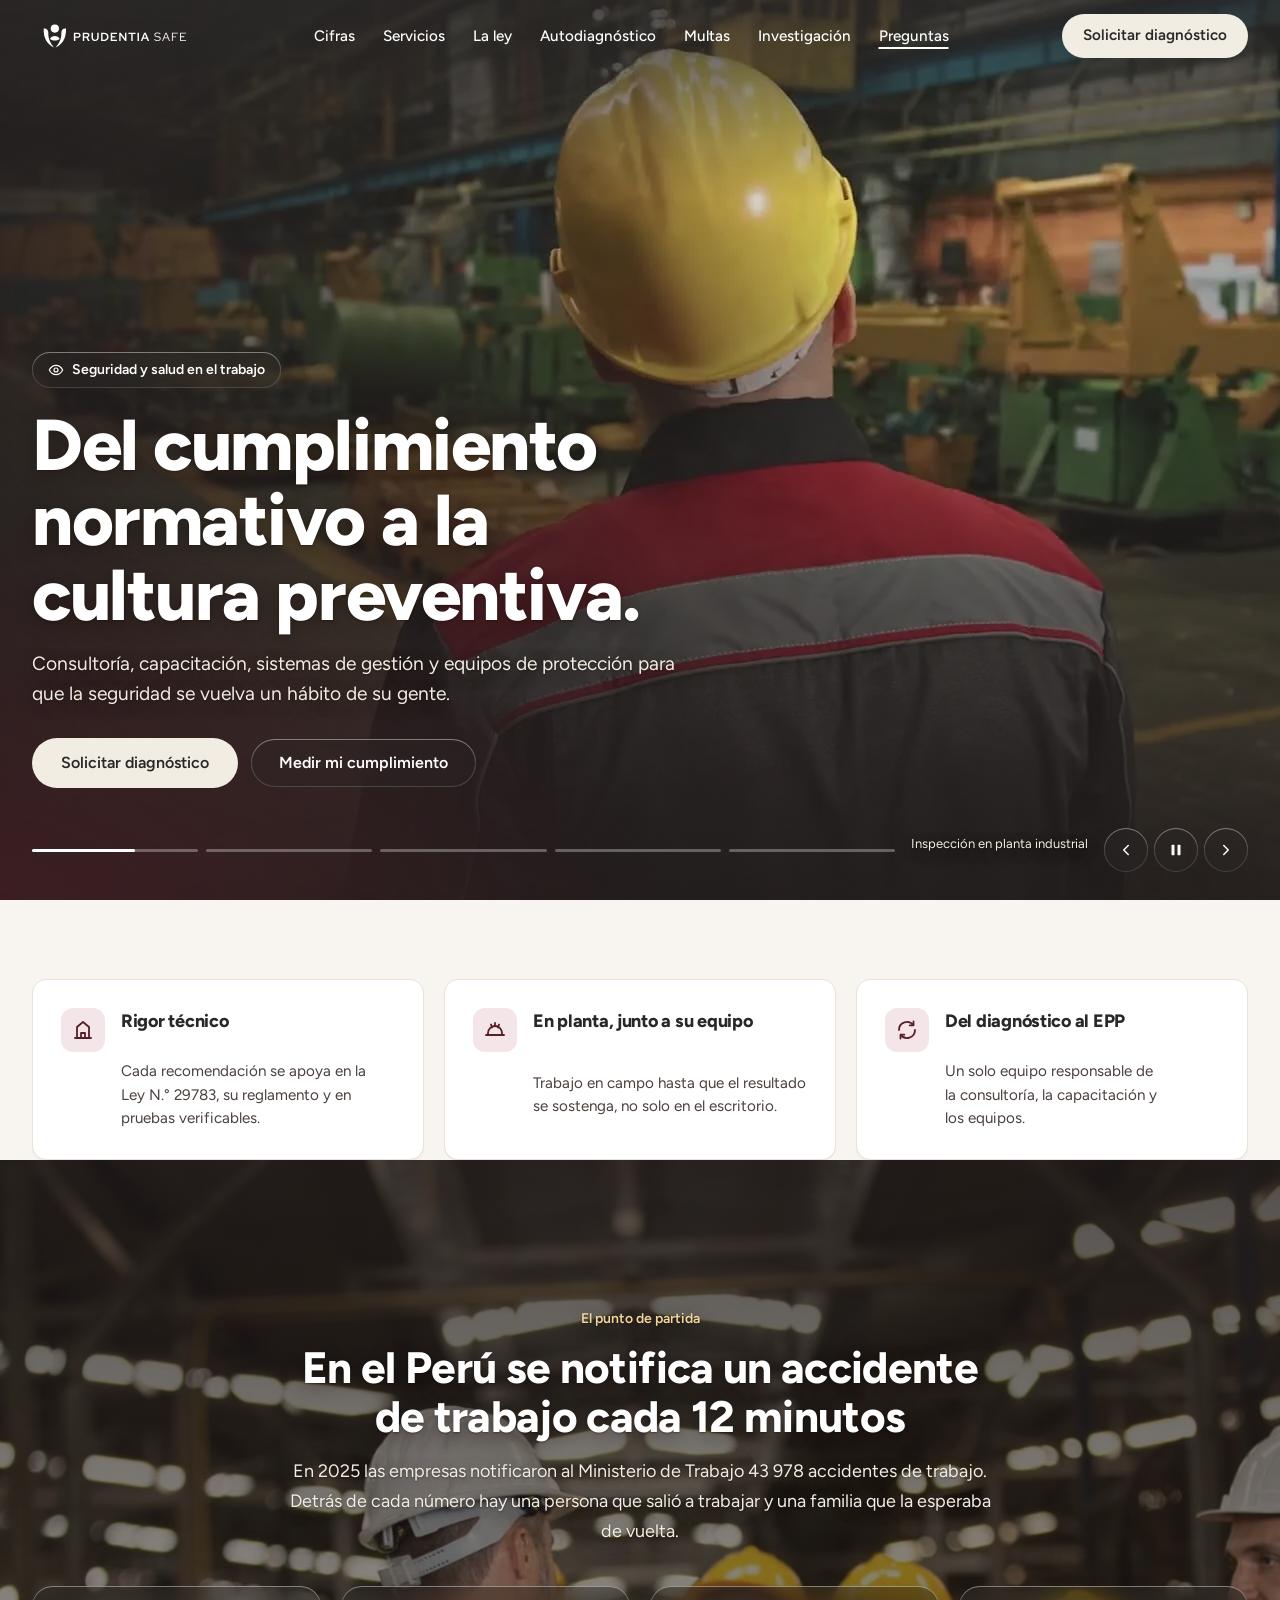
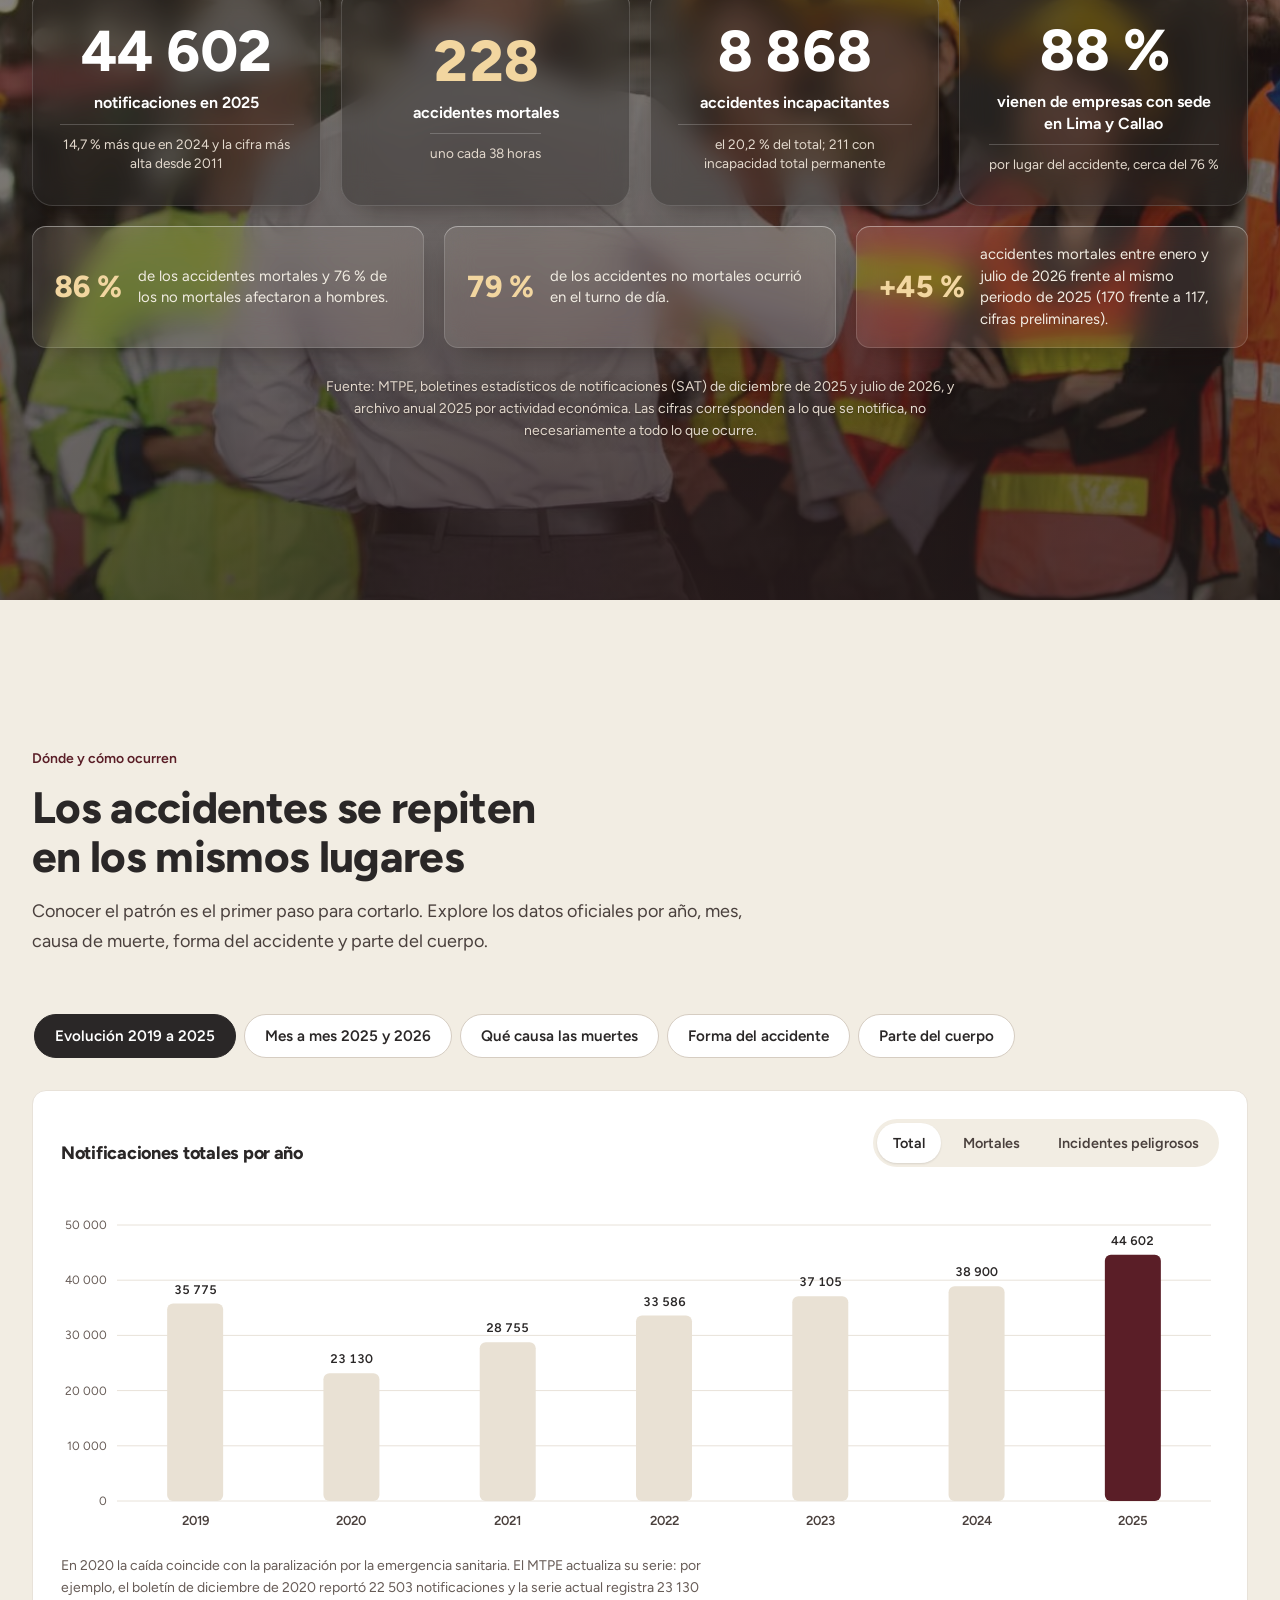
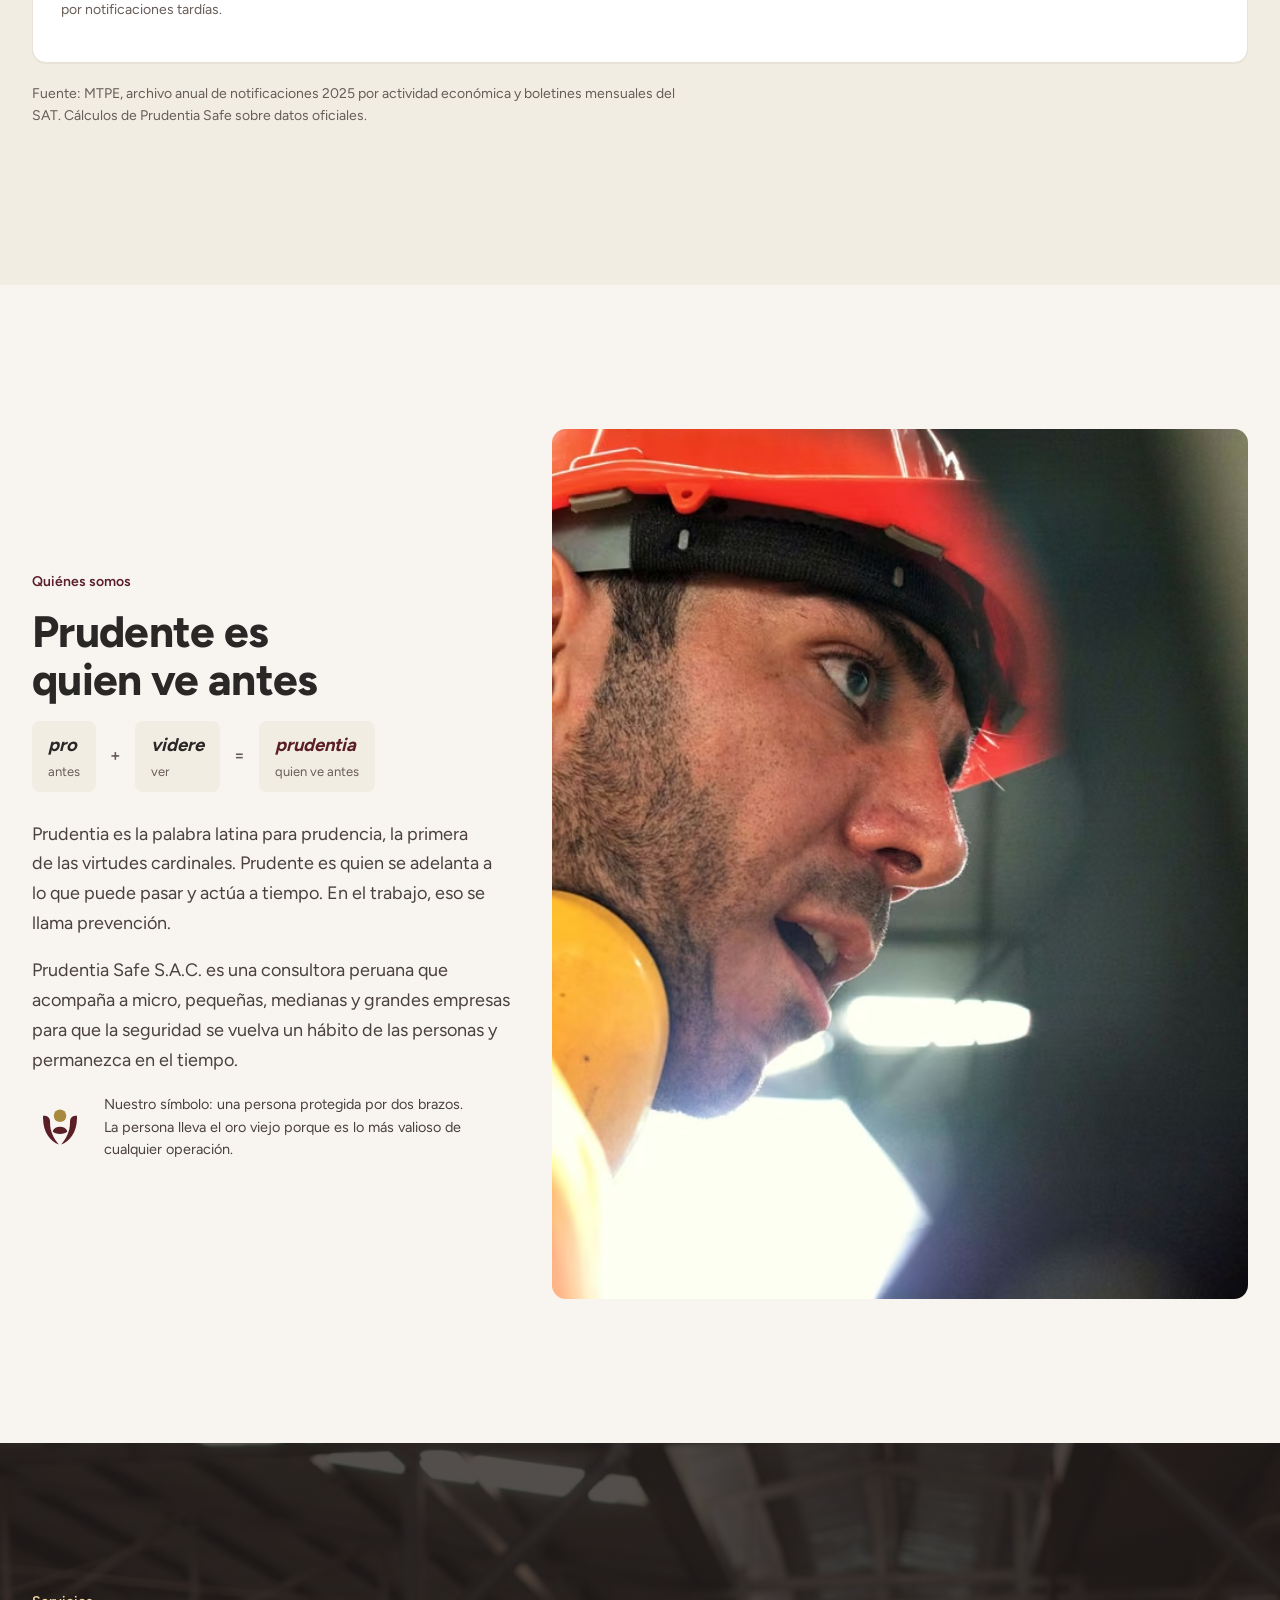
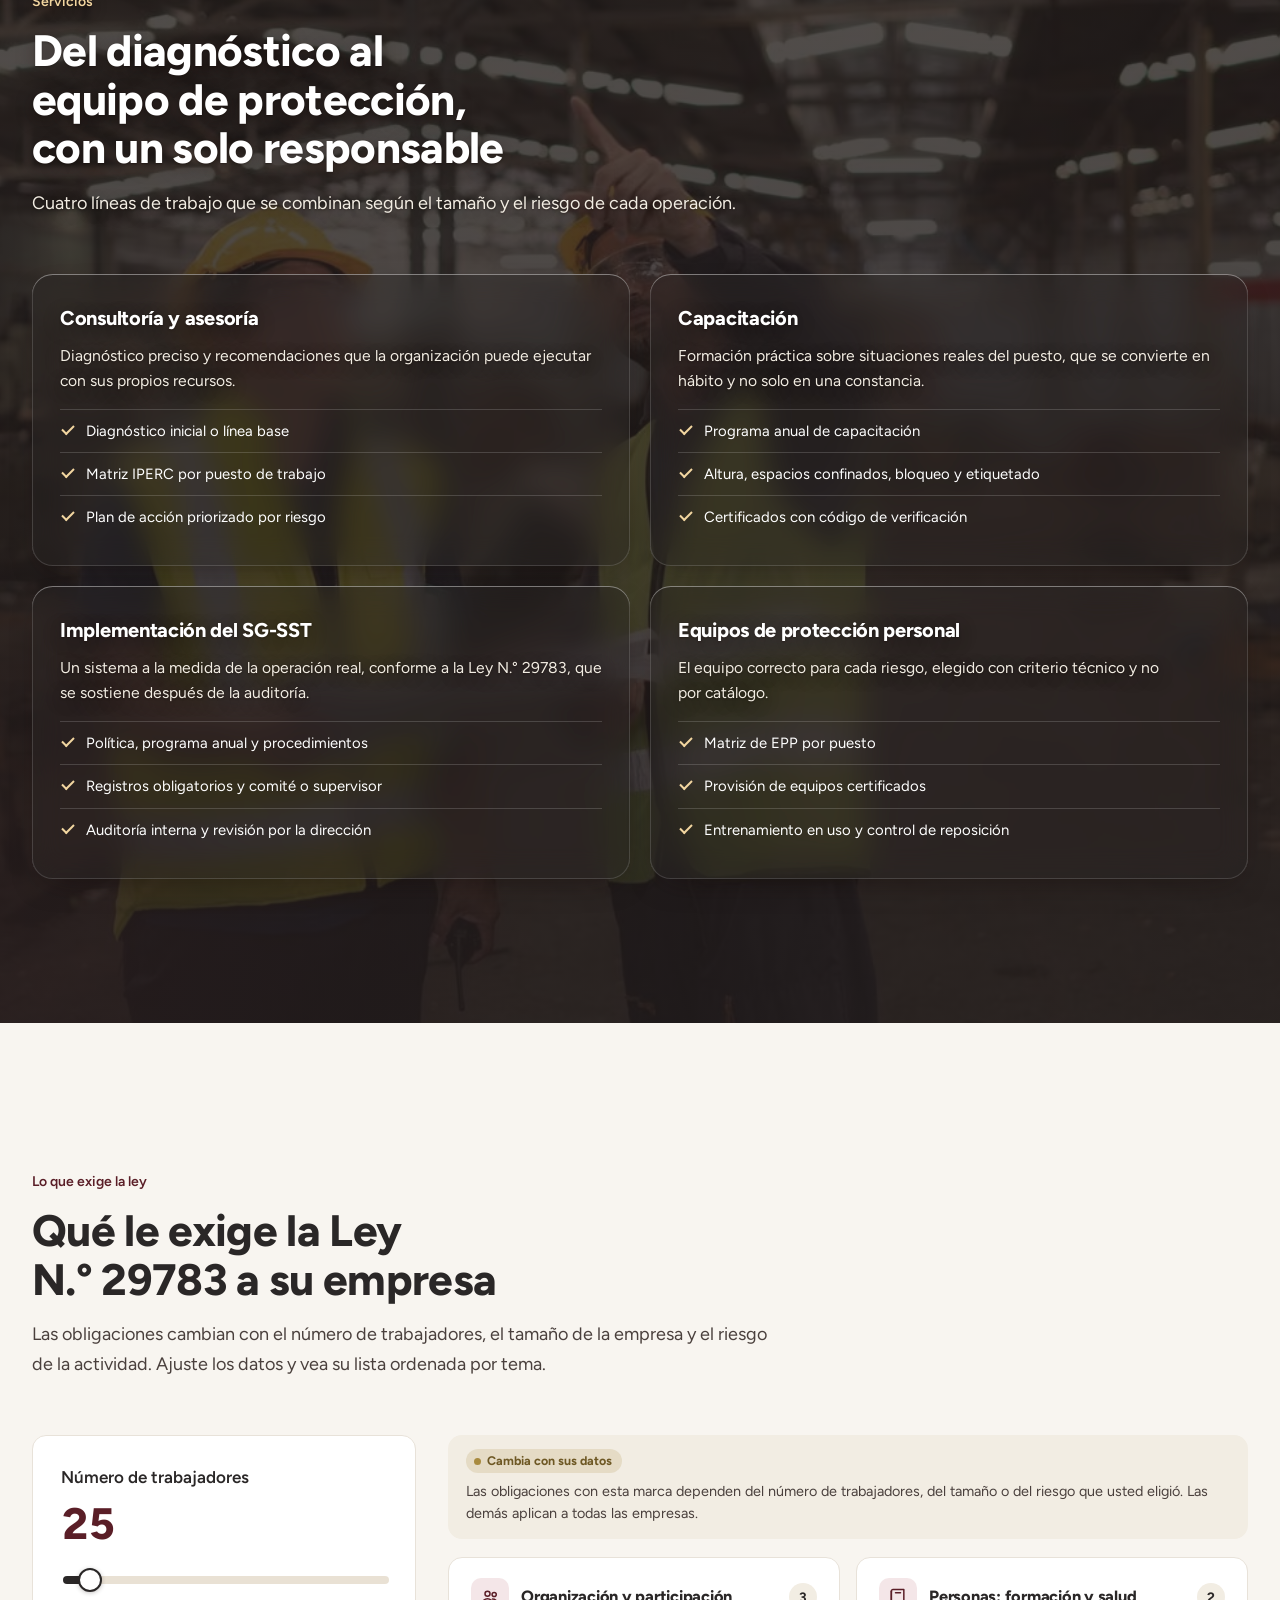
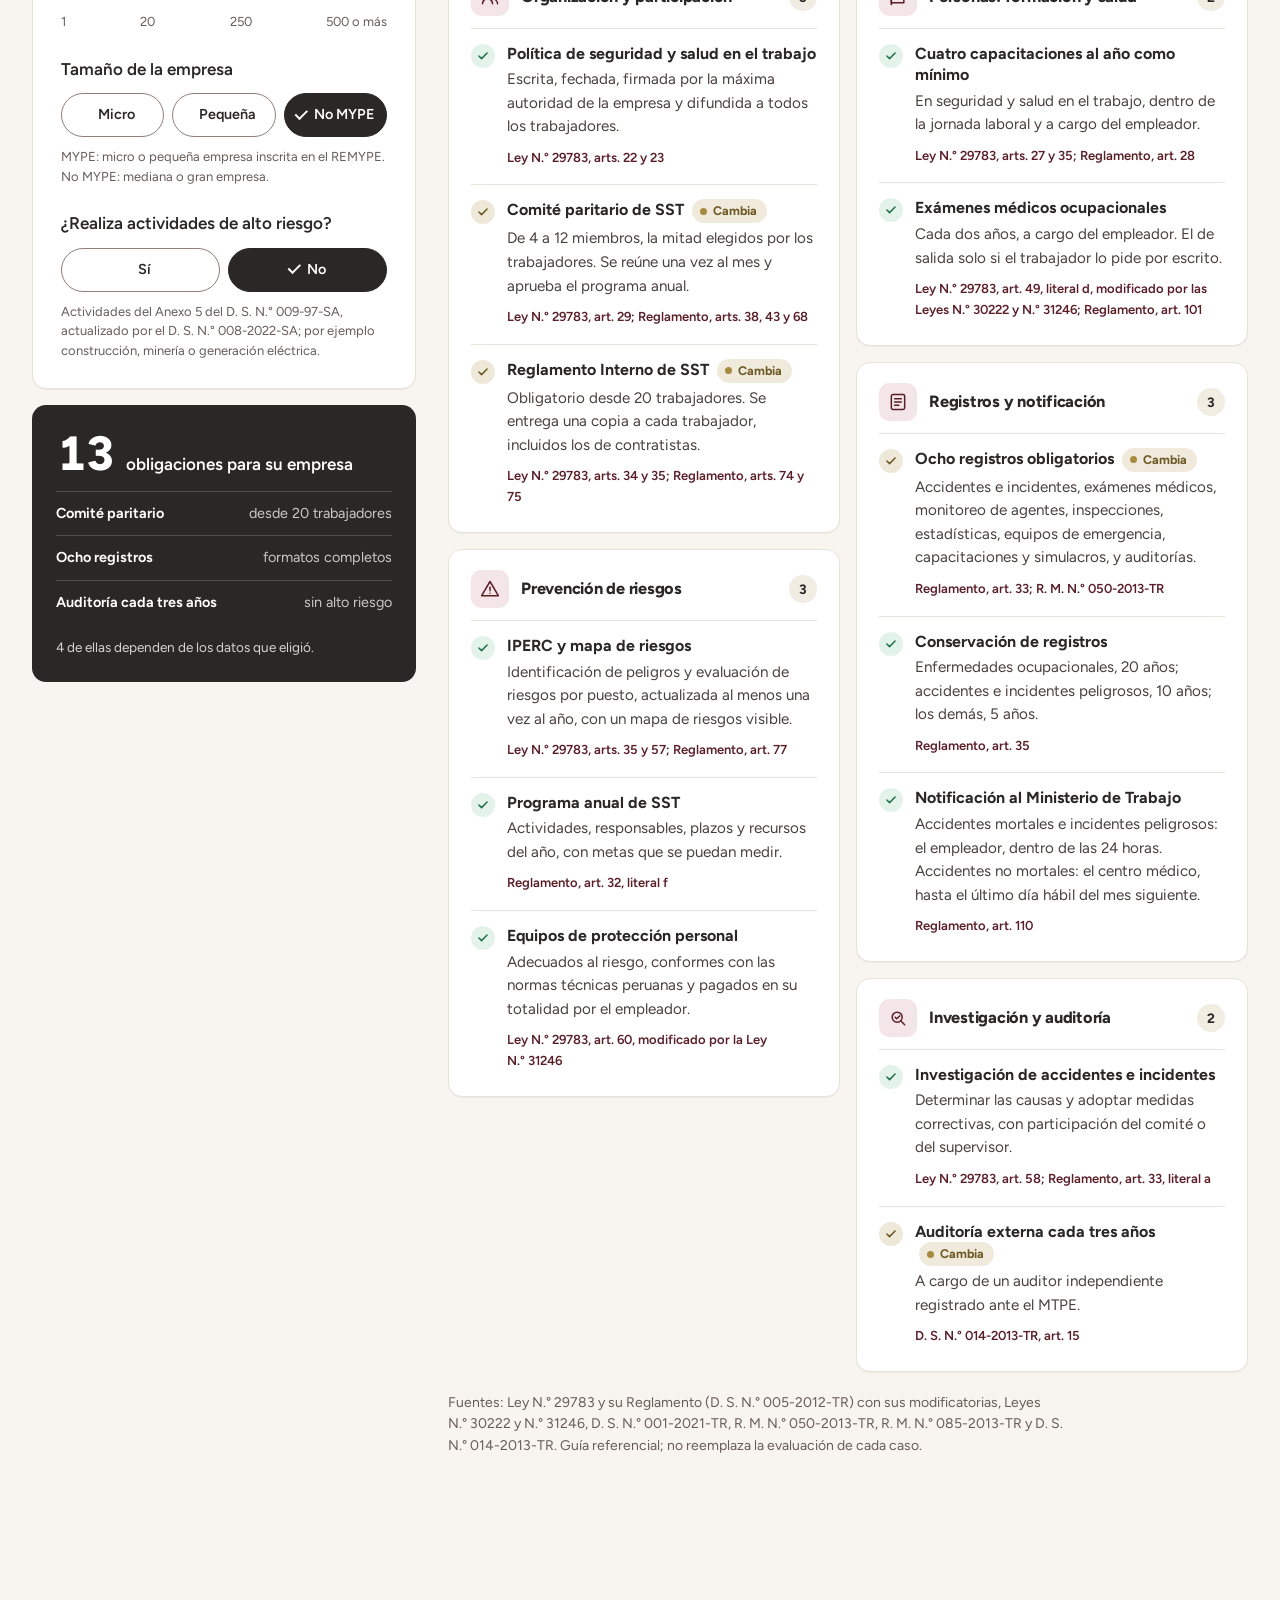
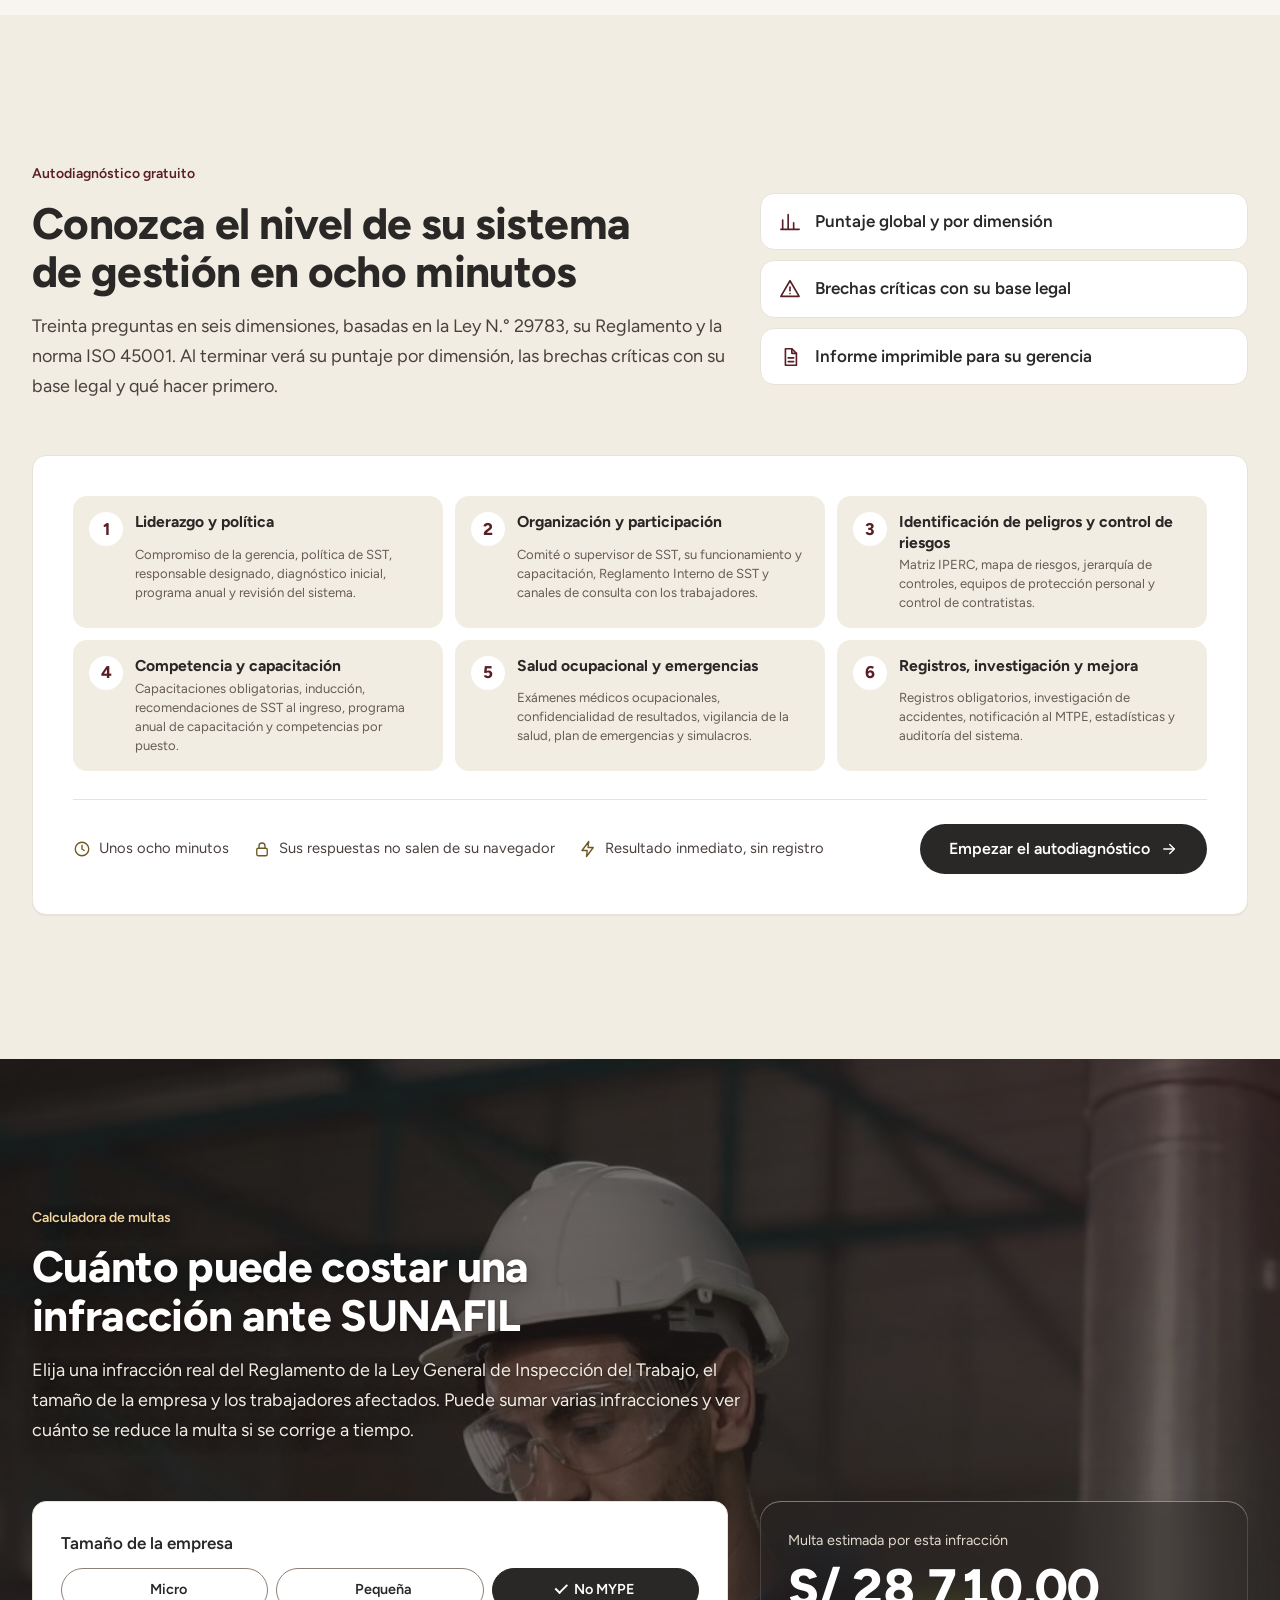
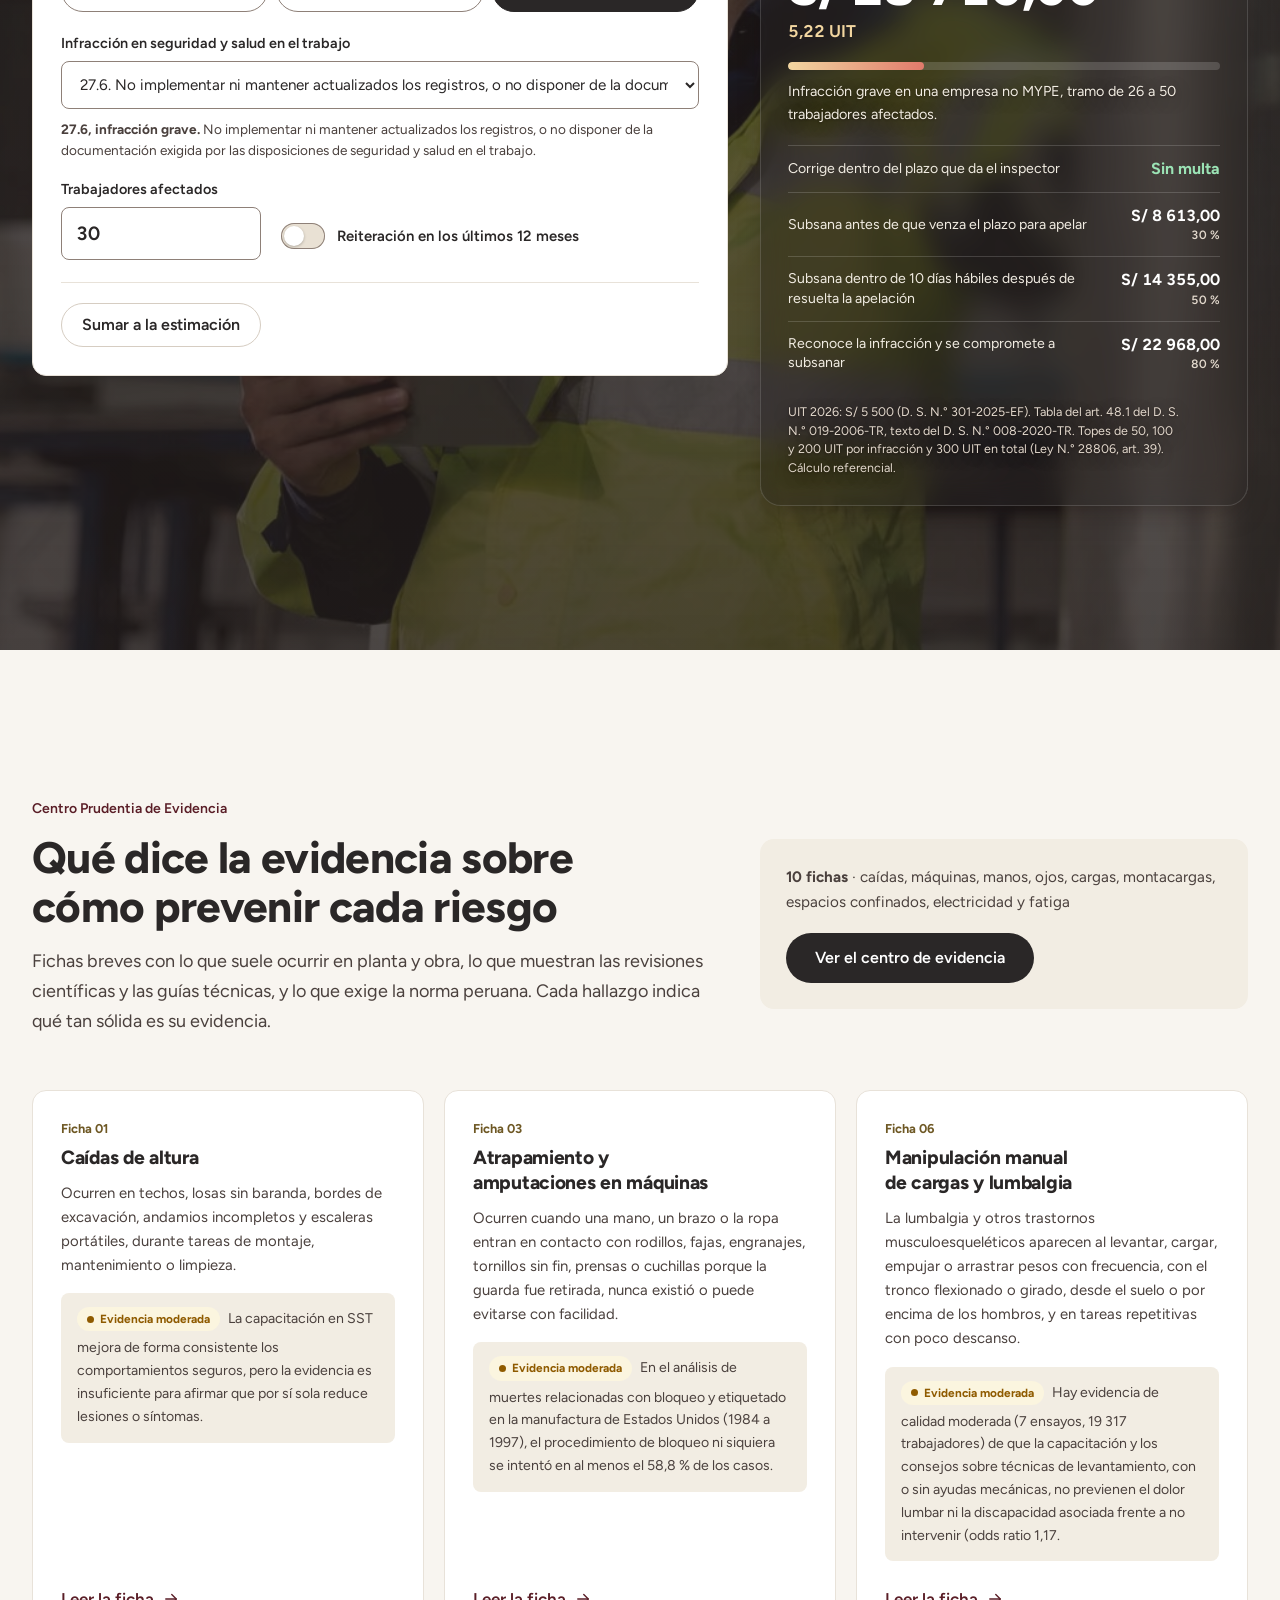
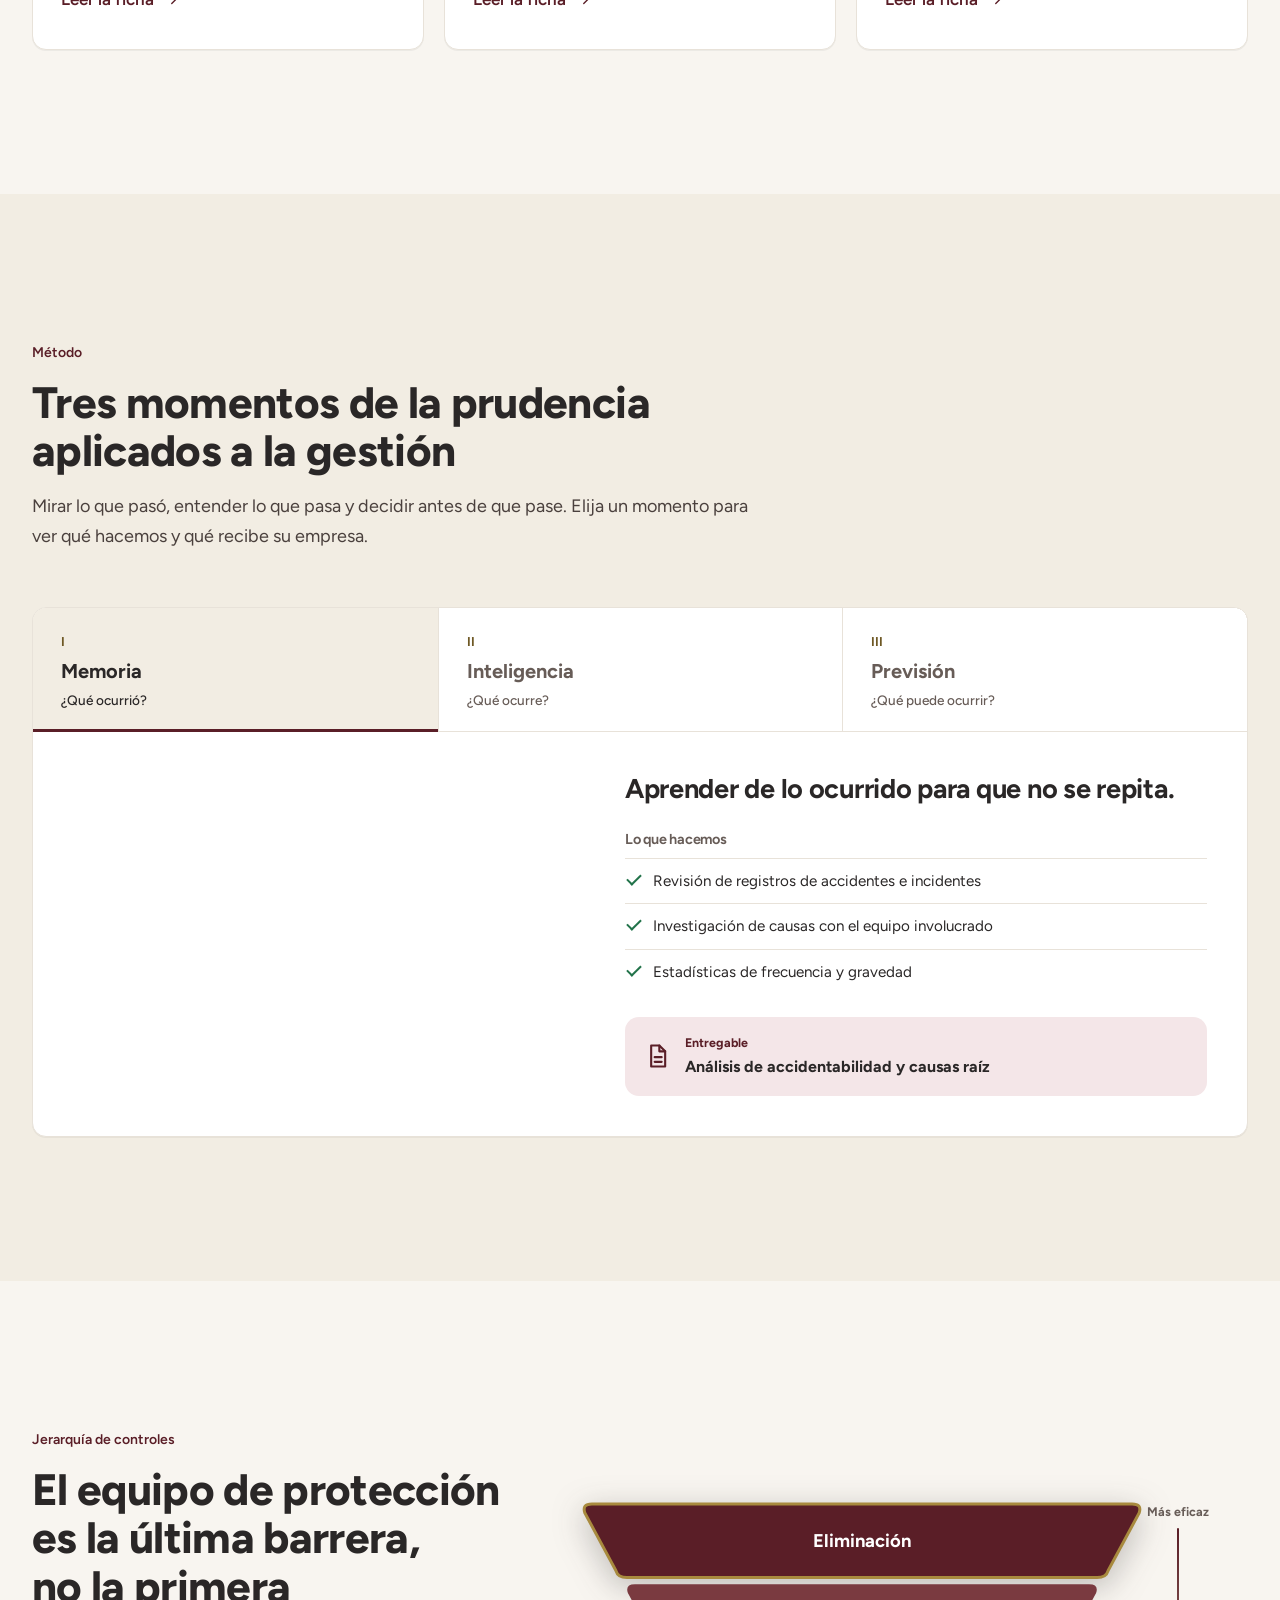
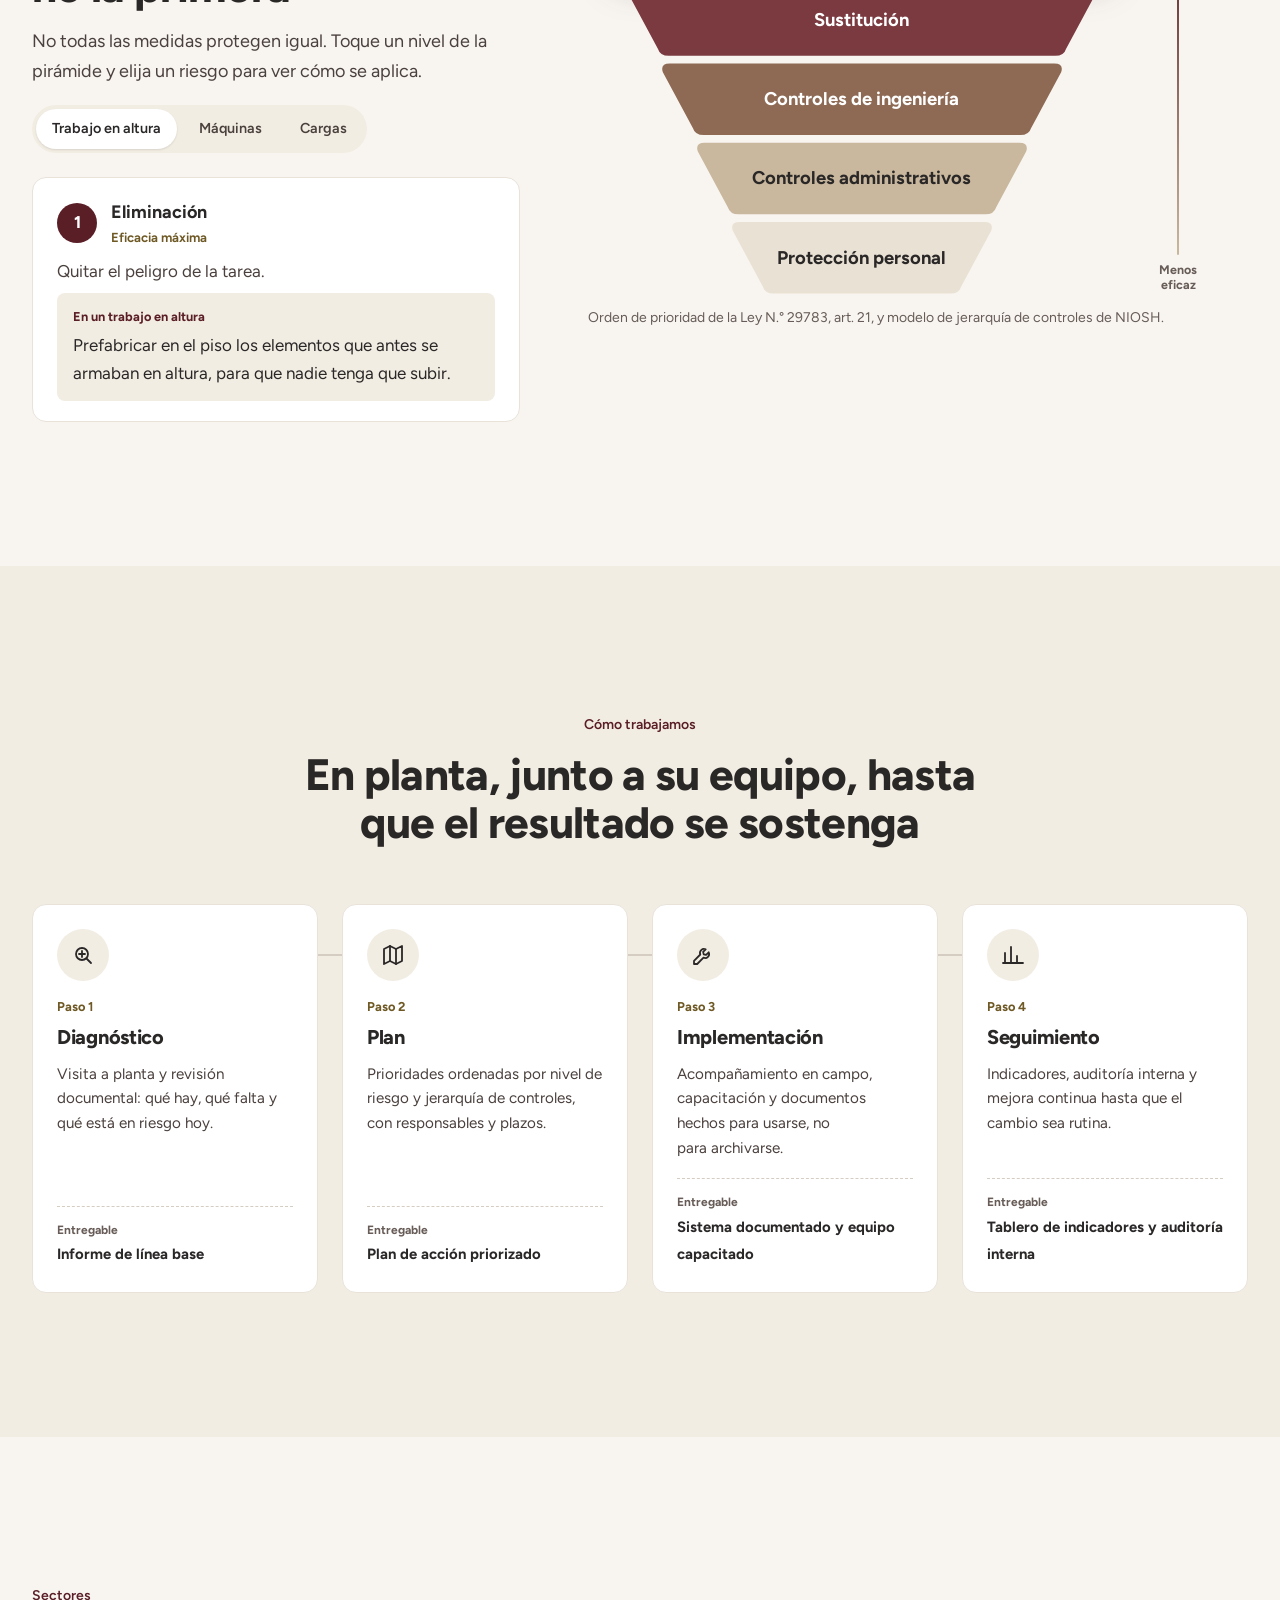
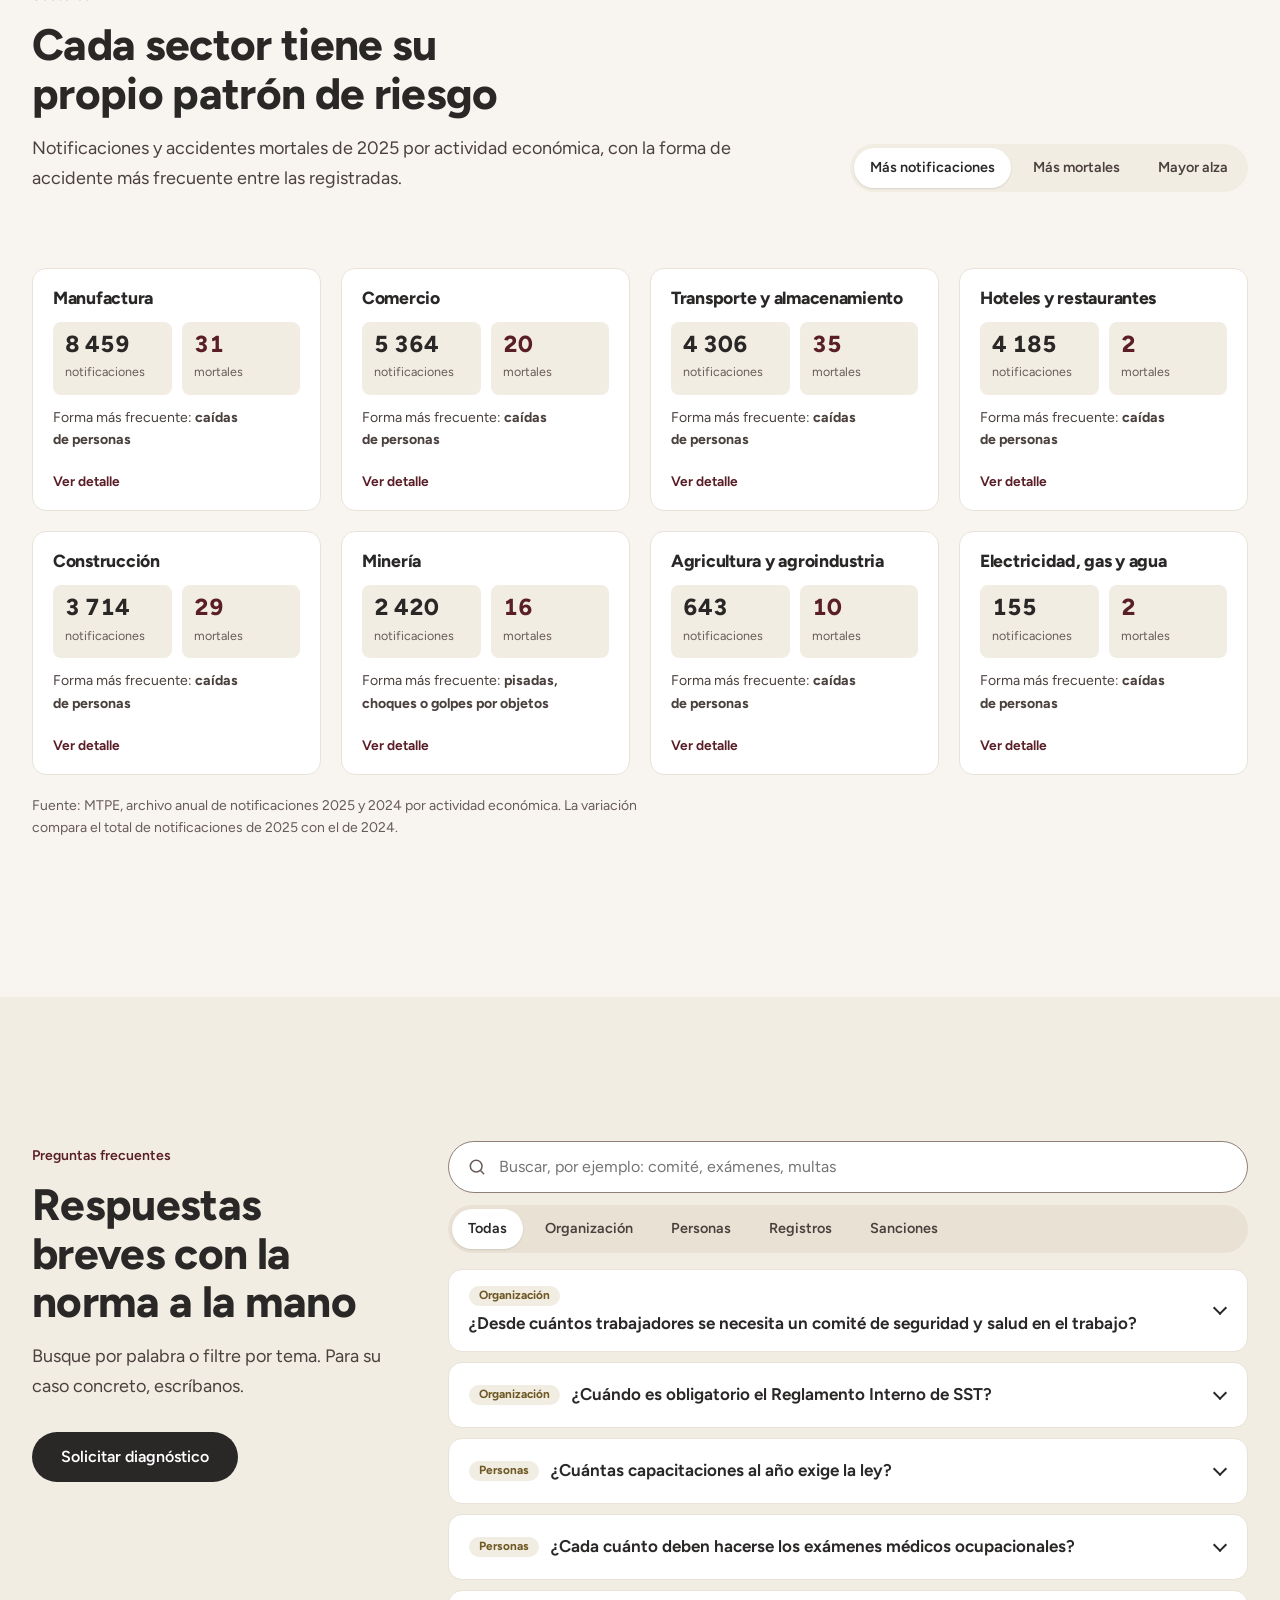
<file: index.html>
<!doctype html>
<html lang="es">
<head>
  <meta charset="utf-8">
  <meta name="viewport" content="width=device-width, initial-scale=1, viewport-fit=cover">
  <title>Prudentia Safe | Consultoría en seguridad y salud en el trabajo</title>
  <meta name="description" content="Consultora peruana de seguridad y salud en el trabajo. Consultoría, capacitación, implementación del SG-SST conforme a la Ley N.° 29783 y equipos de protección personal. Cifras del MTPE, autodiagnóstico y calculadora de multas.">
  <link rel="canonical" href="https://prudentiasafe.com/">
  <meta name="theme-color" content="#2A2727">
  <meta property="og:type" content="website">
  <meta property="og:locale" content="es_PE">
  <meta property="og:site_name" content="Prudentia Safe">
  <meta property="og:title" content="Prudentia Safe | Del cumplimiento normativo a la cultura preventiva">
  <meta property="og:description" content="Consultoría, capacitación, sistemas de gestión y equipos de protección para que la seguridad se vuelva un hábito de las personas y permanezca en el tiempo.">
  <meta property="og:url" content="https://prudentiasafe.com/">
  <meta property="og:image" content="https://prudentiasafe.com/assets/img/og-prudentia-safe.jpg">
  <meta name="twitter:card" content="summary_large_image">
  <link rel="icon" href="favicon.svg" type="image/svg+xml">
  <link rel="icon" href="favicon-32.png" sizes="32x32" type="image/png">
  <link rel="apple-touch-icon" href="apple-touch-icon.png">
  <link rel="icon" href="icono-512.png" sizes="512x512" type="image/png">
  <link rel="preload" href="assets/fonts/figtree-latin-wght-normal.woff2" as="font" type="font/woff2" crossorigin>
  <link rel="preload" as="image" href="assets/img/supervisor-1800.webp" type="image/webp">
  <link rel="stylesheet" href="assets/css/sitio.css?v=4">
  <script>(function(){try{var t=localStorage.getItem("tema");if(t==="dark"||t==="light")document.documentElement.setAttribute("data-theme",t);}catch(e){}document.documentElement.classList.add("js");})();</script>
  <script type="application/ld+json">
  {"@context":"https://schema.org","@type":"ProfessionalService","name":"Prudentia Safe S.A.C.","slogan":"Seguridad que trasciende","url":"https://prudentiasafe.com/","logo":"https://prudentiasafe.com/assets/logos/S%C3%ADmbolo%20a%20color.svg","image":"https://prudentiasafe.com/assets/img/og-prudentia-safe.jpg","email":"contacto@prudentiasafe.com","address":{"@type":"PostalAddress","addressLocality":"Lima","addressCountry":"PE"},"areaServed":"PE"}
  </script>
</head>
<body>
  <a class="salto" href="#contenido">Saltar al contenido</a>

  <header class="cab" id="cab">
    <div class="contenedor cab__in">
      <a class="cab__marca" href="#inicio" aria-label="Prudentia Safe, ir al inicio">
        <img class="logo-claro" src="assets/logos/Horizontal%20monocromo%20blanco.svg" alt="" width="720" height="200">
        <img class="logo-color" src="assets/logos/Horizontal%20a%20color.svg" alt="" width="720" height="200">
      </a>
      <nav class="cab__nav" aria-label="Navegación principal">
        <ul>
          <li><a href="#cifras">Cifras</a></li>
          <li><a href="#servicios">Servicios</a></li>
          <li><a href="#ley">La ley</a></li>
          <li><a href="#autodiagnostico">Autodiagnóstico</a></li>
          <li><a href="#multas">Multas</a></li>
          <li><a href="investigacion.html">Investigación</a></li>
          <li><a href="#preguntas">Preguntas</a></li>
        </ul>
      </nav>
      <div class="cab__acciones">
        <button class="btn btn--cab" type="button" data-abrir-hoja>Solicitar diagnóstico</button>
        <button class="cab__menu" id="abrir-menu" type="button" aria-label="Abrir el menú" aria-controls="menu" aria-expanded="false"><svg viewBox="0 0 24 24" aria-hidden="true" fill="none" stroke="currentColor" stroke-width="2" stroke-linecap="round"><path d="M4 7h16M4 12h16M4 17h16"/></svg></button>
      </div>
    </div>
  </header>

  <div class="menu" id="menu" role="dialog" aria-modal="true" aria-label="Menú" hidden>
    <button class="menu__cerrar" type="button" id="cerrar-menu" aria-label="Cerrar el menú"><svg viewBox="0 0 24 24" aria-hidden="true" fill="none" stroke="currentColor" stroke-width="2" stroke-linecap="round"><path d="M6 6l12 12M18 6 6 18"/></svg></button>
    <ul>
      <li><a href="#cifras">Cifras</a></li>
      <li><a href="#servicios">Servicios</a></li>
      <li><a href="#ley">La ley</a></li>
      <li><a href="#autodiagnostico">Autodiagnóstico</a></li>
      <li><a href="#multas">Multas</a></li>
      <li><a href="investigacion.html">Investigación</a></li>
      <li><a href="#preguntas">Preguntas</a></li>
    </ul>
    <button class="btn btn--primario btn--bloque" type="button" data-abrir-hoja>Solicitar diagnóstico</button>
  </div>

  <main id="contenido">
    <section class="portada sobre-foto" id="inicio" aria-labelledby="titular">
      <div class="diapos" id="carrusel" aria-roledescription="carrusel" aria-label="Escenas de trabajo seguro">
        <div class="diapo activa" role="group" aria-roledescription="diapositiva" aria-label="1 de 5: Inspección en planta industrial" data-rotulo="Inspección en planta industrial" style="--pos-m:50% 40%;--pos-d:55% 40%"><video muted loop playsinline preload="auto" poster="assets/img/supervisor-1800.webp" aria-label="Supervisor con casco recorre la nave de una planta industrial" data-video><source src="assets/video/supervisor.mp4" type="video/mp4"></video></div>
        <div class="diapo" role="group" aria-roledescription="diapositiva" aria-label="2 de 5: Recorrido de verificación en planta de procesos" data-rotulo="Recorrido de verificación en planta de procesos" style="--pos-m:50% 45%;--pos-d:42% 45%"><picture><source type="image/avif" srcset="assets/img/planta-1000.avif 1000w, assets/img/planta-1800.avif 1800w" sizes="100vw"><source type="image/webp" srcset="assets/img/planta-1000.webp 1000w, assets/img/planta-1800.webp 1800w" sizes="100vw"><img src="assets/img/planta-1000.jpg" width="1000" height="670" alt="Ingeniero con casco amarillo revisa un documento frente a una planta de procesos" fetchpriority="high" decoding="async"></picture></div>
        <div class="diapo" role="group" aria-roledescription="diapositiva" aria-label="3 de 5: Trabajo en altura con protección contra caídas" data-rotulo="Trabajo en altura con protección contra caídas" style="--pos-m:40% 40%;--pos-d:50% 35%"><picture><source type="image/avif" srcset="assets/img/altura-1000.avif 1000w, assets/img/altura-1800.avif 1800w" sizes="100vw"><source type="image/webp" srcset="assets/img/altura-1000.webp 1000w, assets/img/altura-1800.webp 1800w" sizes="100vw"><img src="assets/img/altura-1000.jpg" width="1000" height="667" alt="Dos trabajadores con arnés y línea de vida caminan sobre una cubierta" loading="lazy" decoding="async"></picture></div>
        <div class="diapo" role="group" aria-roledescription="diapositiva" aria-label="4 de 5: Charla de seguridad antes de iniciar la jornada" data-rotulo="Charla de seguridad antes de iniciar la jornada" style="--pos-m:55% 40%;--pos-d:50% 40%"><picture><source type="image/avif" srcset="assets/img/charla-1000.avif 1000w, assets/img/charla-1800.avif 1800w" sizes="100vw"><source type="image/webp" srcset="assets/img/charla-1000.webp 1000w, assets/img/charla-1800.webp 1800w" sizes="100vw"><img src="assets/img/charla-1000.jpg" width="1000" height="667" alt="Supervisor da una charla de seguridad a un grupo de trabajadores con casco y chaleco" loading="lazy" decoding="async"></picture></div>
        <div class="diapo" role="group" aria-roledescription="diapositiva" aria-label="5 de 5: Tránsito de equipos móviles en almacén" data-rotulo="Tránsito de equipos móviles en almacén" style="--pos-m:45% 40%;--pos-d:50% 40%"><picture><source type="image/avif" srcset="assets/img/montacargas-1000.avif 1000w, assets/img/montacargas-1800.avif 1800w" sizes="100vw"><source type="image/webp" srcset="assets/img/montacargas-1000.webp 1000w, assets/img/montacargas-1800.webp 1800w" sizes="100vw"><img src="assets/img/montacargas-1000.jpg" width="1000" height="667" alt="Operario con lentes de seguridad conduce un montacargas en un almacén" loading="lazy" decoding="async"></picture></div>
      </div>
      <div class="portada__velo" aria-hidden="true"></div>
      <div class="contenedor portada__in">
        <span class="chip vidrio"><svg viewBox="0 0 24 24" aria-hidden="true" fill="none" stroke="currentColor" stroke-width="1.8" stroke-linecap="round" stroke-linejoin="round"><path d="M2 12s3.6-7 10-7 10 7 10 7-3.6 7-10 7S2 12 2 12Z"/><circle cx="12" cy="12" r="3"/></svg>Seguridad y salud en el trabajo</span>
        <h1 id="titular">Del cumplimiento normativo a la cultura preventiva.</h1>
        <p class="portada__texto">Consultoría, capacitación, sistemas de gestión y equipos de protección para que la seguridad se vuelva un hábito de su gente.</p>
        <div class="portada__acciones">
          <button class="btn btn--primario" type="button" data-abrir-hoja>Solicitar diagnóstico</button>
          <a class="btn btn--vidrio" href="#autodiagnostico">Medir mi cumplimiento</a>
        </div>
      </div>
      <div class="carrusel-ctrl">
        <div class="contenedor">
          <div class="avances" id="avances" role="group" aria-label="Elegir escena">
            <button type="button" aria-label="Ver escena 1: Inspección en planta industrial"><span></span></button>
            <button type="button" aria-label="Ver escena 2: Recorrido de verificación en planta de procesos"><span></span></button>
            <button type="button" aria-label="Ver escena 3: Trabajo en altura con protección contra caídas"><span></span></button>
            <button type="button" aria-label="Ver escena 4: Charla de seguridad antes de iniciar la jornada"><span></span></button>
            <button type="button" aria-label="Ver escena 5: Tránsito de equipos móviles en almacén"><span></span></button>
          </div>
          <p class="rotulo" id="rotulo" aria-live="polite">Inspección en planta industrial</p>
          <div class="ctrl-btns">
            <button class="vidrio" type="button" id="anterior" aria-label="Escena anterior"><svg viewBox="0 0 24 24" aria-hidden="true" fill="none" stroke="currentColor" stroke-width="2" stroke-linecap="round" stroke-linejoin="round"><path d="m15 6-6 6 6 6"/></svg></button>
            <button class="vidrio" type="button" id="pausa" aria-label="Pausar el carrusel" aria-pressed="false"><svg viewBox="0 0 24 24" aria-hidden="true" fill="currentColor"><rect x="6" y="5" width="4" height="14" rx="1"/><rect x="14" y="5" width="4" height="14" rx="1"/></svg></button>
            <button class="vidrio" type="button" id="siguiente" aria-label="Escena siguiente"><svg viewBox="0 0 24 24" aria-hidden="true" fill="none" stroke="currentColor" stroke-width="2" stroke-linecap="round" stroke-linejoin="round"><path d="m9 6 6 6-6 6"/></svg></button>
          </div>
        </div>
      </div>
    </section>

    <section class="compromisos" aria-label="Nuestros compromisos">
      <div class="contenedor">
        <ul class="compromisos__lista">
          <li class="tarjeta revela"><span class="icono"><svg viewBox="0 0 24 24" aria-hidden="true"><path d="M4 20h16"/><path d="M6 20V9l6-5 6 5v11"/><path d="M10 20v-5h4v5"/></svg></span><h3>Rigor técnico</h3><p>Cada recomendación se apoya en la Ley N.&#8288;°&nbsp;29783, su reglamento y en pruebas verificables.</p></li>
          <li class="tarjeta revela"><span class="icono"><svg viewBox="0 0 24 24" aria-hidden="true"><path d="M3 17h18"/><path d="M5 17v-2a7 7 0 0 1 14 0v2"/><path d="M12 8V5"/><path d="M9 9.5 8 6.5"/><path d="M15 9.5l1-3"/></svg></span><h3>En planta, junto a su equipo</h3><p>Trabajo en campo hasta que el resultado se sostenga, no solo en el escritorio.</p></li>
          <li class="tarjeta revela"><span class="icono"><svg viewBox="0 0 24 24" aria-hidden="true"><path d="M20 12a8 8 0 0 1-14.3 4.9"/><path d="M4 12a8 8 0 0 1 14.3-4.9"/><path d="M18.5 3.5v3.8h-3.8"/><path d="M5.5 20.5v-3.8h3.8"/></svg></span><h3>Del diagnóstico al EPP</h3><p>Un solo equipo responsable de la consultoría, la capacitación y los equipos.</p></li>
        </ul>
      </div>
    </section>


    <section class="seccion foto-fondo foto-fondo--suave sobre-foto cifras" id="cifras" aria-labelledby="t-cifras">
      <picture><source type="image/avif" srcset="assets/img/charla-1000.avif 1000w, assets/img/charla-1800.avif 1800w" sizes="100vw"><source type="image/webp" srcset="assets/img/charla-1000.webp 1000w, assets/img/charla-1800.webp 1800w" sizes="100vw"><img src="assets/img/charla-1000.jpg" width="1000" height="667" alt="" loading="lazy" decoding="async"></picture>
      <div class="foto-fondo__velo" aria-hidden="true"></div>
      <div class="contenedor">
        <div class="cabeza-seccion cabeza-seccion--centro">
          <p class="ante">El punto de partida</p>
          <h2 class="titulo revela" id="t-cifras">En el Perú se notifica un accidente de trabajo cada 12 minutos</h2>
          <p class="bajada revela">En 2025 las empresas notificaron al Ministerio de Trabajo 43&nbsp;978 accidentes de trabajo. Detrás de cada número hay una persona que salió a trabajar y una familia que la esperaba de vuelta.</p>
        </div>
        <ul class="kpis">
          <li class="kpi vidrio revela"><strong data-contar="44602">44&nbsp;602</strong><span>notificaciones en 2025</span><small>14,7&nbsp;% más que en 2024 y la cifra más alta desde 2011</small></li>
          <li class="kpi vidrio revela"><strong class="acento" data-contar="228">228</strong><span>accidentes mortales</span><small>uno cada 38 horas</small></li>
          <li class="kpi vidrio revela"><strong data-contar="8868">8&nbsp;868</strong><span>accidentes incapacitantes</span><small>el 20,2&nbsp;% del total; 211 con incapacidad total permanente</small></li>
          <li class="kpi vidrio revela"><strong data-contar="88" data-sufijo=" %">88&nbsp;%</strong><span>vienen de empresas con sede en Lima y Callao</span><small>por lugar del accidente, cerca del 76&nbsp;%</small></li>
        </ul>
        <ul class="claves">
          <li class="vidrio revela"><b>86&nbsp;%</b><span>de los accidentes mortales y 76&nbsp;% de los no mortales afectaron a hombres.</span></li>
          <li class="vidrio revela"><b>79&nbsp;%</b><span>de los accidentes no mortales ocurrió en el turno de día.</span></li>
          <li class="vidrio revela"><b>+45&nbsp;%</b><span>accidentes mortales entre enero y julio de 2026 frente al mismo periodo de 2025 (170 frente a 117, cifras preliminares).</span></li>
        </ul>
        <p class="nota nota--centro">Fuente: MTPE, boletines estadísticos de notificaciones (SAT) de diciembre de 2025 y julio de 2026, y archivo anual 2025 por actividad económica. Las cifras corresponden a lo que se notifica, no necesariamente a todo lo que ocurre.</p>
      </div>
    </section>


    <section class="seccion seccion--2" id="datos" aria-labelledby="t-datos">
      <div class="contenedor">
        <div class="cabeza-seccion">
          <p class="ante">Dónde y cómo ocurren</p>
          <h2 class="titulo revela" id="t-datos">Los accidentes se repiten en los mismos lugares</h2>
          <p class="bajada revela">Conocer el patrón es el primer paso para cortarlo. Explore los datos oficiales por año, mes, causa de muerte, forma del accidente y parte del cuerpo.</p>
        </div>
        <div class="pestanas" role="tablist" aria-label="Vista de los datos">
          <button type="button" role="tab" id="p-anual" aria-controls="v-anual" aria-selected="true">Evolución 2019 a 2025</button>
          <button type="button" role="tab" id="p-mes" aria-controls="v-mes" aria-selected="false" tabindex="-1">Mes a mes 2025 y 2026</button>
          <button type="button" role="tab" id="p-muertes" aria-controls="v-muertes" aria-selected="false" tabindex="-1">Qué causa las muertes</button>
          <button type="button" role="tab" id="p-forma" aria-controls="v-forma" aria-selected="false" tabindex="-1">Forma del accidente</button>
          <button type="button" role="tab" id="p-cuerpo" aria-controls="v-cuerpo" aria-selected="false" tabindex="-1">Parte del cuerpo</button>
        </div>

        <div class="panel tarjeta" id="v-anual" role="tabpanel" aria-labelledby="p-anual">
          <div class="grafico__cab">
            <h3 id="grafico-titulo">Notificaciones totales por año</h3>
            <div class="pastillas" role="group" aria-label="Serie del gráfico">
              <button type="button" aria-pressed="true" data-serie="total">Total</button>
              <button type="button" aria-pressed="false" data-serie="mortales">Mortales</button>
              <button type="button" aria-pressed="false" data-serie="incidentes">Incidentes peligrosos</button>
            </div>
          </div>
          <div class="grafico__lienzo" id="grafico"></div>
          <p class="nota">En 2020 la caída coincide con la paralización por la emergencia sanitaria. El MTPE actualiza su serie: por ejemplo, el boletín de diciembre de 2020 reportó 22&nbsp;503 notificaciones y la serie actual registra 23&nbsp;130 por notificaciones tardías.</p>
        </div>

        <div class="panel tarjeta" id="v-mes" role="tabpanel" aria-labelledby="p-mes" hidden>
          <div class="grafico__cab">
            <h3 id="mes-titulo">Notificaciones por mes</h3>
            <div class="pastillas" role="group" aria-label="Serie mensual">
              <button type="button" aria-pressed="true" data-mserie="total">Total</button>
              <button type="button" aria-pressed="false" data-mserie="mortales">Mortales</button>
            </div>
          </div>
          <div class="leyenda" aria-hidden="true"><span class="l-2025">2025</span><span class="l-2026">2026 (enero a julio, preliminar)</span></div>
          <div class="grafico__lienzo" id="grafico-mes"></div>
          <p class="nota">El pico de 2025 fue octubre, con 4&nbsp;101 notificaciones y 28 accidentes mortales. De enero a julio de 2026 se notificaron 27&nbsp;390 casos, 7&nbsp;% más que en el mismo periodo de 2025. El último boletín publicado es el de julio de 2026.</p>
        </div>

        <div class="panel tarjeta" id="v-muertes" role="tabpanel" aria-labelledby="p-muertes" hidden>
          <div class="panel__dos">
            <div>
              <h3 class="panel__t">228 accidentes mortales en 2025, según la forma del accidente</h3>
              <ol class="barras" id="barras-muertes"></ol>
              <p class="nota">Porcentajes sobre los 142 mortales con forma registrada; otros 86 no tienen forma clasificada.</p>
            </div>
            <div class="destacado">
              <strong>45 de 60</strong>
              <p>muertes por caídas de personas fueron caídas a distinto nivel, desde altura o en profundidad.</p>
              <strong>54</strong>
              <p>muertes tuvieron como agente a medios de transporte y de manutención, el agente identificado más frecuente.</p>
              <strong>52 de 228</strong>
              <p>accidentes mortales ocurrieron en Lima Metropolitana: la mayoría ocurre fuera de la capital.</p>
            </div>
          </div>
        </div>

        <div class="panel tarjeta" id="v-forma" role="tabpanel" aria-labelledby="p-forma" hidden>
          <div class="panel__dos">
            <div>
              <h3 class="panel__t">Accidentes no mortales de 2025 según la forma del accidente</h3>
              <ol class="barras" id="barras-forma"></ol>
            </div>
            <figure>
              <div class="foto-redonda"><picture><source type="image/avif" srcset="assets/img/altura-1000.avif 1000w, assets/img/altura-1800.avif 1800w" sizes="(min-width: 1024px) 40vw, 100vw"><source type="image/webp" srcset="assets/img/altura-1000.webp 1000w, assets/img/altura-1800.webp 1800w" sizes="(min-width: 1024px) 40vw, 100vw"><img src="assets/img/altura-1000.jpg" width="1000" height="667" alt="Dos trabajadores con arnés y línea de vida caminan sobre una cubierta" loading="lazy" decoding="async"></picture></div>
              <figcaption>Las caídas de personas encabezan la lista: casi un tercio de los accidentes no mortales con forma registrada. De ellas, 2&nbsp;677 fueron caídas a distinto nivel y 5&nbsp;096 al mismo nivel.</figcaption>
            </figure>
          </div>
          <p class="nota">Porcentajes sobre los 24&nbsp;594 accidentes no mortales con forma registrada en 2025. Otros 19&nbsp;156 (43,8&nbsp;%) figuran sin clasificar por falta de datos.</p>
        </div>

        <div class="panel tarjeta" id="v-cuerpo" role="tabpanel" aria-labelledby="p-cuerpo" hidden>
          <div class="cuerpo">
            <div class="figura" id="figura">
              <picture><source type="image/avif" srcset="assets/img/cuerpo.avif"><source type="image/webp" srcset="assets/img/cuerpo.webp"><img src="assets/img/cuerpo.jpg" width="660" height="1574" alt="Trabajador de pie con casco, chaleco reflectivo y guantes, visto de frente" loading="lazy"></picture>
            </div>
            <div class="cuerpo__panel" id="cuerpo-panel" aria-live="polite"></div>
            <div class="cuerpo__lista" id="cuerpo-lista" role="group" aria-label="Partes del cuerpo"></div>
          </div>
          <p class="nota">Porcentajes sobre los 43&nbsp;750 accidentes no mortales de 2025. La categoría oficial de cabeza incluye ubicaciones múltiples en la cabeza; las lesiones en varias partes del cuerpo suman 6,8&nbsp;% y no se muestran en la figura.</p>
        </div>
        <p class="nota" style="margin-top:20px">Fuente: MTPE, archivo anual de notificaciones 2025 por actividad económica y boletines mensuales del SAT. Cálculos de Prudentia Safe sobre datos oficiales.</p>
      </div>
    </section>

    <section class="seccion" id="nosotros" aria-labelledby="t-nosotros">
      <div class="contenedor rejilla rejilla--centro">
        <div class="r-5">
          <p class="ante">Quiénes somos</p>
          <h2 class="titulo revela" id="t-nosotros">Prudente es quien ve antes</h2>
          <div class="etimo revela" aria-label="Prudentia viene de pro, antes, y videre, ver">
            <span><b>pro</b><small>antes</small></span><i>+</i><span><b>videre</b><small>ver</small></span><i>=</i><span class="igual"><b>prudentia</b><small>quien ve antes</small></span>
          </div>
          <p class="bajada revela">Prudentia es la palabra latina para prudencia, la primera de las virtudes cardinales. Prudente es quien se adelanta a lo que puede pasar y actúa a tiempo. En el trabajo, eso se llama prevención.</p>
          <p class="bajada revela">Prudentia Safe S.A.C. es una consultora peruana que acompaña a micro, pequeñas, medianas y grandes empresas para que la seguridad se vuelva un hábito de las personas y permanezca en el tiempo.</p>
          <div class="marca-simbolo revela">
            <img src="assets/logos/S%C3%ADmbolo%20a%20color.svg" alt="" width="158" height="160" loading="lazy">
            <p>Nuestro símbolo: una persona protegida por dos brazos. La persona lleva el oro viejo porque es lo más valioso de cualquier operación.</p>
          </div>
        </div>
        <div class="r-7">
          <div class="foto-alta revela"><picture><source type="image/avif" srcset="assets/img/mirada-1000.avif 1000w, assets/img/mirada-1800.avif 1800w" sizes="(min-width: 1024px) 55vw, 100vw"><source type="image/webp" srcset="assets/img/mirada-1000.webp 1000w, assets/img/mirada-1800.webp 1800w" sizes="(min-width: 1024px) 55vw, 100vw"><img src="assets/img/mirada-1000.jpg" width="1000" height="750" alt="Trabajador con casco rojo y protectores auditivos observa con atención su área de trabajo" loading="lazy" decoding="async"></picture></div>
        </div>
      </div>
    </section>

    <section class="seccion foto-fondo sobre-foto" id="servicios" aria-labelledby="t-servicios">
      <picture><source type="image/avif" srcset="assets/img/recorrido-1000.avif 1000w, assets/img/recorrido-1800.avif 1800w" sizes="100vw"><source type="image/webp" srcset="assets/img/recorrido-1000.webp 1000w, assets/img/recorrido-1800.webp 1800w" sizes="100vw"><img src="assets/img/recorrido-1000.jpg" width="1000" height="635" alt="" loading="lazy" decoding="async"></picture>
      <div class="foto-fondo__velo" aria-hidden="true"></div>
      <div class="contenedor">
        <div class="cabeza-seccion">
          <p class="ante">Servicios</p>
          <h2 class="titulo revela" id="t-servicios">Del diagnóstico al equipo de protección, con un solo responsable</h2>
          <p class="bajada revela">Cuatro líneas de trabajo que se combinan según el tamaño y el riesgo de cada operación.</p>
        </div>
        <div class="modulos">
          <article class="modulo vidrio revela"><h3>Consultoría y asesoría</h3><p>Diagnóstico preciso y recomendaciones que la organización puede ejecutar con sus propios recursos.</p><ul><li>Diagnóstico inicial o línea base</li><li>Matriz IPERC por puesto de trabajo</li><li>Plan de acción priorizado por riesgo</li></ul></article>
          <article class="modulo vidrio revela"><h3>Capacitación</h3><p>Formación práctica sobre situaciones reales del puesto, que se convierte en hábito y no solo en una constancia.</p><ul><li>Programa anual de capacitación</li><li>Altura, espacios confinados, bloqueo y etiquetado</li><li>Certificados con código de verificación</li></ul></article>
          <article class="modulo vidrio revela"><h3>Implementación del SG-SST</h3><p>Un sistema a la medida de la operación real, conforme a la Ley N.&#8288;°&nbsp;29783, que se sostiene después de la auditoría.</p><ul><li>Política, programa anual y procedimientos</li><li>Registros obligatorios y comité o supervisor</li><li>Auditoría interna y revisión por la dirección</li></ul></article>
          <article class="modulo vidrio revela"><h3>Equipos de protección personal</h3><p>El equipo correcto para cada riesgo, elegido con criterio técnico y no por catálogo.</p><ul><li>Matriz de EPP por puesto</li><li>Provisión de equipos certificados</li><li>Entrenamiento en uso y control de reposición</li></ul></article>
        </div>
      </div>
    </section>


    <section class="seccion" id="ley" aria-labelledby="t-ley">
      <div class="contenedor">
        <div class="cabeza-seccion">
          <p class="ante">Lo que exige la ley</p>
          <h2 class="titulo revela" id="t-ley">Qué le exige la Ley N.&#8288;°&nbsp;29783 a su empresa</h2>
          <p class="bajada revela">Las obligaciones cambian con el número de trabajadores, el tamaño de la empresa y el riesgo de la actividad. Ajuste los datos y vea su lista ordenada por tema.</p>
        </div>
        <div class="rejilla">
          <div class="r-4 ley__lado">
            <form class="tarjeta mandos" id="ley-form" onsubmit="return false" aria-label="Datos de su empresa">
              <div class="mando">
                <label for="ley-n">Número de trabajadores</label>
                <output id="ley-n-v" for="ley-n" class="tnum">25</output>
                <input type="range" id="ley-n" min="1" max="500" value="25" step="1">
                <div class="escala" aria-hidden="true"><span>1</span><span>20</span><span>250</span><span>500 o más</span></div>
              </div>
              <fieldset class="mando">
                <legend>Tamaño de la empresa</legend>
                <div class="chips">
                  <label><input type="radio" name="ley-t" value="micro"><span>Micro</span></label>
                  <label><input type="radio" name="ley-t" value="pequena"><span>Pequeña</span></label>
                  <label><input type="radio" name="ley-t" value="nomype" checked><span>No MYPE</span></label>
                </div>
                <p class="ayuda">MYPE: micro o pequeña empresa inscrita en el REMYPE. No MYPE: mediana o gran empresa.</p>
              </fieldset>
              <fieldset class="mando">
                <legend>¿Realiza actividades de alto riesgo?</legend>
                <div class="chips">
                  <label><input type="radio" name="ley-r" value="si"><span>Sí</span></label>
                  <label><input type="radio" name="ley-r" value="no" checked><span>No</span></label>
                </div>
                <p class="ayuda">Actividades del Anexo 5 del D. S. N.&#8288;°&nbsp;009-97-SA, actualizado por el D. S. N.&#8288;°&nbsp;008-2022-SA; por ejemplo construcción, minería o generación eléctrica.</p>
              </fieldset>
            </form>
            <div class="resumen-ley" id="resumen-ley" aria-live="polite"></div>
          </div>
          <div class="r-8">
            <div class="leyenda-ley"><span class="marca-cambia">Cambia con sus datos</span> Las obligaciones con esta marca dependen del número de trabajadores, del tamaño o del riesgo que usted eligió. Las demás aplican a todas las empresas.</div>
            <div class="grupos-ley" id="obligaciones" aria-live="polite"></div>
            <p class="nota" style="margin-top:20px">Fuentes: Ley N.&#8288;°&nbsp;29783 y su Reglamento (D. S. N.&#8288;°&nbsp;005-2012-TR) con sus modificatorias, Leyes N.&#8288;°&nbsp;30222 y N.&#8288;°&nbsp;31246, D. S. N.&#8288;°&nbsp;001-2021-TR, R. M. N.&#8288;°&nbsp;050-2013-TR, R. M. N.&#8288;°&nbsp;085-2013-TR y D. S. N.&#8288;°&nbsp;014-2013-TR. Guía referencial; no reemplaza la evaluación de cada caso.</p>
          </div>
        </div>
      </div>
    </section>


    <section class="seccion seccion--2" id="autodiagnostico" aria-labelledby="t-auto">
      <div class="contenedor">
        <div class="rejilla rejilla--centro auto__cab">
          <div class="r-7">
            <p class="ante">Autodiagnóstico gratuito</p>
            <h2 class="titulo revela" id="t-auto">Conozca el nivel de su sistema de gestión en ocho minutos</h2>
            <p class="bajada revela">Treinta preguntas en seis dimensiones, basadas en la Ley N.&#8288;°&nbsp;29783, su Reglamento y la norma ISO 45001. Al terminar verá su puntaje por dimensión, las brechas críticas con su base legal y qué hacer primero.</p>
          </div>
          <ul class="r-5 auto__beneficios revela">
            <li><svg viewBox="0 0 24 24" aria-hidden="true" fill="none" stroke="currentColor" stroke-width="1.8" stroke-linecap="round" stroke-linejoin="round"><path d="M4 20V10M10 20V4M16 20v-7M22 20H2"/></svg><span>Puntaje global y por dimensión</span></li>
            <li><svg viewBox="0 0 24 24" aria-hidden="true" fill="none" stroke="currentColor" stroke-width="1.8" stroke-linecap="round" stroke-linejoin="round"><path d="M12 3 2 20h20z"/><path d="M12 10v4"/><path d="M12 17h.01"/></svg><span>Brechas críticas con su base legal</span></li>
            <li><svg viewBox="0 0 24 24" aria-hidden="true" fill="none" stroke="currentColor" stroke-width="1.8" stroke-linecap="round" stroke-linejoin="round"><path d="M7 3h7l5 5v13H7z"/><path d="M14 3v5h5"/><path d="M10 13h6M10 17h6"/></svg><span>Informe imprimible para su gerencia</span></li>
          </ul>
        </div>
        <div class="tarjeta auto" id="auto" aria-live="polite"></div>
      </div>
    </section>


    <section class="seccion foto-fondo sobre-foto multas" id="multas" aria-labelledby="t-calc">
      <picture><source type="image/avif" srcset="assets/img/inspeccion-1000.avif 1000w, assets/img/inspeccion-1800.avif 1800w" sizes="100vw"><source type="image/webp" srcset="assets/img/inspeccion-1000.webp 1000w, assets/img/inspeccion-1800.webp 1800w" sizes="100vw"><img src="assets/img/inspeccion-1000.jpg" width="1000" height="667" alt="" loading="lazy" decoding="async"></picture>
      <div class="foto-fondo__velo" aria-hidden="true"></div>
      <div class="contenedor">
        <div class="cabeza-seccion">
          <p class="ante">Calculadora de multas</p>
          <h2 class="titulo revela" id="t-calc">Cuánto puede costar una infracción ante SUNAFIL</h2>
          <p class="bajada revela">Elija una infracción real del Reglamento de la Ley General de Inspección del Trabajo, el tamaño de la empresa y los trabajadores afectados. Puede sumar varias infracciones y ver cuánto se reduce la multa si se corrige a tiempo.</p>
        </div>
        <div class="rejilla calc-rejilla">
          <form class="r-7 tarjeta calc" id="calc-form" onsubmit="return false" aria-label="Calculadora de multas">
            <fieldset>
              <legend>Tamaño de la empresa</legend>
              <div class="chips">
                <label><input type="radio" name="c-t" value="micro"><span>Micro</span></label>
                <label><input type="radio" name="c-t" value="pequena"><span>Pequeña</span></label>
                <label><input type="radio" name="c-t" value="nomype" checked><span>No MYPE</span></label>
              </div>
            </fieldset>
            <div class="campo">
              <label for="c-inf">Infracción en seguridad y salud en el trabajo</label>
              <select id="c-inf"></select>
              <p class="ayuda" id="c-inf-texto"></p>
            </div>
            <div class="calc__fila">
              <div class="campo">
                <label for="c-n" id="c-n-et">Trabajadores afectados</label>
                <input type="number" id="c-n" min="1" max="20000" value="30" inputmode="numeric">
              </div>
              <label class="interruptor"><input type="checkbox" id="c-rei"><span></span>Reiteración en los últimos 12 meses</label>
            </div>
            <p class="aviso" id="c-aviso" hidden></p>
            <div class="calc__acciones">
              <button class="btn btn--secundario" type="button" id="c-agregar">Sumar a la estimación</button>
              <span class="nota" id="c-lista-n"></span>
            </div>
            <ol class="lista-multas" id="c-lista"></ol>
          </form>
          <div class="r-5 vidrio resultado-calc" aria-live="polite">
            <span class="rc__k">Multa estimada por esta infracción</span>
            <strong id="calc-soles" class="tnum">S/ 0</strong>
            <span id="calc-uit" class="tnum rc__uit">0 UIT</span>
            <div class="medidor" aria-hidden="true"><span id="calc-barra"></span></div>
            <p id="calc-tramo" class="rc__tramo"></p>
            <ul class="escenarios" id="escenarios"></ul>
            <div class="rc__total" id="calc-total" hidden></div>
            <p class="rc__nota">UIT 2026: S/&nbsp;5&nbsp;500 (D. S. N.&#8288;°&nbsp;301-2025-EF). Tabla del art. 48.1 del D. S. N.&#8288;°&nbsp;019-2006-TR, texto del D. S. N.&#8288;°&nbsp;008-2020-TR. Topes de 50, 100 y 200 UIT por infracción y 300 UIT en total (Ley N.&#8288;°&nbsp;28806, art. 39). Cálculo referencial.</p>
          </div>
        </div>
      </div>
    </section>

    <section class="seccion centro-teaser" id="investigacion" aria-labelledby="t-centro">
      <div class="contenedor">
        <div class="rejilla rejilla--centro">
          <div class="r-7">
            <p class="ante">Centro Prudentia de Evidencia</p>
            <h2 class="titulo revela" id="t-centro">Qué dice la evidencia sobre cómo prevenir cada riesgo</h2>
            <p class="bajada revela">Fichas breves con lo que suele ocurrir en planta y obra, lo que muestran las revisiones científicas y las guías técnicas, y lo que exige la norma peruana. Cada hallazgo indica qué tan sólida es su evidencia.</p>
          </div>
          <div class="r-5 centro-teaser__cta revela">
            <p><b>10 fichas</b> · caídas, máquinas, manos, ojos, cargas, montacargas, espacios confinados, electricidad y fatiga</p>
            <a class="btn btn--primario" href="investigacion.html">Ver el centro de evidencia</a>
          </div>
        </div>
        <ul class="fichas-mini">
          <li class="tarjeta ficha-mini revela"><span class="ficha-mini__n">Ficha 01</span><h3>Caídas de altura</h3><p>Ocurren en techos, losas sin baranda, bordes de excavación, andamios incompletos y escaleras portátiles, durante tareas de montaje, mantenimiento o limpieza.</p><p class="ficha-mini__ev"><span class="sol sol--moderada">Evidencia moderada</span>La capacitación en SST mejora de forma consistente los comportamientos seguros, pero la evidencia es insuficiente para afirmar que por sí sola reduce lesiones o síntomas.</p><a class="btn--fantasma" href="investigacion.html#ficha-1">Leer la ficha <svg viewBox="0 0 24 24" aria-hidden="true" fill="none" stroke="currentColor" stroke-width="1.8" stroke-linecap="round" stroke-linejoin="round"><path d="M5 12h14"/><path d="m13 6 6 6-6 6"/></svg></a></li>
          <li class="tarjeta ficha-mini revela"><span class="ficha-mini__n">Ficha 03</span><h3>Atrapamiento y amputaciones en máquinas</h3><p>Ocurren cuando una mano, un brazo o la ropa entran en contacto con rodillos, fajas, engranajes, tornillos sin fin, prensas o cuchillas porque la guarda fue retirada, nunca existió o puede evitarse con facilidad.</p><p class="ficha-mini__ev"><span class="sol sol--moderada">Evidencia moderada</span>En el análisis de muertes relacionadas con bloqueo y etiquetado en la manufactura de Estados Unidos (1984 a 1997), el procedimiento de bloqueo ni siquiera se intentó en al menos el 58,8&nbsp;% de los casos.</p><a class="btn--fantasma" href="investigacion.html#ficha-3">Leer la ficha <svg viewBox="0 0 24 24" aria-hidden="true" fill="none" stroke="currentColor" stroke-width="1.8" stroke-linecap="round" stroke-linejoin="round"><path d="M5 12h14"/><path d="m13 6 6 6-6 6"/></svg></a></li>
          <li class="tarjeta ficha-mini revela"><span class="ficha-mini__n">Ficha 06</span><h3>Manipulación manual de cargas y lumbalgia</h3><p>La lumbalgia y otros trastornos musculoesqueléticos aparecen al levantar, cargar, empujar o arrastrar pesos con frecuencia, con el tronco flexionado o girado, desde el suelo o por encima de los hombros, y en tareas repetitivas con poco descanso.</p><p class="ficha-mini__ev"><span class="sol sol--moderada">Evidencia moderada</span>Hay evidencia de calidad moderada (7 ensayos, 19 317 trabajadores) de que la capacitación y los consejos sobre técnicas de levantamiento, con o sin ayudas mecánicas, no previenen el dolor lumbar ni la discapacidad asociada frente a no intervenir (odds ratio 1,17.</p><a class="btn--fantasma" href="investigacion.html#ficha-6">Leer la ficha <svg viewBox="0 0 24 24" aria-hidden="true" fill="none" stroke="currentColor" stroke-width="1.8" stroke-linecap="round" stroke-linejoin="round"><path d="M5 12h14"/><path d="m13 6 6 6-6 6"/></svg></a></li>
        </ul>
      </div>
    </section>


    <section class="seccion seccion--2" id="metodo" aria-labelledby="t-metodo">
      <div class="contenedor">
        <div class="cabeza-seccion">
          <p class="ante">Método</p>
          <h2 class="titulo revela" id="t-metodo">Tres momentos de la prudencia aplicados a la gestión</h2>
          <p class="bajada revela">Mirar lo que pasó, entender lo que pasa y decidir antes de que pase. Elija un momento para ver qué hacemos y qué recibe su empresa.</p>
        </div>
        <div class="metodo tarjeta">
          <div class="metodo__tabs" role="tablist" aria-label="Momentos del método">
            <button type="button" role="tab" id="pm-memoria" aria-controls="vm-memoria" aria-selected="true"><span>I</span>Memoria<small>¿Qué ocurrió?</small></button>
            <button type="button" role="tab" id="pm-inteligencia" aria-controls="vm-inteligencia" aria-selected="false" tabindex="-1"><span>II</span>Inteligencia<small>¿Qué ocurre?</small></button>
            <button type="button" role="tab" id="pm-prevision" aria-controls="vm-prevision" aria-selected="false" tabindex="-1"><span>III</span>Previsión<small>¿Qué puede ocurrir?</small></button>
          </div>
          <div class="metodo__panel" id="vm-memoria" role="tabpanel" aria-labelledby="pm-memoria">
            <div class="metodo__foto"><picture><source type="image/avif" srcset="assets/img/recorrido-1000.avif 1000w, assets/img/recorrido-1800.avif 1800w" sizes="(min-width: 1024px) 45vw, 100vw"><source type="image/webp" srcset="assets/img/recorrido-1000.webp 1000w, assets/img/recorrido-1800.webp 1800w" sizes="(min-width: 1024px) 45vw, 100vw"><img src="assets/img/recorrido-1000.jpg" width="1000" height="635" alt="Supervisor y técnico revisan planos dentro de una nave industrial" loading="lazy" decoding="async"></picture></div>
            <div class="metodo__txt">
              <p class="metodo__lema">Aprender de lo ocurrido para que no se repita.</p>
              <h3>Lo que hacemos</h3>
              <ul class="lista-marcas"><li>Revisión de registros de accidentes e incidentes</li><li>Investigación de causas con el equipo involucrado</li><li>Estadísticas de frecuencia y gravedad</li></ul>
              <div class="entregable"><svg viewBox="0 0 24 24" aria-hidden="true" fill="none" stroke="currentColor" stroke-width="1.8" stroke-linecap="round" stroke-linejoin="round"><path d="M7 3h7l5 5v13H7z"/><path d="M14 3v5h5"/><path d="M10 13h6M10 17h6"/></svg><div><span>Entregable</span><b>Análisis de accidentabilidad y causas raíz</b></div></div>
            </div>
          </div>
          <div class="metodo__panel" id="vm-inteligencia" role="tabpanel" aria-labelledby="pm-inteligencia" hidden>
            <div class="metodo__foto"><picture><source type="image/avif" srcset="assets/img/maquina-1000.avif 1000w, assets/img/maquina-1800.avif 1800w" sizes="(min-width: 1024px) 45vw, 100vw"><source type="image/webp" srcset="assets/img/maquina-1000.webp 1000w, assets/img/maquina-1800.webp 1800w" sizes="(min-width: 1024px) 45vw, 100vw"><img src="assets/img/maquina-1000.jpg" width="1000" height="563" alt="Técnico con casco y guantes inspecciona una máquina" loading="lazy" decoding="async"></picture></div>
            <div class="metodo__txt">
              <p class="metodo__lema">Mirar la operación real, con pruebas a la vista.</p>
              <h3>Lo que hacemos</h3>
              <ul class="lista-marcas"><li>Inspecciones en planta y en obra</li><li>Diagnóstico inicial frente a la Ley 29783</li><li>Identificación de peligros por puesto (IPERC)</li></ul>
              <div class="entregable"><svg viewBox="0 0 24 24" aria-hidden="true" fill="none" stroke="currentColor" stroke-width="1.8" stroke-linecap="round" stroke-linejoin="round"><path d="M7 3h7l5 5v13H7z"/><path d="M14 3v5h5"/><path d="M10 13h6M10 17h6"/></svg><div><span>Entregable</span><b>Línea base y matriz IPERC por puesto</b></div></div>
            </div>
          </div>
          <div class="metodo__panel" id="vm-prevision" role="tabpanel" aria-labelledby="pm-prevision" hidden>
            <div class="metodo__foto"><picture><source type="image/avif" srcset="assets/img/planta-1000.avif 1000w, assets/img/planta-1800.avif 1800w" sizes="(min-width: 1024px) 45vw, 100vw"><source type="image/webp" srcset="assets/img/planta-1000.webp 1000w, assets/img/planta-1800.webp 1800w" sizes="(min-width: 1024px) 45vw, 100vw"><img src="assets/img/planta-1000.jpg" width="1000" height="670" alt="Ingeniero con casco revisa un documento frente a una planta de procesos" loading="lazy" decoding="async"></picture></div>
            <div class="metodo__txt">
              <p class="metodo__lema">Decidir antes de que ocurra un accidente.</p>
              <h3>Lo que hacemos</h3>
              <ul class="lista-marcas"><li>Evaluación de riesgos y jerarquía de controles</li><li>Planes de emergencia y simulacros</li><li>Programa anual con metas medibles</li></ul>
              <div class="entregable"><svg viewBox="0 0 24 24" aria-hidden="true" fill="none" stroke="currentColor" stroke-width="1.8" stroke-linecap="round" stroke-linejoin="round"><path d="M7 3h7l5 5v13H7z"/><path d="M14 3v5h5"/><path d="M10 13h6M10 17h6"/></svg><div><span>Entregable</span><b>Plan de acción priorizado y programa anual</b></div></div>
            </div>
          </div>
        </div>
      </div>
    </section>


    <section class="seccion jerarquia" id="controles" aria-labelledby="t-controles">
      <div class="contenedor rejilla rejilla--centro">
        <div class="r-5">
          <p class="ante">Jerarquía de controles</p>
          <h2 class="titulo revela" id="t-controles">El equipo de protección es la última barrera, no la primera</h2>
          <p class="bajada revela">No todas las medidas protegen igual. Toque un nivel de la pirámide y elija un riesgo para ver cómo se aplica.</p>
          <div class="pastillas" role="group" aria-label="Riesgo de ejemplo">
            <button type="button" aria-pressed="true" data-caso="altura">Trabajo en altura</button>
            <button type="button" aria-pressed="false" data-caso="maquinas">Máquinas</button>
            <button type="button" aria-pressed="false" data-caso="cargas">Cargas</button>
          </div>
          <div class="ficha detalle" id="jer-det" aria-live="polite"></div>
        </div>
        <div class="r-7">
          <div class="piramide" id="piramide"></div>
          <p class="nota" style="text-align:center">Orden de prioridad de la Ley N.&#8288;°&nbsp;29783, art. 21, y modelo de jerarquía de controles de NIOSH.</p>
        </div>
      </div>
    </section>


    <section class="seccion seccion--2" id="proceso" aria-labelledby="t-proceso">
      <div class="contenedor">
        <div class="cabeza-seccion cabeza-seccion--centro">
          <p class="ante">Cómo trabajamos</p>
          <h2 class="titulo revela" id="t-proceso">En planta, junto a su equipo, hasta que el resultado se sostenga</h2>
        </div>
        <ol class="pasos" id="pasos">
          <li class="paso revela"><span class="paso__ico"><svg viewBox="0 0 24 24" aria-hidden="true" fill="none" stroke="currentColor" stroke-width="1.8" stroke-linecap="round" stroke-linejoin="round"><circle cx="11" cy="11" r="6"/><path d="m20 20-4.5-4.5"/><path d="M11 8v6M8 11h6"/></svg></span><span class="paso__n">Paso 1</span><h3>Diagnóstico</h3><p>Visita a planta y revisión documental: qué hay, qué falta y qué está en riesgo hoy.</p><div class="paso__ent"><span>Entregable</span><b>Informe de línea base</b></div></li>
          <li class="paso revela"><span class="paso__ico"><svg viewBox="0 0 24 24" aria-hidden="true" fill="none" stroke="currentColor" stroke-width="1.8" stroke-linecap="round" stroke-linejoin="round"><path d="M3 6l6-3 6 3 6-3v15l-6 3-6-3-6 3z"/><path d="M9 3v15M15 6v15"/></svg></span><span class="paso__n">Paso 2</span><h3>Plan</h3><p>Prioridades ordenadas por nivel de riesgo y jerarquía de controles, con responsables y plazos.</p><div class="paso__ent"><span>Entregable</span><b>Plan de acción priorizado</b></div></li>
          <li class="paso revela"><span class="paso__ico"><svg viewBox="0 0 24 24" aria-hidden="true" fill="none" stroke="currentColor" stroke-width="1.8" stroke-linecap="round" stroke-linejoin="round"><path d="M14.7 6.3a4 4 0 0 0-5.4 5.2L3 17.8V21h3.2l6.3-6.3a4 4 0 0 0 5.2-5.4l-2.6 2.6-2.4-.6-.6-2.4z"/></svg></span><span class="paso__n">Paso 3</span><h3>Implementación</h3><p>Acompañamiento en campo, capacitación y documentos hechos para usarse, no para archivarse.</p><div class="paso__ent"><span>Entregable</span><b>Sistema documentado y equipo capacitado</b></div></li>
          <li class="paso revela"><span class="paso__ico"><svg viewBox="0 0 24 24" aria-hidden="true" fill="none" stroke="currentColor" stroke-width="1.8" stroke-linecap="round" stroke-linejoin="round"><path d="M4 20V10M10 20V4M16 20v-7M22 20H2"/></svg></span><span class="paso__n">Paso 4</span><h3>Seguimiento</h3><p>Indicadores, auditoría interna y mejora continua hasta que el cambio sea rutina.</p><div class="paso__ent"><span>Entregable</span><b>Tablero de indicadores y auditoría interna</b></div></li>
        </ol>
      </div>
    </section>


    <section class="seccion" id="sectores" aria-labelledby="t-sectores">
      <div class="contenedor">
        <div class="cabeza-seccion sectores__cab">
          <div>
            <p class="ante">Sectores</p>
            <h2 class="titulo revela" id="t-sectores">Cada sector tiene su propio patrón de riesgo</h2>
            <p class="bajada revela">Notificaciones y accidentes mortales de 2025 por actividad económica, con la forma de accidente más frecuente entre las registradas.</p>
          </div>
          <div class="pastillas" role="group" aria-label="Ordenar sectores">
            <button type="button" aria-pressed="true" data-orden="total">Más notificaciones</button>
            <button type="button" aria-pressed="false" data-orden="mortales">Más mortales</button>
            <button type="button" aria-pressed="false" data-orden="var">Mayor alza</button>
          </div>
        </div>
        <ul class="sectores__grid" id="sectores-grid"></ul>
        <p class="nota" style="margin-top:20px">Fuente: MTPE, archivo anual de notificaciones 2025 y 2024 por actividad económica. La variación compara el total de notificaciones de 2025 con el de 2024.</p>
      </div>
    </section>


    <section class="seccion seccion--2" id="preguntas" aria-labelledby="t-preguntas">
      <div class="contenedor rejilla">
        <div class="r-4 faq__lado">
          <p class="ante">Preguntas frecuentes</p>
          <h2 class="titulo revela" id="t-preguntas">Respuestas breves con la norma a la mano</h2>
          <p class="bajada revela">Busque por palabra o filtre por tema. Para su caso concreto, escríbanos.</p>
          <button class="btn btn--primario" type="button" data-abrir-hoja>Solicitar diagnóstico</button>
        </div>
        <div class="r-8">
          <div class="faq__herr">
            <label class="buscador"><svg viewBox="0 0 24 24" aria-hidden="true" fill="none" stroke="currentColor" stroke-width="1.8" stroke-linecap="round" stroke-linejoin="round"><circle cx="11" cy="11" r="7"/><path d="m20 20-3.5-3.5"/></svg><span class="sr">Buscar en las preguntas</span><input type="search" id="faq-buscar" placeholder="Buscar, por ejemplo: comité, exámenes, multas"></label>
            <div class="pastillas" role="group" aria-label="Tema">
              <button type="button" aria-pressed="true" data-faq="Todas">Todas</button>
              <button type="button" aria-pressed="false" data-faq="Organización">Organización</button>
              <button type="button" aria-pressed="false" data-faq="Personas">Personas</button>
              <button type="button" aria-pressed="false" data-faq="Registros">Registros</button>
              <button type="button" aria-pressed="false" data-faq="Sanciones">Sanciones</button>
            </div>
          </div>
          <div class="faq" id="faq">
          <details data-cat="Organización"><summary><span class="faq__cat">Organización</span>¿Desde cuántos trabajadores se necesita un comité de seguridad y salud en el trabajo?</summary><p>Desde 20 trabajadores se conforma un comité paritario de SST, de 4 a 12 miembros, que se reúne una vez al mes. Con menos de 20, los trabajadores eligen a un supervisor de SST (Ley N.&#8288;°&nbsp;29783, arts. 29 y 30; Reglamento, arts. 38, 39, 43 y 68).</p></details>
          <details data-cat="Organización"><summary><span class="faq__cat">Organización</span>¿Cuándo es obligatorio el Reglamento Interno de SST?</summary><p>Cuando la empresa tiene 20 o más trabajadores (Ley N.&#8288;°&nbsp;29783, art. 34). Su contenido mínimo está en el art. 74 del Reglamento y se entrega una copia a cada trabajador (Ley, art. 35, literal a; Reglamento, art. 75).</p></details>
          <details data-cat="Personas"><summary><span class="faq__cat">Personas</span>¿Cuántas capacitaciones al año exige la ley?</summary><p>No menos de cuatro capacitaciones al año en seguridad y salud en el trabajo, dentro de la jornada laboral (Ley N.&#8288;°&nbsp;29783, arts. 27 y 35, literal b; Reglamento, art. 28).</p></details>
          <details data-cat="Personas"><summary><span class="faq__cat">Personas</span>¿Cada cuánto deben hacerse los exámenes médicos ocupacionales?</summary><p>Cada dos años, a cargo del empleador. En actividades de alto riesgo se hacen antes, durante y al término de la relación laboral. El examen de salida solo es obligatorio si el trabajador lo pide por escrito (Ley N.&#8288;°&nbsp;29783, art. 49, literal d, modificado por las Leyes N.&#8288;°&nbsp;30222 y N.&#8288;°&nbsp;31246; Reglamento, art. 101).</p></details>
          <details data-cat="Personas"><summary><span class="faq__cat">Personas</span>¿Quién paga los equipos de protección personal?</summary><p>El empleador, en su totalidad. Los equipos deben ser adecuados al riesgo y cumplir las normas técnicas peruanas (Ley N.&#8288;°&nbsp;29783, art. 60, modificado por la Ley N.&#8288;°&nbsp;31246).</p></details>
          <details data-cat="Registros"><summary><span class="faq__cat">Registros</span>¿Qué registros debe llevar una empresa?</summary><p>Ocho registros: accidentes, enfermedades e incidentes; exámenes médicos; monitoreo de agentes; inspecciones internas; estadísticas; equipos de seguridad o emergencia; inducción, capacitación y simulacros; y auditorías (Reglamento, art. 33). Las micro y pequeñas empresas pueden usar el sistema simplificado de la R. M. N.&#8288;°&nbsp;085-2013-TR.</p></details>
          <details data-cat="Registros"><summary><span class="faq__cat">Registros</span>¿Cuánto tiempo hay que conservar los registros?</summary><p>Veinte años los de enfermedades ocupacionales, diez años los de accidentes e incidentes peligrosos y cinco años los demás (Reglamento, art. 35).</p></details>
          <details data-cat="Registros"><summary><span class="faq__cat">Registros</span>¿Quién notifica los accidentes al Ministerio de Trabajo y en qué plazo?</summary><p>El empleador notifica los accidentes mortales y los incidentes peligrosos dentro de las 24 horas. Los accidentes no mortales los notifica el centro médico asistencial hasta el último día hábil del mes siguiente, y las enfermedades ocupacionales, también el centro médico, dentro de los cinco días hábiles de conocido el diagnóstico (Reglamento, art. 110).</p></details>
          <details data-cat="Sanciones"><summary><span class="faq__cat">Sanciones</span>¿Cada cuánto se audita el sistema de gestión?</summary><p>Cada dos años si hay actividades de alto riesgo y cada tres en los demás casos. Con hasta diez trabajadores y sin alto riesgo, solo cuando la Inspección del Trabajo lo dispone. La hace un auditor independiente registrado ante el MTPE (D. S. N.&#8288;°&nbsp;014-2013-TR, art. 15).</p></details>
          <details data-cat="Sanciones"><summary><span class="faq__cat">Sanciones</span>¿Qué consecuencias tiene incumplir la normativa?</summary><p>Multas de SUNAFIL según la gravedad, el tamaño de la empresa y los trabajadores afectados, con un tope de 300 UIT por el total. Un accidente mortal por incumplimiento puede además sancionarse con cierre temporal. En lo penal, el art. 168-A del Código Penal sanciona a quien infringe deliberadamente las normas de seguridad y pone en peligro grave la vida o la salud de los trabajadores: de uno a cuatro años de pena; de cuatro a ocho si hay muerte y de tres a seis si hay lesiones graves.</p></details>
          </div>
          <p class="faq__vacio" id="faq-vacio" hidden>No hay preguntas con esa palabra. Pruebe con otra o escríbanos.</p>
        </div>
      </div>
    </section>

    <section class="cierre sobre-foto" id="cierre" aria-labelledby="t-cierre">
      <video muted loop playsinline preload="none" poster="assets/img/mina-1800.webp" aria-hidden="true" data-diferido><source data-src="assets/video/mina.mp4" type="video/mp4"></video>
      <div class="cierre__velo" aria-hidden="true"></div>
      <div class="contenedor">
        <h2 id="t-cierre" class="revela">Creemos que ningún trabajo vale una vida</h2>
        <p class="revela">Creemos en ver antes, en detenerse a tiempo y en preguntar cuando algo no está claro. Por eso no vendemos trámites: formamos criterio.</p>
        <button class="btn btn--primario revela" type="button" data-abrir-hoja>Solicitar diagnóstico</button>
        <p class="firma revela">Prudentia Safe. Seguridad que trasciende.</p>
      </div>
    </section>
  </main>

  <footer class="pie">
    <div class="contenedor">
      <div class="pie__fila">
        <div class="pie__marca">
          <img class="pie__logo logo-claro-pie" src="assets/logos/Horizontal%20a%20color.svg" alt="Prudentia Safe" width="720" height="200" loading="lazy">
          <img class="pie__logo logo-oscuro" src="assets/logos/Horizontal%20monocromo%20blanco.svg" alt="Prudentia Safe" width="720" height="200" loading="lazy">
          <span>Seguridad que trasciende</span>
        </div>
        <nav class="pie__nav" aria-label="Enlaces del pie">
          <a href="#cifras">Cifras</a><a href="#servicios">Servicios</a><a href="#autodiagnostico">Autodiagnóstico</a><a href="#multas">Multas</a><a href="investigacion.html">Investigación</a><a href="privacidad.html">Privacidad</a>
        </nav>
        <a class="pie__correo" href="mailto:contacto@prudentiasafe.com">contacto@prudentiasafe.com</a>
      </div>
      <div class="pie__inf">
        <span>© 2026 Prudentia Safe S.A.C. · Lima, Perú</span>
        <details class="creditos">
          <summary>Créditos y fuentes</summary>
          <p>Fotografías y videos con licencia de Envato Elements: Pressmaster, wosunan, NewJadsada, StreetOncamara, AlexVog, FoToArtist_1, Wavebreakmedia, PerfectAngleImages, prathanchorruangsak, LightFieldStudios, BlackBoxGuild, guyswhoshoot y otros autores de la plataforma. Datos: MTPE (SAT), OIT, Ley N.&#8288;°&nbsp;29783 y las normas citadas en cada sección.</p>
        </details>
        <div class="tema" role="group" aria-label="Apariencia">
          <button type="button" data-tema="auto" aria-pressed="true">Auto</button>
          <button type="button" data-tema="light" aria-pressed="false">Claro</button>
          <button type="button" data-tema="dark" aria-pressed="false">Oscuro</button>
        </div>
      </div>
    </div>
  </footer>

  <div class="hoja" id="hoja" aria-hidden="true">
    <div class="hoja__fondo" data-cerrar-hoja></div>
    <div class="hoja__panel" role="dialog" aria-modal="true" aria-labelledby="t-hoja">
      <div class="hoja__cab">
        <h2 id="t-hoja">Solicite un diagnóstico inicial</h2>
        <button class="hoja__cerrar" type="button" data-cerrar-hoja aria-label="Cerrar el formulario"><svg viewBox="0 0 24 24" aria-hidden="true" fill="none" stroke="currentColor" stroke-width="2" stroke-linecap="round"><path d="M6 6l12 12M18 6 6 18"/></svg></button>
      </div>
      <p class="bajada">Cuéntenos sobre su operación. Al enviar, se abrirá su programa de correo con el mensaje listo para remitir.</p>
      <form id="formulario" novalidate>
        <div class="campos">
          <div class="campo"><label for="f-nombre">Nombre y apellido</label><input id="f-nombre" name="nombre" type="text" autocomplete="name" required></div>
          <div class="campo"><label for="f-empresa">Empresa</label><input id="f-empresa" name="empresa" type="text" autocomplete="organization" required></div>
          <div class="campo"><label for="f-correo">Correo electrónico</label><input id="f-correo" name="correo" type="email" autocomplete="email" required></div>
          <div class="campo"><label for="f-telefono">Teléfono <small>(opcional)</small></label><input id="f-telefono" name="telefono" type="tel" autocomplete="tel"></div>
          <div class="campo"><label for="f-tamano">Tamaño de la empresa</label><select id="f-tamano" name="tamano"><option value="">Seleccione una opción</option><option>Micro o pequeña empresa</option><option>Mediana empresa</option><option>Gran industria o minería</option></select></div>
          <div class="campo"><label for="f-servicio">Servicio de interés</label><select id="f-servicio" name="servicio"><option value="">Seleccione una opción</option><option>Diagnóstico inicial</option><option>Consultoría y asesoría</option><option>Capacitación</option><option>Implementación del SG-SST</option><option>Equipos de protección personal</option></select></div>
          <div class="campo campo--ancho"><label for="f-mensaje">Mensaje</label><textarea id="f-mensaje" name="mensaje" rows="5" required></textarea></div>
        </div>
        <p class="error" id="form-error" role="alert" hidden>Falta completar: nombre, empresa, un correo válido y el mensaje.</p>
        <button class="btn btn--primario btn--bloque" type="submit">Preparar el correo</button>
      </form>
      <div class="datos-contacto">También puede escribir directamente a <a href="mailto:contacto@prudentiasafe.com">contacto@prudentiasafe.com</a>.</div>
    </div>
  </div>

  <script src="assets/js/datos.js?v=4" defer></script>
  <script src="assets/js/app.js?v=4" defer></script>
</body>
</html>
</file>
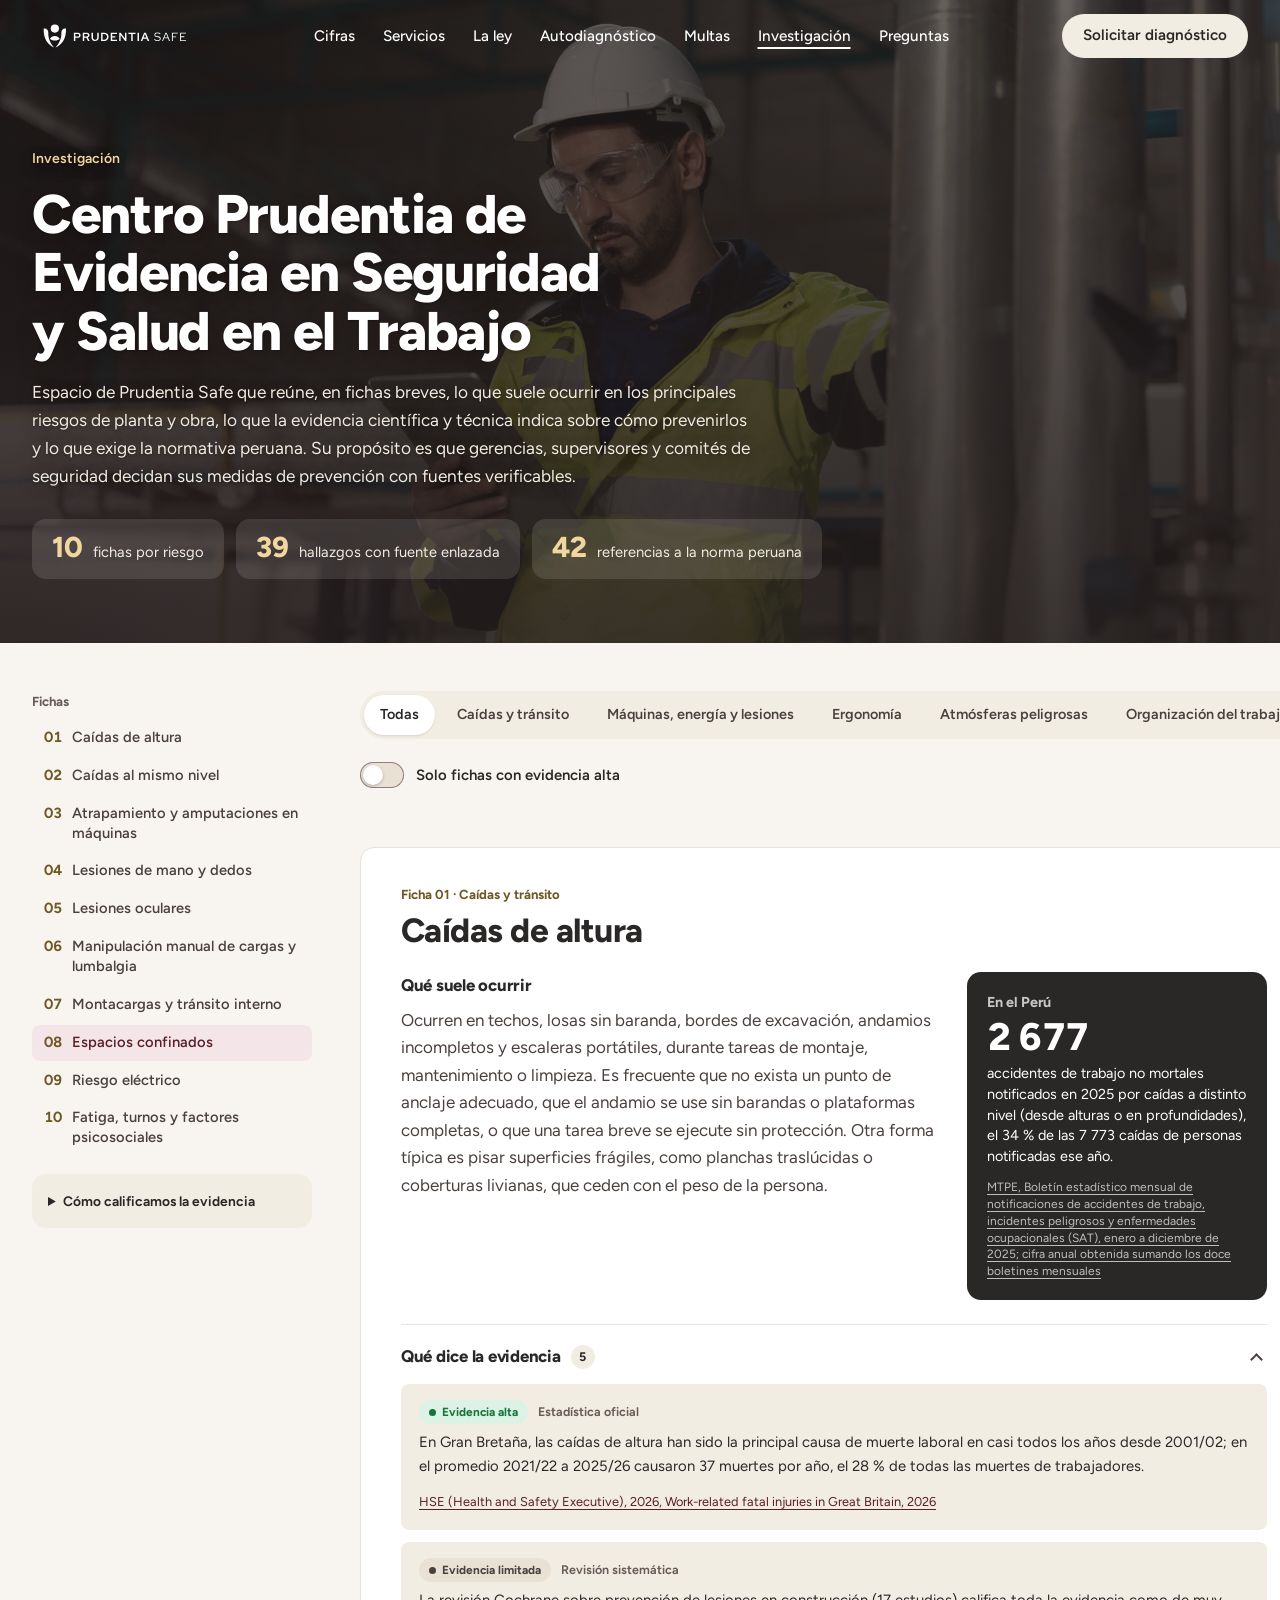
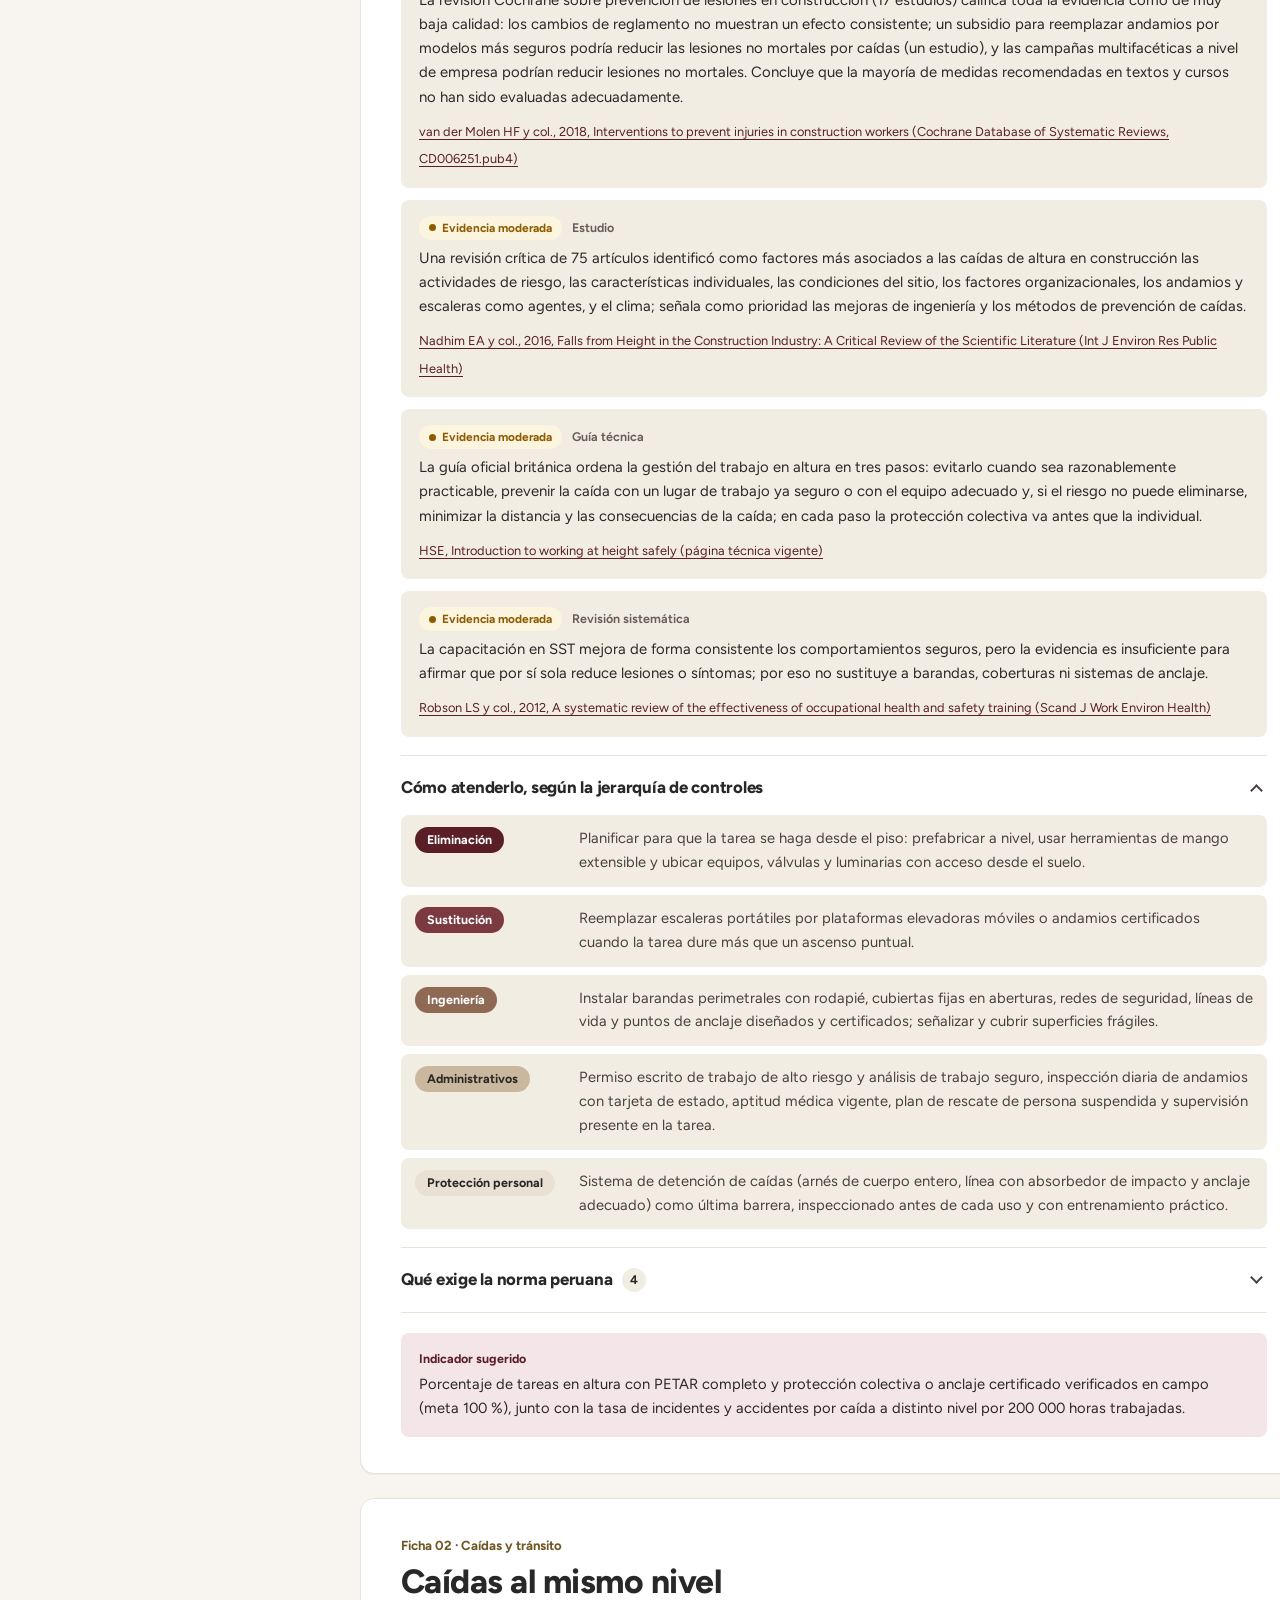
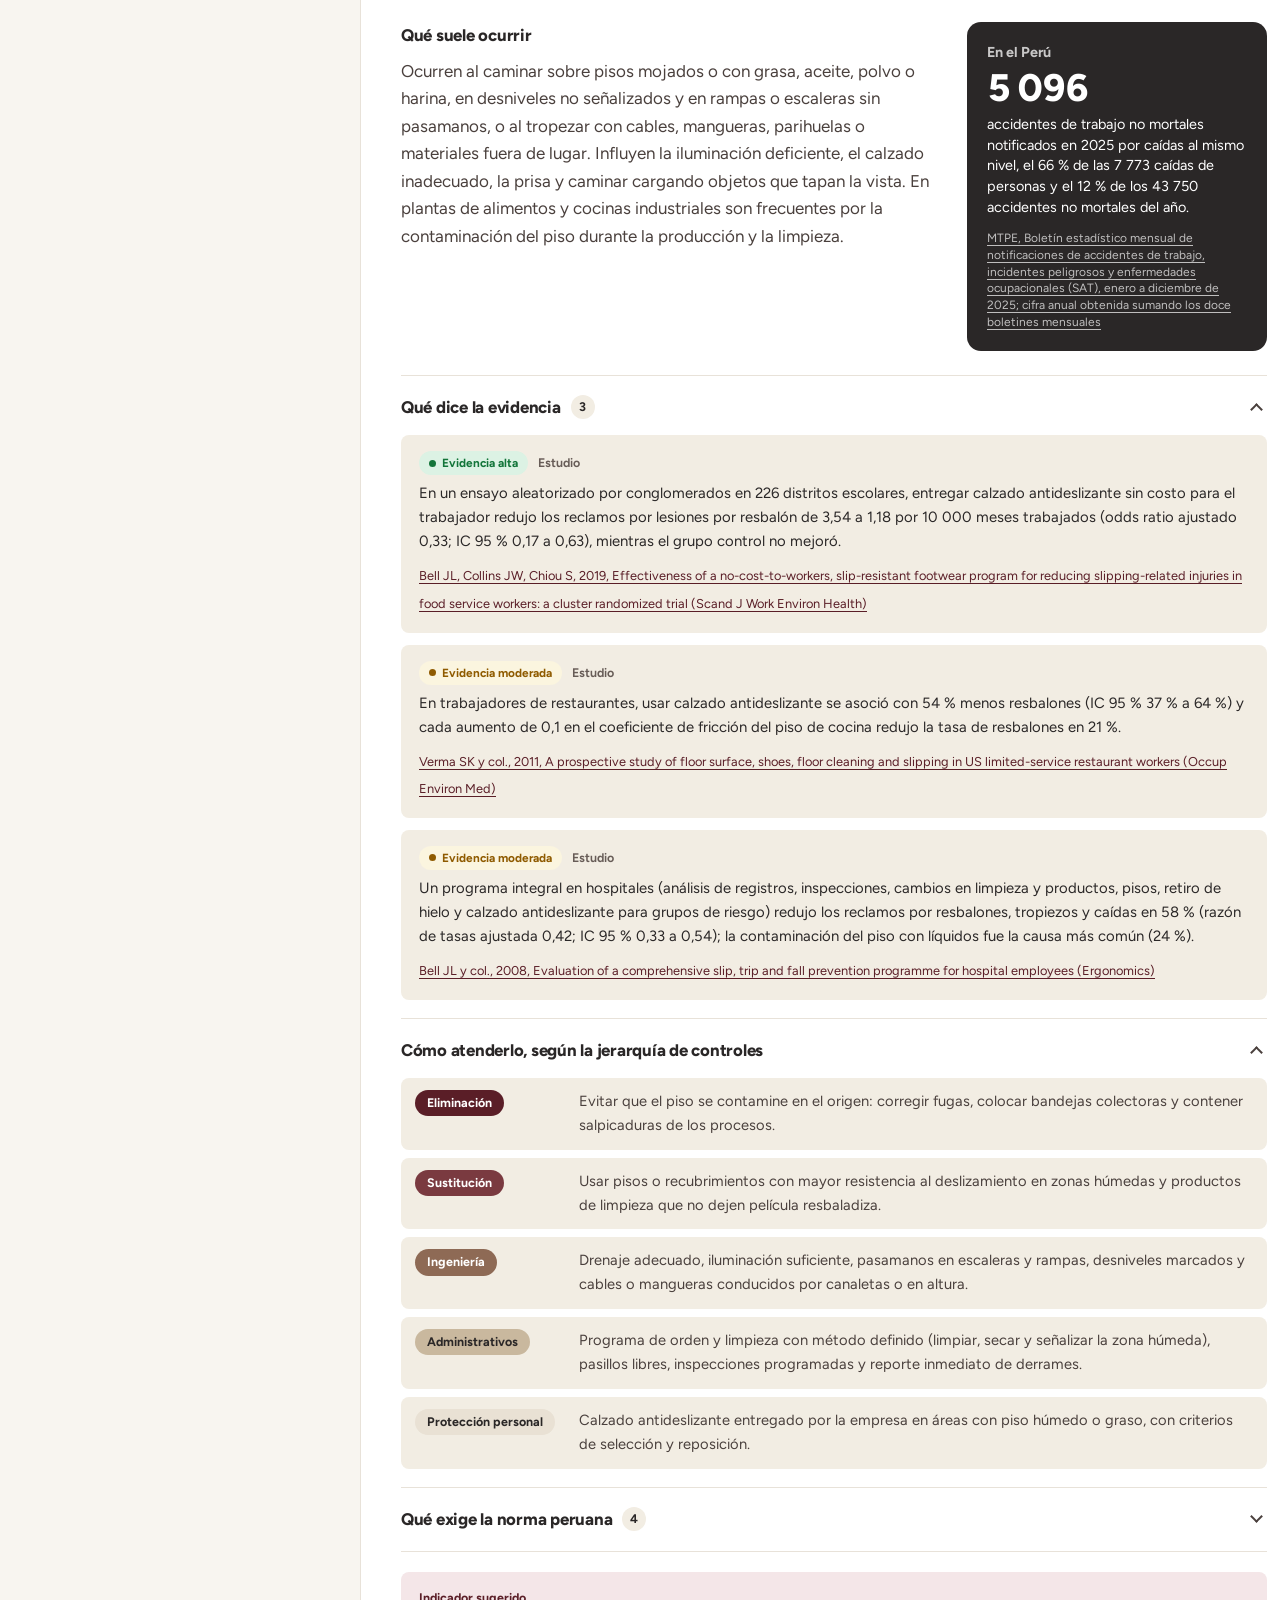
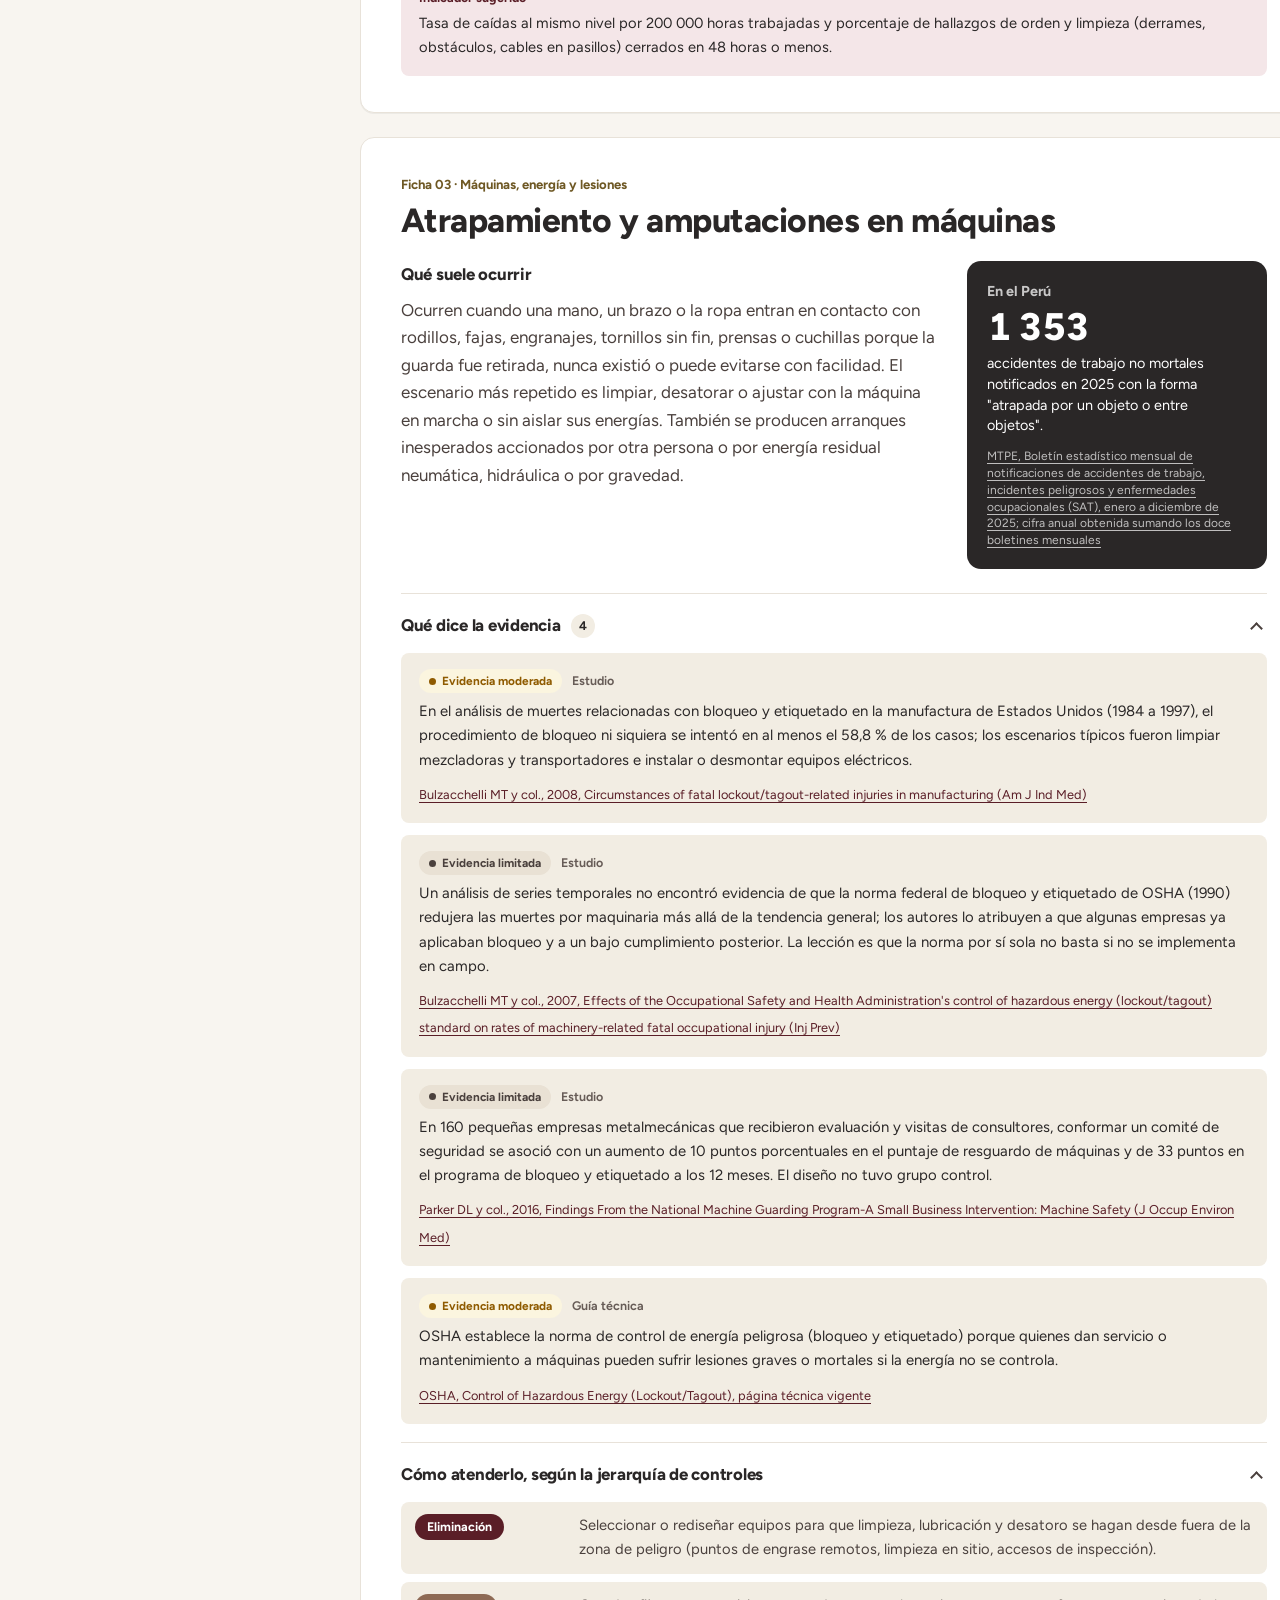
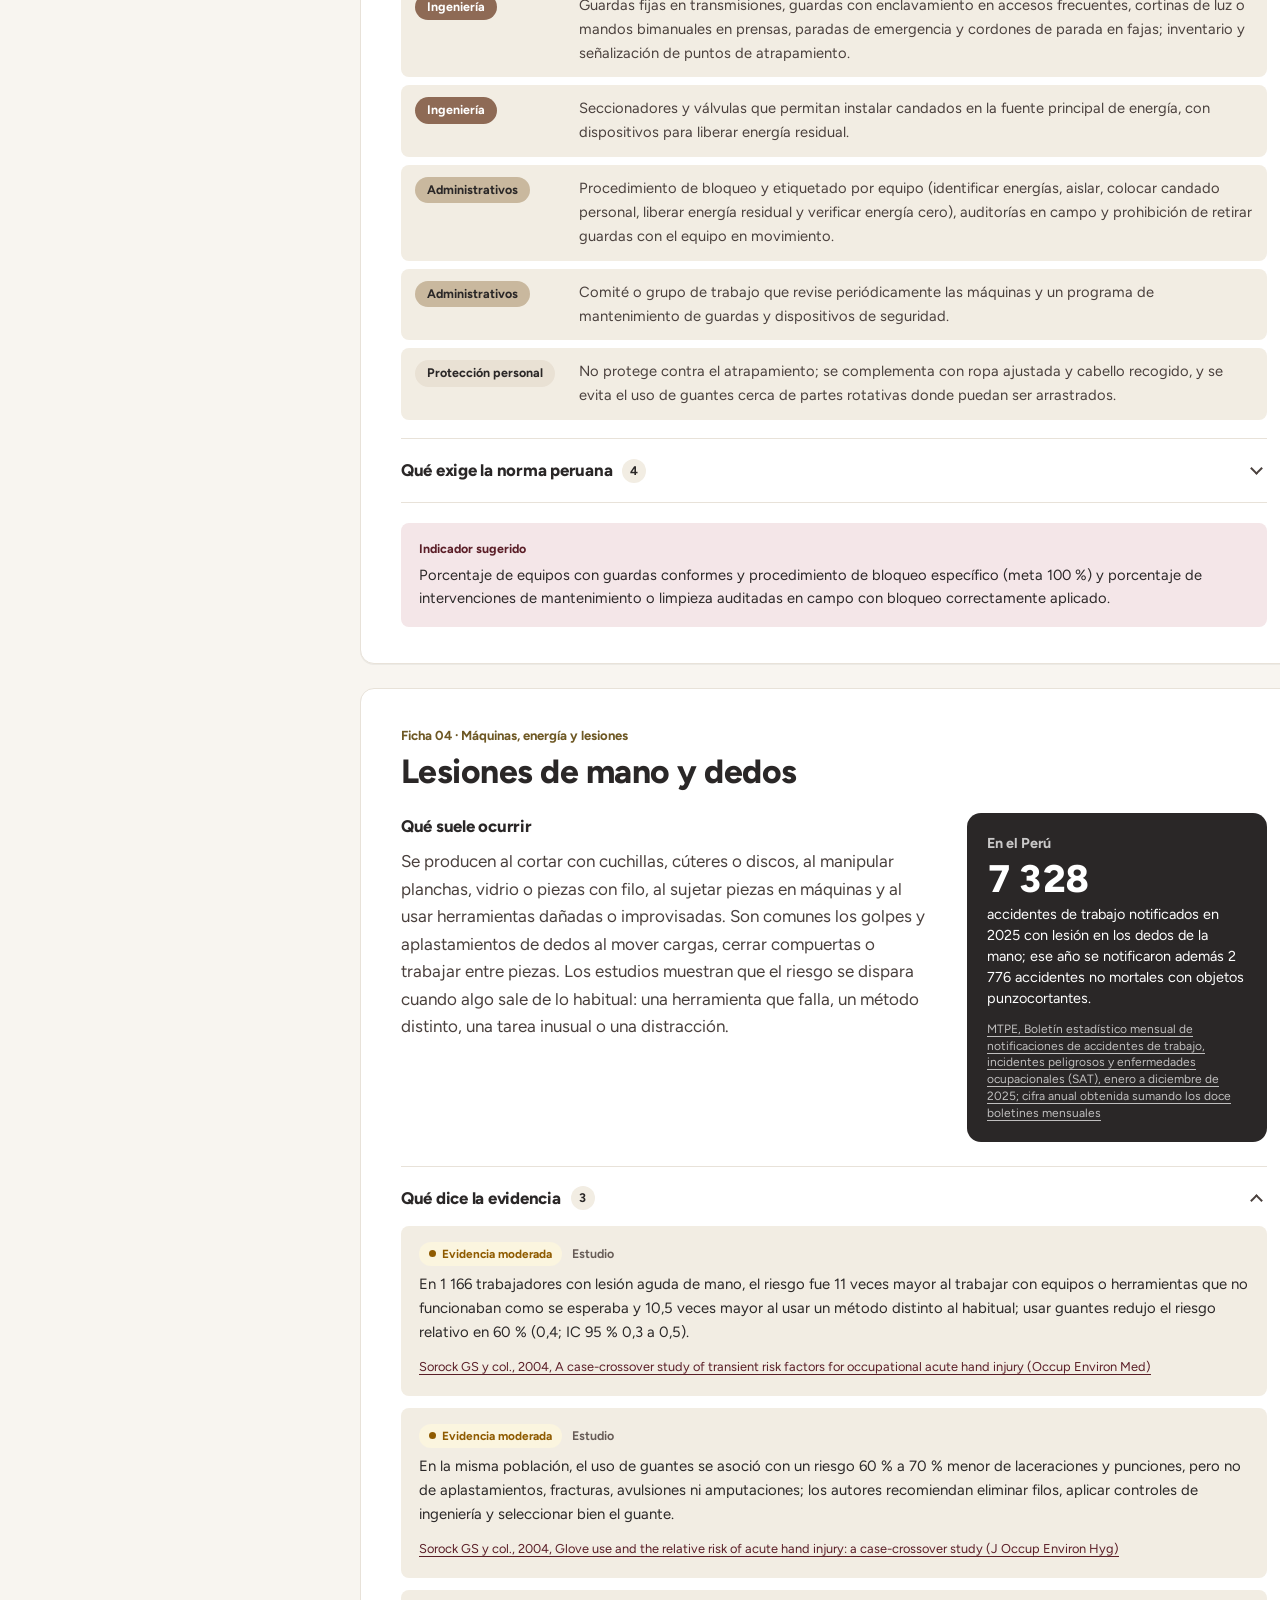
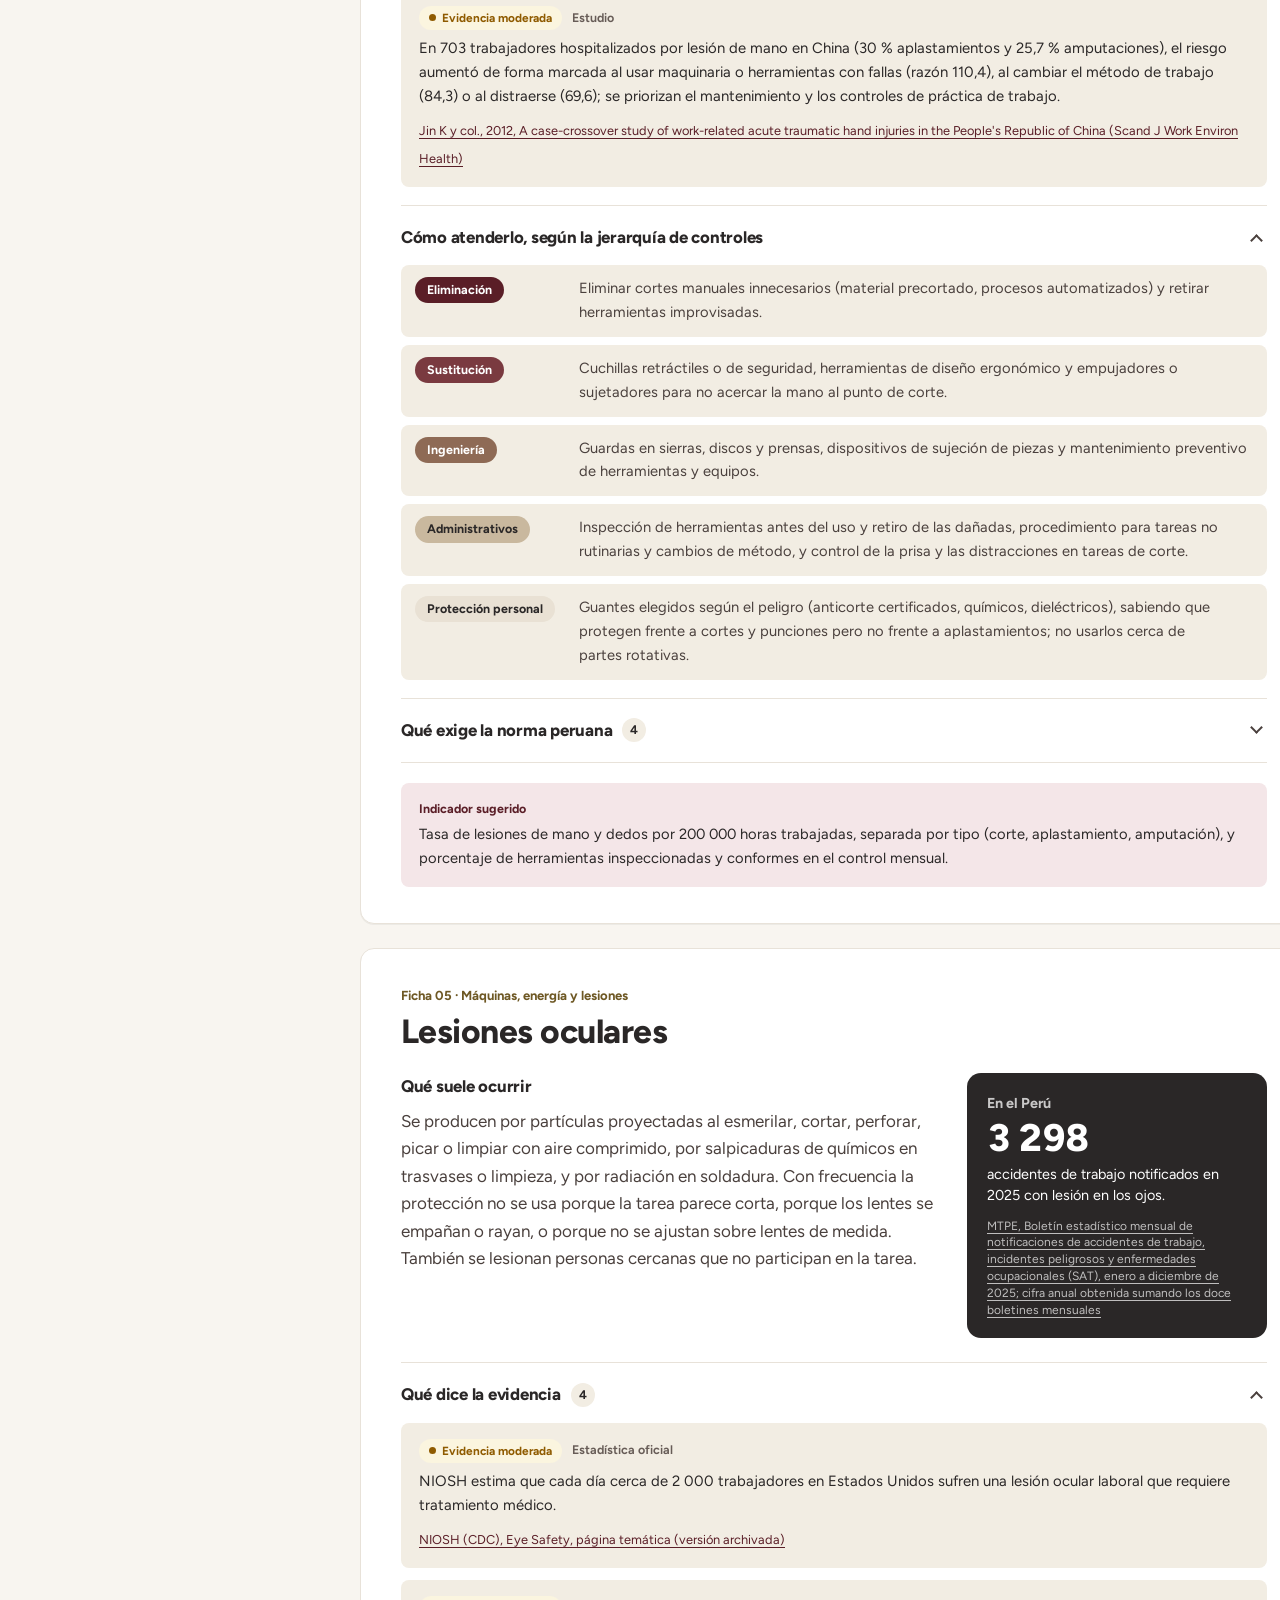
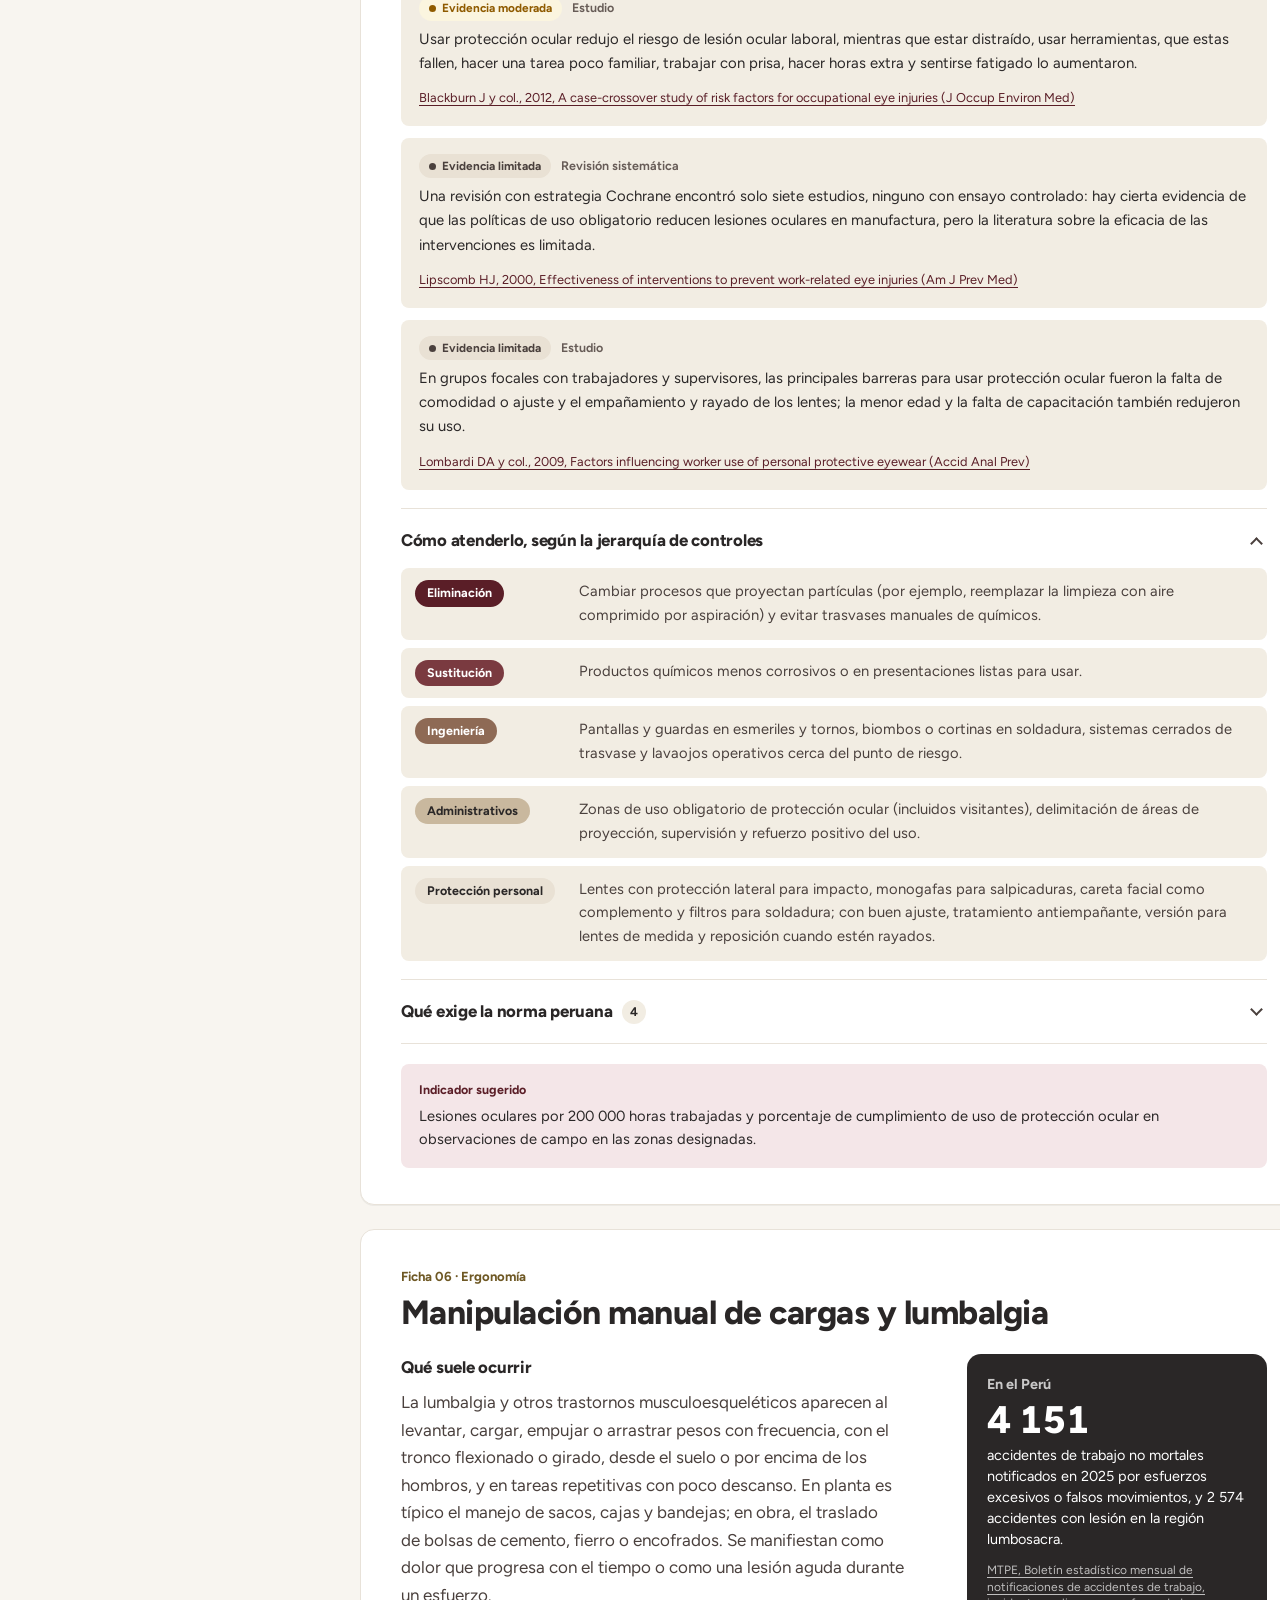
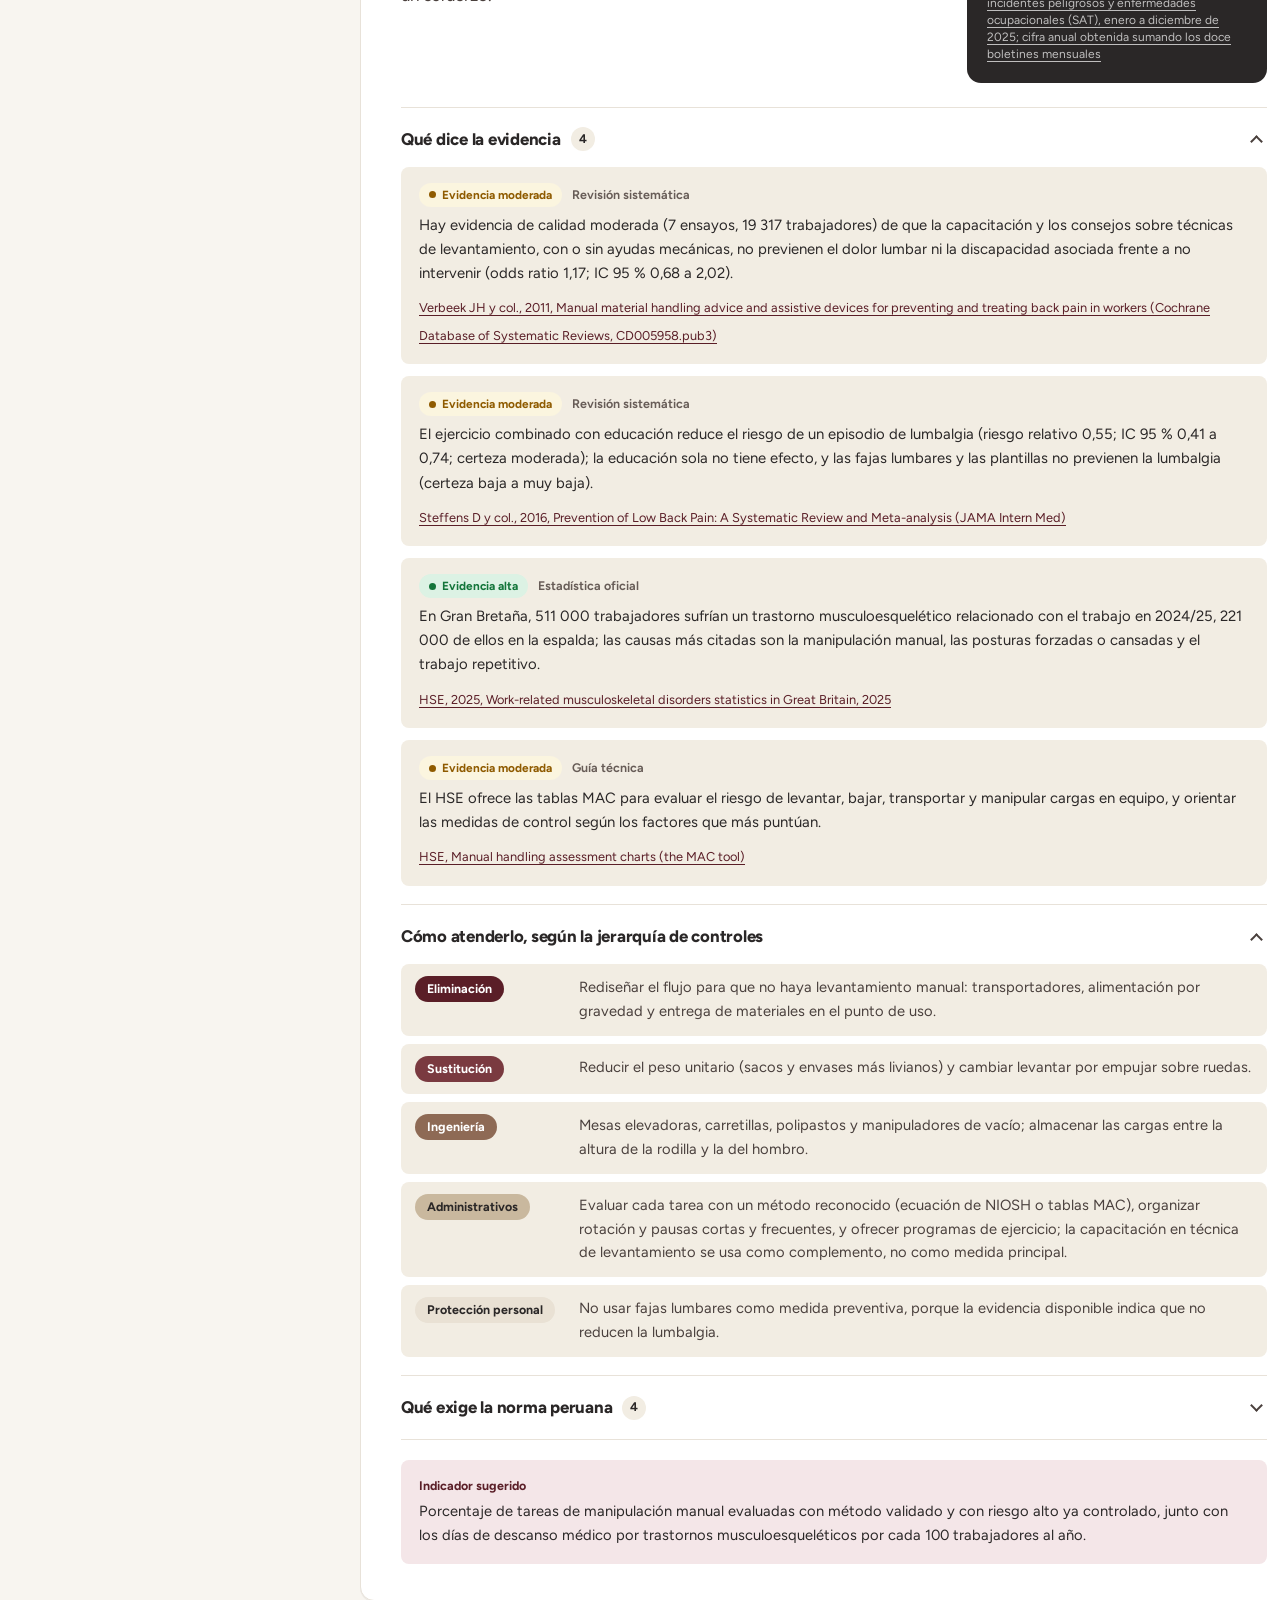
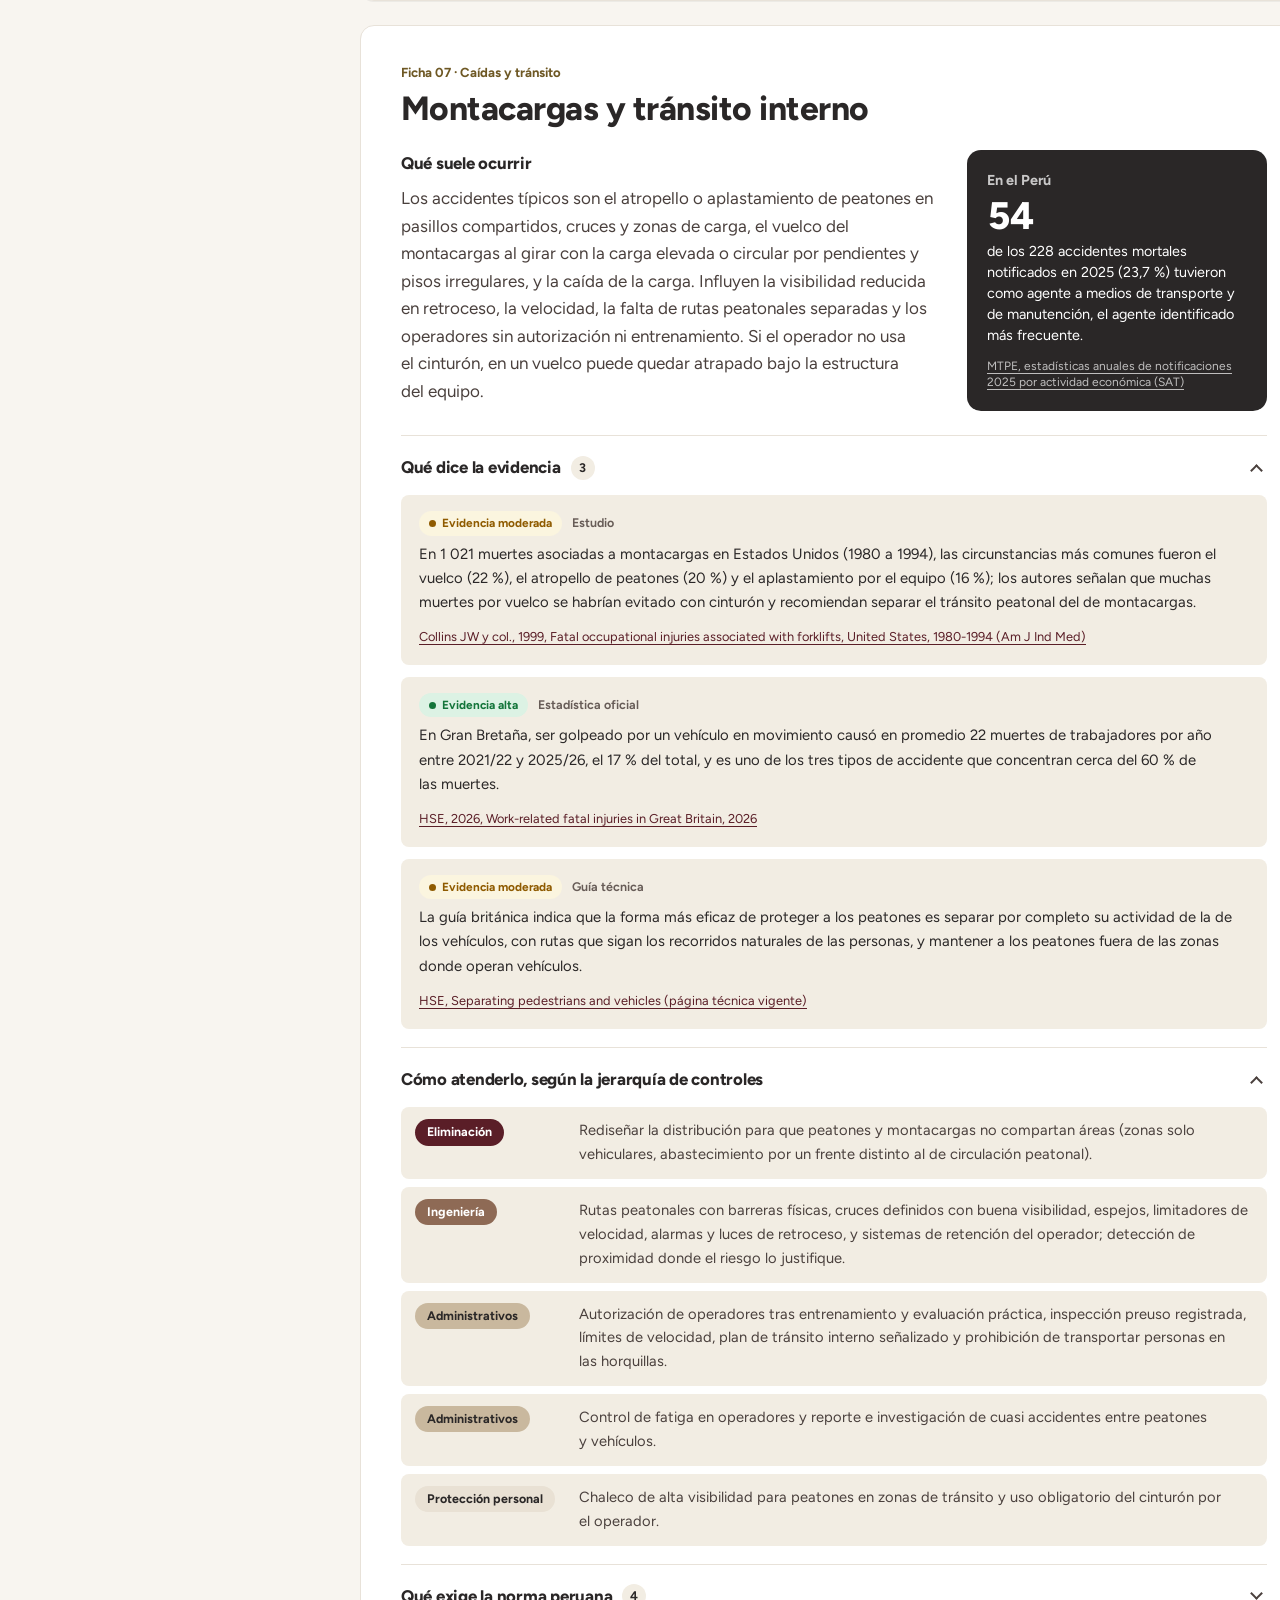
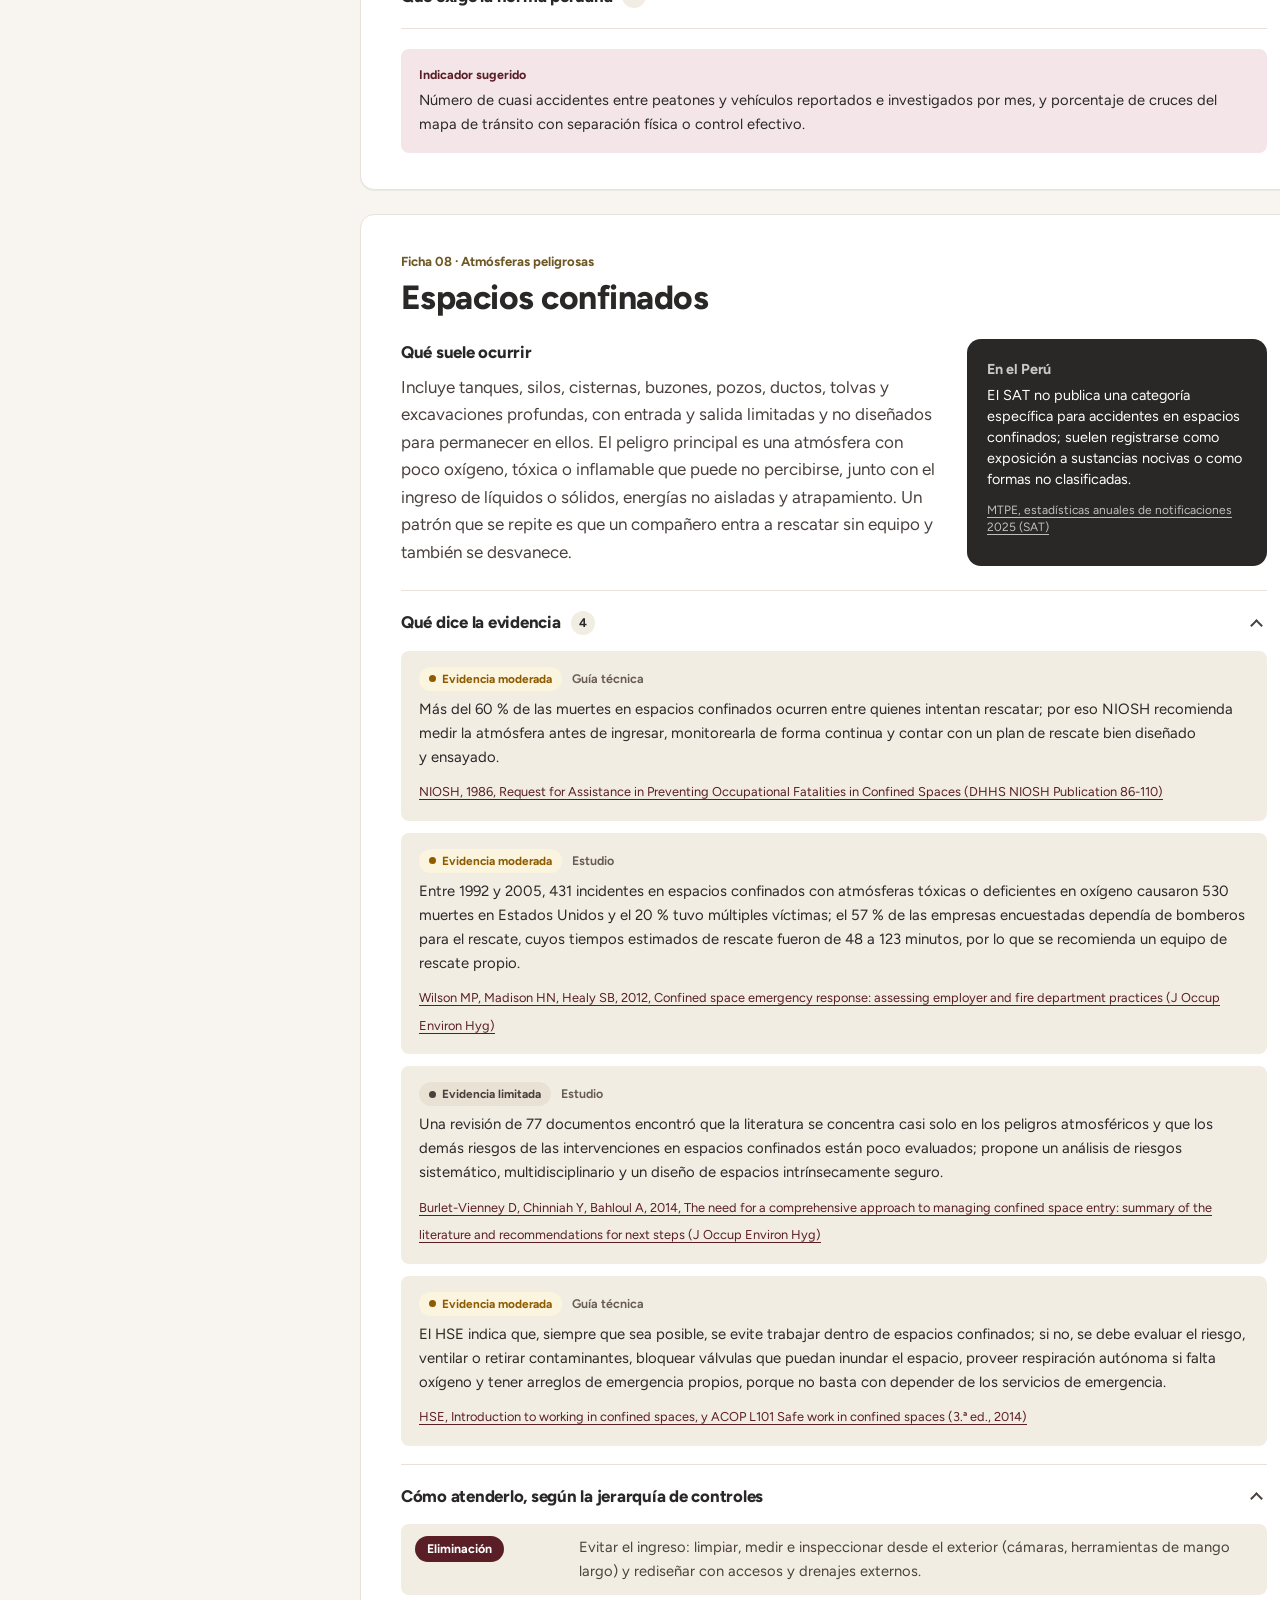
<file: investigacion.html>
<!doctype html>
<html lang="es">
<head>
  <meta charset="utf-8">
  <meta name="viewport" content="width=device-width, initial-scale=1, viewport-fit=cover">
  <title>Centro de evidencia en SST | Prudentia Safe</title>
  <meta name="description" content="Fichas sobre los principales riesgos laborales: qué ocurre, qué dice la evidencia científica y técnica, cómo atenderlo según la jerarquía de controles y qué exige la norma peruana.">
  <link rel="canonical" href="https://prudentiasafe.com/investigacion.html">
  <meta name="theme-color" content="#2A2727">
  <meta property="og:type" content="website">
  <meta property="og:locale" content="es_PE">
  <meta property="og:site_name" content="Prudentia Safe">
  <meta property="og:title" content="Centro Prudentia de Evidencia en Seguridad y Salud en el Trabajo">
  <meta property="og:description" content="Consultoría, capacitación, sistemas de gestión y equipos de protección para que la seguridad se vuelva un hábito de las personas y permanezca en el tiempo.">
  <meta property="og:url" content="https://prudentiasafe.com/investigacion.html">
  <meta property="og:image" content="https://prudentiasafe.com/assets/img/og-prudentia-safe.jpg">
  <meta name="twitter:card" content="summary_large_image">
  <link rel="icon" href="favicon.svg" type="image/svg+xml">
  <link rel="icon" href="favicon-32.png" sizes="32x32" type="image/png">
  <link rel="apple-touch-icon" href="apple-touch-icon.png">
  <link rel="icon" href="icono-512.png" sizes="512x512" type="image/png">
  <link rel="preload" href="assets/fonts/figtree-latin-wght-normal.woff2" as="font" type="font/woff2" crossorigin>
  <link rel="stylesheet" href="assets/css/sitio.css?v=4">
  <script>(function(){try{var t=localStorage.getItem("tema");if(t==="dark"||t==="light")document.documentElement.setAttribute("data-theme",t);}catch(e){}document.documentElement.classList.add("js");})();</script>
</head>
<body class="pagina-inv">
<body>
  <a class="salto" href="#contenido">Saltar al contenido</a>

  <header class="cab" id="cab">
    <div class="contenedor cab__in">
      <a class="cab__marca" href="index.html" aria-label="Prudentia Safe, ir al inicio">
        <img class="logo-claro" src="assets/logos/Horizontal%20monocromo%20blanco.svg" alt="" width="720" height="200">
        <img class="logo-color" src="assets/logos/Horizontal%20a%20color.svg" alt="" width="720" height="200">
      </a>
      <nav class="cab__nav" aria-label="Navegación principal">
        <ul>
          <li><a href="index.html#cifras">Cifras</a></li>
          <li><a href="index.html#servicios">Servicios</a></li>
          <li><a href="index.html#ley">La ley</a></li>
          <li><a href="index.html#autodiagnostico">Autodiagnóstico</a></li>
          <li><a href="index.html#multas">Multas</a></li>
          <li><a href="investigacion.html" aria-current="page">Investigación</a></li>
          <li><a href="index.html#preguntas">Preguntas</a></li>
        </ul>
      </nav>
      <div class="cab__acciones">
        <button class="btn btn--cab" type="button" data-abrir-hoja>Solicitar diagnóstico</button>
        <button class="cab__menu" id="abrir-menu" type="button" aria-label="Abrir el menú" aria-controls="menu" aria-expanded="false"><svg viewBox="0 0 24 24" aria-hidden="true" fill="none" stroke="currentColor" stroke-width="2" stroke-linecap="round"><path d="M4 7h16M4 12h16M4 17h16"/></svg></button>
      </div>
    </div>
  </header>

  <div class="menu" id="menu" role="dialog" aria-modal="true" aria-label="Menú" hidden>
    <button class="menu__cerrar" type="button" id="cerrar-menu" aria-label="Cerrar el menú"><svg viewBox="0 0 24 24" aria-hidden="true" fill="none" stroke="currentColor" stroke-width="2" stroke-linecap="round"><path d="M6 6l12 12M18 6 6 18"/></svg></button>
    <ul>
      <li><a href="index.html#cifras">Cifras</a></li>
      <li><a href="index.html#servicios">Servicios</a></li>
      <li><a href="index.html#ley">La ley</a></li>
      <li><a href="index.html#autodiagnostico">Autodiagnóstico</a></li>
      <li><a href="index.html#multas">Multas</a></li>
      <li><a href="investigacion.html" aria-current="page">Investigación</a></li>
      <li><a href="index.html#preguntas">Preguntas</a></li>
    </ul>
    <button class="btn btn--primario btn--bloque" type="button" data-abrir-hoja>Solicitar diagnóstico</button>
  </div>

  <main id="contenido">
    <section class="inv-portada foto-fondo sobre-foto" aria-labelledby="t-inv">
      <picture><source type="image/avif" srcset="assets/img/inspeccion-1000.avif 1000w, assets/img/inspeccion-1800.avif 1800w" sizes="100vw"><source type="image/webp" srcset="assets/img/inspeccion-1000.webp 1000w, assets/img/inspeccion-1800.webp 1800w" sizes="100vw"><img src="assets/img/inspeccion-1000.jpg" alt="" decoding="async"></picture>
      <div class="foto-fondo__velo" aria-hidden="true"></div>
      <div class="contenedor">
        <p class="ante">Investigación</p>
        <h1 id="t-inv">Centro Prudentia de Evidencia en Seguridad y Salud en el Trabajo</h1>
        <p class="inv-portada__txt">Espacio de Prudentia Safe que reúne, en fichas breves, lo que suele ocurrir en los principales riesgos de planta y obra, lo que la evidencia científica y técnica indica sobre cómo prevenirlos y lo que exige la normativa peruana. Su propósito es que gerencias, supervisores y comités de seguridad decidan sus medidas de prevención con fuentes verificables.</p>
        <ul class="inv-cifras">
          <li><strong>10</strong><span>fichas por riesgo</span></li>
          <li><strong>39</strong><span>hallazgos con fuente enlazada</span></li>
          <li><strong>42</strong><span>referencias a la norma peruana</span></li>
        </ul>
      </div>
    </section>

    <section class="seccion inv" aria-label="Fichas de evidencia">
      <div class="contenedor inv__rejilla">
        <aside class="inv__lado">
          <nav class="inv__indice" aria-label="Índice de fichas">
            <p class="inv__k">Fichas</p>
            <ol><li><a href="#ficha-1"><span>01</span>Caídas de altura</a></li><li><a href="#ficha-2"><span>02</span>Caídas al mismo nivel</a></li><li><a href="#ficha-3"><span>03</span>Atrapamiento y amputaciones en máquinas</a></li><li><a href="#ficha-4"><span>04</span>Lesiones de mano y dedos</a></li><li><a href="#ficha-5"><span>05</span>Lesiones oculares</a></li><li><a href="#ficha-6"><span>06</span>Manipulación manual de cargas y lumbalgia</a></li><li><a href="#ficha-7"><span>07</span>Montacargas y tránsito interno</a></li><li><a href="#ficha-8"><span>08</span>Espacios confinados</a></li><li><a href="#ficha-9"><span>09</span>Riesgo eléctrico</a></li><li><a href="#ficha-10"><span>10</span>Fatiga, turnos y factores psicosociales</a></li></ol>
          </nav>
          <details class="inv__metodo">
            <summary>Cómo calificamos la evidencia</summary>
            <p>Las fuentes se seleccionan entre revisiones sistemáticas (Cochrane y revistas indexadas en PubMed), estudios revisados por pares, guías de organismos técnicos oficiales (NIOSH, OSHA, HSE, OMS) y estadísticas oficiales, y la normativa peruana se cita desde gob.pe o El Peruano. Cada hallazgo se califica con solidez alta cuando proviene de revisiones sistemáticas o ensayos aleatorizados con certeza moderada o alta, moderada cuando proviene de estudios observacionales bien diseñados o de guías técnicas oficiales, y limitada cuando la certeza es baja o muy baja, el diseño es descriptivo o se trata de un único estudio sin grupo de comparación. En las estadísticas oficiales la solidez se refiere a la confiabilidad del dato descriptivo y no a la eficacia de una intervención. Las fichas se revisan al menos una vez al año, o antes si cambia la norma o se publica una revisión sistemática relevante.</p>
            <ul class="leyenda-sol"><li><span class="sol sol--alta">Evidencia alta</span>Revisiones sistemáticas o ensayos con certeza moderada o alta, y estadísticas oficiales confiables.</li><li><span class="sol sol--moderada">Evidencia moderada</span>Estudios observacionales bien diseñados o guías técnicas oficiales.</li><li><span class="sol sol--limitada">Evidencia limitada</span>Certeza baja, diseño descriptivo o un solo estudio sin comparación.</li></ul>
          </details>
        </aside>
        <div class="inv__fichas">
          <div class="inv__filtros">
            <div class="pastillas" role="group" aria-label="Filtrar por tema"><button type="button" aria-pressed="true" data-fcat="todas">Todas</button><button type="button" aria-pressed="false" data-fcat="fisico">Caídas y tránsito</button><button type="button" aria-pressed="false" data-fcat="maquinas">Máquinas, energía y lesiones</button><button type="button" aria-pressed="false" data-fcat="ergonomico">Ergonomía</button><button type="button" aria-pressed="false" data-fcat="quimico">Atmósferas peligrosas</button><button type="button" aria-pressed="false" data-fcat="psicosocial">Organización del trabajo</button></div>
            <label class="interruptor"><input type="checkbox" id="solo-alta"><span></span>Solo fichas con evidencia alta</label>
          </div>

        <article class="ficha-ev revela" id="ficha-1" data-cat="fisico" data-sol="alta moderada limitada" aria-labelledby="fe-1">
          <header class="ficha-ev__cab">
            <span class="ficha-ev__n">Ficha 01 · Caídas y tránsito</span>
            <h2 id="fe-1">Caídas de altura</h2>
          </header>
          <div class="ficha-ev__dos">
            <div>
              <h3>Qué suele ocurrir</h3>
              <p>Ocurren en techos, losas sin baranda, bordes de excavación, andamios incompletos y escaleras portátiles, durante tareas de montaje, mantenimiento o limpieza. Es frecuente que no exista un punto de anclaje adecuado, que el andamio se use sin barandas o plataformas completas, o que una tarea breve se ejecute sin protección. Otra forma típica es pisar superficies frágiles, como planchas traslúcidas o coberturas livianas, que ceden con el peso de la persona.</p>
            </div>
            <aside class="dato-peru">
              <span class="dato-peru__k">En el Perú</span>
              <strong class="tnum">2 677</strong><span>accidentes de trabajo no mortales notificados en 2025 por caídas a distinto nivel (desde alturas o en profundidades), el 34 % de las 7 773 caídas de personas notificadas ese año.</span>
              <a href="https://www.gob.pe/institucion/mtpe/informes-publicaciones/7748528-notificaciones-de-accidentes-de-trabajo-incidentes-peligrosos-y-enfermedades-ocupacionales-diciembre-2025" target="_blank" rel="noopener">MTPE, Boletín estadístico mensual de notificaciones de accidentes de trabajo, incidentes peligrosos y enfermedades ocupacionales (SAT), enero a diciembre de 2025; cifra anual obtenida sumando los doce boletines mensuales</a>
            </aside>
          </div>
          <details class="ficha-ev__sec" open>
            <summary><h3>Qué dice la evidencia</h3><span class="cuenta-b2">5</span></summary>
            <ul class="evidencias"><li><div class="ev__cab"><span class="sol sol--alta">Evidencia alta</span><span class="ev__tipo">Estadística oficial</span></div><p>En Gran Bretaña, las caídas de altura han sido la principal causa de muerte laboral en casi todos los años desde 2001/02; en el promedio 2021/22 a 2025/26 causaron 37 muertes por año, el 28 % de todas las muertes de trabajadores.</p><a href="https://www.hse.gov.uk/statistics/assets/docs/fatalinjuries.pdf" target="_blank" rel="noopener">HSE (Health and Safety Executive), 2026, Work-related fatal injuries in Great Britain, 2026</a></li><li><div class="ev__cab"><span class="sol sol--limitada">Evidencia limitada</span><span class="ev__tipo">Revisión sistemática</span></div><p>La revisión Cochrane sobre prevención de lesiones en construcción (17 estudios) califica toda la evidencia como de muy baja calidad: los cambios de reglamento no muestran un efecto consistente; un subsidio para reemplazar andamios por modelos más seguros podría reducir las lesiones no mortales por caídas (un estudio), y las campañas multifacéticas a nivel de empresa podrían reducir lesiones no mortales. Concluye que la mayoría de medidas recomendadas en textos y cursos no han sido evaluadas adecuadamente.</p><a href="https://pubmed.ncbi.nlm.nih.gov/29400395/" target="_blank" rel="noopener">van der Molen HF y col., 2018, Interventions to prevent injuries in construction workers (Cochrane Database of Systematic Reviews, CD006251.pub4)</a></li><li><div class="ev__cab"><span class="sol sol--moderada">Evidencia moderada</span><span class="ev__tipo">Estudio</span></div><p>Una revisión crítica de 75 artículos identificó como factores más asociados a las caídas de altura en construcción las actividades de riesgo, las características individuales, las condiciones del sitio, los factores organizacionales, los andamios y escaleras como agentes, y el clima; señala como prioridad las mejoras de ingeniería y los métodos de prevención de caídas.</p><a href="https://pubmed.ncbi.nlm.nih.gov/27367706/" target="_blank" rel="noopener">Nadhim EA y col., 2016, Falls from Height in the Construction Industry: A Critical Review of the Scientific Literature (Int J Environ Res Public Health)</a></li><li><div class="ev__cab"><span class="sol sol--moderada">Evidencia moderada</span><span class="ev__tipo">Guía técnica</span></div><p>La guía oficial británica ordena la gestión del trabajo en altura en tres pasos: evitarlo cuando sea razonablemente practicable, prevenir la caída con un lugar de trabajo ya seguro o con el equipo adecuado y, si el riesgo no puede eliminarse, minimizar la distancia y las consecuencias de la caída; en cada paso la protección colectiva va antes que la individual.</p><a href="https://www.hse.gov.uk/work-at-height/introduction.htm" target="_blank" rel="noopener">HSE, Introduction to working at height safely (página técnica vigente)</a></li><li><div class="ev__cab"><span class="sol sol--moderada">Evidencia moderada</span><span class="ev__tipo">Revisión sistemática</span></div><p>La capacitación en SST mejora de forma consistente los comportamientos seguros, pero la evidencia es insuficiente para afirmar que por sí sola reduce lesiones o síntomas; por eso no sustituye a barandas, coberturas ni sistemas de anclaje.</p><a href="https://pubmed.ncbi.nlm.nih.gov/22045515/" target="_blank" rel="noopener">Robson LS y col., 2012, A systematic review of the effectiveness of occupational health and safety training (Scand J Work Environ Health)</a></li></ul>
          </details>
          <details class="ficha-ev__sec" open>
            <summary><h3>Cómo atenderlo, según la jerarquía de controles</h3></summary>
            <ol class="como"><li class="n1"><span>Eliminación</span><p>Planificar para que la tarea se haga desde el piso: prefabricar a nivel, usar herramientas de mango extensible y ubicar equipos, válvulas y luminarias con acceso desde el suelo.</p></li><li class="n2"><span>Sustitución</span><p>Reemplazar escaleras portátiles por plataformas elevadoras móviles o andamios certificados cuando la tarea dure más que un ascenso puntual.</p></li><li class="n3"><span>Ingeniería</span><p>Instalar barandas perimetrales con rodapié, cubiertas fijas en aberturas, redes de seguridad, líneas de vida y puntos de anclaje diseñados y certificados; señalizar y cubrir superficies frágiles.</p></li><li class="n4"><span>Administrativos</span><p>Permiso escrito de trabajo de alto riesgo y análisis de trabajo seguro, inspección diaria de andamios con tarjeta de estado, aptitud médica vigente, plan de rescate de persona suspendida y supervisión presente en la tarea.</p></li><li class="n5"><span>Protección personal</span><p>Sistema de detención de caídas (arnés de cuerpo entero, línea con absorbedor de impacto y anclaje adecuado) como última barrera, inspeccionado antes de cada uso y con entrenamiento práctico.</p></li></ol>
          </details>
          <details class="ficha-ev__sec">
            <summary><h3>Qué exige la norma peruana</h3><span class="cuenta-b2">4</span></summary>
            <ul class="normas"><li><b>Ley N.&#8288;°&nbsp;29783, Ley de Seguridad y Salud en el Trabajo</b><span>Art. 21</span><p>Orden obligatorio de las medidas de prevención: eliminación, tratamiento o aislamiento, minimización con sistemas de trabajo seguro, sustitución progresiva y, en último caso, equipos de protección personal.</p><a href="https://www.gob.pe/institucion/congreso-de-la-republica/normas-legales/462576-29783" target="_blank" rel="noopener">Ver la norma</a></li><li><b>Norma Técnica G.050 Seguridad durante la construcción (RNE, D.&nbsp;S.&nbsp;N.&#8288;°&nbsp;010-2009-VIVIENDA)</b><span>Numerales 20, 20.1 y 21</span><p>Sistema de detención de caídas obligatorio cuando la caída libre supere 1,80 m, a menos de 1,80 m de bordes sin baranda y en superficies inclinadas a cualquier altura; anclajes que resistan como mínimo 2 265 kg-f; requisitos para el uso de andamios.</p><a href="https://cdn.www.gob.pe/uploads/document/file/2365155/05%20G.050%20SEGURIDAD%20DURANTE%20LA%20CONSTRUCCI%C3%93N%20DS%20N%C2%B0%20010-2009.pdf" target="_blank" rel="noopener">Ver la norma</a></li><li><b>D.&nbsp;S.&nbsp;N.&#8288;°&nbsp;011-2019-TR, Reglamento de SST para el Sector Construcción</b><span>Arts. 55 y 56</span><p>Análisis de trabajo seguro antes de iniciar la actividad y permiso escrito de trabajo de alto riesgo para las actividades que lo exigen la G.050 y el plan de SST de la obra.</p><a href="https://www.gob.pe/institucion/mtpe/informes-publicaciones/291899-decreto-supremo-que-aprueba-el-reglamento-de-seguridad-y-salud-en-el-trabajo-para-el-sector-construccion" target="_blank" rel="noopener">Ver la norma</a></li><li><b>D.&nbsp;S.&nbsp;N.&#8288;°&nbsp;024-2016-EM, Reglamento de SSO en Minería</b><span>Arts. 129, 130 y 134</span><p>El trabajo en altura es de alto riesgo y requiere PETAR por turno; a partir de 1,80 m se usa sistema de prevención y detención de caídas y se exige certificado de suficiencia médica anual.</p><a href="https://www.gob.pe/institucion/minem/normas-legales/178152-0024-2016-mem" target="_blank" rel="noopener">Ver la norma</a></li></ul>
          </details>
          <div class="indicador"><span>Indicador sugerido</span><p>Porcentaje de tareas en altura con PETAR completo y protección colectiva o anclaje certificado verificados en campo (meta 100 %), junto con la tasa de incidentes y accidentes por caída a distinto nivel por 200 000 horas trabajadas.</p></div>
        </article>
        <article class="ficha-ev revela" id="ficha-2" data-cat="fisico" data-sol="alta moderada" aria-labelledby="fe-2">
          <header class="ficha-ev__cab">
            <span class="ficha-ev__n">Ficha 02 · Caídas y tránsito</span>
            <h2 id="fe-2">Caídas al mismo nivel</h2>
          </header>
          <div class="ficha-ev__dos">
            <div>
              <h3>Qué suele ocurrir</h3>
              <p>Ocurren al caminar sobre pisos mojados o con grasa, aceite, polvo o harina, en desniveles no señalizados y en rampas o escaleras sin pasamanos, o al tropezar con cables, mangueras, parihuelas o materiales fuera de lugar. Influyen la iluminación deficiente, el calzado inadecuado, la prisa y caminar cargando objetos que tapan la vista. En plantas de alimentos y cocinas industriales son frecuentes por la contaminación del piso durante la producción y la limpieza.</p>
            </div>
            <aside class="dato-peru">
              <span class="dato-peru__k">En el Perú</span>
              <strong class="tnum">5 096</strong><span>accidentes de trabajo no mortales notificados en 2025 por caídas al mismo nivel, el 66 % de las 7 773 caídas de personas y el 12 % de los 43 750 accidentes no mortales del año.</span>
              <a href="https://www.gob.pe/institucion/mtpe/informes-publicaciones/7748528-notificaciones-de-accidentes-de-trabajo-incidentes-peligrosos-y-enfermedades-ocupacionales-diciembre-2025" target="_blank" rel="noopener">MTPE, Boletín estadístico mensual de notificaciones de accidentes de trabajo, incidentes peligrosos y enfermedades ocupacionales (SAT), enero a diciembre de 2025; cifra anual obtenida sumando los doce boletines mensuales</a>
            </aside>
          </div>
          <details class="ficha-ev__sec" open>
            <summary><h3>Qué dice la evidencia</h3><span class="cuenta-b2">3</span></summary>
            <ul class="evidencias"><li><div class="ev__cab"><span class="sol sol--alta">Evidencia alta</span><span class="ev__tipo">Estudio</span></div><p>En un ensayo aleatorizado por conglomerados en 226 distritos escolares, entregar calzado antideslizante sin costo para el trabajador redujo los reclamos por lesiones por resbalón de 3,54 a 1,18 por 10 000 meses trabajados (odds ratio ajustado 0,33; IC 95 % 0,17 a 0,63), mientras el grupo control no mejoró.</p><a href="https://pubmed.ncbi.nlm.nih.gov/30519704/" target="_blank" rel="noopener">Bell JL, Collins JW, Chiou S, 2019, Effectiveness of a no-cost-to-workers, slip-resistant footwear program for reducing slipping-related injuries in food service workers: a cluster randomized trial (Scand J Work Environ Health)</a></li><li><div class="ev__cab"><span class="sol sol--moderada">Evidencia moderada</span><span class="ev__tipo">Estudio</span></div><p>En trabajadores de restaurantes, usar calzado antideslizante se asoció con 54 % menos resbalones (IC 95 % 37 % a 64 %) y cada aumento de 0,1 en el coeficiente de fricción del piso de cocina redujo la tasa de resbalones en 21 %.</p><a href="https://pubmed.ncbi.nlm.nih.gov/20935283/" target="_blank" rel="noopener">Verma SK y col., 2011, A prospective study of floor surface, shoes, floor cleaning and slipping in US limited-service restaurant workers (Occup Environ Med)</a></li><li><div class="ev__cab"><span class="sol sol--moderada">Evidencia moderada</span><span class="ev__tipo">Estudio</span></div><p>Un programa integral en hospitales (análisis de registros, inspecciones, cambios en limpieza y productos, pisos, retiro de hielo y calzado antideslizante para grupos de riesgo) redujo los reclamos por resbalones, tropiezos y caídas en 58 % (razón de tasas ajustada 0,42; IC 95 % 0,33 a 0,54); la contaminación del piso con líquidos fue la causa más común (24 %).</p><a href="https://pubmed.ncbi.nlm.nih.gov/18932056/" target="_blank" rel="noopener">Bell JL y col., 2008, Evaluation of a comprehensive slip, trip and fall prevention programme for hospital employees (Ergonomics)</a></li></ul>
          </details>
          <details class="ficha-ev__sec" open>
            <summary><h3>Cómo atenderlo, según la jerarquía de controles</h3></summary>
            <ol class="como"><li class="n1"><span>Eliminación</span><p>Evitar que el piso se contamine en el origen: corregir fugas, colocar bandejas colectoras y contener salpicaduras de los procesos.</p></li><li class="n2"><span>Sustitución</span><p>Usar pisos o recubrimientos con mayor resistencia al deslizamiento en zonas húmedas y productos de limpieza que no dejen película resbaladiza.</p></li><li class="n3"><span>Ingeniería</span><p>Drenaje adecuado, iluminación suficiente, pasamanos en escaleras y rampas, desniveles marcados y cables o mangueras conducidos por canaletas o en altura.</p></li><li class="n4"><span>Administrativos</span><p>Programa de orden y limpieza con método definido (limpiar, secar y señalizar la zona húmeda), pasillos libres, inspecciones programadas y reporte inmediato de derrames.</p></li><li class="n5"><span>Protección personal</span><p>Calzado antideslizante entregado por la empresa en áreas con piso húmedo o graso, con criterios de selección y reposición.</p></li></ol>
          </details>
          <details class="ficha-ev__sec">
            <summary><h3>Qué exige la norma peruana</h3><span class="cuenta-b2">4</span></summary>
            <ul class="normas"><li><b>Ley N.&#8288;°&nbsp;29783, Ley de Seguridad y Salud en el Trabajo</b><span>Art. 21</span><p>Orden obligatorio de las medidas de prevención: eliminación, tratamiento o aislamiento, minimización con sistemas de trabajo seguro, sustitución progresiva y, en último caso, equipos de protección personal.</p><a href="https://www.gob.pe/institucion/congreso-de-la-republica/normas-legales/462576-29783" target="_blank" rel="noopener">Ver la norma</a></li><li><b>Ley N.&#8288;°&nbsp;29783</b><span>Art. 50, literal b</span><p>El diseño de puestos y ambientes de trabajo y la selección de equipos y métodos deben orientarse a garantizar la seguridad y salud del trabajador.</p><a href="https://www.gob.pe/institucion/congreso-de-la-republica/normas-legales/462576-29783" target="_blank" rel="noopener">Ver la norma</a></li><li><b>Norma Técnica G.050 Seguridad durante la construcción</b><span>Numerales 7.4 y 15</span><p>Vías de circulación delimitadas y seguras; áreas de trabajo y vías limpias, libres de obstáculos, grasas y aceites; cables y mangueras sin cruzar zonas de tránsito.</p><a href="https://cdn.www.gob.pe/uploads/document/file/2365155/05%20G.050%20SEGURIDAD%20DURANTE%20LA%20CONSTRUCCI%C3%93N%20DS%20N%C2%B0%20010-2009.pdf" target="_blank" rel="noopener">Ver la norma</a></li><li><b>D.&nbsp;S.&nbsp;N.&#8288;°&nbsp;005-2012-TR</b><span>Art. 33, literal d</span><p>Registro obligatorio de inspecciones internas de seguridad y salud en el trabajo.</p><a href="https://www.gob.pe/institucion/presidencia/normas-legales/462577-005-2012-tr" target="_blank" rel="noopener">Ver la norma</a></li></ul>
          </details>
          <div class="indicador"><span>Indicador sugerido</span><p>Tasa de caídas al mismo nivel por 200 000 horas trabajadas y porcentaje de hallazgos de orden y limpieza (derrames, obstáculos, cables en pasillos) cerrados en 48 horas o menos.</p></div>
        </article>
        <article class="ficha-ev revela" id="ficha-3" data-cat="maquinas" data-sol="moderada limitada" aria-labelledby="fe-3">
          <header class="ficha-ev__cab">
            <span class="ficha-ev__n">Ficha 03 · Máquinas, energía y lesiones</span>
            <h2 id="fe-3">Atrapamiento y amputaciones en máquinas</h2>
          </header>
          <div class="ficha-ev__dos">
            <div>
              <h3>Qué suele ocurrir</h3>
              <p>Ocurren cuando una mano, un brazo o la ropa entran en contacto con rodillos, fajas, engranajes, tornillos sin fin, prensas o cuchillas porque la guarda fue retirada, nunca existió o puede evitarse con facilidad. El escenario más repetido es limpiar, desatorar o ajustar con la máquina en marcha o sin aislar sus energías. También se producen arranques inesperados accionados por otra persona o por energía residual neumática, hidráulica o por gravedad.</p>
            </div>
            <aside class="dato-peru">
              <span class="dato-peru__k">En el Perú</span>
              <strong class="tnum">1 353</strong><span>accidentes de trabajo no mortales notificados en 2025 con la forma "atrapada por un objeto o entre objetos".</span>
              <a href="https://www.gob.pe/institucion/mtpe/informes-publicaciones/7748528-notificaciones-de-accidentes-de-trabajo-incidentes-peligrosos-y-enfermedades-ocupacionales-diciembre-2025" target="_blank" rel="noopener">MTPE, Boletín estadístico mensual de notificaciones de accidentes de trabajo, incidentes peligrosos y enfermedades ocupacionales (SAT), enero a diciembre de 2025; cifra anual obtenida sumando los doce boletines mensuales</a>
            </aside>
          </div>
          <details class="ficha-ev__sec" open>
            <summary><h3>Qué dice la evidencia</h3><span class="cuenta-b2">4</span></summary>
            <ul class="evidencias"><li><div class="ev__cab"><span class="sol sol--moderada">Evidencia moderada</span><span class="ev__tipo">Estudio</span></div><p>En el análisis de muertes relacionadas con bloqueo y etiquetado en la manufactura de Estados Unidos (1984 a 1997), el procedimiento de bloqueo ni siquiera se intentó en al menos el 58,8 % de los casos; los escenarios típicos fueron limpiar mezcladoras y transportadores e instalar o desmontar equipos eléctricos.</p><a href="https://pubmed.ncbi.nlm.nih.gov/18702095/" target="_blank" rel="noopener">Bulzacchelli MT y col., 2008, Circumstances of fatal lockout/tagout-related injuries in manufacturing (Am J Ind Med)</a></li><li><div class="ev__cab"><span class="sol sol--limitada">Evidencia limitada</span><span class="ev__tipo">Estudio</span></div><p>Un análisis de series temporales no encontró evidencia de que la norma federal de bloqueo y etiquetado de OSHA (1990) redujera las muertes por maquinaria más allá de la tendencia general; los autores lo atribuyen a que algunas empresas ya aplicaban bloqueo y a un bajo cumplimiento posterior. La lección es que la norma por sí sola no basta si no se implementa en campo.</p><a href="https://pubmed.ncbi.nlm.nih.gov/17916891/" target="_blank" rel="noopener">Bulzacchelli MT y col., 2007, Effects of the Occupational Safety and Health Administration's control of hazardous energy (lockout/tagout) standard on rates of machinery-related fatal occupational injury (Inj Prev)</a></li><li><div class="ev__cab"><span class="sol sol--limitada">Evidencia limitada</span><span class="ev__tipo">Estudio</span></div><p>En 160 pequeñas empresas metalmecánicas que recibieron evaluación y visitas de consultores, conformar un comité de seguridad se asoció con un aumento de 10 puntos porcentuales en el puntaje de resguardo de máquinas y de 33 puntos en el programa de bloqueo y etiquetado a los 12 meses. El diseño no tuvo grupo control.</p><a href="https://pubmed.ncbi.nlm.nih.gov/27466709/" target="_blank" rel="noopener">Parker DL y col., 2016, Findings From the National Machine Guarding Program-A Small Business Intervention: Machine Safety (J Occup Environ Med)</a></li><li><div class="ev__cab"><span class="sol sol--moderada">Evidencia moderada</span><span class="ev__tipo">Guía técnica</span></div><p>OSHA establece la norma de control de energía peligrosa (bloqueo y etiquetado) porque quienes dan servicio o mantenimiento a máquinas pueden sufrir lesiones graves o mortales si la energía no se controla.</p><a href="https://www.osha.gov/control-hazardous-energy" target="_blank" rel="noopener">OSHA, Control of Hazardous Energy (Lockout/Tagout), página técnica vigente</a></li></ul>
          </details>
          <details class="ficha-ev__sec" open>
            <summary><h3>Cómo atenderlo, según la jerarquía de controles</h3></summary>
            <ol class="como"><li class="n1"><span>Eliminación</span><p>Seleccionar o rediseñar equipos para que limpieza, lubricación y desatoro se hagan desde fuera de la zona de peligro (puntos de engrase remotos, limpieza en sitio, accesos de inspección).</p></li><li class="n3"><span>Ingeniería</span><p>Guardas fijas en transmisiones, guardas con enclavamiento en accesos frecuentes, cortinas de luz o mandos bimanuales en prensas, paradas de emergencia y cordones de parada en fajas; inventario y señalización de puntos de atrapamiento.</p></li><li class="n3"><span>Ingeniería</span><p>Seccionadores y válvulas que permitan instalar candados en la fuente principal de energía, con dispositivos para liberar energía residual.</p></li><li class="n4"><span>Administrativos</span><p>Procedimiento de bloqueo y etiquetado por equipo (identificar energías, aislar, colocar candado personal, liberar energía residual y verificar energía cero), auditorías en campo y prohibición de retirar guardas con el equipo en movimiento.</p></li><li class="n4"><span>Administrativos</span><p>Comité o grupo de trabajo que revise periódicamente las máquinas y un programa de mantenimiento de guardas y dispositivos de seguridad.</p></li><li class="n5"><span>Protección personal</span><p>No protege contra el atrapamiento; se complementa con ropa ajustada y cabello recogido, y se evita el uso de guantes cerca de partes rotativas donde puedan ser arrastrados.</p></li></ol>
          </details>
          <details class="ficha-ev__sec">
            <summary><h3>Qué exige la norma peruana</h3><span class="cuenta-b2">4</span></summary>
            <ul class="normas"><li><b>Ley N.&#8288;°&nbsp;29783, Ley de Seguridad y Salud en el Trabajo</b><span>Art. 21</span><p>Orden obligatorio de las medidas de prevención: eliminación, tratamiento o aislamiento, minimización con sistemas de trabajo seguro, sustitución progresiva y, en último caso, equipos de protección personal.</p><a href="https://www.gob.pe/institucion/congreso-de-la-republica/normas-legales/462576-29783" target="_blank" rel="noopener">Ver la norma</a></li><li><b>D.&nbsp;S.&nbsp;N.&#8288;°&nbsp;024-2016-EM, Reglamento de SSO en Minería (modificado por D.&nbsp;S.&nbsp;N.&#8288;°&nbsp;023-2017-EM)</b><span>Art. 320</span><p>Las máquinas con partes móviles expuestas deben tener guardas que eviten el contacto con fajas, poleas, rodillos, engranajes y similares, identificadas, inventariadas y señalizadas; se prohíbe operar sin guardas y retirarlas con el equipo en movimiento.</p><a href="https://www.gob.pe/institucion/minem/normas-legales/178152-0024-2016-mem" target="_blank" rel="noopener">Ver la norma</a></li><li><b>D.&nbsp;S.&nbsp;N.&#8288;°&nbsp;024-2016-EM</b><span>Arts. 346, 347 y 348</span><p>Identificar las fuentes de energía y establecer estándares de bloqueo y señalización; todo equipo, válvula o interruptor debe permitir candados y tarjetas; el bloqueo aísla la fuente principal y no los circuitos de control.</p><a href="https://www.gob.pe/institucion/minem/normas-legales/178152-0024-2016-mem" target="_blank" rel="noopener">Ver la norma</a></li><li><b>Ley N.&#8288;°&nbsp;29783</b><span>Art. 50, literales a y c</span><p>Gestionar los riesgos eliminándolos en su origen y, si no es posible, aplicar sistemas de control o sustituir por situaciones de menor peligro.</p><a href="https://www.gob.pe/institucion/congreso-de-la-republica/normas-legales/462576-29783" target="_blank" rel="noopener">Ver la norma</a></li></ul>
          </details>
          <div class="indicador"><span>Indicador sugerido</span><p>Porcentaje de equipos con guardas conformes y procedimiento de bloqueo específico (meta 100 %) y porcentaje de intervenciones de mantenimiento o limpieza auditadas en campo con bloqueo correctamente aplicado.</p></div>
        </article>
        <article class="ficha-ev revela" id="ficha-4" data-cat="maquinas" data-sol="moderada" aria-labelledby="fe-4">
          <header class="ficha-ev__cab">
            <span class="ficha-ev__n">Ficha 04 · Máquinas, energía y lesiones</span>
            <h2 id="fe-4">Lesiones de mano y dedos</h2>
          </header>
          <div class="ficha-ev__dos">
            <div>
              <h3>Qué suele ocurrir</h3>
              <p>Se producen al cortar con cuchillas, cúteres o discos, al manipular planchas, vidrio o piezas con filo, al sujetar piezas en máquinas y al usar herramientas dañadas o improvisadas. Son comunes los golpes y aplastamientos de dedos al mover cargas, cerrar compuertas o trabajar entre piezas. Los estudios muestran que el riesgo se dispara cuando algo sale de lo habitual: una herramienta que falla, un método distinto, una tarea inusual o una distracción.</p>
            </div>
            <aside class="dato-peru">
              <span class="dato-peru__k">En el Perú</span>
              <strong class="tnum">7 328</strong><span>accidentes de trabajo notificados en 2025 con lesión en los dedos de la mano; ese año se notificaron además 2 776 accidentes no mortales con objetos punzocortantes.</span>
              <a href="https://www.gob.pe/institucion/mtpe/informes-publicaciones/7748528-notificaciones-de-accidentes-de-trabajo-incidentes-peligrosos-y-enfermedades-ocupacionales-diciembre-2025" target="_blank" rel="noopener">MTPE, Boletín estadístico mensual de notificaciones de accidentes de trabajo, incidentes peligrosos y enfermedades ocupacionales (SAT), enero a diciembre de 2025; cifra anual obtenida sumando los doce boletines mensuales</a>
            </aside>
          </div>
          <details class="ficha-ev__sec" open>
            <summary><h3>Qué dice la evidencia</h3><span class="cuenta-b2">3</span></summary>
            <ul class="evidencias"><li><div class="ev__cab"><span class="sol sol--moderada">Evidencia moderada</span><span class="ev__tipo">Estudio</span></div><p>En 1 166 trabajadores con lesión aguda de mano, el riesgo fue 11 veces mayor al trabajar con equipos o herramientas que no funcionaban como se esperaba y 10,5 veces mayor al usar un método distinto al habitual; usar guantes redujo el riesgo relativo en 60 % (0,4; IC 95 % 0,3 a 0,5).</p><a href="https://pubmed.ncbi.nlm.nih.gov/15031387/" target="_blank" rel="noopener">Sorock GS y col., 2004, A case-crossover study of transient risk factors for occupational acute hand injury (Occup Environ Med)</a></li><li><div class="ev__cab"><span class="sol sol--moderada">Evidencia moderada</span><span class="ev__tipo">Estudio</span></div><p>En la misma población, el uso de guantes se asoció con un riesgo 60 % a 70 % menor de laceraciones y punciones, pero no de aplastamientos, fracturas, avulsiones ni amputaciones; los autores recomiendan eliminar filos, aplicar controles de ingeniería y seleccionar bien el guante.</p><a href="https://pubmed.ncbi.nlm.nih.gov/15204876/" target="_blank" rel="noopener">Sorock GS y col., 2004, Glove use and the relative risk of acute hand injury: a case-crossover study (J Occup Environ Hyg)</a></li><li><div class="ev__cab"><span class="sol sol--moderada">Evidencia moderada</span><span class="ev__tipo">Estudio</span></div><p>En 703 trabajadores hospitalizados por lesión de mano en China (30 % aplastamientos y 25,7 % amputaciones), el riesgo aumentó de forma marcada al usar maquinaria o herramientas con fallas (razón 110,4), al cambiar el método de trabajo (84,3) o al distraerse (69,6); se priorizan el mantenimiento y los controles de práctica de trabajo.</p><a href="https://pubmed.ncbi.nlm.nih.gov/22113649/" target="_blank" rel="noopener">Jin K y col., 2012, A case-crossover study of work-related acute traumatic hand injuries in the People's Republic of China (Scand J Work Environ Health)</a></li></ul>
          </details>
          <details class="ficha-ev__sec" open>
            <summary><h3>Cómo atenderlo, según la jerarquía de controles</h3></summary>
            <ol class="como"><li class="n1"><span>Eliminación</span><p>Eliminar cortes manuales innecesarios (material precortado, procesos automatizados) y retirar herramientas improvisadas.</p></li><li class="n2"><span>Sustitución</span><p>Cuchillas retráctiles o de seguridad, herramientas de diseño ergonómico y empujadores o sujetadores para no acercar la mano al punto de corte.</p></li><li class="n3"><span>Ingeniería</span><p>Guardas en sierras, discos y prensas, dispositivos de sujeción de piezas y mantenimiento preventivo de herramientas y equipos.</p></li><li class="n4"><span>Administrativos</span><p>Inspección de herramientas antes del uso y retiro de las dañadas, procedimiento para tareas no rutinarias y cambios de método, y control de la prisa y las distracciones en tareas de corte.</p></li><li class="n5"><span>Protección personal</span><p>Guantes elegidos según el peligro (anticorte certificados, químicos, dieléctricos), sabiendo que protegen frente a cortes y punciones pero no frente a aplastamientos; no usarlos cerca de partes rotativas.</p></li></ol>
          </details>
          <details class="ficha-ev__sec">
            <summary><h3>Qué exige la norma peruana</h3><span class="cuenta-b2">4</span></summary>
            <ul class="normas"><li><b>Ley N.&#8288;°&nbsp;29783, Ley de Seguridad y Salud en el Trabajo</b><span>Art. 21</span><p>Orden obligatorio de las medidas de prevención: eliminación, tratamiento o aislamiento, minimización con sistemas de trabajo seguro, sustitución progresiva y, en último caso, equipos de protección personal.</p><a href="https://www.gob.pe/institucion/congreso-de-la-republica/normas-legales/462576-29783" target="_blank" rel="noopener">Ver la norma</a></li><li><b>Ley N.&#8288;°&nbsp;29783</b><span>Arts. 60 y 61</span><p>El empleador entrega EPP adecuados al tipo de trabajo y riesgo cuando el riesgo no pueda eliminarse en su origen, verifica su uso efectivo y corrige los equipos que generen riesgos.</p><a href="https://www.gob.pe/institucion/congreso-de-la-republica/normas-legales/462576-29783" target="_blank" rel="noopener">Ver la norma</a></li><li><b>D.&nbsp;S.&nbsp;N.&#8288;°&nbsp;005-2012-TR, Reglamento de la Ley N.&#8288;°&nbsp;29783</b><span>Art. 97</span><p>Los EPP deben atender a las medidas antropométricas del trabajador que los utilizará.</p><a href="https://www.gob.pe/institucion/presidencia/normas-legales/462577-005-2012-tr" target="_blank" rel="noopener">Ver la norma</a></li><li><b>Norma Técnica G.050 Seguridad durante la construcción</b><span>Numerales 13.8 y 17</span><p>Guantes según la naturaleza del trabajo (dieléctricos, neopreno, cuero, entre otros) y condiciones de uso de herramientas manuales y equipos portátiles.</p><a href="https://cdn.www.gob.pe/uploads/document/file/2365155/05%20G.050%20SEGURIDAD%20DURANTE%20LA%20CONSTRUCCI%C3%93N%20DS%20N%C2%B0%20010-2009.pdf" target="_blank" rel="noopener">Ver la norma</a></li></ul>
          </details>
          <div class="indicador"><span>Indicador sugerido</span><p>Tasa de lesiones de mano y dedos por 200 000 horas trabajadas, separada por tipo (corte, aplastamiento, amputación), y porcentaje de herramientas inspeccionadas y conformes en el control mensual.</p></div>
        </article>
        <article class="ficha-ev revela" id="ficha-5" data-cat="maquinas" data-sol="moderada limitada" aria-labelledby="fe-5">
          <header class="ficha-ev__cab">
            <span class="ficha-ev__n">Ficha 05 · Máquinas, energía y lesiones</span>
            <h2 id="fe-5">Lesiones oculares</h2>
          </header>
          <div class="ficha-ev__dos">
            <div>
              <h3>Qué suele ocurrir</h3>
              <p>Se producen por partículas proyectadas al esmerilar, cortar, perforar, picar o limpiar con aire comprimido, por salpicaduras de químicos en trasvases o limpieza, y por radiación en soldadura. Con frecuencia la protección no se usa porque la tarea parece corta, porque los lentes se empañan o rayan, o porque no se ajustan sobre lentes de medida. También se lesionan personas cercanas que no participan en la tarea.</p>
            </div>
            <aside class="dato-peru">
              <span class="dato-peru__k">En el Perú</span>
              <strong class="tnum">3 298</strong><span>accidentes de trabajo notificados en 2025 con lesión en los ojos.</span>
              <a href="https://www.gob.pe/institucion/mtpe/informes-publicaciones/7748528-notificaciones-de-accidentes-de-trabajo-incidentes-peligrosos-y-enfermedades-ocupacionales-diciembre-2025" target="_blank" rel="noopener">MTPE, Boletín estadístico mensual de notificaciones de accidentes de trabajo, incidentes peligrosos y enfermedades ocupacionales (SAT), enero a diciembre de 2025; cifra anual obtenida sumando los doce boletines mensuales</a>
            </aside>
          </div>
          <details class="ficha-ev__sec" open>
            <summary><h3>Qué dice la evidencia</h3><span class="cuenta-b2">4</span></summary>
            <ul class="evidencias"><li><div class="ev__cab"><span class="sol sol--moderada">Evidencia moderada</span><span class="ev__tipo">Estadística oficial</span></div><p>NIOSH estima que cada día cerca de 2 000 trabajadores en Estados Unidos sufren una lesión ocular laboral que requiere tratamiento médico.</p><a href="https://archive.cdc.gov/www_cdc_gov/niosh/topics/eye/default.html" target="_blank" rel="noopener">NIOSH (CDC), Eye Safety, página temática (versión archivada)</a></li><li><div class="ev__cab"><span class="sol sol--moderada">Evidencia moderada</span><span class="ev__tipo">Estudio</span></div><p>Usar protección ocular redujo el riesgo de lesión ocular laboral, mientras que estar distraído, usar herramientas, que estas fallen, hacer una tarea poco familiar, trabajar con prisa, hacer horas extra y sentirse fatigado lo aumentaron.</p><a href="https://pubmed.ncbi.nlm.nih.gov/22227872/" target="_blank" rel="noopener">Blackburn J y col., 2012, A case-crossover study of risk factors for occupational eye injuries (J Occup Environ Med)</a></li><li><div class="ev__cab"><span class="sol sol--limitada">Evidencia limitada</span><span class="ev__tipo">Revisión sistemática</span></div><p>Una revisión con estrategia Cochrane encontró solo siete estudios, ninguno con ensayo controlado: hay cierta evidencia de que las políticas de uso obligatorio reducen lesiones oculares en manufactura, pero la literatura sobre la eficacia de las intervenciones es limitada.</p><a href="https://pubmed.ncbi.nlm.nih.gov/10793278/" target="_blank" rel="noopener">Lipscomb HJ, 2000, Effectiveness of interventions to prevent work-related eye injuries (Am J Prev Med)</a></li><li><div class="ev__cab"><span class="sol sol--limitada">Evidencia limitada</span><span class="ev__tipo">Estudio</span></div><p>En grupos focales con trabajadores y supervisores, las principales barreras para usar protección ocular fueron la falta de comodidad o ajuste y el empañamiento y rayado de los lentes; la menor edad y la falta de capacitación también redujeron su uso.</p><a href="https://pubmed.ncbi.nlm.nih.gov/19540964/" target="_blank" rel="noopener">Lombardi DA y col., 2009, Factors influencing worker use of personal protective eyewear (Accid Anal Prev)</a></li></ul>
          </details>
          <details class="ficha-ev__sec" open>
            <summary><h3>Cómo atenderlo, según la jerarquía de controles</h3></summary>
            <ol class="como"><li class="n1"><span>Eliminación</span><p>Cambiar procesos que proyectan partículas (por ejemplo, reemplazar la limpieza con aire comprimido por aspiración) y evitar trasvases manuales de químicos.</p></li><li class="n2"><span>Sustitución</span><p>Productos químicos menos corrosivos o en presentaciones listas para usar.</p></li><li class="n3"><span>Ingeniería</span><p>Pantallas y guardas en esmeriles y tornos, biombos o cortinas en soldadura, sistemas cerrados de trasvase y lavaojos operativos cerca del punto de riesgo.</p></li><li class="n4"><span>Administrativos</span><p>Zonas de uso obligatorio de protección ocular (incluidos visitantes), delimitación de áreas de proyección, supervisión y refuerzo positivo del uso.</p></li><li class="n5"><span>Protección personal</span><p>Lentes con protección lateral para impacto, monogafas para salpicaduras, careta facial como complemento y filtros para soldadura; con buen ajuste, tratamiento antiempañante, versión para lentes de medida y reposición cuando estén rayados.</p></li></ol>
          </details>
          <details class="ficha-ev__sec">
            <summary><h3>Qué exige la norma peruana</h3><span class="cuenta-b2">4</span></summary>
            <ul class="normas"><li><b>Ley N.&#8288;°&nbsp;29783</b><span>Arts. 60 y 61</span><p>El empleador entrega EPP adecuados al tipo de trabajo y riesgo cuando el riesgo no pueda eliminarse en su origen, verifica su uso efectivo y corrige los equipos que generen riesgos.</p><a href="https://www.gob.pe/institucion/congreso-de-la-republica/normas-legales/462576-29783" target="_blank" rel="noopener">Ver la norma</a></li><li><b>D.&nbsp;S.&nbsp;N.&#8288;°&nbsp;005-2012-TR, Reglamento de la Ley N.&#8288;°&nbsp;29783</b><span>Art. 97</span><p>Los EPP deben atender a las medidas antropométricas del trabajador que los utilizará.</p><a href="https://www.gob.pe/institucion/presidencia/normas-legales/462577-005-2012-tr" target="_blank" rel="noopener">Ver la norma</a></li><li><b>Norma Técnica G.050 Seguridad durante la construcción</b><span>Numeral 13.5</span><p>Gafas de seguridad con guardas laterales, superiores e inferiores; monogafas para salpicaduras químicas, gases y vapores; caretas y lentes específicos para oxicorte y soldadura.</p><a href="https://cdn.www.gob.pe/uploads/document/file/2365155/05%20G.050%20SEGURIDAD%20DURANTE%20LA%20CONSTRUCCI%C3%93N%20DS%20N%C2%B0%20010-2009.pdf" target="_blank" rel="noopener">Ver la norma</a></li><li><b>D.&nbsp;S.&nbsp;N.&#8288;°&nbsp;024-2016-EM</b><span>Arts. 84 y 85</span><p>Protección ocular y facial para soldadores; protectores faciales o anteojos especiales ante partículas voladoras, con anteojos de seguridad con medida cuando se requiera.</p><a href="https://www.gob.pe/institucion/minem/normas-legales/178152-0024-2016-mem" target="_blank" rel="noopener">Ver la norma</a></li></ul>
          </details>
          <div class="indicador"><span>Indicador sugerido</span><p>Lesiones oculares por 200 000 horas trabajadas y porcentaje de cumplimiento de uso de protección ocular en observaciones de campo en las zonas designadas.</p></div>
        </article>
        <article class="ficha-ev revela" id="ficha-6" data-cat="ergonomico" data-sol="alta moderada" aria-labelledby="fe-6">
          <header class="ficha-ev__cab">
            <span class="ficha-ev__n">Ficha 06 · Ergonomía</span>
            <h2 id="fe-6">Manipulación manual de cargas y lumbalgia</h2>
          </header>
          <div class="ficha-ev__dos">
            <div>
              <h3>Qué suele ocurrir</h3>
              <p>La lumbalgia y otros trastornos musculoesqueléticos aparecen al levantar, cargar, empujar o arrastrar pesos con frecuencia, con el tronco flexionado o girado, desde el suelo o por encima de los hombros, y en tareas repetitivas con poco descanso. En planta es típico el manejo de sacos, cajas y bandejas; en obra, el traslado de bolsas de cemento, fierro o encofrados. Se manifiestan como dolor que progresa con el tiempo o como una lesión aguda durante un esfuerzo.</p>
            </div>
            <aside class="dato-peru">
              <span class="dato-peru__k">En el Perú</span>
              <strong class="tnum">4 151</strong><span>accidentes de trabajo no mortales notificados en 2025 por esfuerzos excesivos o falsos movimientos, y 2 574 accidentes con lesión en la región lumbosacra.</span>
              <a href="https://www.gob.pe/institucion/mtpe/informes-publicaciones/7748528-notificaciones-de-accidentes-de-trabajo-incidentes-peligrosos-y-enfermedades-ocupacionales-diciembre-2025" target="_blank" rel="noopener">MTPE, Boletín estadístico mensual de notificaciones de accidentes de trabajo, incidentes peligrosos y enfermedades ocupacionales (SAT), enero a diciembre de 2025; cifra anual obtenida sumando los doce boletines mensuales</a>
            </aside>
          </div>
          <details class="ficha-ev__sec" open>
            <summary><h3>Qué dice la evidencia</h3><span class="cuenta-b2">4</span></summary>
            <ul class="evidencias"><li><div class="ev__cab"><span class="sol sol--moderada">Evidencia moderada</span><span class="ev__tipo">Revisión sistemática</span></div><p>Hay evidencia de calidad moderada (7 ensayos, 19 317 trabajadores) de que la capacitación y los consejos sobre técnicas de levantamiento, con o sin ayudas mecánicas, no previenen el dolor lumbar ni la discapacidad asociada frente a no intervenir (odds ratio 1,17; IC 95 % 0,68 a 2,02).</p><a href="https://pubmed.ncbi.nlm.nih.gov/21678349/" target="_blank" rel="noopener">Verbeek JH y col., 2011, Manual material handling advice and assistive devices for preventing and treating back pain in workers (Cochrane Database of Systematic Reviews, CD005958.pub3)</a></li><li><div class="ev__cab"><span class="sol sol--moderada">Evidencia moderada</span><span class="ev__tipo">Revisión sistemática</span></div><p>El ejercicio combinado con educación reduce el riesgo de un episodio de lumbalgia (riesgo relativo 0,55; IC 95 % 0,41 a 0,74; certeza moderada); la educación sola no tiene efecto, y las fajas lumbares y las plantillas no previenen la lumbalgia (certeza baja a muy baja).</p><a href="https://pubmed.ncbi.nlm.nih.gov/26752509/" target="_blank" rel="noopener">Steffens D y col., 2016, Prevention of Low Back Pain: A Systematic Review and Meta-analysis (JAMA Intern Med)</a></li><li><div class="ev__cab"><span class="sol sol--alta">Evidencia alta</span><span class="ev__tipo">Estadística oficial</span></div><p>En Gran Bretaña, 511 000 trabajadores sufrían un trastorno musculoesquelético relacionado con el trabajo en 2024/25, 221 000 de ellos en la espalda; las causas más citadas son la manipulación manual, las posturas forzadas o cansadas y el trabajo repetitivo.</p><a href="https://www.hse.gov.uk/statistics/assets/docs/msd.pdf" target="_blank" rel="noopener">HSE, 2025, Work-related musculoskeletal disorders statistics in Great Britain, 2025</a></li><li><div class="ev__cab"><span class="sol sol--moderada">Evidencia moderada</span><span class="ev__tipo">Guía técnica</span></div><p>El HSE ofrece las tablas MAC para evaluar el riesgo de levantar, bajar, transportar y manipular cargas en equipo, y orientar las medidas de control según los factores que más puntúan.</p><a href="https://www.hse.gov.uk/msd/mac/" target="_blank" rel="noopener">HSE, Manual handling assessment charts (the MAC tool)</a></li></ul>
          </details>
          <details class="ficha-ev__sec" open>
            <summary><h3>Cómo atenderlo, según la jerarquía de controles</h3></summary>
            <ol class="como"><li class="n1"><span>Eliminación</span><p>Rediseñar el flujo para que no haya levantamiento manual: transportadores, alimentación por gravedad y entrega de materiales en el punto de uso.</p></li><li class="n2"><span>Sustitución</span><p>Reducir el peso unitario (sacos y envases más livianos) y cambiar levantar por empujar sobre ruedas.</p></li><li class="n3"><span>Ingeniería</span><p>Mesas elevadoras, carretillas, polipastos y manipuladores de vacío; almacenar las cargas entre la altura de la rodilla y la del hombro.</p></li><li class="n4"><span>Administrativos</span><p>Evaluar cada tarea con un método reconocido (ecuación de NIOSH o tablas MAC), organizar rotación y pausas cortas y frecuentes, y ofrecer programas de ejercicio; la capacitación en técnica de levantamiento se usa como complemento, no como medida principal.</p></li><li class="n5"><span>Protección personal</span><p>No usar fajas lumbares como medida preventiva, porque la evidencia disponible indica que no reducen la lumbalgia.</p></li></ol>
          </details>
          <details class="ficha-ev__sec">
            <summary><h3>Qué exige la norma peruana</h3><span class="cuenta-b2">4</span></summary>
            <ul class="normas"><li><b>R.&nbsp;M.&nbsp;N.&#8288;°&nbsp;375-2008-TR, Norma Básica de Ergonomía y de Procedimiento de Evaluación de Riesgo Disergonómico</b><span>Título III, numerales 4 a 8</span><p>Peso máximo recomendado de 25 kg para varones y 15 kg para mujeres en la población general (con valores menores para mayor protección); por encima de esos pesos se favorecen ayudas mecánicas; uso de la ecuación de NIOSH (1994) y límites de fuerza para empujar o arrastrar.</p><a href="https://www.gob.pe/institucion/mtpe/normas-legales/394457-375-2008-tr" target="_blank" rel="noopener">Ver la norma</a></li><li><b>Ley N.&#8288;°&nbsp;29783</b><span>Art. 50, literal b, y art. 56</span><p>Diseño de puestos que atenúe el trabajo monótono y repetitivo y obligación de prever que los agentes ergonómicos no dañen la salud.</p><a href="https://www.gob.pe/institucion/congreso-de-la-republica/normas-legales/462576-29783" target="_blank" rel="noopener">Ver la norma</a></li><li><b>D.&nbsp;S.&nbsp;N.&#8288;°&nbsp;005-2012-TR</b><span>Art. 33, literal c</span><p>Registro obligatorio del monitoreo de agentes y factores de riesgo disergonómicos.</p><a href="https://www.gob.pe/institucion/presidencia/normas-legales/462577-005-2012-tr" target="_blank" rel="noopener">Ver la norma</a></li><li><b>D.&nbsp;S.&nbsp;N.&#8288;°&nbsp;024-2016-EM</b><span>Art. 114</span><p>En minería, identificar, evaluar y controlar los riesgos disergonómicos (incluido el manejo manual de cargas) según la R.&nbsp;M.&nbsp;N.&#8288;°&nbsp;375-2008-TR.</p><a href="https://www.gob.pe/institucion/minem/normas-legales/178152-0024-2016-mem" target="_blank" rel="noopener">Ver la norma</a></li></ul>
          </details>
          <div class="indicador"><span>Indicador sugerido</span><p>Porcentaje de tareas de manipulación manual evaluadas con método validado y con riesgo alto ya controlado, junto con los días de descanso médico por trastornos musculoesqueléticos por cada 100 trabajadores al año.</p></div>
        </article>
        <article class="ficha-ev revela" id="ficha-7" data-cat="fisico" data-sol="alta moderada" aria-labelledby="fe-7">
          <header class="ficha-ev__cab">
            <span class="ficha-ev__n">Ficha 07 · Caídas y tránsito</span>
            <h2 id="fe-7">Montacargas y tránsito interno</h2>
          </header>
          <div class="ficha-ev__dos">
            <div>
              <h3>Qué suele ocurrir</h3>
              <p>Los accidentes típicos son el atropello o aplastamiento de peatones en pasillos compartidos, cruces y zonas de carga, el vuelco del montacargas al girar con la carga elevada o circular por pendientes y pisos irregulares, y la caída de la carga. Influyen la visibilidad reducida en retroceso, la velocidad, la falta de rutas peatonales separadas y los operadores sin autorización ni entrenamiento. Si el operador no usa el cinturón, en un vuelco puede quedar atrapado bajo la estructura del equipo.</p>
            </div>
            <aside class="dato-peru">
              <span class="dato-peru__k">En el Perú</span>
              <strong class="tnum">54</strong><span>de los 228 accidentes mortales notificados en 2025 (23,7 %) tuvieron como agente a medios de transporte y de manutención, el agente identificado más frecuente.</span>
              <a href="https://www.gob.pe/institucion/mtpe/informes-publicaciones/7764293" target="_blank" rel="noopener">MTPE, estadísticas anuales de notificaciones 2025 por actividad económica (SAT)</a>
            </aside>
          </div>
          <details class="ficha-ev__sec" open>
            <summary><h3>Qué dice la evidencia</h3><span class="cuenta-b2">3</span></summary>
            <ul class="evidencias"><li><div class="ev__cab"><span class="sol sol--moderada">Evidencia moderada</span><span class="ev__tipo">Estudio</span></div><p>En 1 021 muertes asociadas a montacargas en Estados Unidos (1980 a 1994), las circunstancias más comunes fueron el vuelco (22 %), el atropello de peatones (20 %) y el aplastamiento por el equipo (16 %); los autores señalan que muchas muertes por vuelco se habrían evitado con cinturón y recomiendan separar el tránsito peatonal del de montacargas.</p><a href="https://pubmed.ncbi.nlm.nih.gov/10506732/" target="_blank" rel="noopener">Collins JW y col., 1999, Fatal occupational injuries associated with forklifts, United States, 1980-1994 (Am J Ind Med)</a></li><li><div class="ev__cab"><span class="sol sol--alta">Evidencia alta</span><span class="ev__tipo">Estadística oficial</span></div><p>En Gran Bretaña, ser golpeado por un vehículo en movimiento causó en promedio 22 muertes de trabajadores por año entre 2021/22 y 2025/26, el 17 % del total, y es uno de los tres tipos de accidente que concentran cerca del 60 % de las muertes.</p><a href="https://www.hse.gov.uk/statistics/assets/docs/fatalinjuries.pdf" target="_blank" rel="noopener">HSE, 2026, Work-related fatal injuries in Great Britain, 2026</a></li><li><div class="ev__cab"><span class="sol sol--moderada">Evidencia moderada</span><span class="ev__tipo">Guía técnica</span></div><p>La guía británica indica que la forma más eficaz de proteger a los peatones es separar por completo su actividad de la de los vehículos, con rutas que sigan los recorridos naturales de las personas, y mantener a los peatones fuera de las zonas donde operan vehículos.</p><a href="https://www.hse.gov.uk/workplacetransport/separating.htm" target="_blank" rel="noopener">HSE, Separating pedestrians and vehicles (página técnica vigente)</a></li></ul>
          </details>
          <details class="ficha-ev__sec" open>
            <summary><h3>Cómo atenderlo, según la jerarquía de controles</h3></summary>
            <ol class="como"><li class="n1"><span>Eliminación</span><p>Rediseñar la distribución para que peatones y montacargas no compartan áreas (zonas solo vehiculares, abastecimiento por un frente distinto al de circulación peatonal).</p></li><li class="n3"><span>Ingeniería</span><p>Rutas peatonales con barreras físicas, cruces definidos con buena visibilidad, espejos, limitadores de velocidad, alarmas y luces de retroceso, y sistemas de retención del operador; detección de proximidad donde el riesgo lo justifique.</p></li><li class="n4"><span>Administrativos</span><p>Autorización de operadores tras entrenamiento y evaluación práctica, inspección preuso registrada, límites de velocidad, plan de tránsito interno señalizado y prohibición de transportar personas en las horquillas.</p></li><li class="n4"><span>Administrativos</span><p>Control de fatiga en operadores y reporte e investigación de cuasi accidentes entre peatones y vehículos.</p></li><li class="n5"><span>Protección personal</span><p>Chaleco de alta visibilidad para peatones en zonas de tránsito y uso obligatorio del cinturón por el operador.</p></li></ol>
          </details>
          <details class="ficha-ev__sec">
            <summary><h3>Qué exige la norma peruana</h3><span class="cuenta-b2">4</span></summary>
            <ul class="normas"><li><b>Ley N.&#8288;°&nbsp;29783, Ley de Seguridad y Salud en el Trabajo</b><span>Art. 21</span><p>Orden obligatorio de las medidas de prevención: eliminación, tratamiento o aislamiento, minimización con sistemas de trabajo seguro, sustitución progresiva y, en último caso, equipos de protección personal.</p><a href="https://www.gob.pe/institucion/congreso-de-la-republica/normas-legales/462576-29783" target="_blank" rel="noopener">Ver la norma</a></li><li><b>Ley N.&#8288;°&nbsp;29783</b><span>Art. 49, literal g, y art. 51</span><p>Capacitación al contratar, durante la labor y ante cambios de puesto o tecnología, y asignación de labores según las competencias del trabajador.</p><a href="https://www.gob.pe/institucion/congreso-de-la-republica/normas-legales/462576-29783" target="_blank" rel="noopener">Ver la norma</a></li><li><b>Norma Técnica G.050 Seguridad durante la construcción</b><span>Numerales 7.4 y 7.5</span><p>Vías de circulación delimitadas, diseñadas e instaladas para usarse con seguridad, y medidas para proteger a las personas que transitan por la obra.</p><a href="https://cdn.www.gob.pe/uploads/document/file/2365155/05%20G.050%20SEGURIDAD%20DURANTE%20LA%20CONSTRUCCI%C3%93N%20DS%20N%C2%B0%20010-2009.pdf" target="_blank" rel="noopener">Ver la norma</a></li><li><b>D.&nbsp;S.&nbsp;N.&#8288;°&nbsp;024-2016-EM</b><span>Arts. 272 y 273</span><p>Los equipos móviles solo son operados por trabajadores autorizados (con licencia del MTC si salen del área de operaciones) y se exigen programas para identificar, prevenir y controlar la fatiga y somnolencia de los operadores.</p><a href="https://www.gob.pe/institucion/minem/normas-legales/178152-0024-2016-mem" target="_blank" rel="noopener">Ver la norma</a></li></ul>
          </details>
          <div class="indicador"><span>Indicador sugerido</span><p>Número de cuasi accidentes entre peatones y vehículos reportados e investigados por mes, y porcentaje de cruces del mapa de tránsito con separación física o control efectivo.</p></div>
        </article>
        <article class="ficha-ev revela" id="ficha-8" data-cat="quimico" data-sol="moderada limitada" aria-labelledby="fe-8">
          <header class="ficha-ev__cab">
            <span class="ficha-ev__n">Ficha 08 · Atmósferas peligrosas</span>
            <h2 id="fe-8">Espacios confinados</h2>
          </header>
          <div class="ficha-ev__dos">
            <div>
              <h3>Qué suele ocurrir</h3>
              <p>Incluye tanques, silos, cisternas, buzones, pozos, ductos, tolvas y excavaciones profundas, con entrada y salida limitadas y no diseñados para permanecer en ellos. El peligro principal es una atmósfera con poco oxígeno, tóxica o inflamable que puede no percibirse, junto con el ingreso de líquidos o sólidos, energías no aisladas y atrapamiento. Un patrón que se repite es que un compañero entra a rescatar sin equipo y también se desvanece.</p>
            </div>
            <aside class="dato-peru">
              <span class="dato-peru__k">En el Perú</span>
              <span>El SAT no publica una categoría específica para accidentes en espacios confinados; suelen registrarse como exposición a sustancias nocivas o como formas no clasificadas.</span>
              <a href="https://www.gob.pe/institucion/mtpe/informes-publicaciones/7764293" target="_blank" rel="noopener">MTPE, estadísticas anuales de notificaciones 2025 (SAT)</a>
            </aside>
          </div>
          <details class="ficha-ev__sec" open>
            <summary><h3>Qué dice la evidencia</h3><span class="cuenta-b2">4</span></summary>
            <ul class="evidencias"><li><div class="ev__cab"><span class="sol sol--moderada">Evidencia moderada</span><span class="ev__tipo">Guía técnica</span></div><p>Más del 60 % de las muertes en espacios confinados ocurren entre quienes intentan rescatar; por eso NIOSH recomienda medir la atmósfera antes de ingresar, monitorearla de forma continua y contar con un plan de rescate bien diseñado y ensayado.</p><a href="https://archive.cdc.gov/www_cdc_gov/niosh/docs/86-110/default.html" target="_blank" rel="noopener">NIOSH, 1986, Request for Assistance in Preventing Occupational Fatalities in Confined Spaces (DHHS NIOSH Publication 86-110)</a></li><li><div class="ev__cab"><span class="sol sol--moderada">Evidencia moderada</span><span class="ev__tipo">Estudio</span></div><p>Entre 1992 y 2005, 431 incidentes en espacios confinados con atmósferas tóxicas o deficientes en oxígeno causaron 530 muertes en Estados Unidos y el 20 % tuvo múltiples víctimas; el 57 % de las empresas encuestadas dependía de bomberos para el rescate, cuyos tiempos estimados de rescate fueron de 48 a 123 minutos, por lo que se recomienda un equipo de rescate propio.</p><a href="https://pubmed.ncbi.nlm.nih.gov/22300305/" target="_blank" rel="noopener">Wilson MP, Madison HN, Healy SB, 2012, Confined space emergency response: assessing employer and fire department practices (J Occup Environ Hyg)</a></li><li><div class="ev__cab"><span class="sol sol--limitada">Evidencia limitada</span><span class="ev__tipo">Estudio</span></div><p>Una revisión de 77 documentos encontró que la literatura se concentra casi solo en los peligros atmosféricos y que los demás riesgos de las intervenciones en espacios confinados están poco evaluados; propone un análisis de riesgos sistemático, multidisciplinario y un diseño de espacios intrínsecamente seguro.</p><a href="https://pubmed.ncbi.nlm.nih.gov/24467798/" target="_blank" rel="noopener">Burlet-Vienney D, Chinniah Y, Bahloul A, 2014, The need for a comprehensive approach to managing confined space entry: summary of the literature and recommendations for next steps (J Occup Environ Hyg)</a></li><li><div class="ev__cab"><span class="sol sol--moderada">Evidencia moderada</span><span class="ev__tipo">Guía técnica</span></div><p>El HSE indica que, siempre que sea posible, se evite trabajar dentro de espacios confinados; si no, se debe evaluar el riesgo, ventilar o retirar contaminantes, bloquear válvulas que puedan inundar el espacio, proveer respiración autónoma si falta oxígeno y tener arreglos de emergencia propios, porque no basta con depender de los servicios de emergencia.</p><a href="https://www.hse.gov.uk/confinedspace/introduction.htm" target="_blank" rel="noopener">HSE, Introduction to working in confined spaces, y ACOP L101 Safe work in confined spaces (3.ª ed., 2014)</a></li></ul>
          </details>
          <details class="ficha-ev__sec" open>
            <summary><h3>Cómo atenderlo, según la jerarquía de controles</h3></summary>
            <ol class="como"><li class="n1"><span>Eliminación</span><p>Evitar el ingreso: limpiar, medir e inspeccionar desde el exterior (cámaras, herramientas de mango largo) y rediseñar con accesos y drenajes externos.</p></li><li class="n3"><span>Ingeniería</span><p>Ventilación forzada, aislamiento de líneas con bridas ciegas y bloqueo de válvulas y energías, accesos más amplios y puntos de anclaje para recuperación.</p></li><li class="n4"><span>Administrativos</span><p>Inventario y señalización de espacios confinados, permiso de ingreso por turno, medición de oxígeno y gases con equipo calibrado antes y durante el trabajo, vigía permanente en la entrada y comunicación continua.</p></li><li class="n4"><span>Administrativos</span><p>Plan de rescate propio con equipo y personal entrenado, simulacros periódicos y prohibición expresa de ingresar a rescatar sin protección respiratoria.</p></li><li class="n5"><span>Protección personal</span><p>Arnés con línea de recuperación y trípode, detector personal de gases y equipo de respiración autónomo o con suministro de aire cuando la atmósfera no pueda asegurarse.</p></li></ol>
          </details>
          <details class="ficha-ev__sec">
            <summary><h3>Qué exige la norma peruana</h3><span class="cuenta-b2">4</span></summary>
            <ul class="normas"><li><b>Norma Técnica G.050 Seguridad durante la construcción</b><span>Numeral 18</span><p>Definición de espacio confinado; permiso de entrada visible y válido como máximo por un turno; reevaluar la atmósfera si el trabajo se suspende más de dos horas; no emitir permiso sin confirmar atmósfera segura.</p><a href="https://cdn.www.gob.pe/uploads/document/file/2365155/05%20G.050%20SEGURIDAD%20DURANTE%20LA%20CONSTRUCCI%C3%93N%20DS%20N%C2%B0%20010-2009.pdf" target="_blank" rel="noopener">Ver la norma</a></li><li><b>D.&nbsp;S.&nbsp;N.&#8288;°&nbsp;024-2016-EM</b><span>Arts. 129, 130 y 132</span><p>Trabajo en espacio confinado como alto riesgo con PETAR firmado por turno; monitoreo de gases con equipos certificados y calibrados, ventilación, comunicación y permiso visible.</p><a href="https://www.gob.pe/institucion/minem/normas-legales/178152-0024-2016-mem" target="_blank" rel="noopener">Ver la norma</a></li><li><b>D.&nbsp;S.&nbsp;N.&#8288;°&nbsp;011-2019-TR</b><span>Art. 56</span><p>Permiso escrito de trabajo de alto riesgo en obras de construcción, colocado en lugar visible durante la labor.</p><a href="https://www.gob.pe/institucion/mtpe/informes-publicaciones/291899-decreto-supremo-que-aprueba-el-reglamento-de-seguridad-y-salud-en-el-trabajo-para-el-sector-construccion" target="_blank" rel="noopener">Ver la norma</a></li><li><b>Ley N.&#8288;°&nbsp;29783</b><span>Art. 55</span><p>El empleador controla y registra que solo trabajadores capacitados y protegidos accedan a zonas de riesgo grave y específico.</p><a href="https://www.gob.pe/institucion/congreso-de-la-republica/normas-legales/462576-29783" target="_blank" rel="noopener">Ver la norma</a></li></ul>
          </details>
          <div class="indicador"><span>Indicador sugerido</span><p>Porcentaje de ingresos a espacios confinados con permiso completo, medición de gases registrada y equipo de rescate disponible en el punto (meta 100 %), y número de simulacros de rescate al año por espacio crítico.</p></div>
        </article>
        <article class="ficha-ev revela" id="ficha-9" data-cat="maquinas" data-sol="moderada limitada" aria-labelledby="fe-9">
          <header class="ficha-ev__cab">
            <span class="ficha-ev__n">Ficha 09 · Máquinas, energía y lesiones</span>
            <h2 id="fe-9">Riesgo eléctrico</h2>
          </header>
          <div class="ficha-ev__dos">
            <div>
              <h3>Qué suele ocurrir</h3>
              <p>Los accidentes ocurren al intervenir tableros o equipos sin desenergizar ni verificar la ausencia de tensión, al usar herramientas o extensiones dañadas o sin puesta a tierra y en instalaciones provisionales sin interruptor diferencial. Otra causa frecuente es el contacto de grúas, volquetes, andamios o escaleras metálicas con líneas aéreas. También se producen quemaduras por arco eléctrico al maniobrar equipos energizados.</p>
            </div>
            <aside class="dato-peru">
              <span class="dato-peru__k">En el Perú</span>
              <strong class="tnum">133</strong><span>accidentes de trabajo no mortales notificados en 2025 por contacto con la corriente eléctrica; es una forma poco frecuente pero de alta gravedad potencial.</span>
              <a href="https://www.gob.pe/institucion/mtpe/informes-publicaciones/7748528-notificaciones-de-accidentes-de-trabajo-incidentes-peligrosos-y-enfermedades-ocupacionales-diciembre-2025" target="_blank" rel="noopener">MTPE, Boletín estadístico mensual de notificaciones de accidentes de trabajo, incidentes peligrosos y enfermedades ocupacionales (SAT), enero a diciembre de 2025; cifra anual obtenida sumando los doce boletines mensuales</a>
            </aside>
          </div>
          <details class="ficha-ev__sec" open>
            <summary><h3>Qué dice la evidencia</h3><span class="cuenta-b2">4</span></summary>
            <ul class="evidencias"><li><div class="ev__cab"><span class="sol sol--moderada">Evidencia moderada</span><span class="ev__tipo">Estudio</span></div><p>Entre 1992 y 1998 murieron 2 287 trabajadores por electricidad en Estados Unidos; el 44 % de las muertes ocurrió en construcción, que representa cerca del 7 % de la fuerza laboral, y el contacto con líneas aéreas causó el 41 % de todas las muertes eléctricas.</p><a href="https://pubmed.ncbi.nlm.nih.gov/12963070/" target="_blank" rel="noopener">Cawley JC, Homce GT, 2003, Occupational electrical injuries in the United States, 1992-1998, and recommendations for safety research (J Safety Res)</a></li><li><div class="ev__cab"><span class="sol sol--moderada">Evidencia moderada</span><span class="ev__tipo">Estudio</span></div><p>Las electrocuciones laborales en Estados Unidos (1992 a 1999) tuvieron las tasas más altas en construcción, minería y agricultura, y en establecimientos de 10 trabajadores o menos.</p><a href="https://pubmed.ncbi.nlm.nih.gov/12460968/" target="_blank" rel="noopener">Taylor AJ y col., 2002, Fatal occupational electrocutions in the United States (Inj Prev)</a></li><li><div class="ev__cab"><span class="sol sol--limitada">Evidencia limitada</span><span class="ev__tipo">Estudio</span></div><p>Las herramientas y equipos portátiles explicaron cerca del 9 % de las electrocuciones analizadas; los autores concluyen que una protección adecuada con interruptor diferencial, en especial en instalaciones temporales, habría evitado la mayoría de las muertes a 110 V. Es un estudio antiguo y en otra tensión de red, por lo que su aplicación es orientativa.</p><a href="https://pubmed.ncbi.nlm.nih.gov/1447594/" target="_blank" rel="noopener">Suruda A, Smith L, 1992, Work-related electrocutions involving portable power tools and appliances (J Occup Med)</a></li><li><div class="ev__cab"><span class="sol sol--moderada">Evidencia moderada</span><span class="ev__tipo">Guía técnica</span></div><p>El HSE indica que las lesiones por electricidad se evitan siguiendo reglas simples: aislar de forma segura el equipo y comprobar que está sin tensión antes de empezar; su guía HSG85 desarrolla las prácticas seguras para trabajar en o cerca de equipos eléctricos.</p><a href="https://www.hse.gov.uk/electricity/faq.htm" target="_blank" rel="noopener">HSE, Electrical safety: Frequently asked questions, y HSG85 Electricity at work: Safe working practices (3.ª ed., 2013)</a></li></ul>
          </details>
          <details class="ficha-ev__sec" open>
            <summary><h3>Cómo atenderlo, según la jerarquía de controles</h3></summary>
            <ol class="como"><li class="n1"><span>Eliminación</span><p>Trabajar sin tensión como regla, salvo justificación técnica documentada; reubicar o aislar líneas aéreas, o planificar para que equipos altos no operen bajo ellas.</p></li><li class="n3"><span>Ingeniería</span><p>Interruptores diferenciales de 30 mA en circuitos de tomacorrientes y en instalaciones provisionales, puesta a tierra verificada, tableros cerrados con llave y barreras o distancias de seguridad frente a líneas aéreas.</p></li><li class="n4"><span>Administrativos</span><p>Aplicar las cinco reglas de oro (corte efectivo, bloqueo, verificación de ausencia de tensión, puesta a tierra y en cortocircuito, señalización), trabajos solo por personal calificado y autorizado, permiso de trabajo e inspección de herramientas y extensiones.</p></li><li class="n5"><span>Protección personal</span><p>Guantes dieléctricos de clase acorde a la tensión, herramientas aisladas, ropa de protección contra arco según evaluación y detector de tensión probado antes y después de usarlo.</p></li></ol>
          </details>
          <details class="ficha-ev__sec">
            <summary><h3>Qué exige la norma peruana</h3><span class="cuenta-b2">4</span></summary>
            <ul class="normas"><li><b>R.&nbsp;M.&nbsp;N.&#8288;°&nbsp;111-2013-MEM/DM, Reglamento de Seguridad y Salud en el Trabajo con Electricidad</b><span>Arts. 2 y 35</span><p>Alcance a las actividades relacionadas con el uso de la electricidad y las instalaciones eléctricas; todo trabajo con riesgo eléctrico se hace sin tensión, salvo excepciones, aplicando las cinco reglas de oro (art. 35.3).</p><a href="https://www.gob.pe/institucion/minem/normas-legales/108429-0111-2013-mem" target="_blank" rel="noopener">Ver la norma</a></li><li><b>Norma Técnica G.050 Seguridad durante la construcción</b><span>Numerales 7.3 y 17</span><p>Instalaciones provisionales ejecutadas por persona competente, con interruptores diferenciales de 30 mA y 300 mA y línea de tierra; herramientas con aislamiento completo hasta 1 000 V y corte con bloqueo y señalización para tensiones mayores.</p><a href="https://cdn.www.gob.pe/uploads/document/file/2365155/05%20G.050%20SEGURIDAD%20DURANTE%20LA%20CONSTRUCCI%C3%93N%20DS%20N%C2%B0%20010-2009.pdf" target="_blank" rel="noopener">Ver la norma</a></li><li><b>D.&nbsp;S.&nbsp;N.&#8288;°&nbsp;024-2016-EM</b><span>Art. 135</span><p>Trabajos en alta tensión solo por personal capacitado y autorizado, con PETAR y procedimiento de corte, bloqueo, verificación de ausencia de tensión, aterramiento temporal y señalización.</p><a href="https://www.gob.pe/institucion/minem/normas-legales/178152-0024-2016-mem" target="_blank" rel="noopener">Ver la norma</a></li><li><b>Ley N.&#8288;°&nbsp;29783, Ley de Seguridad y Salud en el Trabajo</b><span>Art. 21</span><p>Orden obligatorio de las medidas de prevención: eliminación, tratamiento o aislamiento, minimización con sistemas de trabajo seguro, sustitución progresiva y, en último caso, equipos de protección personal.</p><a href="https://www.gob.pe/institucion/congreso-de-la-republica/normas-legales/462576-29783" target="_blank" rel="noopener">Ver la norma</a></li></ul>
          </details>
          <div class="indicador"><span>Indicador sugerido</span><p>Porcentaje de intervenciones eléctricas con las cinco reglas de oro verificadas en campo y porcentaje de circuitos de tomacorriente con interruptor diferencial probado en el último trimestre.</p></div>
        </article>
        <article class="ficha-ev revela" id="ficha-10" data-cat="psicosocial" data-sol="moderada limitada" aria-labelledby="fe-10">
          <header class="ficha-ev__cab">
            <span class="ficha-ev__n">Ficha 10 · Organización del trabajo</span>
            <h2 id="fe-10">Fatiga, turnos y factores psicosociales</h2>
          </header>
          <div class="ficha-ev__dos">
            <div>
              <h3>Qué suele ocurrir</h3>
              <p>Las jornadas largas, las horas extra frecuentes, las noches consecutivas y los descansos insuficientes reducen la atención y el tiempo de reacción, sobre todo al final de la jornada y en la madrugada. A ello se suman altas exigencias con poco control sobre el propio trabajo, conflictos, hostigamiento y violencia de terceros, que afectan la salud mental y la concentración. En operadores de equipos y en tareas de alto riesgo la somnolencia aparece con frecuencia entre los factores de los incidentes.</p>
            </div>
            <aside class="dato-peru">
              <span class="dato-peru__k">En el Perú</span>
              <strong class="tnum">4 101</strong><span>accidentes no mortales notificados en 2025 ocurrieron en el turno de noche (9,4 %) y 4 961 en el de tarde; el SAT no registra horas trabajadas ni fatiga.</span>
              <a href="https://www.gob.pe/institucion/mtpe/informes-publicaciones/7748528-notificaciones-de-accidentes-de-trabajo-incidentes-peligrosos-y-enfermedades-ocupacionales-diciembre-2025" target="_blank" rel="noopener">MTPE, boletines mensuales del SAT de 2025, anexo de accidentes por turno</a>
            </aside>
          </div>
          <details class="ficha-ev__sec" open>
            <summary><h3>Qué dice la evidencia</h3><span class="cuenta-b2">5</span></summary>
            <ul class="evidencias"><li><div class="ev__cab"><span class="sol sol--moderada">Evidencia moderada</span><span class="ev__tipo">Revisión sistemática</span></div><p>Una revisión sistemática concluye que el trabajo por turnos con noches y las jornadas largas aumentan el riesgo de accidentes, en general entre 50 % y 100 %; el riesgo se acumula con las horas, de modo que hacia las 12 horas es el doble que a las 8 horas.</p><a href="https://pubmed.ncbi.nlm.nih.gov/21290083/" target="_blank" rel="noopener">Wagstaff AS, Sigstad Lie JA, 2011, Shift and night work and long working hours: a systematic review of safety implications (Scand J Work Environ Health)</a></li><li><div class="ev__cab"><span class="sol sol--moderada">Evidencia moderada</span><span class="ev__tipo">Estudio</span></div><p>En un seguimiento nacional de trabajadores en Estados Unidos, los empleos con horas extra tuvieron un riesgo de lesión 61 % mayor; trabajar al menos 12 horas al día lo aumentó en 37 % y al menos 60 horas a la semana en 23 %, con una relación dosis respuesta.</p><a href="https://pubmed.ncbi.nlm.nih.gov/16109814/" target="_blank" rel="noopener">Dembe AE y col., 2005, The impact of overtime and long work hours on occupational injuries and illnesses: new evidence from the United States (Occup Environ Med)</a></li><li><div class="ev__cab"><span class="sol sol--moderada">Evidencia moderada</span><span class="ev__tipo">Estudio</span></div><p>En una empresa de ingeniería, el riesgo de accidente en la última media hora de dos horas de trabajo continuo fue 2,08 veces el de la primera media hora (IC 95 % 1,73 a 2,43); las pausas regulares controlan esa acumulación de riesgo.</p><a href="https://pubmed.ncbi.nlm.nih.gov/12606184/" target="_blank" rel="noopener">Tucker P, Folkard S, Macdonald I, 2003, Rest breaks and accident risk (Lancet)</a></li><li><div class="ev__cab"><span class="sol sol--limitada">Evidencia limitada</span><span class="ev__tipo">Revisión sistemática</span></div><p>Las intervenciones dirigidas a la persona (luz brillante, siestas, ejercicio o educación del sueño) para reducir la somnolencia en trabajadores con turnos nocturnos tienen evidencia de calidad baja a muy baja y resultados no concluyentes; el foco debe estar en el diseño de los turnos.</p><a href="https://pubmed.ncbi.nlm.nih.gov/27549931/" target="_blank" rel="noopener">Slanger TE y col., 2016, Person-directed, non-pharmacological interventions for sleepiness at work and sleep disturbances caused by shift work (Cochrane Database of Systematic Reviews, CD010641.pub2)</a></li><li><div class="ev__cab"><span class="sol sol--moderada">Evidencia moderada</span><span class="ev__tipo">Guía técnica</span></div><p>Las directrices de la OMS sobre salud mental en el trabajo recomiendan intervenciones organizacionales frente a riesgos psicosociales como la carga de trabajo excesiva y los comportamientos negativos, y por primera vez recomiendan capacitar a las jefaturas para prevenir entornos estresantes y responder a trabajadores en dificultad.</p><a href="https://www.who.int/publications/i/item/9789240053052" target="_blank" rel="noopener">OMS, 2022, WHO guidelines on mental health at work (y comunicado conjunto OMS y OIT del 28 de setiembre de 2022)</a></li></ul>
          </details>
          <details class="ficha-ev__sec" open>
            <summary><h3>Cómo atenderlo, según la jerarquía de controles</h3></summary>
            <ol class="como"><li class="n1"><span>Eliminación</span><p>Diseñar los turnos para limitar jornadas largas y noches consecutivas, con descanso suficiente entre turnos, y dimensionar la dotación para no depender de horas extra.</p></li><li class="n3"><span>Ingeniería</span><p>Organizar el trabajo con pausas programadas, programar las tareas críticas fuera de la madrugada cuando sea posible y, frente a violencia de terceros, diseñar puestos de atención con barreras, visibilidad y alarmas.</p></li><li class="n4"><span>Administrativos</span><p>Gestión del riesgo de fatiga (registro de horas, límites internos de horas extra, reporte de somnolencia sin sanción), evaluación de riesgos psicosociales con instrumento validado y formación de jefaturas.</p></li><li class="n4"><span>Administrativos</span><p>Procedimiento de prevención, denuncia e investigación del hostigamiento y la violencia, con canales confidenciales y medidas de protección.</p></li><li class="n5"><span>Protección personal</span><p>No aplica como control; las intervenciones individuales de manejo del estrés y del sueño pueden complementar, sabiendo que su evidencia es de certeza baja.</p></li></ol>
          </details>
          <details class="ficha-ev__sec">
            <summary><h3>Qué exige la norma peruana</h3><span class="cuenta-b2">6</span></summary>
            <ul class="normas"><li><b>Ley N.&#8288;°&nbsp;29783</b><span>Art. 56</span><p>El empleador prevé que la exposición a agentes ergonómicos y psicosociales no genere daños en la salud de los trabajadores.</p><a href="https://www.gob.pe/institucion/congreso-de-la-republica/normas-legales/462576-29783" target="_blank" rel="noopener">Ver la norma</a></li><li><b>D.&nbsp;S.&nbsp;N.&#8288;°&nbsp;005-2012-TR</b><span>Art. 103</span><p>Define la exposición a riesgos psicosociales cuando se perjudica la salud de los trabajadores causando estrés y otras afecciones.</p><a href="https://www.gob.pe/institucion/presidencia/normas-legales/462577-005-2012-tr" target="_blank" rel="noopener">Ver la norma</a></li><li><b>R.&nbsp;M.&nbsp;N.&#8288;°&nbsp;375-2008-TR</b><span>Título VIII, numerales 36 y 37</span><p>Organización del trabajo adecuada a las características físicas y mentales, ritmo de trabajo que no comprometa la salud y pausas de descanso cortas y frecuentes.</p><a href="https://www.gob.pe/institucion/mtpe/normas-legales/394457-375-2008-tr" target="_blank" rel="noopener">Ver la norma</a></li><li><b>D.&nbsp;S.&nbsp;N.&#8288;°&nbsp;024-2016-EM</b><span>Arts. 115, 116 y 273</span><p>En minería, identificar y evaluar factores de riesgo psicosocial, priorizar la salud mental y contar con programas para prevenir y controlar la fatiga y somnolencia de los operadores de equipos.</p><a href="https://www.gob.pe/institucion/minem/normas-legales/178152-0024-2016-mem" target="_blank" rel="noopener">Ver la norma</a></li><li><b>D.&nbsp;S.&nbsp;N.&#8288;°&nbsp;014-2019-MIMP, Reglamento de la Ley N.&#8288;°&nbsp;27942, Ley de Prevención y Sanción del Hostigamiento Sexual</b><span>Norma completa</span><p>Obligaciones del empleador para prevenir, investigar y sancionar el hostigamiento sexual en el trabajo.</p><a href="https://www.gob.pe/institucion/mimp/normas-legales/285411-014-2019-mimp" target="_blank" rel="noopener">Ver la norma</a></li><li><b>D.&nbsp;S.&nbsp;N.&#8288;°&nbsp;016-2022-RE</b><span>Norma completa</span><p>Ratifica el Convenio 190 de la OIT sobre la eliminación de la violencia y el acoso en el mundo del trabajo, aprobado por la Resolución Legislativa N.&#8288;°&nbsp;31415.</p><a href="https://busquedas.elperuano.pe/dispositivo/NL/2054370-3" target="_blank" rel="noopener">Ver la norma</a></li></ul>
          </details>
          <div class="indicador"><span>Indicador sugerido</span><p>Porcentaje de trabajadores que superan los límites internos de horas (por ejemplo, más de 12 horas en un día o más de 60 en una semana) y porcentaje de turnos con noches consecutivas por encima del máximo definido, complementados con una medición anual de riesgo psicosocial con instrumento validado.</p></div>
        </article>
          <p class="inv__vacio" id="inv-vacio" hidden>No hay fichas con ese filtro.</p>
          <div class="inv__cta tarjeta">
            <div><h2>¿Quiere aplicar esta evidencia en su operación?</h2><p>Revisamos sus riesgos en planta y priorizamos las medidas que más protegen, con la norma a la mano.</p></div>
            <button class="btn btn--primario" type="button" data-abrir-hoja>Solicitar diagnóstico</button>
          </div>
          <p class="nota">Fichas revisadas en octubre de 2026. Los enlaces llevan a la fuente original; si encuentra un dato que deba actualizarse, escríbanos a contacto@prudentiasafe.com.</p>
        </div>
      </div>
    </section>
  </main>

  <footer class="pie">
    <div class="contenedor">
      <div class="pie__fila">
        <div class="pie__marca">
          <img class="pie__logo logo-claro-pie" src="assets/logos/Horizontal%20a%20color.svg" alt="Prudentia Safe" width="720" height="200" loading="lazy">
          <img class="pie__logo logo-oscuro" src="assets/logos/Horizontal%20monocromo%20blanco.svg" alt="Prudentia Safe" width="720" height="200" loading="lazy">
          <span>Seguridad que trasciende</span>
        </div>
        <nav class="pie__nav" aria-label="Enlaces del pie">
          <a href="index.html#cifras">Cifras</a><a href="index.html#servicios">Servicios</a><a href="index.html#autodiagnostico">Autodiagnóstico</a><a href="index.html#multas">Multas</a><a href="investigacion.html">Investigación</a><a href="privacidad.html">Privacidad</a>
        </nav>
        <a class="pie__correo" href="mailto:contacto@prudentiasafe.com">contacto@prudentiasafe.com</a>
      </div>
      <div class="pie__inf">
        <span>© 2026 Prudentia Safe S.A.C. · Lima, Perú</span>
        <details class="creditos">
          <summary>Créditos y fuentes</summary>
          <p>Fotografías y videos con licencia de Envato Elements: Pressmaster, wosunan, NewJadsada, StreetOncamara, AlexVog, FoToArtist_1, Wavebreakmedia, PerfectAngleImages, prathanchorruangsak, LightFieldStudios, BlackBoxGuild, guyswhoshoot y otros autores de la plataforma. Datos: MTPE (SAT), OIT, Ley N.&#8288;°&nbsp;29783 y las normas citadas en cada sección.</p>
        </details>
        <div class="tema" role="group" aria-label="Apariencia">
          <button type="button" data-tema="auto" aria-pressed="true">Auto</button>
          <button type="button" data-tema="light" aria-pressed="false">Claro</button>
          <button type="button" data-tema="dark" aria-pressed="false">Oscuro</button>
        </div>
      </div>
    </div>
  </footer>

  <div class="hoja" id="hoja" aria-hidden="true">
    <div class="hoja__fondo" data-cerrar-hoja></div>
    <div class="hoja__panel" role="dialog" aria-modal="true" aria-labelledby="t-hoja">
      <div class="hoja__cab">
        <h2 id="t-hoja">Solicite un diagnóstico inicial</h2>
        <button class="hoja__cerrar" type="button" data-cerrar-hoja aria-label="Cerrar el formulario"><svg viewBox="0 0 24 24" aria-hidden="true" fill="none" stroke="currentColor" stroke-width="2" stroke-linecap="round"><path d="M6 6l12 12M18 6 6 18"/></svg></button>
      </div>
      <p class="bajada">Cuéntenos sobre su operación. Al enviar, se abrirá su programa de correo con el mensaje listo para remitir.</p>
      <form id="formulario" novalidate>
        <div class="campos">
          <div class="campo"><label for="f-nombre">Nombre y apellido</label><input id="f-nombre" name="nombre" type="text" autocomplete="name" required></div>
          <div class="campo"><label for="f-empresa">Empresa</label><input id="f-empresa" name="empresa" type="text" autocomplete="organization" required></div>
          <div class="campo"><label for="f-correo">Correo electrónico</label><input id="f-correo" name="correo" type="email" autocomplete="email" required></div>
          <div class="campo"><label for="f-telefono">Teléfono <small>(opcional)</small></label><input id="f-telefono" name="telefono" type="tel" autocomplete="tel"></div>
          <div class="campo"><label for="f-tamano">Tamaño de la empresa</label><select id="f-tamano" name="tamano"><option value="">Seleccione una opción</option><option>Micro o pequeña empresa</option><option>Mediana empresa</option><option>Gran industria o minería</option></select></div>
          <div class="campo"><label for="f-servicio">Servicio de interés</label><select id="f-servicio" name="servicio"><option value="">Seleccione una opción</option><option>Diagnóstico inicial</option><option>Consultoría y asesoría</option><option>Capacitación</option><option>Implementación del SG-SST</option><option>Equipos de protección personal</option></select></div>
          <div class="campo campo--ancho"><label for="f-mensaje">Mensaje</label><textarea id="f-mensaje" name="mensaje" rows="5" required></textarea></div>
        </div>
        <p class="error" id="form-error" role="alert" hidden>Falta completar: nombre, empresa, un correo válido y el mensaje.</p>
        <button class="btn btn--primario btn--bloque" type="submit">Preparar el correo</button>
      </form>
      <div class="datos-contacto">También puede escribir directamente a <a href="mailto:contacto@prudentiasafe.com">contacto@prudentiasafe.com</a>.</div>
    </div>
  </div>

    <script src="assets/js/app.js?v=4" defer></script>
  <script>
  document.addEventListener("DOMContentLoaded", function () {
    var cat = "todas", alta = document.getElementById("solo-alta");
    function filtrar() {
      var n = 0;
      document.querySelectorAll(".ficha-ev").forEach(function (f) {
        var ok = (cat === "todas" || f.getAttribute("data-cat") === cat) && (!alta.checked || f.getAttribute("data-sol").indexOf("alta") >= 0);
        f.hidden = !ok; if (ok) n++;
        var a = document.querySelector('.inv__indice a[href="#' + f.id + '"]'); if (a) a.parentNode.classList.toggle("apagado", !ok);
      });
      document.getElementById("inv-vacio").hidden = n > 0;
    }
    document.querySelectorAll("[data-fcat]").forEach(function (b) {
      b.addEventListener("click", function () {
        cat = b.getAttribute("data-fcat");
        document.querySelectorAll("[data-fcat]").forEach(function (x) { x.setAttribute("aria-pressed", x === b ? "true" : "false"); });
        filtrar();
      });
    });
    alta.addEventListener("change", filtrar);
    if ("IntersectionObserver" in window) {
      var links = {};
      document.querySelectorAll(".inv__indice a").forEach(function (a) { links[a.getAttribute("href").slice(1)] = a; });
      var io = new IntersectionObserver(function (es) {
        es.forEach(function (e) { if (e.isIntersecting) { Object.keys(links).forEach(function (k) { links[k].removeAttribute("aria-current"); }); links[e.target.id].setAttribute("aria-current", "true"); } });
      }, { rootMargin: "-40% 0px -55% 0px" });
      document.querySelectorAll(".ficha-ev").forEach(function (f) { io.observe(f); });
    }
  });
  </script>
</body>
</html>
</file>
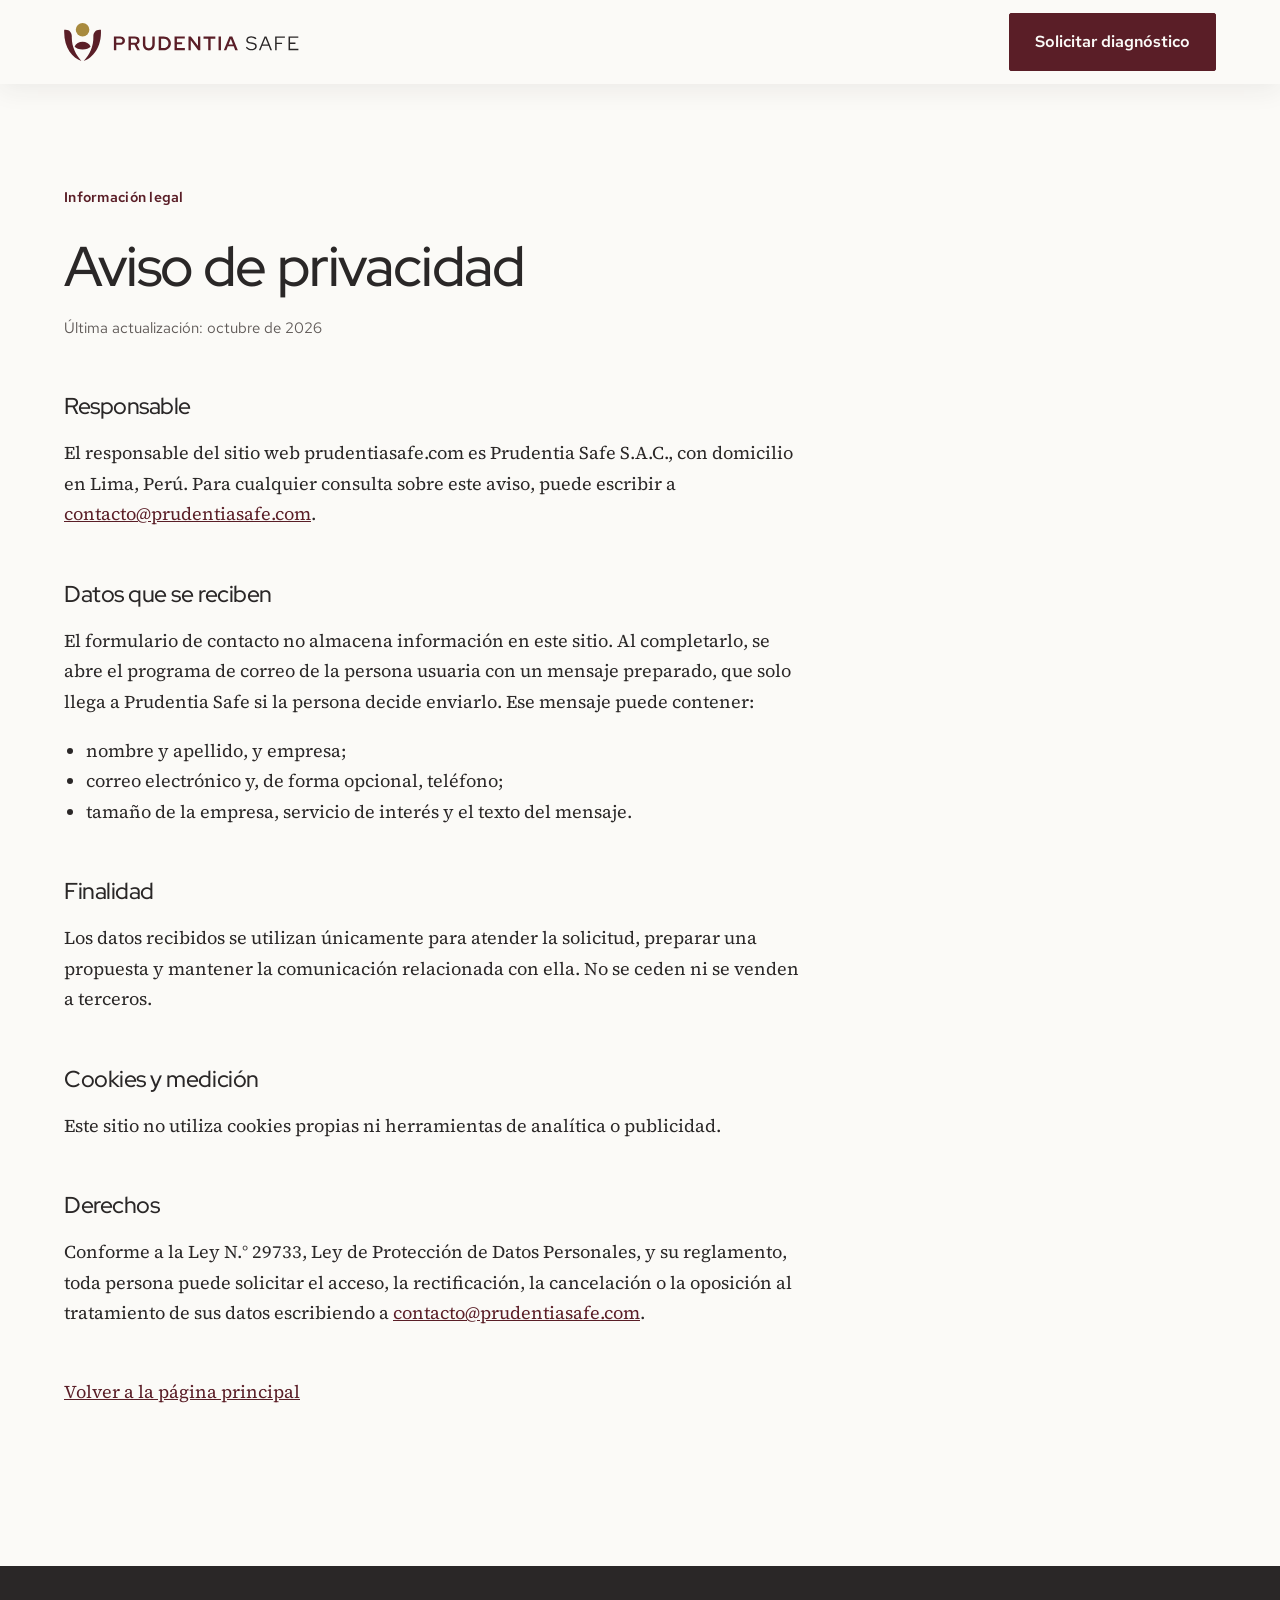
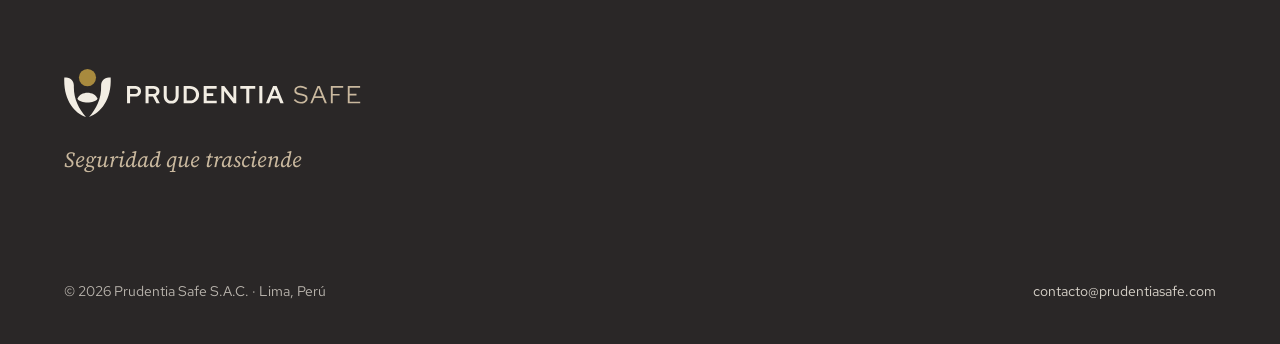
<file: privacidad.html>
<!doctype html>
<html lang="es">
<head>
  <meta charset="utf-8">
  <meta name="viewport" content="width=device-width, initial-scale=1">
  <title>Aviso de privacidad | Prudentia Safe</title>
  <meta name="description" content="Aviso de privacidad del sitio web de Prudentia Safe S.A.C.: qué datos se reciben a través del formulario de contacto y para qué se usan.">
  <link rel="canonical" href="https://prudentiasafe.com/privacidad.html">
  <meta name="theme-color" content="#5A1E27">
  <meta property="og:type" content="website">
  <meta property="og:locale" content="es_PE">
  <meta property="og:site_name" content="Prudentia Safe">
  <meta property="og:title" content="Aviso de privacidad | Prudentia Safe">
  <meta property="og:description" content="Tratamiento de los datos recibidos a través del sitio web de Prudentia Safe S.A.C.">
  <meta property="og:url" content="https://prudentiasafe.com/privacidad.html">
  <meta property="og:image" content="https://prudentiasafe.com/assets/img/og-prudentia-safe.jpg">
  <link rel="icon" href="favicon.svg" type="image/svg+xml">
  <link rel="icon" href="favicon-32.png" sizes="32x32" type="image/png">
  <link rel="apple-touch-icon" href="apple-touch-icon.png">
  <link rel="stylesheet" href="assets/css/estilos.css">
</head>
<body>
  <a class="salto" href="#contenido">Saltar al contenido</a>
  <header class="cabecera cabecera--interior solida" id="cabecera">
    <div class="contenedor cabecera__interior">
      <a class="cabecera__marca" href="index.html" aria-label="Prudentia Safe, ir a la página principal">
        <span class="logo"><img src="assets/logos/Horizontal%20a%20color.svg" alt="" width="720" height="200"></span>
      </a>
      <a class="boton" href="index.html#contacto">Solicitar diagnóstico</a>
    </div>
  </header>

  <main id="contenido" class="legal">
    <div class="contenedor">
      <div class="legal__cuerpo">
        <span class="antetitulo">Información legal</span>
        <h1>Aviso de privacidad</h1>
        <p class="legal__fecha">Última actualización: octubre de 2026</p>

        <h2>Responsable</h2>
        <p>El responsable del sitio web prudentiasafe.com es Prudentia Safe S.A.C., con domicilio en Lima, Perú. Para cualquier consulta sobre este aviso, puede escribir a <a href="mailto:contacto@prudentiasafe.com">contacto@prudentiasafe.com</a>.</p>

        <h2>Datos que se reciben</h2>
        <p>El formulario de contacto no almacena información en este sitio. Al completarlo, se abre el programa de correo de la persona usuaria con un mensaje preparado, que solo llega a Prudentia Safe si la persona decide enviarlo. Ese mensaje puede contener:</p>
        <ul>
          <li>nombre y apellido, y empresa;</li>
          <li>correo electrónico y, de forma opcional, teléfono;</li>
          <li>tamaño de la empresa, servicio de interés y el texto del mensaje.</li>
        </ul>

        <h2>Finalidad</h2>
        <p>Los datos recibidos se utilizan únicamente para atender la solicitud, preparar una propuesta y mantener la comunicación relacionada con ella. No se ceden ni se venden a terceros.</p>

        <h2>Cookies y medición</h2>
        <p>Este sitio no utiliza cookies propias ni herramientas de analítica o publicidad.</p>

        <h2>Derechos</h2>
        <p>Conforme a la Ley N.° 29733, Ley de Protección de Datos Personales, y su reglamento, toda persona puede solicitar el acceso, la rectificación, la cancelación o la oposición al tratamiento de sus datos escribiendo a <a href="mailto:contacto@prudentiasafe.com">contacto@prudentiasafe.com</a>.</p>

        <p style="margin-top:3rem"><a href="index.html">Volver a la página principal</a></p>
      </div>
    </div>
  </main>

  <footer class="pie">
    <div class="contenedor">
      <div class="pie__superior">
        <div class="pie__marca">
          <span class="logo"><img src="assets/logos/Horizontal%20negativo%20sobre%20carb%C3%B3n.svg" alt="Prudentia Safe" width="720" height="200" loading="lazy"></span>
          <p class="pie__eslogan">Seguridad que trasciende</p>
        </div>
      </div>
      <div class="pie__inferior">
        <span>© 2026 Prudentia Safe S.A.C. · Lima, Perú</span>
        <span><a href="mailto:contacto@prudentiasafe.com">contacto@prudentiasafe.com</a></span>
      </div>
    </div>
  </footer>
</body>
</html>
</file>
<file: assets/css/sitio.css>
/* Prudentia Safe S.A.C. · Sitio web 4.0 · Sistema de diseño con tokens semánticos */

@font-face { font-family: "Figtree"; src: url("../fonts/figtree-latin-wght-normal.woff2") format("woff2-variations"); font-weight: 300 900; font-display: swap; unicode-range: U+0000-00FF, U+0131, U+0152-0153, U+02BB-02BC, U+02C6, U+02DA, U+02DC, U+2000-206F, U+20AC, U+2122, U+2191, U+2193, U+2212, U+2215, U+FEFF, U+FFFD; }
@font-face { font-family: "Figtree"; src: url("../fonts/figtree-latin-ext-wght-normal.woff2") format("woff2-variations"); font-weight: 300 900; font-display: swap; unicode-range: U+0100-02AF, U+0304, U+0308, U+0329, U+1E00-1E9F, U+1EF2-1EFF, U+2020, U+20A0-20AB, U+20AD-20C0, U+2113, U+2C60-2C7F, U+A720-A7FF; }

/* ---------- Tokens ---------- */
:root {
  color-scheme: light;
  /* superficies */
  --bg: #F8F5F0;
  --surface: #FFFFFF;
  --surface-2: #F2EDE3;
  --surface-3: #E9E1D4;
  /* texto */
  --ink: #2A2727;
  --ink-2: #4A403D;
  --muted: #675C57;
  /* líneas */
  --line: #E8E2D9;
  --line-strong: #D6CDC2;
  --line-control: #8E8078;
  /* marca */
  --primary: #2A2727;
  --primary-hover: #171414;
  --on-primary: #FFFFFF;
  --accent: #5A1E27;
  --accent-soft: #F4E6E8;
  --gold: #A88A3E;
  --gold-ink: #6E5824;
  /* estados */
  --ok: #22734A; --ok-soft: #E3F3EA;
  --warn: #8F5B00; --warn-soft: #FDF0D5;
  --err: #B93F0B; --err-soft: #FDEDE4;
  /* semáforo */
  --s1: #C62828; --s1-soft: #FDECEB;
  --s3: #A57F00; --s3-soft: #FBF5DF;
  --s5: #13753A; --s5-soft: #DCF2E4;
  /* sombras */
  --sombra-min: 0 1px 0 rgb(34 28 25 / .05);
  --sombra-flotante: 0 10px 40px rgb(30 24 21 / .18);
  /* forma */
  --r-tarjeta: .875rem;
  --r-control: .5rem;
  --r-vidrio: 1.3rem;
  --r-pastilla: 999px;
  /* ritmo */
  --ancho: 1240px;
  --margen: 16px;
  --seccion: 72px;
  --cab: 72px;
  --curva: cubic-bezier(.2, .8, .2, 1);
  --f: "Figtree", system-ui, -apple-system, "Segoe UI", sans-serif;
}
@media (min-width: 768px) { :root { --margen: 24px; --seccion: 112px; } }
@media (min-width: 1280px) { :root { --margen: 32px; --seccion: 144px; } }

:root[data-theme="dark"] {
  color-scheme: dark;
  --bg: #1A1616; --surface: #221D1D; --surface-2: #2A2424; --surface-3: #3A3131;
  --ink: #F3ECE2; --ink-2: #DDD3C8; --muted: #BDB1A6;
  --line: rgb(255 255 255 / .11); --line-strong: rgb(255 255 255 / .2); --line-control: rgb(255 255 255 / .5);
  --primary: #F2EDE3; --primary-hover: #FFFFFF; --on-primary: #2A2727;
  --accent: #F0B9C3; --accent-soft: #3A2228; --gold: #D7B76B; --gold-ink: #E3C987;
  --ok: #7AD89F; --ok-soft: #1E3328; --warn: #E9C75A; --warn-soft: #36301C; --err: #FF9C7A; --err-soft: #3B2120;
  --s1: #FF7A7A; --s1-soft: #3B2120; --s3: #E9C75A; --s3-soft: #36301C; --s5: #44D184; --s5-soft: #163926;
  --sombra-min: 0 1px 0 rgb(0 0 0 / .3);
}
@media (prefers-color-scheme: dark) {
  :root:not([data-theme="light"]) {
    color-scheme: dark;
    --bg: #1A1616; --surface: #221D1D; --surface-2: #2A2424; --surface-3: #3A3131;
    --ink: #F3ECE2; --ink-2: #DDD3C8; --muted: #BDB1A6;
    --line: rgb(255 255 255 / .11); --line-strong: rgb(255 255 255 / .2); --line-control: rgb(255 255 255 / .5);
    --primary: #F2EDE3; --primary-hover: #FFFFFF; --on-primary: #2A2727;
    --accent: #F0B9C3; --accent-soft: #3A2228; --gold: #D7B76B; --gold-ink: #E3C987;
    --ok: #7AD89F; --ok-soft: #1E3328; --warn: #E9C75A; --warn-soft: #36301C; --err: #FF9C7A; --err-soft: #3B2120;
    --s1: #FF7A7A; --s1-soft: #3B2120; --s3: #E9C75A; --s3-soft: #36301C; --s5: #44D184; --s5-soft: #163926;
    --sombra-min: 0 1px 0 rgb(0 0 0 / .3);
  }
}

/* Tokens dentro de secciones con fotografía */
.sobre-foto {
  --ink: #FFFFFF; --ink-2: #F2EDE3; --muted: #E3D9CD;
  --line: rgb(255 255 255 / .18); --line-strong: rgb(255 255 255 / .32); --line-control: rgb(255 255 255 / .6);
  --primary: #F2EDE3; --primary-hover: #FFFFFF; --on-primary: #2A2727;
  --accent: #F2D6A0; --gold-ink: #F2D6A0;
  color: var(--ink);
}
.sobre-foto :is(h1, h2, h3, p) { text-shadow: 0 1px 2px rgb(20 10 8 / .38), 0 4px 18px rgb(20 10 8 / .38); }

/* ---------- Base ---------- */
*, *::before, *::after { box-sizing: border-box; }
html { -webkit-text-size-adjust: 100%; scroll-behavior: smooth; scroll-padding-top: calc(var(--cab) + 8px); }
body { margin: 0; background: var(--bg); color: var(--ink); font-family: var(--f); font-size: 1rem; line-height: 1.62; font-weight: 400; -webkit-font-smoothing: antialiased; overflow-x: hidden; }
@media (min-width: 1024px) { body { font-size: 1.0625rem; } }
img, video, svg, picture { display: block; max-width: 100%; }
img { height: auto; }
h1, h2, h3 { margin: 0; font-weight: 750; letter-spacing: -.015em; text-wrap: balance; color: var(--ink); }
p { margin: 0 0 1em; text-wrap: pretty; }
ul, ol { margin: 0; padding: 0; list-style: none; }
a { color: var(--accent); text-underline-offset: 3px; }
button, input, select, textarea { font: inherit; color: inherit; }
button { cursor: pointer; }
.tnum, [data-contar] { font-feature-settings: "tnum"; font-variant-numeric: tabular-nums; }
:focus-visible { outline: 2px solid var(--accent); outline-offset: 2px; border-radius: 4px; }
.sobre-foto :focus-visible { outline-color: #FFFFFF; }
::selection { background: var(--accent); color: var(--surface); }
[hidden] { display: none !important; }
.sr { position: absolute; width: 1px; height: 1px; overflow: hidden; clip: rect(0 0 0 0); white-space: nowrap; }
.salto { position: absolute; left: 16px; top: -80px; z-index: 300; padding: 12px 18px; border-radius: var(--r-pastilla); background: var(--primary); color: var(--on-primary); text-decoration: none; font-weight: 600; }
.salto:focus { top: 12px; }

.contenedor { width: 100%; max-width: calc(var(--ancho) + var(--margen) * 2); margin: 0 auto; padding: 0 var(--margen); }
.seccion { padding: var(--seccion) 0; }
.seccion--2 { background: var(--surface-2); }

/* Tipografía de sección */
.ante { display: inline-block; margin: 0 0 14px; font-size: .875rem; font-weight: 600; color: var(--accent); letter-spacing: 0; }
.titulo { font-size: clamp(1.75rem, 1.2rem + 2.2vw, 2.75rem); line-height: 1.1; max-width: 22ch; margin-bottom: 16px; }
.bajada { font-size: clamp(1rem, .95rem + .3vw, 1.125rem); line-height: 1.65; color: var(--ink-2); max-width: 62ch; }
.nota { font-size: .875rem; line-height: 1.55; color: var(--muted); max-width: 72ch; }
.cabeza-seccion { margin-bottom: 40px; }
@media (min-width: 1024px) { .cabeza-seccion { margin-bottom: 56px; } }

/* Rejillas asimétricas */
.rejilla { display: grid; gap: 40px; align-items: start; }
@media (min-width: 1024px) {
  .rejilla { grid-template-columns: repeat(12, 1fr); gap: 32px; }
  .r-5 { grid-column: span 5; } .r-7 { grid-column: span 7; } .r-4 { grid-column: span 4; } .r-8 { grid-column: span 8; }
  .rejilla--centro { align-items: center; }
  .r-primero { order: -1; }
}

/* ---------- Botones ---------- */
.btn { display: inline-flex; align-items: center; justify-content: center; gap: 10px; min-height: 50px; padding: 0 28px; border: 1px solid transparent; border-radius: var(--r-pastilla); font-weight: 600; font-size: 1rem; line-height: 1; text-decoration: none; white-space: nowrap; transition: background-color .18s, color .18s, border-color .18s; }
.btn--primario { background: var(--primary); color: var(--on-primary); }
.btn--primario:hover { background: var(--primary-hover); }
.btn--secundario { background: transparent; color: var(--ink); border-color: var(--line-strong); }
.btn--secundario:hover { border-color: var(--ink); }
.btn--vidrio { color: #FFFFFF; background: rgb(42 39 39 / .42); backdrop-filter: blur(14px) saturate(1.4); -webkit-backdrop-filter: blur(14px) saturate(1.4); box-shadow: inset 0 1px 0 rgb(255 255 255 / .3), inset 0 0 0 1px rgb(255 255 255 / .16); }
.btn--vidrio:hover { background: rgb(255 255 255 / .18); }
.btn--fantasma { min-height: 44px; padding: 0; color: var(--accent); font-weight: 600; text-decoration: none; display: inline-flex; align-items: center; gap: 8px; }
.btn--fantasma svg { width: 18px; height: 18px; transition: transform .18s; }
.btn--fantasma:hover svg { transform: translateX(3px); }
.btn--bloque { width: 100%; }

/* ---------- Vidrio y tarjetas ---------- */
.vidrio { background-color: rgb(42 39 39 / .42); backdrop-filter: blur(14px) saturate(1.4); -webkit-backdrop-filter: blur(14px) saturate(1.4); box-shadow: inset 0 1px 0 rgb(255 255 255 / .3), inset 0 0 0 1px rgb(255 255 255 / .14), 0 12px 32px -16px rgb(20 10 8 / .6); border-radius: var(--r-vidrio); }
.tarjeta { background: var(--surface); border: 1px solid var(--line); border-radius: var(--r-tarjeta); padding: 24px; box-shadow: var(--sombra-min); }
@media (min-width: 768px) { .tarjeta { padding: 28px; } }
.ficha { background: var(--surface-2); border-radius: var(--r-tarjeta); padding: 20px 24px; }

/* ---------- Cabecera ---------- */
.cab { position: fixed; inset: 0 0 auto; z-index: 100; height: var(--cab); transition: background-color .22s, box-shadow .22s; }
.cab__in { height: 100%; display: flex; align-items: center; justify-content: space-between; gap: 20px; }
.cab__marca { position: relative; display: block; width: 168px; height: 46px; flex: none; }
.cab__marca img { position: absolute; inset: 0; width: 100%; height: 100%; object-fit: contain; object-position: left center; transition: opacity .22s; }
.cab__marca .logo-color { opacity: 0; }
.cab__nav { display: none; }
.cab__nav ul { display: flex; gap: 28px; }
.cab__nav a { color: #FFFFFF; text-decoration: none; font-weight: 500; font-size: .95rem; padding: 10px 0; }
.cab__nav a:hover, .cab__nav a[aria-current] { text-decoration: underline; text-underline-offset: 6px; text-decoration-thickness: 1.5px; }
.cab__acciones { display: flex; align-items: center; gap: 8px; }
.cab__acciones .btn { min-height: 44px; padding: 0 20px; font-size: .95rem; }
.cab .btn--cab { background: #F2EDE3; color: #2A2727; }
.cab .btn--cab:hover { background: #FFFFFF; }
.cab__menu { display: inline-flex; align-items: center; justify-content: center; width: 44px; height: 44px; border-radius: var(--r-pastilla); border: 0; background: rgb(255 255 255 / .14); color: #FFFFFF; }
.cab__menu svg { width: 22px; height: 22px; }
.cab.solida { background: var(--surface); box-shadow: 0 1px 0 var(--line); }
.cab.solida .logo-claro { opacity: 0; }
.cab.solida .logo-color { opacity: 1; }
.cab.solida .cab__nav a { color: var(--ink); }
.cab.solida .btn--cab { background: var(--primary); color: var(--on-primary); }
.cab.solida .cab__menu { background: var(--surface-2); color: var(--ink); }
:root[data-theme="dark"] .cab.solida .logo-claro { opacity: 1; }
:root[data-theme="dark"] .cab.solida .logo-color { opacity: 0; }
@media (prefers-color-scheme: dark) { :root:not([data-theme="light"]) .cab.solida .logo-claro { opacity: 1; } :root:not([data-theme="light"]) .cab.solida .logo-color { opacity: 0; } }
@media (min-width: 1280px) {
  .cab__nav { display: block; }
  .cab__menu { display: none; }
}
@media (max-width: 420px) { .cab__acciones .btn--cab { display: none; } }

/* Menú en pantalla completa para anchos menores */
.menu { position: fixed; inset: 0; z-index: 150; display: flex; flex-direction: column; padding: calc(var(--cab) + 16px) var(--margen) 32px; background: var(--surface); visibility: hidden; opacity: 0; transition: opacity .2s, visibility .2s; }
.menu.abierto { visibility: visible; opacity: 1; }
.menu__cerrar { position: absolute; top: 14px; right: var(--margen); width: 44px; height: 44px; border-radius: var(--r-pastilla); border: 0; background: var(--surface-2); display: grid; place-items: center; }
.menu__cerrar svg { width: 22px; height: 22px; }
.menu ul { display: grid; gap: 4px; }
.menu a { display: flex; align-items: center; min-height: 52px; color: var(--ink); text-decoration: none; font-size: 1.5rem; font-weight: 650; letter-spacing: -.01em; border-bottom: 1px solid var(--line); }
.menu .btn { margin-top: 28px; }

/* ---------- Portada con carrusel ---------- */
.portada { position: relative; min-height: 100svh; min-height: 100dvh; display: flex; align-items: flex-end; background: #2A2727; overflow: hidden; isolation: isolate; }
.diapos { position: absolute; inset: 0; z-index: -2; }
.diapo { position: absolute; inset: 0; opacity: 0; transition: opacity 1.2s ease; }
.diapo.activa { opacity: 1; }
.diapo > picture, .diapo > video, .diapo picture img { position: absolute; inset: 0; width: 100%; height: 100%; }
.diapo img, .diapo video { object-fit: cover; object-position: var(--pos-m, 50% 40%); transform: scale(1.07); }
.diapo.activa img, .diapo.activa video { animation: acerca 9s linear forwards; }
@keyframes acerca { from { transform: scale(1.07); } to { transform: scale(1); } }
@media (min-width: 768px) { .diapo img, .diapo video { object-position: var(--pos-d, 50% 45%); } }
.portada__velo { position: absolute; inset: 0; z-index: -1; background:
  linear-gradient(180deg, rgb(42 39 39 / .8) 0%, rgb(42 39 39 / 0) 22%),
  radial-gradient(70% 60% at 0% 100%, rgb(90 30 39 / .5) 0%, transparent 72%),
  linear-gradient(0deg, rgb(35 29 29 / .95) 0%, rgb(35 29 29 / .55) 45%, rgb(35 29 29 / .1) 70%, transparent 80%); }
@media (min-width: 768px) { .portada__velo { background:
  linear-gradient(180deg, rgb(42 39 39 / .8) 0%, rgb(42 39 39 / 0) 22%),
  radial-gradient(70% 60% at 0% 100%, rgb(90 30 39 / .45) 0%, transparent 72%),
  linear-gradient(0deg, rgb(35 29 29 / .94) 0%, rgb(35 29 29 / .2) 62%, transparent 76%),
  linear-gradient(90deg, rgb(35 29 29 / .86) 0%, rgb(35 29 29 / .12) 64%, transparent 76%); } }
.portada__in { width: 100%; padding-top: calc(var(--cab) + 40px); padding-bottom: 112px; }
.chip { display: inline-flex; align-items: center; gap: 8px; min-height: 36px; padding: 0 16px; border-radius: var(--r-pastilla); font-size: .875rem; font-weight: 600; color: #FFFFFF; }
.chip svg { width: 16px; height: 16px; }
.portada h1 { margin: 20px 0 16px; font-size: clamp(2.5rem, 1.6rem + 4.2vw, 4.5rem); line-height: 1.04; font-weight: 800; letter-spacing: -.02em; max-width: 14ch; color: #FFFFFF; }
.portada__texto { font-size: clamp(1.05rem, 1rem + .3vw, 1.2rem); line-height: 1.6; color: #F2EDE3; max-width: 54ch; margin-bottom: 28px; }
.portada__acciones { display: flex; flex-wrap: wrap; gap: 12px; }
.portada .btn--primario { background: #F2EDE3; color: #2A2727; }
.portada .btn--primario:hover { background: #FFFFFF; }
@media (max-width: 480px) { .portada__acciones .btn { width: 100%; } }
.carrusel-ctrl { position: absolute; left: 0; right: 0; bottom: 0; padding-bottom: 28px; }
.carrusel-ctrl .contenedor { display: flex; align-items: center; gap: 16px; }
.avances { flex: 1; display: grid; grid-auto-flow: column; grid-auto-columns: 1fr; gap: 8px; }
.avances button { position: relative; height: 24px; padding: 0; border: 0; background: none; }
.avances button::before { content: ""; position: absolute; left: 0; right: 0; top: 50%; height: 3px; margin-top: -1.5px; border-radius: 3px; background: rgb(255 255 255 / .3); }
.avances button span { position: absolute; left: 0; top: 50%; height: 3px; margin-top: -1.5px; width: 0; border-radius: 3px; background: #FFFFFF; }
.avances button.hecho span { width: 100%; }
.rotulo { flex: none; min-width: 0; font-size: .8125rem; color: #F2EDE3; white-space: nowrap; }
.ctrl-btns { display: flex; gap: 6px; }
.ctrl-btns button { width: 44px; height: 44px; display: grid; place-items: center; border-radius: var(--r-pastilla); border: 0; color: #FFFFFF; }
.ctrl-btns svg { width: 18px; height: 18px; }
@media (max-width: 640px) { .rotulo { display: none; } }

/* ---------- Compromisos ---------- */
.compromisos { padding: 56px 0 0; }
@media (min-width: 1024px) { .compromisos { margin-top: -1px; padding-top: 80px; } }
.compromisos__lista { display: grid; gap: 16px; }
@media (min-width: 768px) { .compromisos__lista { grid-template-columns: repeat(3, 1fr); gap: 20px; } }
.compromisos__lista .tarjeta { display: grid; grid-template-columns: 44px 1fr; gap: 4px 16px; align-items: start; }
.icono { width: 44px; height: 44px; display: grid; place-items: center; border-radius: 12px; background: var(--accent-soft); color: var(--accent); }
.icono svg { width: 24px; height: 24px; fill: none; stroke: currentColor; stroke-width: 1.8; stroke-linecap: round; stroke-linejoin: round; }
.compromisos h3 { font-size: 1.125rem; line-height: 1.3; margin-top: 2px; }
.compromisos p { grid-column: 2; margin: 4px 0 0; color: var(--ink-2); font-size: .95rem; line-height: 1.55; }

/* ---------- Cifras ---------- */
.cifras__lista { display: grid; gap: 16px; }
@media (min-width: 640px) { .cifras__lista { grid-template-columns: repeat(2, 1fr); } }
@media (min-width: 1024px) { .cifras__lista { grid-template-columns: repeat(4, 1fr); gap: 20px; } }
.cifra { display: flex; flex-direction: column; }
.cifra strong { display: block; font-size: clamp(2.5rem, 2rem + 2vw, 3.5rem); line-height: 1; font-weight: 750; letter-spacing: -.02em; color: var(--ink); margin-bottom: 14px; }
.cifra strong.acento { color: var(--accent); }
.cifra span { color: var(--ink-2); font-size: .95rem; line-height: 1.5; }
.cifras .nota { margin-top: 28px; }

/* ---------- Pestañas ---------- */
.pestanas { display: flex; gap: 8px; overflow-x: auto; padding: 2px 2px 8px; margin: 0 0 24px; scrollbar-width: none; }
.pestanas::-webkit-scrollbar { display: none; }
.pestanas button { flex: none; min-height: 44px; padding: 0 20px; border-radius: var(--r-pastilla); border: 1px solid var(--line-strong); background: var(--surface); color: var(--ink); font-weight: 600; font-size: .95rem; transition: background-color .18s, color .18s, border-color .18s; }
.pestanas button:hover { border-color: var(--ink); }
.pestanas button[aria-selected="true"] { background: var(--primary); border-color: var(--primary); color: var(--on-primary); }
.pastillas { display: inline-flex; flex-wrap: nowrap; max-width: 100%; overflow-x: auto; scrollbar-width: none; gap: 6px; padding: 4px; border-radius: var(--r-pastilla); background: var(--surface-2); margin-bottom: 20px; }
.pastillas button { flex: none; white-space: nowrap; min-height: 40px; padding: 0 16px; border: 0; border-radius: var(--r-pastilla); background: transparent; color: var(--ink-2); font-weight: 600; font-size: .9rem; }
.pastillas button[aria-pressed="true"] { background: var(--surface); color: var(--ink); box-shadow: 0 1px 2px rgb(34 28 25 / .12); }

.panel { animation: aparece .45s var(--curva); }
@keyframes aparece { from { opacity: 0; transform: translateY(8px); } to { opacity: 1; transform: none; } }
.panel__dos { display: grid; gap: 28px; }
@media (min-width: 1024px) { .panel__dos { grid-template-columns: 7fr 5fr; gap: 40px; align-items: start; } }
.panel figure { margin: 0; }
.foto-redonda { border-radius: var(--r-tarjeta); overflow: hidden; }
.foto-redonda img { width: 100%; aspect-ratio: 4 / 3; object-fit: cover; }
.panel figcaption { margin-top: 14px; color: var(--ink-2); font-size: .95rem; line-height: 1.6; }

/* Gráfico anual */
.grafico__cab { display: flex; flex-wrap: wrap; justify-content: space-between; align-items: center; gap: 12px; margin-bottom: 8px; }
.grafico__cab h3 { font-size: 1.125rem; }
.grafico__lienzo { height: 300px; margin-bottom: 20px; }
@media (min-width: 768px) { .grafico__lienzo { height: 340px; } }
.grafico__lienzo svg { width: 100%; height: 100%; overflow: visible; }
.g-eje { stroke: var(--line); stroke-width: 1; }
.g-et { fill: var(--muted); font-size: 12px; font-family: var(--f); }
.g-anio { fill: var(--ink-2); font-size: 13px; font-weight: 600; font-family: var(--f); }
.g-barra { fill: var(--surface-3); }
.g-barra.ultima { fill: var(--accent); }
.g-valor { fill: var(--ink); font-size: 12.5px; font-weight: 600; font-family: var(--f); text-anchor: middle; font-feature-settings: "tnum"; }
.g-linea { fill: none; stroke: var(--gold); stroke-width: 2; stroke-linecap: round; stroke-linejoin: round; }
.g-punto { fill: var(--surface); stroke: var(--gold); stroke-width: 2; }

/* Barras horizontales */
.barras li { padding: 14px 0; border-bottom: 1px solid var(--line); }
.barras li:first-child { padding-top: 4px; }
.barra__fila { display: flex; justify-content: space-between; align-items: baseline; gap: 16px; margin-bottom: 8px; }
.barra__t { font-weight: 500; line-height: 1.35; }
.barra__v { font-weight: 700; font-feature-settings: "tnum"; white-space: nowrap; }
.barra__pista { height: 8px; border-radius: var(--r-pastilla); background: var(--surface-3); overflow: hidden; }
.barra__pista span { display: block; height: 100%; border-radius: inherit; background: var(--primary); width: var(--p); transform-origin: left; transform: scaleX(0); transition: transform 1s var(--curva); transition-delay: var(--rd, 0s); }
.barras li:first-child .barra__pista span { background: var(--accent); }
.barras.visto .barra__pista span { transform: scaleX(1); }
.barra__c { display: block; margin-top: 6px; font-size: .8125rem; color: var(--muted); }

/* Parte del cuerpo */
.cuerpo { display: grid; gap: 28px; align-items: center; }
@media (min-width: 768px) { .cuerpo { grid-template-columns: 260px 1fr; gap: 40px; } }
@media (min-width: 1024px) { .cuerpo { grid-template-columns: 300px 1fr 1fr; } }
.figura { position: relative; width: 100%; max-width: 260px; margin: 0 auto; }
@media (min-width: 1024px) { .figura { max-width: 300px; } }
.figura img { width: 100%; mix-blend-mode: multiply; }
:root[data-theme="dark"] .figura img { mix-blend-mode: normal; border-radius: var(--r-tarjeta); }
@media (prefers-color-scheme: dark) { :root:not([data-theme="light"]) .figura img { mix-blend-mode: normal; border-radius: var(--r-tarjeta); } }
.punto { position: absolute; width: var(--t); height: var(--t); padding: 0; border: 2px solid #FFFFFF; border-radius: 50%; background: #5A1E27; transform: translate(-50%, -50%); box-shadow: 0 2px 8px rgb(34 28 25 / .35); transition: background-color .18s; }
.punto::before { content: ""; position: absolute; left: 50%; top: 50%; width: 44px; height: 44px; transform: translate(-50%, -50%); }
.punto::after { content: ""; position: absolute; inset: -2px; border-radius: 50%; border: 2px solid #5A1E27; animation: halo 2.8s ease-out infinite; pointer-events: none; }
.punto.activo { background: #A88A3E; }
.punto.activo::after { border-color: #A88A3E; }
@keyframes halo { from { transform: scale(1); opacity: .75; } to { transform: scale(1.9); opacity: 0; } }
.cuerpo__panel h3 { font-size: 1.5rem; }
.cuerpo__panel .valor { font-size: 3rem; line-height: 1; font-weight: 750; color: var(--accent); margin: 10px 0 6px; letter-spacing: -.02em; }
.cuerpo__panel .cuenta { color: var(--muted); font-size: .9rem; margin-bottom: 14px; }
.cuerpo__panel p { color: var(--ink-2); }
.lista-marcas li { position: relative; padding: 10px 0 10px 28px; border-top: 1px solid var(--line); font-size: .95rem; }
.lista-marcas li::before { content: ""; position: absolute; left: 2px; top: 15px; width: 14px; height: 8px; border-left: 2px solid var(--ok); border-bottom: 2px solid var(--ok); transform: rotate(-45deg); }
.cuerpo__lista { display: grid; gap: 0; }
@media (min-width: 768px) and (max-width: 1023px) { .cuerpo__lista { grid-column: 1 / -1; grid-template-columns: 1fr 1fr; column-gap: 32px; } }
.cuerpo__lista button { width: 100%; display: flex; justify-content: space-between; align-items: center; min-height: 48px; padding: 0 12px; border: 0; border-bottom: 1px solid var(--line); background: transparent; color: var(--ink); text-align: left; border-radius: 0; transition: background-color .18s; }
.cuerpo__lista button:hover { background: var(--surface-2); }
.cuerpo__lista button[aria-pressed="true"] { background: var(--accent-soft); color: var(--accent); font-weight: 600; }
.cuerpo__lista b { font-feature-settings: "tnum"; }

/* ---------- Quiénes somos ---------- */
.etimo { display: flex; flex-wrap: wrap; align-items: center; gap: 10px 14px; margin: 8px 0 28px; }
.etimo span { display: inline-flex; flex-direction: column; padding: 10px 16px; border-radius: var(--r-control); background: var(--surface-2); }
.etimo b { font-size: 1.15rem; font-weight: 700; font-style: italic; }
.etimo small { font-size: .8125rem; color: var(--muted); }
.etimo .igual b { color: var(--accent); }
.etimo i { font-style: normal; color: var(--muted); font-weight: 600; }
.cita { margin: 28px 0 0; padding: 20px 24px; border-radius: var(--r-tarjeta); background: var(--surface-2); }
.cita p { margin: 0 0 6px; font-size: 1.25rem; font-style: italic; font-weight: 600; color: var(--accent); }
.cita cite { font-style: normal; font-size: .875rem; color: var(--muted); }
.foto-alta { position: relative; border-radius: var(--r-tarjeta); overflow: hidden; }
.foto-alta img { width: 100%; aspect-ratio: 4 / 5; object-fit: cover; object-position: 60% 40%; }
.marca-simbolo { display: flex; gap: 16px; align-items: center; margin-top: 16px; }
.marca-simbolo img { width: 56px; height: 56px; flex: none; }
.marca-simbolo p { margin: 0; font-size: .9rem; color: var(--ink-2); line-height: 1.55; }

/* ---------- Servicios sobre foto ---------- */
.foto-fondo { position: relative; isolation: isolate; overflow: hidden; background: #2A2727; }
.foto-fondo > picture, .foto-fondo > picture img { position: absolute; inset: -6% 0; width: 100%; height: 112%; object-fit: cover; z-index: -2; }
.foto-fondo__velo { position: absolute; inset: 0; z-index: -1; background: linear-gradient(0deg, rgb(35 29 29 / .86), rgb(35 29 29 / .78)), radial-gradient(60% 60% at 0% 100%, rgb(90 30 39 / .45), transparent 70%); }
.modulos { display: grid; gap: 16px; }
@media (min-width: 768px) { .modulos { grid-template-columns: repeat(2, 1fr); gap: 20px; } }
.modulo { padding: 24px; color: #FFFFFF; }
@media (min-width: 768px) { .modulo { padding: 28px; } }
.modulo h3 { font-size: 1.25rem; color: #FFFFFF; margin-bottom: 8px; }
.modulo > p { color: #F2EDE3; font-size: .98rem; }
.modulo ul { display: grid; gap: 0; margin-top: 12px; }
.modulo li { position: relative; padding: 9px 0 9px 26px; border-top: 1px solid rgb(255 255 255 / .16); font-size: .93rem; color: #FFFFFF; }
.modulo li::before { content: ""; position: absolute; left: 2px; top: 15px; width: 12px; height: 7px; border-left: 2px solid #F2D6A0; border-bottom: 2px solid #F2D6A0; transform: rotate(-45deg); }

/* ---------- Ley ---------- */
.mandos { position: relative; }
@media (min-width: 1024px) { .mandos { position: sticky; top: calc(var(--cab) + 24px); } }
.mando { border: 0; padding: 0; margin: 0 0 24px; }
.mando:last-child { margin-bottom: 0; }
.mando > label, .mando legend { display: block; font-weight: 600; margin-bottom: 10px; padding: 0; }
.mando output { display: block; font-size: 2.75rem; font-weight: 750; line-height: 1; color: var(--accent); margin-bottom: 10px; letter-spacing: -.02em; }
input[type="range"] { -webkit-appearance: none; appearance: none; width: 100%; height: 44px; background: transparent; }
input[type="range"]::-webkit-slider-runnable-track { height: 8px; border-radius: 8px; background: linear-gradient(90deg, var(--primary) var(--v, 5%), var(--surface-3) var(--v, 5%)); }
input[type="range"]::-moz-range-track { height: 8px; border-radius: 8px; background: var(--surface-3); }
input[type="range"]::-moz-range-progress { height: 8px; border-radius: 8px; background: var(--primary); }
input[type="range"]::-webkit-slider-thumb { -webkit-appearance: none; width: 24px; height: 24px; margin-top: -8px; border-radius: 50%; background: var(--surface); border: 2px solid var(--primary); box-shadow: 0 1px 4px rgb(34 28 25 / .25); }
input[type="range"]::-moz-range-thumb { width: 22px; height: 22px; border-radius: 50%; background: var(--surface); border: 2px solid var(--primary); }
.escala { display: flex; justify-content: space-between; font-size: .8125rem; color: var(--muted); }
.ayuda { margin: 10px 0 0; font-size: .8125rem; color: var(--muted); line-height: 1.5; }
.chips { display: grid; grid-auto-flow: column; grid-auto-columns: 1fr; gap: 8px; }
.chips label { position: relative; display: block; }
.chips input { position: absolute; inset: 0; opacity: 0; cursor: pointer; margin: 0; }
.chips span { display: flex; align-items: center; justify-content: center; gap: 6px; min-height: 44px; padding: 6px 10px; border-radius: var(--r-pastilla); border: 1px solid var(--line-control); font-weight: 600; font-size: .9rem; line-height: 1.2; text-align: center; transition: background-color .18s, color .18s, border-color .18s; }
.chips span::before { content: ""; width: 0; height: 7px; border-left: 2px solid currentColor; border-bottom: 2px solid currentColor; transform: rotate(-45deg) translate(1px, -2px); opacity: 0; transition: width .18s, opacity .18s; }
.chips input:checked + span { background: var(--primary); border-color: var(--primary); color: var(--on-primary); }
.chips input:checked + span::before { width: 12px; opacity: 1; }
.chips input:focus-visible + span { outline: 2px solid var(--accent); outline-offset: 2px; }
.obligaciones { display: grid; gap: 12px; }
.ob { padding: 20px 24px; border-radius: var(--r-tarjeta); background: var(--surface); border: 1px solid var(--line); animation: aparece .4s var(--curva) both; animation-delay: calc(var(--i) * 35ms); }
.ob h3 { font-size: 1.0625rem; line-height: 1.35; margin-bottom: 4px; }
.ob p { margin: 0; color: var(--ink-2); font-size: .95rem; line-height: 1.55; }
.ob small { display: inline-block; margin-top: 8px; font-size: .8125rem; font-weight: 600; color: var(--accent); }
.ob--cambia { border-left: 3px solid var(--gold); }

/* ---------- Autodiagnóstico ---------- */
.auto__barra { height: 6px; border-radius: 6px; background: var(--surface-3); margin-bottom: 24px; overflow: hidden; }
.auto__barra span { display: block; height: 100%; width: 0; border-radius: inherit; background: var(--accent); transition: width .5s var(--curva); }
.auto__pregunta { min-height: 132px; }
.auto__pregunta p { font-size: clamp(1.2rem, 1.05rem + .6vw, 1.45rem); font-weight: 650; line-height: 1.35; margin-bottom: 8px; letter-spacing: -.01em; }
.auto__pregunta small { color: var(--muted); font-size: .875rem; }
.respuestas { display: grid; gap: 10px; margin: 20px 0 16px; }
@media (min-width: 640px) { .respuestas { grid-template-columns: repeat(3, 1fr); } }
.resp { position: relative; display: flex; align-items: center; gap: 12px; min-height: 64px; padding: 12px 16px; border-radius: var(--r-tarjeta); border: 3px solid transparent; background: var(--c-soft); color: var(--ink); font-weight: 650; text-align: left; transition: border-color .18s; }
.resp svg { width: 28px; height: 28px; flex: none; fill: none; stroke: var(--c); stroke-width: 1.8; stroke-linecap: round; stroke-linejoin: round; }
.resp:hover { border-color: color-mix(in srgb, var(--c) 45%, transparent); }
.resp.elegida { border-color: var(--c); }
.resp.elegida::after { content: ""; position: absolute; top: 8px; right: 10px; width: 12px; height: 7px; border-left: 2px solid var(--c); border-bottom: 2px solid var(--c); transform: rotate(-45deg); }
.resp--si { --c: var(--s5); --c-soft: var(--s5-soft); }
.resp--parte { --c: var(--s3); --c-soft: var(--s3-soft); }
.resp--no { --c: var(--s1); --c-soft: var(--s1-soft); }
.auto__pie { display: flex; justify-content: space-between; align-items: center; font-size: .875rem; color: var(--muted); }
.auto__pie button { min-height: 44px; padding: 0; border: 0; background: none; color: var(--accent); font-weight: 600; }
.auto__pie button:disabled { color: var(--muted); opacity: .5; cursor: default; }
.resultado { display: grid; gap: 24px; animation: aparece .5s var(--curva); }
@media (min-width: 640px) { .resultado { grid-template-columns: 140px 1fr; } }
.anillo { width: 140px; height: 140px; }
.anillo circle { fill: none; stroke-width: 10; }
.anillo .pista { stroke: var(--surface-3); }
.anillo .valor { stroke: var(--accent); stroke-linecap: round; stroke-dasharray: 326.73; stroke-dashoffset: 326.73; transition: stroke-dashoffset 1.4s var(--curva); }
.anillo text { fill: var(--ink); font-family: var(--f); font-weight: 750; font-size: 30px; font-feature-settings: "tnum"; }
.anillo .pc { font-size: 14px; fill: var(--muted); font-weight: 600; }
.nivel { display: inline-block; padding: 4px 12px; border-radius: var(--r-pastilla); font-weight: 650; font-size: .9rem; margin-bottom: 10px; }
.nivel--1 { background: var(--s1-soft); color: var(--s1); }
.nivel--3 { background: var(--s3-soft); color: var(--warn); }
.nivel--5 { background: var(--s5-soft); color: var(--s5); }
.brechas { margin: 12px 0 20px; }
.brechas li { padding: 10px 0; border-top: 1px solid var(--line); font-size: .93rem; }
.brechas small { display: block; color: var(--accent); font-weight: 600; font-size: .8rem; }
.acciones { display: flex; flex-wrap: wrap; gap: 10px; }

/* ---------- Calculadora ---------- */
.calc fieldset { border: 0; padding: 0; margin: 0 0 20px; }
.calc legend, .calc label.et { display: block; font-weight: 600; margin-bottom: 10px; padding: 0; }
.campo-num { display: flex; align-items: center; gap: 12px; }
.campo-num input { width: 140px; min-height: 48px; padding: 0 14px; border-radius: var(--r-control); border: 1px solid var(--line-control); background: var(--surface); font-size: 1.25rem; font-weight: 650; font-feature-settings: "tnum"; }
.resultado-multa { margin-top: 24px; padding: 24px; border-radius: var(--r-tarjeta); background: var(--surface-2); }
.resultado-multa span { display: block; font-size: .9rem; color: var(--muted); }
.resultado-multa strong { display: block; margin: 6px 0 4px; font-size: clamp(2.2rem, 1.8rem + 2vw, 3rem); line-height: 1.05; font-weight: 750; letter-spacing: -.02em; color: var(--ink); font-feature-settings: "tnum"; }
.medidor { height: 8px; border-radius: 8px; background: var(--surface-3); margin: 16px 0 10px; overflow: hidden; }
.medidor span { display: block; height: 100%; width: 0; border-radius: inherit; background: var(--accent); transition: width .6s var(--curva); }
.resultado-multa p { margin: 0; font-size: .9rem; color: var(--ink-2); }

/* ---------- Método ---------- */
.momentos { display: grid; gap: 20px; }
@media (min-width: 768px) { .momentos { grid-template-columns: repeat(3, 1fr); } }
.momento { padding: 0; overflow: hidden; }
.momento picture img { width: 100%; aspect-ratio: 3 / 2; object-fit: cover; }
.momento__txt { padding: 20px 24px 24px; }
.momento__n { display: inline-block; font-size: .875rem; font-weight: 650; color: var(--accent); margin-bottom: 4px; }
.momento h3 { font-size: 1.375rem; }
.momento .pregunta { color: var(--muted); font-weight: 600; margin: 2px 0 10px; }
.momento p:last-child { margin: 0; color: var(--ink-2); font-size: .95rem; }

.controles { display: grid; gap: 8px; }
.controles button { width: 100%; display: grid; grid-template-columns: 36px 1fr 96px; align-items: center; gap: 14px; min-height: 60px; padding: 8px 16px; border-radius: var(--r-tarjeta); border: 1px solid var(--line); background: var(--surface); text-align: left; color: var(--ink); transition: border-color .18s, background-color .18s; }
@media (min-width: 640px) { .controles button { grid-template-columns: 36px 1fr 140px; } }
.controles button:hover { border-color: var(--line-strong); }
.controles button[aria-pressed="true"] { border-color: var(--primary); background: var(--surface-2); }
.controles__n { width: 32px; height: 32px; display: flex; align-items: center; justify-content: center; border-radius: 50%; background: var(--surface-2); font-weight: 700; font-size: .875rem; line-height: 1; }
.controles button[aria-pressed="true"] .controles__n { background: var(--primary); color: var(--on-primary); }
.controles__t { font-weight: 600; line-height: 1.3; }
.controles__m { height: 8px; border-radius: 8px; background: var(--surface-3); overflow: hidden; }
.controles__m i { display: block; height: 100%; width: var(--e); border-radius: inherit; background: var(--accent); }
.controles__eje { display: flex; justify-content: space-between; margin-top: 10px; font-size: .8125rem; color: var(--muted); }
.detalle { margin-top: 20px; }
.detalle b { display: block; font-size: 1.125rem; margin-bottom: 6px; }
.detalle p { margin: 0 0 8px; color: var(--ink-2); }
.detalle p.ej { margin: 0; color: var(--ink); }

/* Proceso */
.pasos { display: grid; gap: 28px; counter-reset: paso; }
@media (min-width: 768px) { .pasos { grid-template-columns: repeat(4, 1fr); gap: 24px; } }
.paso { position: relative; padding-top: 56px; }
.paso::before { counter-increment: paso; content: counter(paso); position: absolute; left: 0; top: 0; width: 40px; height: 40px; display: flex; align-items: center; justify-content: center; border-radius: 50%; background: var(--surface); border: 1px solid var(--line-strong); font-weight: 700; line-height: 1; z-index: 1; transition: background-color .3s, color .3s, border-color .3s; }
.paso.hecho::before { background: var(--primary); color: var(--on-primary); border-color: var(--primary); }
@media (min-width: 768px) {
  .pasos { position: relative; }
  .pasos::before, .pasos::after { content: ""; position: absolute; left: 20px; right: 0; top: 19.5px; height: 1px; background: var(--line-strong); }
  .pasos::after { height: 2px; top: 19px; background: var(--primary); transform-origin: left; transform: scaleX(var(--av, 0)); }
}
.paso h3 { font-size: 1.25rem; margin-bottom: 8px; }
.paso p { margin: 0; color: var(--ink-2); font-size: .95rem; }

/* ---------- Sectores ---------- */
.sectores__lista { display: grid; grid-auto-flow: column; grid-auto-columns: minmax(260px, 78%); gap: 16px; overflow-x: auto; scroll-snap-type: x mandatory; padding-bottom: 12px; scrollbar-width: thin; }
@media (min-width: 768px) { .sectores__lista { grid-auto-columns: minmax(280px, 40%); } }
@media (min-width: 1280px) { .sectores__lista { grid-auto-flow: row; grid-template-columns: repeat(5, 1fr); overflow: visible; } }
.sector { position: relative; scroll-snap-align: start; border-radius: var(--r-tarjeta); overflow: hidden; aspect-ratio: 3 / 4; background: #2A2727; isolation: isolate; }
.sector picture, .sector img { position: absolute; inset: 0; width: 100%; height: 100%; object-fit: cover; z-index: -2; }
.sector::before { content: ""; position: absolute; inset: 0; z-index: -1; background: linear-gradient(0deg, rgb(35 29 29 / .92) 0%, rgb(35 29 29 / .45) 48%, transparent 72%); }
.sector__txt { position: absolute; left: 0; right: 0; bottom: 0; padding: 20px; }
.sector h3 { font-size: 1.125rem; color: #FFFFFF; margin-bottom: 4px; }
.sector p { margin: 0; font-size: .9rem; line-height: 1.5; color: #F2EDE3; }

/* ---------- Preguntas ---------- */
.faq { display: grid; gap: 10px; }
.faq details { border-radius: var(--r-tarjeta); background: var(--surface); border: 1px solid var(--line); }
.faq summary { list-style: none; position: relative; display: flex; align-items: center; min-height: 64px; padding: 16px 56px 16px 20px; font-weight: 650; line-height: 1.35; cursor: pointer; }
.faq summary::-webkit-details-marker { display: none; }
.faq summary::after { content: ""; position: absolute; right: 22px; top: 50%; width: 10px; height: 10px; margin-top: -7px; border-right: 2px solid var(--ink); border-bottom: 2px solid var(--ink); transform: rotate(45deg); transition: transform .2s; }
.faq details[open] summary::after { transform: rotate(-135deg); margin-top: -2px; }
.faq details p { margin: 0; padding: 0 20px 20px; color: var(--ink-2); animation: aparece .3s var(--curva); }

/* ---------- Cierre ---------- */
.cierre { position: relative; min-height: 88svh; display: grid; place-items: center; text-align: center; padding: 120px 0; isolation: isolate; overflow: hidden; background: #2A2727; }
.cierre > picture img, .cierre > video { position: absolute; inset: 0; width: 100%; height: 100%; object-fit: cover; z-index: -2; }
.cierre__velo { position: absolute; inset: 0; z-index: -1; background: radial-gradient(60% 55% at 50% 50%, rgb(35 29 29 / .88) 0%, rgb(35 29 29 / .62) 60%, rgb(35 29 29 / .5) 100%), linear-gradient(0deg, rgb(90 30 39 / .35), transparent 60%); }
.cierre h2 { font-size: clamp(2rem, 1.4rem + 3vw, 3.5rem); line-height: 1.08; color: #FFFFFF; max-width: 18ch; margin: 0 auto 18px; font-weight: 800; }
.cierre p { color: #F2EDE3; max-width: 52ch; margin: 0 auto 28px; font-size: 1.1rem; }
.cierre .btn--primario { background: #F2EDE3; color: #2A2727; }
.cierre .btn--primario:hover { background: #FFFFFF; }
.cierre .firma { margin-top: 28px; font-size: .95rem; color: #F2D6A0; font-weight: 600; }

/* ---------- Pie ---------- */
.pie { background: var(--surface-2); color: var(--ink-2); padding: 64px 0 32px; font-size: .95rem; }
.pie__cols { display: grid; gap: 36px; padding-bottom: 36px; border-bottom: 1px solid var(--line-strong); }
@media (min-width: 768px) { .pie__cols { grid-template-columns: 1.4fr 1fr 1fr; } }
.pie__logo { width: 190px; margin-bottom: 14px; }
.pie h2 { font-size: 1rem; font-weight: 700; margin-bottom: 12px; }
.pie li { margin-bottom: 8px; }
.pie a { color: var(--ink); text-decoration: none; }
.pie a:hover { text-decoration: underline; }
.creditos { padding: 24px 0; font-size: .8125rem; color: var(--muted); line-height: 1.6; }
.pie__inf { display: flex; flex-wrap: wrap; justify-content: space-between; align-items: center; gap: 12px; font-size: .875rem; color: var(--muted); }
.tema { display: inline-flex; gap: 4px; padding: 4px; border-radius: var(--r-pastilla); background: var(--surface); border: 1px solid var(--line); }
.tema button { min-height: 36px; padding: 0 14px; border: 0; border-radius: var(--r-pastilla); background: transparent; color: var(--ink-2); font-weight: 600; font-size: .85rem; }
.tema button[aria-pressed="true"] { background: var(--primary); color: var(--on-primary); }
.logo-oscuro { display: none; }
:root[data-theme="dark"] .logo-claro-pie { display: none; } :root[data-theme="dark"] .logo-oscuro { display: block; }
@media (prefers-color-scheme: dark) { :root:not([data-theme="light"]) .logo-claro-pie { display: none; } :root:not([data-theme="light"]) .logo-oscuro { display: block; } }

/* ---------- Hoja lateral ---------- */
.hoja { position: fixed; inset: 0; z-index: 200; visibility: hidden; }
.hoja.abierta { visibility: visible; }
.hoja__fondo { position: absolute; inset: 0; background: rgb(26 20 18 / .5); opacity: 0; transition: opacity .22s; }
.hoja.abierta .hoja__fondo { opacity: 1; }
.hoja__panel { position: absolute; top: 0; right: 0; bottom: 0; width: min(520px, 100%); overflow-y: auto; background: var(--surface); box-shadow: var(--sombra-flotante); padding: 24px var(--margen) 32px; transform: translateX(100%); transition: transform .3s var(--curva); }
@media (min-width: 768px) { .hoja__panel { padding: 32px; } }
.hoja.abierta .hoja__panel { transform: none; }
.hoja__cab { display: flex; justify-content: space-between; align-items: flex-start; gap: 16px; margin-bottom: 8px; }
.hoja__cab h2 { font-size: 1.6rem; line-height: 1.15; }
.hoja__cerrar { flex: none; width: 44px; height: 44px; display: grid; place-items: center; border: 0; border-radius: var(--r-pastilla); background: var(--surface-2); color: var(--ink); }
.hoja__cerrar svg { width: 20px; height: 20px; }
.campos { display: grid; gap: 16px; margin: 20px 0; }
@media (min-width: 560px) { .campos { grid-template-columns: 1fr 1fr; } .campo--ancho { grid-column: 1 / -1; } }
.campo label { display: block; font-weight: 600; font-size: .9rem; margin-bottom: 6px; }
.campo small { font-weight: 400; color: var(--muted); }
.campo input, .campo select, .campo textarea { width: 100%; min-height: 48px; padding: 10px 14px; border-radius: var(--r-control); border: 1px solid var(--line-control); background: var(--surface); color: var(--ink); font-size: 1rem; }
.campo textarea { min-height: 120px; resize: vertical; }
.campo input:focus, .campo select:focus, .campo textarea:focus { outline: 2px solid var(--accent); outline-offset: 1px; }
.error { padding: 12px 16px; border-radius: var(--r-control); background: var(--err-soft); color: var(--err); font-weight: 600; font-size: .9rem; }
.datos-contacto { margin-top: 24px; padding-top: 20px; border-top: 1px solid var(--line); font-size: .95rem; color: var(--ink-2); }

/* ---------- Movimiento ---------- */
.js .revela { opacity: 0; transform: translateY(14px); transition: opacity .65s var(--curva), transform .65s var(--curva); transition-delay: var(--rd, 0s); }
.js .revela.visto { opacity: 1; transform: none; }
@media (prefers-reduced-motion: reduce) {
  *, *::before, *::after { animation: none !important; transition: none !important; scroll-behavior: auto !important; }
  .js .revela { opacity: 1; transform: none; }
  .diapo img, .diapo video { transform: none; }
  .barra__pista span { transform: none; }
}

/* =====================================================================
   Versión 4.0
   ===================================================================== */

/* Tarjetas claras dentro de secciones con foto: recuperan los tokens normales */
.sobre-foto .tarjeta, .sobre-foto .claro {
  --ink: #2A2727; --ink-2: #4A403D; --muted: #675C57;
  --line: #E8E2D9; --line-strong: #D6CDC2; --line-control: #8E8078;
  --primary: #2A2727; --primary-hover: #171414; --on-primary: #FFFFFF;
  --accent: #5A1E27; --gold-ink: #6E5824;
  color: var(--ink); text-shadow: none;
}
.sobre-foto .tarjeta :is(h1, h2, h3, h4, p) { text-shadow: none; }
:root[data-theme="dark"] .sobre-foto :is(.tarjeta, .claro) {
  --ink: #F3ECE2; --ink-2: #DDD3C8; --muted: #BDB1A6;
  --line: rgb(255 255 255 / .11); --line-strong: rgb(255 255 255 / .2); --line-control: rgb(255 255 255 / .5);
  --primary: #F2EDE3; --primary-hover: #FFFFFF; --on-primary: #2A2727; --accent: #F0B9C3; --gold-ink: #E3C987;
}
@media (prefers-color-scheme: dark) {
  :root:not([data-theme="light"]) .sobre-foto :is(.tarjeta, .claro) {
    --ink: #F3ECE2; --ink-2: #DDD3C8; --muted: #BDB1A6;
    --line: rgb(255 255 255 / .11); --line-strong: rgb(255 255 255 / .2); --line-control: rgb(255 255 255 / .5);
    --primary: #F2EDE3; --primary-hover: #FFFFFF; --on-primary: #2A2727; --accent: #F0B9C3; --gold-ink: #E3C987;
  }
}

.cabeza-seccion--centro { text-align: center; }
.cabeza-seccion--centro .titulo, .cabeza-seccion--centro .bajada { margin-left: auto; margin-right: auto; }
.cabeza-seccion--centro .titulo { max-width: 24ch; }
.nota--centro { text-align: center; margin-left: auto; margin-right: auto; }
.sobre-foto .nota { color: #E3D9CD; }

/* ---------- Cifras sobre foto ---------- */
.foto-fondo--suave .foto-fondo__velo { background:
  linear-gradient(180deg, rgb(35 29 29 / .78) 0%, rgb(35 29 29 / .55) 40%, rgb(35 29 29 / .72) 100%),
  radial-gradient(70% 70% at 50% 110%, rgb(90 30 39 / .55), transparent 70%); }
.cifras .cabeza-seccion { margin-bottom: 40px; }
.kpis { display: grid; gap: 14px; }
@media (min-width: 640px) { .kpis { grid-template-columns: repeat(2, 1fr); gap: 16px; } }
@media (min-width: 1024px) { .kpis { grid-template-columns: repeat(4, 1fr); gap: 20px; } }
.kpi { display: flex; flex-direction: column; align-items: center; justify-content: center; text-align: center; padding: 30px 22px 26px; min-height: 220px; }
.kpi strong { display: block; font-size: clamp(2.6rem, 2rem + 2.2vw, 3.6rem); line-height: 1; font-weight: 780; letter-spacing: -.025em; color: #FFFFFF; margin-bottom: 12px; text-shadow: none; }
.kpi strong.acento { color: #F2D6A0; }
.kpi span { font-weight: 650; font-size: 1rem; line-height: 1.35; color: #FFFFFF; max-width: 22ch; }
.kpi small { margin-top: 10px; padding-top: 10px; border-top: 1px solid rgb(255 255 255 / .2); font-size: .85rem; line-height: 1.45; color: #E3D9CD; max-width: 26ch; }
.claves { display: grid; gap: 12px; margin-top: 16px; }
@media (min-width: 900px) { .claves { grid-template-columns: repeat(3, 1fr); gap: 20px; margin-top: 20px; } }
.claves li { display: flex; align-items: center; gap: 16px; padding: 18px 22px; border-radius: var(--r-tarjeta); background-color: rgb(242 237 227 / .1); }
.claves b { flex: none; min-width: 3.4ch; font-size: 1.9rem; line-height: 1; font-weight: 780; color: #F2D6A0; letter-spacing: -.02em; font-feature-settings: "tnum"; }
.claves span { font-size: .93rem; line-height: 1.45; color: #F2EDE3; }
.cifras .nota { margin-top: 28px; }

/* ---------- Gráfico mensual ---------- */
.leyenda { display: flex; flex-wrap: wrap; gap: 8px 22px; font-size: .875rem; color: var(--ink-2); margin-bottom: 4px; }
.leyenda span { display: inline-flex; align-items: center; gap: 8px; }
.leyenda span::before { content: ""; width: 22px; height: 3px; border-radius: 3px; background: var(--line-control); }
.leyenda .l-2026::before { background: var(--accent); height: 4px; }
.g-linea.s25 { stroke: var(--line-control); stroke-width: 2; }
.g-linea.s26 { stroke: var(--accent); stroke-width: 3; }
.g-punto.s25 { stroke: var(--line-control); }
.g-punto.s26 { stroke: var(--accent); fill: var(--accent); }
.g-area.s25 { fill: none; }
.g-area.s26 { fill: var(--accent); opacity: .08; }
.s26t { fill: var(--accent); font-weight: 750; }
.g-punto { cursor: default; }

.destacado { display: grid; gap: 4px; padding: 26px 28px; border-radius: var(--r-tarjeta); background: var(--surface-2); }
.destacado strong { font-size: 2.2rem; line-height: 1.05; font-weight: 780; color: var(--accent); letter-spacing: -.02em; font-feature-settings: "tnum"; }
.destacado p { margin: 0 0 18px; color: var(--ink-2); font-size: .95rem; }
.destacado p:last-child { margin-bottom: 0; }
.panel__t { font-size: 1.125rem; margin-bottom: 14px; }

/* ---------- Ley ---------- */
.ley__lado { display: grid; gap: 16px; }
@media (min-width: 1024px) { .ley__lado { position: sticky; top: calc(var(--cab) + 24px); } .ley__lado .mandos { position: static; } }
.resumen-ley { padding: 24px; border-radius: var(--r-tarjeta); background: var(--primary); color: var(--on-primary); }
.resumen-ley__n { display: flex; align-items: baseline; gap: 12px; margin-bottom: 14px; }
.resumen-ley__n strong { font-size: 3rem; line-height: 1; font-weight: 780; letter-spacing: -.02em; }
.resumen-ley__n span { font-weight: 600; line-height: 1.3; }
.resumen-ley ul { display: grid; gap: 0; }
.resumen-ley li { display: flex; justify-content: space-between; gap: 12px; padding: 10px 0; border-top: 1px solid color-mix(in srgb, var(--on-primary) 18%, transparent); font-size: .9rem; }
.resumen-ley li b { font-weight: 650; }
.resumen-ley li span { opacity: .75; text-align: right; }
.resumen-ley p { margin: 12px 0 0; font-size: .85rem; opacity: .8; }
.leyenda-ley { display: flex; flex-wrap: wrap; align-items: center; gap: 8px 12px; margin-bottom: 18px; padding: 14px 18px; border-radius: var(--r-tarjeta); background: var(--surface-2); font-size: .9rem; line-height: 1.5; color: var(--ink-2); }
.marca-cambia { display: inline-flex; align-items: center; gap: 6px; padding: 2px 10px 2px 8px; border-radius: var(--r-pastilla); background: color-mix(in srgb, var(--gold) 18%, transparent); color: var(--gold-ink); font-size: .78rem; font-weight: 700; line-height: 1.6; white-space: nowrap; vertical-align: middle; }
.marca-cambia::before { content: ""; width: 7px; height: 7px; border-radius: 50%; background: var(--gold); }
.grupos-ley { display: grid; gap: 16px; }
@media (min-width: 768px) { .grupos-ley { display: block; columns: 2; column-gap: 16px; } .grupos-ley .grupo-ley { break-inside: avoid; margin-bottom: 16px; } }
.grupo-ley { padding: 20px 22px 8px; border-radius: var(--r-tarjeta); background: var(--surface); border: 1px solid var(--line); box-shadow: var(--sombra-min); }
.grupo-ley header { display: flex; align-items: center; gap: 12px; padding-bottom: 12px; border-bottom: 1px solid var(--line); }
.grupo-ley header .icono { width: 38px; height: 38px; border-radius: 10px; flex: none; }
.grupo-ley header .icono svg { width: 20px; height: 20px; }
.grupo-ley h3 { flex: 1; font-size: 1.02rem; line-height: 1.3; }
.grupo-ley__n { min-width: 28px; height: 28px; padding: 0 8px; display: grid; place-items: center; border-radius: var(--r-pastilla); background: var(--surface-2); font-weight: 700; font-size: .85rem; }
.grupo-ley .ob { display: grid; grid-template-columns: 24px 1fr; gap: 12px; padding: 14px 0; border: 0; border-radius: 0; background: none; border-top: 1px solid var(--line); }
.grupo-ley .ob:first-child { border-top: 0; }
.ob__chk { width: 24px; height: 24px; margin-top: 1px; display: grid; place-items: center; border-radius: 50%; background: var(--ok-soft); color: var(--ok); }
.ob__chk svg { width: 14px; height: 14px; stroke-width: 2.6; }
.ob--cambia .ob__chk { background: color-mix(in srgb, var(--gold) 20%, transparent); color: var(--gold-ink); }
.grupo-ley .ob--cambia { border-left: 0; }
.ob h4 { margin: 0 0 4px; font-size: 1rem; line-height: 1.35; font-weight: 700; }
.ob h4 .marca-cambia { margin-left: 4px; }

/* ---------- Autodiagnóstico ---------- */
.auto__cab { margin-bottom: 36px; }
.auto__beneficios { display: grid; gap: 10px; }
.auto__beneficios li { display: flex; align-items: center; gap: 14px; padding: 14px 18px; border-radius: var(--r-tarjeta); background: var(--surface); border: 1px solid var(--line); font-weight: 600; }
.auto__beneficios svg { width: 22px; height: 22px; flex: none; color: var(--accent); }
.auto { padding: 0; overflow: hidden; }
.auto > div { padding: 24px; animation: aparece .45s var(--curva); }
@media (min-width: 768px) { .auto > div { padding: 40px; } }
.auto__intro { display: grid; gap: 28px; }
.auto__dims { display: grid; gap: 12px; }
@media (min-width: 640px) { .auto__dims { grid-template-columns: 1fr 1fr; } }
@media (min-width: 1024px) { .auto__dims { grid-template-columns: repeat(3, 1fr); } }
.auto__dim { display: grid; grid-template-columns: 34px 1fr; gap: 2px 12px; padding: 16px; border-radius: var(--r-tarjeta); background: var(--surface-2); }
.auto__dim span { grid-row: span 2; width: 34px; height: 34px; display: grid; place-items: center; border-radius: 50%; background: var(--surface); font-weight: 750; color: var(--accent); }
.auto__dim b { font-size: .98rem; line-height: 1.3; }
.auto__dim small { font-size: .82rem; line-height: 1.45; color: var(--muted); }
.auto__arranque { display: flex; flex-wrap: wrap; align-items: center; justify-content: space-between; gap: 20px; padding-top: 24px; border-top: 1px solid var(--line); }
.auto__datos { display: flex; flex-wrap: wrap; gap: 10px 24px; font-size: .92rem; color: var(--ink-2); }
.auto__datos li { display: inline-flex; align-items: center; gap: 8px; }
.auto__datos svg { width: 18px; height: 18px; color: var(--gold-ink); }
.btn svg { width: 18px; height: 18px; flex: none; }
.auto__etapa { margin: 0 0 8px; font-size: .85rem; font-weight: 650; color: var(--accent); }
.auto__paso h3, .auto__cuerpo h3 { font-size: clamp(1.25rem, 1.05rem + .7vw, 1.6rem); line-height: 1.3; letter-spacing: -.01em; margin-bottom: 10px; max-width: 46ch; }
.auto__sub { color: var(--ink-2); max-width: 64ch; }
.perfil { border: 0; padding: 0; margin: 22px 0 0; }
.perfil legend { padding: 0; margin-bottom: 10px; font-weight: 650; }
.perfil__op { display: flex; flex-wrap: wrap; gap: 8px; }
.perfil__op label { position: relative; }
.perfil__op input { position: absolute; inset: 0; opacity: 0; margin: 0; cursor: pointer; }
.perfil__op span { display: inline-flex; align-items: center; min-height: 42px; padding: 0 16px; border-radius: var(--r-pastilla); border: 1px solid var(--line-control); font-size: .92rem; font-weight: 600; transition: background-color .18s, color .18s, border-color .18s; }
.perfil__op input:checked + span { background: var(--primary); border-color: var(--primary); color: var(--on-primary); }
.perfil__op input:focus-visible + span { outline: 2px solid var(--accent); outline-offset: 2px; }
.auto__nav { display: flex; align-items: center; justify-content: space-between; gap: 12px; margin-top: 28px; padding-top: 20px; border-top: 1px solid var(--line); }
.auto__nav .btn { min-height: 46px; padding: 0 20px; }
.auto__nav .btn:disabled { opacity: .45; cursor: not-allowed; }
@media (max-width: 520px) { .auto__nav .nota { display: none; } }
.auto__progreso { display: flex; align-items: center; gap: 14px; margin-bottom: 18px; font-size: .85rem; font-weight: 650; color: var(--muted); }
.auto__progreso .auto__barra { flex: 1; margin: 0; }
.auto__mapa { display: grid; grid-template-columns: repeat(6, 1fr); gap: 6px; margin-bottom: 28px; }
.auto__mapa li { display: flex; flex-direction: column; gap: 6px; font-size: .75rem; line-height: 1.25; color: var(--muted); }
.auto__mapa li::before { content: ""; height: 4px; border-radius: 4px; background: var(--surface-3); }
.auto__mapa li.hecha::before { background: var(--ink-2); }
.auto__mapa li.actual::before { background: var(--accent); }
.auto__mapa li.actual { color: var(--ink); font-weight: 650; }
.auto__mapa span { display: none; }
@media (max-width: 767px) { .auto__mapa b { display: none; } .auto__mapa li.actual b { display: none; } }
.auto__cuerpo { animation: aparece .35s var(--curva); }
.auto__ayuda-btn { display: inline-flex; align-items: center; gap: 8px; min-height: 40px; padding: 0; border: 0; background: none; color: var(--accent); font-weight: 600; font-size: .9rem; }
.auto__ayuda-btn svg { width: 18px; height: 18px; }
.auto__ayuda { margin: 6px 0 4px; padding: 14px 18px; border-radius: var(--r-control); background: var(--surface-2); font-size: .92rem; color: var(--ink-2); animation: aparece .3s var(--curva); }
.auto__ayuda p { margin: 0 0 6px; }
.auto__ayuda small { color: var(--accent); font-weight: 600; font-size: .8rem; }
.respuestas { display: grid; gap: 10px; margin: 20px 0 8px; }
@media (min-width: 560px) { .respuestas { grid-template-columns: 1fr 1fr; } }
@media (min-width: 1024px) { .respuestas { grid-template-columns: repeat(4, 1fr); } }
.resp { display: grid; grid-template-columns: auto 1fr; align-items: start; gap: 2px 10px; min-height: 84px; padding: 14px 16px; }
.resp kbd { grid-row: span 2; width: 26px; height: 26px; display: grid; place-items: center; border-radius: 7px; background: var(--surface); color: var(--c); font: 700 .8rem var(--f); box-shadow: inset 0 0 0 1px color-mix(in srgb, var(--c) 35%, transparent); }
.resp b { font-size: 1.02rem; line-height: 1.3; }
.resp small { font-size: .8rem; line-height: 1.4; font-weight: 500; color: var(--ink-2); }
.resp--si { --c: var(--s5); --c-soft: var(--s5-soft); }
.resp--en_parte { --c: var(--s3); --c-soft: var(--s3-soft); }
.resp--no { --c: var(--s1); --c-soft: var(--s1-soft); }
.resp--no_se { --c: var(--muted); --c-soft: var(--surface-2); }
.auto__nose { margin: 10px 0 0; padding: 12px 16px; border-radius: var(--r-control); background: var(--warn-soft); color: var(--ink); font-size: .9rem; }
.auto__res-cab { display: grid; gap: 20px; align-items: center; padding-bottom: 28px; border-bottom: 1px solid var(--line); }
@media (min-width: 640px) { .auto__res-cab { grid-template-columns: 150px 1fr; gap: 32px; } }
.auto__res-cab p:last-child { margin: 0; color: var(--ink-2); max-width: 70ch; }
.anillo { width: 150px; height: 150px; margin: 0 auto; }
.anillo .valor { stroke-dasharray: none; }
.nivel--4 { background: var(--ok-soft); color: var(--ok); }
.auto__res-grid { display: grid; gap: 32px; padding: 28px 0; }
@media (min-width: 900px) { .auto__res-grid { grid-template-columns: 5fr 7fr; gap: 48px; } }
.auto__res h4 { margin: 0 0 14px; font-size: 1.06rem; display: flex; align-items: center; gap: 10px; }
.cuenta-b { min-width: 26px; height: 26px; padding: 0 8px; display: inline-grid; place-items: center; border-radius: var(--r-pastilla); background: var(--s1-soft); color: var(--s1); font-size: .82rem; }
.dims li { padding: 10px 0; }
.dims .barra__pista span { transform: scaleX(0); transition: transform 1s var(--curva); }
.dims.visto .barra__pista span { transform: scaleX(1); }
.dims span.d1 { background: var(--s1); } .dims span.d3 { background: var(--s3); } .dims span.d4 { background: var(--ok); } .dims span.d5 { background: var(--s5); }
.brechas { margin: 0; }
.brechas li { padding: 0; }
.brechas summary { position: relative; list-style: none; padding: 12px 30px 12px 0; font-weight: 600; font-size: .93rem; line-height: 1.4; cursor: pointer; }
.brechas summary::-webkit-details-marker { display: none; }
.brechas summary::after { content: ""; position: absolute; right: 6px; top: 18px; width: 8px; height: 8px; border-right: 2px solid var(--ink-2); border-bottom: 2px solid var(--ink-2); transform: rotate(45deg); transition: transform .2s; }
.brechas details[open] summary::after { transform: rotate(-135deg); top: 22px; }
.brechas details p { margin: 0 0 8px; font-size: .9rem; color: var(--ink-2); }
.brechas details p.riesgo { color: var(--s1); }
.brechas details small { display: block; margin-bottom: 12px; color: var(--accent); font-weight: 600; font-size: .78rem; }
.auto__aviso { padding: 14px 18px; border-radius: var(--r-control); background: var(--warn-soft); font-size: .92rem; }
.recos { padding: 4px 0 24px; }
.recos__grid { display: grid; gap: 12px; }
@media (min-width: 768px) { .recos__grid { grid-template-columns: 1fr 1fr; } }
.reco { padding: 18px 20px; border-radius: var(--r-tarjeta); background: var(--surface-2); border-left: 3px solid var(--accent); }
.reco b { display: block; margin-bottom: 6px; }
.reco p { margin: 0; font-size: .9rem; color: var(--ink-2); }
.auto__cta { display: grid; gap: 18px; align-items: center; padding: 24px; margin-bottom: 16px; border-radius: var(--r-tarjeta); background: var(--primary); color: var(--on-primary); }
@media (min-width: 900px) { .auto__cta { grid-template-columns: 1fr auto; } }
.auto__cta b { font-size: 1.15rem; }
.auto__cta p { margin: 4px 0 0; opacity: .85; font-size: .93rem; }
.auto__cta .btn--primario { background: var(--on-primary); color: var(--primary); }
.auto__cta .btn--secundario { color: var(--on-primary); border-color: color-mix(in srgb, var(--on-primary) 40%, transparent); }
.auto__cta .btn--fantasma { color: var(--on-primary); padding: 0 10px; background: none; border: 0; text-decoration: underline; text-underline-offset: 4px; }

/* ---------- Calculadora ---------- */
.multas .foto-fondo__velo { background: linear-gradient(0deg, rgb(35 29 29 / .82), rgb(35 29 29 / .62)), radial-gradient(60% 60% at 100% 0%, rgb(90 30 39 / .5), transparent 70%); }
.calc-rejilla { align-items: start; }
.calc .campo { margin-bottom: 18px; }
.calc .campo select { font-size: .95rem; }
.calc .ayuda { font-size: .85rem; color: var(--ink-2); }
.calc .ayuda i { color: var(--muted); }
.calc__fila { display: grid; gap: 14px 20px; align-items: end; }
@media (min-width: 640px) { .calc__fila { grid-template-columns: 200px 1fr; } .calc__fila #c-muerte-caja { grid-column: 1 / -1; } }
.calc__fila .campo { margin: 0; }
.calc__fila input[type="number"] { font-size: 1.2rem; font-weight: 650; font-feature-settings: "tnum"; }
.interruptor { position: relative; display: flex; align-items: center; gap: 12px; min-height: 48px; font-weight: 600; font-size: .93rem; line-height: 1.35; cursor: pointer; }
.interruptor input { position: absolute; opacity: 0; width: 44px; height: 26px; margin: 0; cursor: pointer; }
.interruptor span { flex: none; position: relative; width: 44px; height: 26px; border-radius: 26px; background: var(--surface-3); box-shadow: inset 0 0 0 1px var(--line-control); transition: background-color .2s; }
.interruptor span::after { content: ""; position: absolute; left: 3px; top: 3px; width: 20px; height: 20px; border-radius: 50%; background: #FFFFFF; box-shadow: 0 1px 3px rgb(0 0 0 / .25); transition: transform .2s var(--curva); }
.interruptor input:checked + span { background: var(--accent); box-shadow: none; }
.interruptor input:checked + span::after { transform: translateX(18px); }
.interruptor input:focus-visible + span { outline: 2px solid var(--accent); outline-offset: 2px; }
.aviso { margin: 18px 0 0; padding: 12px 16px; border-radius: var(--r-control); background: var(--warn-soft); color: var(--ink); font-size: .88rem; line-height: 1.5; }
.calc__acciones { display: flex; flex-wrap: wrap; align-items: center; gap: 14px; margin-top: 22px; padding-top: 20px; border-top: 1px solid var(--line); }
.calc__acciones .btn { min-height: 44px; padding: 0 20px; }
.lista-multas li { display: grid; grid-template-columns: 1fr auto 36px; align-items: center; gap: 12px; padding: 10px 0; border-bottom: 1px solid var(--line); font-size: .88rem; }
.lista-multas li:first-child { margin-top: 10px; }
.lista-multas button { width: 36px; height: 36px; display: grid; place-items: center; border: 0; border-radius: 50%; background: var(--surface-2); color: var(--ink-2); }
.lista-multas button svg { width: 16px; height: 16px; }
.resultado-calc { padding: 28px; color: #FFFFFF; }
@media (min-width: 1024px) { .resultado-calc { position: sticky; top: calc(var(--cab) + 24px); } }
.rc__k { display: block; font-size: .9rem; color: #E3D9CD; }
.resultado-calc strong { display: block; margin: 8px 0 4px; font-size: clamp(2.3rem, 1.8rem + 2vw, 3.2rem); line-height: 1.05; font-weight: 780; letter-spacing: -.02em; color: #FFFFFF; font-feature-settings: "tnum"; text-shadow: none; }
.rc__uit { font-weight: 650; color: #F2D6A0; }
.resultado-calc .medidor { background: rgb(255 255 255 / .16); }
.resultado-calc .medidor span { background: linear-gradient(90deg, #F2D6A0, #E07A6B); }
.rc__tramo { font-size: .9rem; color: #F2EDE3; }
.escenarios { margin: 18px 0 0; }
.escenarios li { display: flex; justify-content: space-between; align-items: center; gap: 16px; padding: 12px 0; border-top: 1px solid rgb(255 255 255 / .16); font-size: .88rem; line-height: 1.4; color: #F2EDE3; }
.escenarios b { flex: none; text-align: right; font-size: 1rem; color: #FFFFFF; }
.escenarios b small { display: block; font-size: .75rem; font-weight: 600; color: #E3D9CD; }
.escenarios .esc--cero b { color: #9BE3B5; }
.escenarios .esc--nota span { color: #F2D6A0; }
.rc__total { margin-top: 16px; padding: 16px 18px; border-radius: var(--r-control); background: rgb(242 237 227 / .14); }
.rc__total span, .rc__total small { display: block; font-size: .85rem; color: #E3D9CD; }
.rc__total strong { font-size: 1.8rem; margin: 4px 0 2px; }
.rc__nota { margin: 18px 0 0; font-size: .78rem; line-height: 1.5; color: #E3D9CD; }

/* ---------- Centro de evidencia (portada) ---------- */
.centro-teaser .rejilla { margin-bottom: 36px; }
.centro-teaser__cta { display: grid; gap: 18px; justify-items: start; padding: 26px; border-radius: var(--r-tarjeta); background: var(--surface-2); }
.centro-teaser__cta p { margin: 0; color: var(--ink-2); font-size: .95rem; }
.fichas-mini { display: grid; gap: 16px; }
@media (min-width: 900px) { .fichas-mini { grid-template-columns: repeat(3, 1fr); gap: 20px; } }
.ficha-mini { display: flex; flex-direction: column; gap: 6px; }
.ficha-mini__n { font-size: .8rem; font-weight: 700; color: var(--gold-ink); }
.ficha-mini h3 { font-size: 1.2rem; line-height: 1.3; margin-bottom: 4px; }
.ficha-mini > p { color: var(--ink-2); font-size: .93rem; margin: 0; }
.ficha-mini__ev { margin: 10px 0 auto !important; padding: 14px 16px; border-radius: var(--r-control); background: var(--surface-2); font-size: .88rem !important; }
.ficha-mini .btn--fantasma { margin-top: 10px; }
.sol { display: inline-flex; align-items: center; gap: 6px; margin: 0 8px 6px 0; padding: 2px 10px; border-radius: var(--r-pastilla); font-size: .74rem; font-weight: 700; line-height: 1.7; }
.sol::before { content: ""; width: 7px; height: 7px; border-radius: 50%; background: currentColor; }
.sol--alta { background: var(--s5-soft); color: var(--s5); }
.sol--moderada { background: var(--s3-soft); color: var(--warn); }
.sol--limitada { background: var(--surface-3); color: var(--ink-2); }

/* ---------- Método ---------- */
.metodo { padding: 0; overflow: hidden; }
.metodo__tabs { display: grid; grid-template-columns: repeat(3, 1fr); border-bottom: 1px solid var(--line); }
.metodo__tabs button { position: relative; display: grid; justify-items: start; gap: 2px; padding: 18px 16px 16px; border: 0; background: var(--surface); text-align: left; color: var(--muted); font-weight: 700; font-size: 1.05rem; transition: background-color .2s, color .2s; }
@media (min-width: 768px) { .metodo__tabs button { padding: 24px 28px 20px; font-size: 1.25rem; } }
.metodo__tabs button + button { border-left: 1px solid var(--line); }
.metodo__tabs button span { font-size: .8rem; font-weight: 700; color: var(--gold-ink); }
.metodo__tabs button small { font-size: .85rem; font-weight: 500; }
.metodo__tabs button::after { content: ""; position: absolute; left: 0; right: 0; bottom: -1px; height: 3px; background: var(--accent); transform: scaleX(0); transform-origin: left; transition: transform .35s var(--curva); }
.metodo__tabs button[aria-selected="true"] { color: var(--ink); background: var(--surface-2); }
.metodo__tabs button[aria-selected="true"]::after { transform: scaleX(1); }
@media (max-width: 559px) { .metodo__tabs button small { display: none; } }
.metodo__panel { display: grid; animation: aparece .45s var(--curva); }
@media (min-width: 900px) { .metodo__panel { grid-template-columns: 5fr 6fr; } }
.metodo__foto img { width: 100%; height: 100%; min-height: 260px; max-height: 460px; object-fit: cover; }
.metodo__txt { padding: 28px 24px; }
@media (min-width: 768px) { .metodo__txt { padding: 40px; } }
.metodo__lema { font-size: clamp(1.3rem, 1.1rem + .8vw, 1.7rem); font-weight: 700; line-height: 1.25; letter-spacing: -.01em; margin-bottom: 22px; }
.metodo__txt h3 { font-size: .9rem; color: var(--muted); font-weight: 650; margin-bottom: 6px; }
.entregable { display: flex; align-items: center; gap: 14px; margin-top: 22px; padding: 16px 18px; border-radius: var(--r-tarjeta); background: var(--accent-soft); }
.entregable svg { width: 28px; height: 28px; flex: none; color: var(--accent); }
.entregable span { display: block; font-size: .78rem; font-weight: 700; color: var(--accent); }
.entregable b { font-size: 1rem; }

/* ---------- Jerarquía de controles ---------- */
.jerarquia { background: var(--bg); }
.piramide { position: relative; display: grid; grid-template-columns: 1fr 64px; gap: 12px; align-items: stretch; max-width: 620px; margin: 0 auto 14px; }
.pir { width: 100%; height: auto; overflow: visible; }
.pir__nivel { cursor: pointer; outline: none; }
.pir__nivel path { transition: fill .25s, transform .25s var(--curva), stroke .2s; transform-box: fill-box; transform-origin: center; stroke: transparent; stroke-width: 3; }
.pir__nivel text { font-family: var(--f); font-weight: 700; font-size: 19px; pointer-events: none; }
.pir__nivel.n1 path { fill: #5A1E27; } .pir__nivel.n2 path { fill: #7A3A40; } .pir__nivel.n3 path { fill: #8E6A55; } .pir__nivel.n4 path { fill: #C9B89E; } .pir__nivel.n5 path { fill: #E9E1D4; }
.pir__nivel.n1 text, .pir__nivel.n2 text, .pir__nivel.n3 text { fill: #FFFFFF; }
.pir__nivel.n4 text, .pir__nivel.n5 text { fill: #2A2727; }
.pir__nivel:hover path { transform: scale(1.015); }
.pir__nivel.activo path { stroke: #A88A3E; transform: scale(1.03); filter: drop-shadow(0 8px 16px rgb(42 39 39 / .28)); }
.pir__nivel:focus-visible path { stroke: var(--accent); }
.pir__eje { display: flex; flex-direction: column; align-items: center; gap: 8px; font-size: .78rem; font-weight: 700; color: var(--muted); text-align: center; line-height: 1.2; }
.pir__eje i { flex: 1; width: 2px; min-height: 60px; background: linear-gradient(180deg, #5A1E27, #C9B89E); border-radius: 2px; }
.jerarquia .detalle { margin-top: 4px; background: var(--surface); border: 1px solid var(--line); animation: aparece .35s var(--curva); }
.detalle__cab { display: flex; align-items: center; gap: 14px; margin-bottom: 10px; }
.detalle__n { width: 40px; height: 40px; flex: none; display: grid; place-items: center; border-radius: 50%; background: var(--accent); color: #FFFFFF; font-weight: 750; }
.detalle__cab b { margin: 0; }
.eficacia { display: block; font-size: .82rem; font-weight: 650; color: var(--gold-ink); }
.detalle p.ej { padding: 14px 16px; border-radius: var(--r-control); background: var(--surface-2); }
.detalle p.ej span { display: block; font-size: .8rem; font-weight: 700; color: var(--accent); margin-bottom: 4px; }

/* ---------- Cómo trabajamos ---------- */
.pasos { counter-reset: none; }
.paso { padding: 0; }
.paso::before { content: none; }
.pasos::before, .pasos::after { display: none; }
.paso { display: flex; flex-direction: column; padding: 24px; border-radius: var(--r-tarjeta); background: var(--surface); border: 1px solid var(--line); transition: border-color .3s, box-shadow .3s, transform .3s var(--curva); }
.paso:hover { transform: translateY(-3px); box-shadow: 0 14px 32px -18px rgb(42 39 39 / .4); }
.paso__ico { position: relative; z-index: 1; width: 52px; height: 52px; display: grid; place-items: center; border-radius: 50%; margin-bottom: 16px; background: var(--surface-2); color: var(--ink); transition: background-color .35s, color .35s; }
.paso__ico svg { width: 24px; height: 24px; }
.paso.hecho .paso__ico { background: var(--accent); color: #FFFFFF; }
.paso.hecho { border-color: var(--line-strong); }
.paso__n { font-size: .8rem; font-weight: 700; color: var(--gold-ink); margin-bottom: 4px; }
.paso p { flex: 1; }
.paso__ent { margin-top: 18px; padding-top: 14px; border-top: 1px dashed var(--line-strong); }
.paso__ent span { display: block; font-size: .75rem; font-weight: 700; color: var(--muted); }
.paso__ent b { font-size: .93rem; line-height: 1.35; }
@media (min-width: 768px) {
  .pasos { position: relative; grid-template-columns: repeat(2, 1fr); }
}
@media (min-width: 1100px) {
  .pasos { grid-template-columns: repeat(4, 1fr); }
  .pasos::before, .pasos::after { display: block; content: ""; position: absolute; left: 50px; right: 50px; top: 50px; height: 2px; background: var(--line-strong); z-index: 0; }
  .pasos::after { background: var(--accent); transform-origin: left; transform: scaleX(var(--av, 0)); }
}

/* ---------- Sectores ---------- */
.sectores__cab { display: flex; flex-wrap: wrap; justify-content: space-between; align-items: flex-end; gap: 20px; }
.sectores__grid { display: grid; gap: 16px; }
@media (min-width: 640px) { .sectores__grid { grid-template-columns: repeat(2, 1fr); } }
@media (min-width: 1100px) { .sectores__grid { grid-template-columns: repeat(4, 1fr); gap: 20px; } }
.sector2 { animation: aparece .45s var(--curva) both; animation-delay: calc(var(--i) * 45ms); }
.sector2__in { width: 100%; height: 100%; display: flex; flex-direction: column; padding: 0; border: 1px solid var(--line); border-radius: var(--r-tarjeta); background: var(--surface); color: var(--ink); text-align: left; overflow: hidden; transition: box-shadow .25s, transform .25s var(--curva); }
.sector2__in:hover { transform: translateY(-3px); box-shadow: 0 16px 34px -20px rgb(42 39 39 / .45); }
.sector2__foto { position: relative; aspect-ratio: 16 / 10; overflow: hidden; background: #2A2727; }
.sector2__foto picture, .sector2__foto img { position: absolute; inset: 0; width: 100%; height: 100%; object-fit: cover; transition: transform .6s var(--curva); }
.sector2__in:hover .sector2__foto img { transform: scale(1.05); }
.sector2__var { position: absolute; left: 12px; bottom: 12px; padding: 4px 12px; border-radius: var(--r-pastilla); background: rgb(42 39 39 / .62); backdrop-filter: blur(10px); -webkit-backdrop-filter: blur(10px); color: #FFFFFF; font-size: .78rem; font-weight: 650; }
.sector2__var.alza { background: rgb(90 30 39 / .82); }
.sector2__txt { flex: 1; display: flex; flex-direction: column; padding: 18px 20px 18px; }
.sector2 h3 { font-size: 1.1rem; line-height: 1.3; margin-bottom: 12px; }
.sector2__cif { display: grid; grid-template-columns: 1fr 1fr; gap: 10px; margin-bottom: 12px; }
.sector2__cif div { padding: 10px 12px; border-radius: var(--r-control); background: var(--surface-2); }
.sector2__cif strong { display: block; font-size: 1.45rem; line-height: 1.1; font-weight: 760; }
.sector2__cif strong.acento { color: var(--accent); }
.sector2__cif span { font-size: .78rem; color: var(--muted); }
.sector2__forma { margin: 0 0 10px; font-size: .88rem; color: var(--ink-2); }
.sector2__mas { display: grid; grid-template-rows: 0fr; transition: grid-template-rows .35s var(--curva); }
.sector2__mas > * { overflow: hidden; }
.sector2__mas { font-size: .86rem; color: var(--ink-2); }
.sector2__in[aria-expanded="true"] .sector2__mas { grid-template-rows: 1fr; }
.sector2__mas { display: block; max-height: 0; overflow: hidden; transition: max-height .4s var(--curva); }
.sector2__in[aria-expanded="true"] .sector2__mas { max-height: 420px; }
.sector2__mas p { margin: 0 0 8px; }
.sector2__mas ul { display: flex; flex-wrap: wrap; gap: 6px; margin: 4px 0 8px; }
.sector2__mas li { padding: 3px 10px; border-radius: var(--r-pastilla); background: var(--accent-soft); color: var(--accent); font-size: .78rem; font-weight: 650; }
.sector2__ver { margin-top: auto; padding-top: 8px; font-size: .86rem; font-weight: 650; color: var(--accent); }

/* ---------- Preguntas ---------- */
@media (min-width: 1024px) { .faq__lado { position: sticky; top: calc(var(--cab) + 24px); } }
.faq__lado .btn { margin-top: 12px; }
.faq__herr { display: grid; gap: 12px; margin-bottom: 16px; }
.buscador { display: flex; align-items: center; gap: 10px; min-height: 52px; padding: 0 18px; border-radius: var(--r-pastilla); border: 1px solid var(--line-control); background: var(--surface); }
.buscador svg { width: 20px; height: 20px; flex: none; color: var(--muted); }
.buscador input { flex: 1; min-width: 0; height: 50px; border: 0; background: transparent; outline: none; font-size: 1rem; }
.buscador:focus-within { outline: 2px solid var(--accent); outline-offset: 1px; }
.faq__herr .pastillas { margin: 0; background: var(--surface-3); }
.faq summary { flex-wrap: wrap; gap: 6px 12px; }
.faq__cat { flex: none; padding: 2px 10px; border-radius: var(--r-pastilla); background: var(--surface-2); color: var(--gold-ink); font-size: .74rem; font-weight: 700; }
.faq details { transition: border-color .2s, box-shadow .2s; }
.faq details:hover { border-color: var(--line-strong); }
.faq details[open] { border-color: var(--line-strong); box-shadow: 0 10px 28px -20px rgb(42 39 39 / .4); }
.faq details[open] summary { color: var(--accent); }
.faq__vacio { padding: 20px; text-align: center; color: var(--muted); }

/* ---------- Pie compacto ---------- */
.pie { padding: 40px 0 24px; font-size: .9rem; }
.pie__fila { display: flex; flex-wrap: wrap; align-items: center; justify-content: space-between; gap: 20px 32px; padding-bottom: 22px; border-bottom: 1px solid var(--line-strong); }
.pie__marca { display: flex; align-items: center; gap: 14px; }
.pie__marca .pie__logo { width: 150px; margin: 0; }
.pie__marca span { font-size: .85rem; color: var(--muted); }
@media (max-width: 560px) { .pie__marca span { display: none; } }
.pie__nav { display: flex; flex-wrap: wrap; gap: 6px 20px; }
.pie__correo { font-weight: 650; }
.pie__inf { padding-top: 18px; gap: 12px 20px; }
details.creditos { padding: 0; flex: 1 1 260px; font-size: .82rem; }
details.creditos summary { display: inline-flex; align-items: center; gap: 8px; cursor: pointer; list-style: none; color: var(--muted); }
details.creditos summary::-webkit-details-marker { display: none; }
details.creditos summary::after { content: ""; width: 6px; height: 6px; border-right: 1.5px solid currentColor; border-bottom: 1.5px solid currentColor; transform: rotate(45deg) translateY(-2px); transition: transform .2s; }
details.creditos[open] summary::after { transform: rotate(-135deg); }
details.creditos p { margin: 10px 0 0; max-width: 90ch; line-height: 1.6; color: var(--muted); }

/* ---------- Impresión del informe ---------- */
@media print {
  body.imprime-auto > *:not(main), body.imprime-auto main > section:not(#autodiagnostico) { display: none !important; }
  body.imprime-auto #autodiagnostico { padding: 0; background: #FFFFFF; }
  body.imprime-auto .auto__cab, body.imprime-auto .auto__cta .acciones { display: none !important; }
  body.imprime-auto .auto { border: 0; box-shadow: none; }
  body.imprime-auto .brechas details > *:not(summary) { display: block; }
  body.imprime-auto .js .revela, body.imprime-auto .revela { opacity: 1 !important; transform: none !important; }
}

/* ---------- Página del centro de evidencia ---------- */
.inv-portada { padding: calc(var(--cab) + 72px) 0 64px; }
.inv-portada .foto-fondo__velo { background: linear-gradient(0deg, rgb(35 29 29 / .9), rgb(35 29 29 / .7)), radial-gradient(60% 70% at 0% 100%, rgb(90 30 39 / .55), transparent 70%); }
.inv-portada h1 { font-size: clamp(2rem, 1.4rem + 2.8vw, 3.4rem); line-height: 1.08; font-weight: 800; letter-spacing: -.02em; max-width: 20ch; margin-bottom: 18px; color: #FFFFFF; }
.inv-portada__txt { max-width: 66ch; font-size: 1.08rem; color: #F2EDE3; }
.inv-cifras { display: flex; flex-wrap: wrap; gap: 12px; margin-top: 28px; }
.inv-cifras li { display: flex; align-items: baseline; gap: 10px; padding: 14px 20px; border-radius: var(--r-tarjeta); background: rgb(242 237 227 / .12); }
.inv-cifras strong { font-size: 1.8rem; line-height: 1; font-weight: 780; color: #F2D6A0; }
.inv-cifras span { color: #F2EDE3; font-size: .92rem; }
.inv { padding-top: 48px; }
.inv__rejilla { display: grid; gap: 32px; }
@media (min-width: 1024px) { .inv__rejilla { grid-template-columns: 280px 1fr; gap: 48px; align-items: start; } .inv__lado { position: sticky; top: calc(var(--cab) + 20px); max-height: calc(100vh - var(--cab) - 40px); overflow-y: auto; } }
.inv__k { margin: 0 0 8px; font-size: .82rem; font-weight: 700; color: var(--muted); }
.inv__indice ol { display: grid; gap: 2px; }
.inv__indice a { display: flex; gap: 10px; padding: 8px 12px; border-radius: var(--r-control); color: var(--ink-2); text-decoration: none; font-size: .92rem; line-height: 1.35; font-weight: 550; }
.inv__indice a span { color: var(--gold-ink); font-weight: 700; font-feature-settings: "tnum"; }
.inv__indice a:hover { background: var(--surface-2); }
.inv__indice a[aria-current] { background: var(--accent-soft); color: var(--accent); }
.inv__indice li.apagado { opacity: .35; }
@media (max-width: 1023px) { .inv__indice ol { display: flex; overflow-x: auto; gap: 6px; scrollbar-width: none; } .inv__indice a { white-space: nowrap; background: var(--surface-2); border-radius: var(--r-pastilla); } }
.inv__metodo { margin-top: 18px; padding: 16px; border-radius: var(--r-tarjeta); background: var(--surface-2); font-size: .86rem; color: var(--ink-2); }
.inv__metodo summary { cursor: pointer; font-weight: 650; color: var(--ink); }
.inv__metodo p { margin: 12px 0; line-height: 1.55; }
.leyenda-sol { display: grid; gap: 10px; }
.leyenda-sol li { line-height: 1.45; }
.leyenda-sol .sol { display: flex; width: max-content; margin-bottom: 4px; }
.inv__filtros { display: flex; flex-wrap: wrap; justify-content: space-between; align-items: center; gap: 12px 20px; margin-bottom: 24px; }
.inv__filtros .pastillas { margin: 0; }
.inv__fichas { display: grid; gap: 24px; min-width: 0; }
.ficha-ev { padding: 24px; border-radius: var(--r-tarjeta); background: var(--surface); border: 1px solid var(--line); box-shadow: var(--sombra-min); scroll-margin-top: calc(var(--cab) + 16px); }
@media (min-width: 768px) { .ficha-ev { padding: 36px 40px; } }
.ficha-ev__n { display: block; font-size: .82rem; font-weight: 700; color: var(--gold-ink); margin-bottom: 6px; }
.ficha-ev h2 { font-size: clamp(1.5rem, 1.2rem + 1.2vw, 2.1rem); line-height: 1.15; margin-bottom: 22px; }
.ficha-ev h3 { font-size: 1.05rem; margin: 0 0 8px; }
.ficha-ev__dos { display: grid; gap: 20px; padding-bottom: 24px; border-bottom: 1px solid var(--line); }
@media (min-width: 900px) { .ficha-ev__dos { grid-template-columns: 1fr 300px; gap: 32px; } }
.ficha-ev__dos p { margin: 0; color: var(--ink-2); }
.dato-peru { display: flex; flex-direction: column; gap: 6px; padding: 20px; border-radius: var(--r-tarjeta); background: var(--primary); color: var(--on-primary); }
.dato-peru__k { font-size: .78rem; font-weight: 700; opacity: .75; }
.dato-peru strong { font-size: 2.4rem; line-height: 1; font-weight: 780; letter-spacing: -.02em; }
.dato-peru span { font-size: .9rem; line-height: 1.45; }
.dato-peru a { margin-top: 6px; font-size: .75rem; line-height: 1.4; color: inherit; opacity: .7; }
.ficha-ev__sec { padding: 18px 0; border-bottom: 1px solid var(--line); }
.ficha-ev__sec summary { display: flex; align-items: center; gap: 10px; cursor: pointer; list-style: none; position: relative; padding-right: 28px; }
.ficha-ev__sec summary::-webkit-details-marker { display: none; }
.ficha-ev__sec summary h3 { margin: 0; }
.ficha-ev__sec summary::after { content: ""; position: absolute; right: 6px; top: 50%; width: 9px; height: 9px; margin-top: -7px; border-right: 2px solid var(--ink-2); border-bottom: 2px solid var(--ink-2); transform: rotate(45deg); transition: transform .2s; }
.ficha-ev__sec[open] summary::after { transform: rotate(-135deg); margin-top: -2px; }
.cuenta-b2 { min-width: 24px; height: 24px; padding: 0 8px; display: inline-grid; place-items: center; border-radius: var(--r-pastilla); background: var(--surface-2); font-size: .78rem; font-weight: 700; }
.evidencias { display: grid; gap: 12px; margin-top: 14px; }
.evidencias li { padding: 16px 18px; border-radius: var(--r-control); background: var(--surface-2); }
.ev__cab { display: flex; flex-wrap: wrap; align-items: center; gap: 4px 10px; margin-bottom: 6px; }
.ev__cab .sol { margin: 0; }
.ev__tipo { font-size: .78rem; font-weight: 650; color: var(--muted); }
.evidencias p { margin: 0 0 8px; font-size: .93rem; color: var(--ink); }
.evidencias a, .normas a { font-size: .8rem; line-height: 1.45; overflow-wrap: anywhere; }
.como { display: grid; gap: 8px; margin-top: 14px; }
.como li { display: grid; grid-template-columns: 150px 1fr; gap: 14px; align-items: start; padding: 12px 14px; border-radius: var(--r-control); background: var(--surface-2); }
@media (max-width: 600px) { .como li { grid-template-columns: 1fr; gap: 6px; } }
.como span { justify-self: start; padding: 3px 12px; border-radius: var(--r-pastilla); font-size: .78rem; font-weight: 700; }
.como p { margin: 0; font-size: .92rem; color: var(--ink-2); }
.como .n1 span { background: #5A1E27; color: #FFFFFF; } .como .n2 span { background: #7A3A40; color: #FFFFFF; } .como .n3 span { background: #8E6A55; color: #FFFFFF; } .como .n4 span { background: #C9B89E; color: #2A2727; } .como .n5 span { background: #E9E1D4; color: #2A2727; }
.normas { display: grid; gap: 12px; margin-top: 14px; }
.normas li { padding: 14px 0 0; border-top: 1px solid var(--line); }
.normas li:first-child { border-top: 0; padding-top: 0; }
.normas b { display: block; font-size: .93rem; line-height: 1.35; }
.normas span { display: block; font-size: .8rem; font-weight: 650; color: var(--accent); margin: 2px 0 6px; }
.normas p { margin: 0 0 4px; font-size: .9rem; color: var(--ink-2); }
.indicador { margin-top: 20px; padding: 16px 18px; border-radius: var(--r-control); background: var(--accent-soft); }
.indicador span { display: block; font-size: .78rem; font-weight: 700; color: var(--accent); margin-bottom: 4px; }
.indicador p { margin: 0; font-size: .92rem; }
.inv__vacio { padding: 32px; text-align: center; color: var(--muted); }
.inv__cta { display: grid; gap: 18px; align-items: center; }
@media (min-width: 768px) { .inv__cta { grid-template-columns: 1fr auto; } }
.inv__cta h2 { font-size: 1.35rem; margin-bottom: 6px; }
.inv__cta p { margin: 0; color: var(--ink-2); }

/* Ajustes para pantallas pequeñas */
@media (max-width: 639px) {
  .kpi { min-height: 0; padding: 24px 18px 20px; }
  .piramide { grid-template-columns: 1fr; }
  .pir__eje { display: none; }
  .pir__nivel text { font-size: 27px; }
  .jerarquia .rejilla { gap: 24px; }
}

.btn--fantasma { background: none; border: 0; cursor: pointer; }
</file>
<file: assets/css/estilos.css>
/* Prudentia Safe S.A.C. · Hoja de estilos */

@font-face { font-family: "Red Hat Display"; src: url("../fonts/red-hat-display-400.woff2") format("woff2"); font-weight: 400; font-style: normal; font-display: swap; }
@font-face { font-family: "Red Hat Display"; src: url("../fonts/red-hat-display-500.woff2") format("woff2"); font-weight: 500; font-style: normal; font-display: swap; }
@font-face { font-family: "Red Hat Display"; src: url("../fonts/red-hat-display-600.woff2") format("woff2"); font-weight: 600; font-style: normal; font-display: swap; }
@font-face { font-family: "Red Hat Display"; src: url("../fonts/red-hat-display-700.woff2") format("woff2"); font-weight: 700; font-style: normal; font-display: swap; }
@font-face { font-family: "Red Hat Text"; src: url("../fonts/red-hat-text-400-normal.woff2") format("woff2"); font-weight: 400; font-style: normal; font-display: swap; }
@font-face { font-family: "Red Hat Text"; src: url("../fonts/red-hat-text-500-normal.woff2") format("woff2"); font-weight: 500; font-style: normal; font-display: swap; }
@font-face { font-family: "Red Hat Text"; src: url("../fonts/red-hat-text-600-normal.woff2") format("woff2"); font-weight: 600; font-style: normal; font-display: swap; }
@font-face { font-family: "Source Serif 4"; src: url("../fonts/SourceSerif4-400-normal.woff2") format("woff2"); font-weight: 400; font-style: normal; font-display: swap; }
@font-face { font-family: "Source Serif 4"; src: url("../fonts/SourceSerif4-400-italic.woff2") format("woff2"); font-weight: 400; font-style: italic; font-display: swap; }

:root {
  --borgona: #5A1E27;
  --borgona-hondo: #46161E;
  --carbon: #2A2727;
  --oro: #A88A3E;
  --arena: #C9B89E;
  --lino: #F2EDE3;
  --papel: #FBFAF7;
  --tinta-suave: #5E5856;

  --f-titular: "Red Hat Display", system-ui, sans-serif;
  --f-texto: "Red Hat Text", system-ui, sans-serif;
  --f-lectura: "Source Serif 4", Georgia, serif;

  --ancho: 1320px;
  --margen: clamp(20px, 5vw, 72px);
  --seccion: clamp(88px, 11vw, 168px);
  --cabecera: 84px;
}

*, *::before, *::after { box-sizing: border-box; }
html { -webkit-text-size-adjust: 100%; scroll-behavior: smooth; scroll-padding-top: var(--cabecera); }
body {
  margin: 0;
  background: var(--papel);
  color: var(--carbon);
  font-family: var(--f-texto);
  font-size: 1.0625rem;
  line-height: 1.65;
  text-rendering: optimizeLegibility;
  -webkit-font-smoothing: antialiased;
}
img { display: block; max-width: 100%; height: auto; }
a { color: inherit; }
h1, h2, h3, h4 { font-family: var(--f-titular); font-weight: 500; margin: 0; letter-spacing: -0.02em; text-wrap: balance; }
p { margin: 0 0 1em; text-wrap: pretty; }
ul { margin: 0; padding: 0; list-style: none; }

:focus-visible { outline: 3px solid var(--oro); outline-offset: 3px; border-radius: 2px; }

.salto {
  position: absolute; left: 16px; top: -100px; z-index: 100;
  background: var(--carbon); color: var(--papel); padding: 12px 18px; text-decoration: none;
}
.salto:focus { top: 16px; }

.sr { position: absolute; width: 1px; height: 1px; overflow: hidden; clip: rect(0 0 0 0); white-space: nowrap; }

.contenedor { width: 100%; max-width: calc(var(--ancho) + 2 * var(--margen)); margin: 0 auto; padding: 0 var(--margen); }

.antetitulo {
  display: block;
  font-family: var(--f-texto);
  font-weight: 600;
  font-size: 0.875rem;
  letter-spacing: 0.02em;
  color: var(--borgona);
  margin-bottom: 1.75rem;
}
.antetitulo span { font-variant-numeric: tabular-nums; margin-right: 0.9em; opacity: 0.75; }

.titulo-seccion { font-size: clamp(2rem, 3.7vw, 3.35rem); line-height: 1.08; }
.lectura { font-family: var(--f-lectura); font-size: clamp(1.15rem, 1.5vw, 1.35rem); line-height: 1.6; color: var(--carbon); }
.texto-suave { color: var(--tinta-suave); }

/* Botones */
.boton {
  display: inline-flex; align-items: center; gap: 0.65em;
  font-family: var(--f-texto); font-weight: 600; font-size: 0.975rem;
  padding: 0.95em 1.6em; border-radius: 2px; text-decoration: none;
  background: var(--borgona); color: var(--papel);
  border: 1px solid var(--borgona);
  transition: background-color .25s ease, color .25s ease, border-color .25s ease;
  cursor: pointer;
}
.boton:hover { background: var(--borgona-hondo); border-color: var(--borgona-hondo); }
.boton svg { width: 16px; height: 16px; transition: transform .25s ease; }
.boton:hover svg { transform: translateX(3px); }
.boton--claro { background: transparent; color: var(--papel); border-color: rgba(251, 250, 247, .55); }
.boton--claro:hover { background: var(--papel); color: var(--carbon); border-color: var(--papel); }

/* Logotipo: el SVG original se muestra completo y se recorta su margen interno */
.logo { display: block; position: relative; overflow: hidden; --h: 76px; width: calc(var(--h) * 3.09); height: calc(var(--h) * .5); flex: none; }
.logo img { position: absolute; height: var(--h); width: calc(var(--h) * 3.6); max-width: none; left: calc(var(--h) * -.2525); top: calc(var(--h) * -.25); }

/* Cabecera */
.cabecera {
  position: fixed; inset: 0 0 auto 0; z-index: 50; height: var(--cabecera);
  color: var(--papel);
  transition: background-color .35s ease, box-shadow .35s ease, color .35s ease;
}
.cabecera::before {
  content: ""; position: absolute; inset: 0 0 -40px 0; pointer-events: none;
  background: linear-gradient(rgba(24, 20, 20, .45), rgba(24, 20, 20, 0));
  transition: opacity .35s ease;
}
.cabecera__interior { position: relative; height: 100%; display: flex; align-items: center; justify-content: space-between; gap: 32px; }
.cabecera__marca { position: relative; display: block; text-decoration: none; }
.cabecera__marca .logo--color { position: absolute; inset: 0; opacity: 0; transition: opacity .35s ease; }
.cabecera__marca .logo--blanco { transition: opacity .35s ease; }
.cabecera.solida { background: rgba(251, 250, 247, .97); color: var(--carbon); box-shadow: 0 6px 24px rgba(42, 39, 39, .07); }
.cabecera.solida::before { opacity: 0; }
.cabecera.solida .logo--color { opacity: 1; }
.cabecera.solida .logo--blanco { opacity: 0; }

.nav { display: flex; align-items: center; gap: clamp(20px, 2.6vw, 40px); }
.nav__lista { display: flex; gap: clamp(20px, 2.4vw, 36px); }
.nav__lista a { text-decoration: none; font-weight: 500; font-size: 0.975rem; padding: 6px 0; position: relative; }
.nav__lista a::after {
  content: ""; position: absolute; left: 0; right: 0; bottom: 0; height: 1px; background: currentColor;
  transform: scaleX(0); transform-origin: left; transition: transform .3s ease;
}
.nav__lista a:hover::after, .nav__lista a[aria-current="true"]::after { transform: scaleX(1); }
.cabecera:not(.solida) .boton { background: var(--papel); color: var(--borgona); border-color: var(--papel); }
.cabecera:not(.solida) .boton:hover { background: var(--lino); }
.nav .boton { padding: 0.75em 1.25em; font-size: 0.925rem; }

.menu-boton { display: none; background: none; border: 0; color: inherit; font: 600 0.95rem var(--f-texto); padding: 10px 0; cursor: pointer; align-items: center; gap: 10px; }
.menu-boton__icono { width: 22px; height: 12px; position: relative; }
.menu-boton__icono::before, .menu-boton__icono::after { content: ""; position: absolute; left: 0; right: 0; height: 1.5px; background: currentColor; transition: transform .3s ease, top .3s ease; }
.menu-boton__icono::before { top: 1px; }
.menu-boton__icono::after { top: 9px; }
.menu-abierto .menu-boton__icono::before { top: 5px; transform: rotate(45deg); }
.menu-abierto .menu-boton__icono::after { top: 5px; transform: rotate(-45deg); }

/* Portada */
.portada { position: relative; min-height: 100vh; min-height: 100svh; display: flex; align-items: flex-end; color: var(--papel); background: var(--carbon); overflow: hidden; }
.portada__foto { position: absolute; inset: 0; }
.portada__foto img { width: 100%; height: 100%; object-fit: cover; object-position: 62% 40%; }
.portada__foto::after {
  content: ""; position: absolute; inset: 0;
  background:
    linear-gradient(90deg, rgba(28, 22, 22, .82) 0%, rgba(28, 22, 22, .55) 42%, rgba(28, 22, 22, .12) 78%),
    linear-gradient(0deg, rgba(28, 22, 22, .55) 0%, rgba(28, 22, 22, 0) 45%);
}
.portada__contenido { position: relative; padding-top: calc(var(--cabecera) + 64px); padding-bottom: clamp(48px, 7vw, 88px); }
.portada__antetitulo { font-weight: 500; font-size: 0.95rem; color: var(--arena); margin-bottom: 1.6rem; display: block; }
.portada h1 { font-size: clamp(2.7rem, 6.4vw, 6rem); line-height: 1.0; letter-spacing: -0.03em; max-width: 13ch; font-weight: 500; }
.portada__bajada { font-size: clamp(1.08rem, 1.45vw, 1.3rem); line-height: 1.6; max-width: 40rem; margin: 2rem 0 2.5rem; color: rgba(251, 250, 247, .9); }
.portada__acciones { display: flex; flex-wrap: wrap; gap: 14px; }
.portada__indice { display: grid; grid-template-columns: repeat(4, 1fr); gap: 32px; margin-top: clamp(56px, 8vw, 104px); font-size: 0.925rem; color: rgba(251, 250, 247, .82); }
.portada__indice li span { display: block; font-family: var(--f-titular); color: var(--arena); font-size: 0.85rem; margin-bottom: 4px; }
.portada__indice a { text-decoration: none; }
.portada__indice a:hover { color: var(--papel); }

/* Secciones */
.seccion { padding: var(--seccion) 0; }
.seccion--lino { background: var(--lino); }
.seccion--carbon { background: var(--carbon); color: var(--lino); }
.seccion--carbon .antetitulo { color: var(--arena); }

.reticula { display: grid; grid-template-columns: repeat(12, minmax(0, 1fr)); column-gap: clamp(20px, 2.5vw, 40px); }

/* Nosotros */
.nosotros__cabeza { grid-column: 1 / span 5; }
.nosotros__cuerpo { grid-column: 7 / span 6; padding-top: 2.6rem; }
.nosotros__cuerpo .lectura:first-child { font-size: clamp(1.25rem, 1.7vw, 1.5rem); }
.diferenciales { display: grid; grid-template-columns: repeat(4, 1fr); gap: clamp(28px, 3vw, 48px); margin-top: clamp(72px, 9vw, 128px); }
.diferenciales h3 { font-size: 1.25rem; font-weight: 600; margin-bottom: 0.7rem; letter-spacing: -0.01em; }
.diferenciales p { color: var(--tinta-suave); font-size: 1rem; margin: 0; }
.diferenciales .numero { display: block; font-family: var(--f-titular); font-size: 0.9rem; color: var(--borgona); margin-bottom: 1.1rem; font-weight: 600; }

/* Ver antes */
.ver-antes__texto { grid-column: 1 / span 6; }
.ver-antes__etimologia { grid-column: 8 / span 5; align-self: end; }
.etimologia { display: grid; grid-template-columns: auto 1fr; gap: 14px 28px; align-items: baseline; margin: 0; }
.etimologia dt { font-family: var(--f-lectura); font-style: italic; font-size: clamp(1.9rem, 3vw, 2.6rem); color: var(--borgona); line-height: 1.1; }
.etimologia dd { margin: 0; color: var(--tinta-suave); }
.etimologia dd strong { color: var(--carbon); font-weight: 600; }
.ver-antes__foto { position: relative; margin: clamp(64px, 8vw, 112px) 0 0; color: var(--papel); background: var(--carbon); }
.ver-antes__foto img { width: 100%; height: clamp(460px, 62vw, 820px); object-fit: cover; object-position: 50% 45%; }
.ver-antes__foto::after { content: ""; position: absolute; inset: 0; background: linear-gradient(0deg, rgba(20, 18, 18, .78) 0%, rgba(20, 18, 18, .2) 50%, rgba(20, 18, 18, 0) 70%); }
.cita { position: absolute; left: 0; right: 0; bottom: 0; z-index: 1; padding-bottom: clamp(40px, 6vw, 88px); margin: 0; }
.cita blockquote { margin: 0; font-family: var(--f-lectura); font-style: italic; font-size: clamp(2rem, 4.6vw, 4.2rem); line-height: 1.1; max-width: 18ch; letter-spacing: -0.01em; }
.cita p { margin: 0; }
.cita > div { margin-top: 1.4rem; font-size: 1.1rem; color: rgba(251, 250, 247, .9); }
.cita > div span { display: block; color: var(--arena); font-size: 0.925rem; margin-top: 2px; }
.ver-antes__cierre { margin-top: clamp(64px, 8vw, 112px); align-items: start; }
.ver-antes__cierre .lectura { grid-column: 1 / span 6; font-size: clamp(1.3rem, 2vw, 1.75rem); line-height: 1.45; margin: 0; }
.simbolo { grid-column: 8 / span 5; display: grid; grid-template-columns: 96px 1fr; gap: 28px; align-items: start; }
.simbolo img { width: 96px; height: auto; margin-top: -10px; }
.simbolo h3 { font-size: 1.15rem; font-weight: 600; margin-bottom: 0.5rem; letter-spacing: -0.01em; }
.simbolo p { margin: 0; color: var(--tinta-suave); font-size: 1rem; }

/* Servicios */
.cabeza-seccion { display: grid; grid-template-columns: repeat(12, minmax(0, 1fr)); column-gap: clamp(20px, 2.5vw, 40px); margin-bottom: clamp(56px, 7vw, 96px); align-items: end; }
.cabeza-seccion > div { grid-column: 1 / span 7; }
.cabeza-seccion > p { grid-column: 9 / span 4; margin: 0; color: var(--tinta-suave); }
.seccion--carbon .cabeza-seccion > p { color: rgba(242, 237, 227, .78); }

.servicios { display: grid; grid-template-columns: repeat(2, 1fr); gap: clamp(64px, 7vw, 104px) clamp(28px, 4vw, 64px); }
.servicio__foto { aspect-ratio: 3 / 2; overflow: hidden; background: var(--lino); margin-bottom: 2rem; }
.servicio__foto img { width: 100%; height: 100%; object-fit: cover; transition: transform 1.2s cubic-bezier(.2, .7, .2, 1); }
.servicio:hover .servicio__foto img { transform: scale(1.03); }
.servicio__titulo { display: flex; gap: 18px; align-items: baseline; margin-bottom: 1rem; }
.servicio__titulo span { font-family: var(--f-titular); font-weight: 600; color: var(--borgona); font-size: 0.95rem; }
.servicio h3 { font-size: clamp(1.5rem, 2.1vw, 1.9rem); line-height: 1.15; }
.servicio > p { color: var(--tinta-suave); max-width: 34rem; }
.entregables-lista { margin-top: 1.5rem; padding: 1.4rem 1.6rem; background: var(--lino); }
.entregables-lista h4 { font-family: var(--f-texto); font-size: 0.85rem; font-weight: 600; color: var(--borgona); margin-bottom: 0.6rem; letter-spacing: 0.01em; }
.entregables-lista ul { display: grid; grid-template-columns: 1fr 1fr; gap: 6px 24px; font-size: 0.95rem; }
.entregables-lista li { padding-left: 16px; position: relative; line-height: 1.45; }
.entregables-lista li::before { content: ""; position: absolute; left: 0; top: 0.6em; width: 5px; height: 5px; border-radius: 50%; background: var(--oro); }
.entregables-lista--una ul { grid-template-columns: 1fr; }

/* Método */
.metodo { display: grid; grid-template-columns: repeat(3, 1fr); gap: clamp(28px, 3.2vw, 52px); }
.momento__foto { aspect-ratio: 4 / 5; overflow: hidden; margin-bottom: 2rem; background: #1f1d1d; }
.momento__foto img { width: 100%; height: 100%; object-fit: cover; }
.momento__numero { display: block; font-family: var(--f-titular); font-weight: 600; color: var(--arena); font-size: 0.95rem; margin-bottom: 0.7rem; }
.momento h3 { font-size: clamp(1.75rem, 2.5vw, 2.3rem); color: var(--papel); }
.momento__pregunta { font-family: var(--f-lectura); font-style: italic; font-size: 1.3rem; color: var(--arena); margin: 0.25rem 0 1rem; }
.momento p:last-child { color: rgba(242, 237, 227, .8); margin: 0; }

/* Protegemos */
.protegemos__foto { grid-column: 1 / span 5; }
.protegemos__foto img { width: 100%; aspect-ratio: 4 / 5; object-fit: cover; }
.protegemos__texto { grid-column: 7 / span 6; align-self: center; }
.protegidos { margin-top: 3rem; display: grid; gap: 2.2rem; }
.protegidos li { display: grid; grid-template-columns: 56px 1fr; gap: 8px; }
.protegidos li > span { font-family: var(--f-titular); color: var(--borgona); font-weight: 600; font-size: 0.95rem; padding-top: 4px; }
.protegidos h3 { font-size: 1.4rem; margin-bottom: 0.35rem; }
.protegidos p { margin: 0; color: var(--tinta-suave); }
.tamanos { margin-top: clamp(72px, 9vw, 128px); }
.tamanos > h3 { font-size: clamp(1.5rem, 2.2vw, 2rem); margin-bottom: 2rem; }
.tamanos ul { display: grid; grid-template-columns: repeat(3, 1fr); gap: clamp(16px, 2vw, 28px); }
.tamanos li { background: var(--lino); padding: clamp(28px, 3vw, 40px); }
.tamanos li h4 { font-size: 1.2rem; font-weight: 600; margin-bottom: 0.6rem; letter-spacing: -0.01em; color: var(--borgona); }
.tamanos li p { margin: 0; color: var(--tinta-suave); }

/* Proceso */
.pasos { display: grid; grid-template-columns: repeat(4, 1fr); gap: clamp(28px, 3vw, 48px); counter-reset: paso; }
.paso__numero { display: block; font-family: var(--f-titular); font-weight: 400; font-size: clamp(3.2rem, 5vw, 4.6rem); line-height: 1; color: var(--borgona); letter-spacing: -0.04em; margin-bottom: 1.6rem; }
.paso h3 { font-size: 1.4rem; margin-bottom: 0.5rem; }
.paso p { margin: 0; color: var(--tinta-suave); }
.banda-foto { position: relative; background: var(--carbon); }
.banda-foto img { width: 100%; height: clamp(380px, 52vw, 760px); object-fit: cover; object-position: 50% 50%; }
.sectores { padding: var(--seccion) 0; }
.sectores__foto { grid-column: 1 / span 5; }
.sectores__foto img { width: 100%; aspect-ratio: 4 / 5; object-fit: cover; }
.sectores__texto { grid-column: 7 / span 6; align-self: center; }
.sectores__lista { margin-top: 2.4rem; }
.sectores__lista li { font-family: var(--f-titular); font-size: clamp(1.6rem, 2.8vw, 2.5rem); line-height: 1.25; letter-spacing: -0.02em; display: flex; gap: 22px; align-items: baseline; padding: 0.35rem 0; }
.sectores__lista li span { font-size: 0.9rem; color: var(--borgona); font-weight: 600; min-width: 2ch; letter-spacing: 0; }

/* Manifiesto */
.manifiesto { background: var(--borgona); color: var(--lino); padding: var(--seccion) 0; }
.manifiesto .antetitulo { color: var(--arena); }
.manifiesto__cuerpo { display: grid; grid-template-columns: repeat(12, minmax(0, 1fr)); column-gap: clamp(20px, 2.5vw, 40px); }
.manifiesto__cuerpo > * { grid-column: 7 / span 6; }
.manifiesto__cuerpo > .manifiesto__primera { grid-column: 1 / span 5; grid-row: 1 / span 6; align-self: start; }
.manifiesto__primera { font-family: var(--f-titular); font-weight: 500; font-size: clamp(2.3rem, 4.6vw, 4.4rem); line-height: 1.04; letter-spacing: -0.03em; margin-bottom: clamp(40px, 5vw, 64px); color: var(--papel); }
.manifiesto__cuerpo p { font-family: var(--f-lectura); font-size: clamp(1.2rem, 1.8vw, 1.6rem); line-height: 1.45; margin-bottom: 0.9em; }
.manifiesto__cierre { margin-top: clamp(24px, 3vw, 40px); display: flex; flex-wrap: wrap; gap: 8px 40px; align-items: baseline; }
.manifiesto__cierre strong { font-family: var(--f-titular); font-weight: 500; font-size: clamp(1.5rem, 2.4vw, 2.1rem); letter-spacing: -0.02em; color: var(--papel); }
.manifiesto__cierre em { font-family: var(--f-lectura); font-size: clamp(1.25rem, 2vw, 1.6rem); color: var(--arena); }

/* Entregables */
.galeria { display: grid; grid-template-columns: repeat(12, minmax(0, 1fr)); gap: clamp(20px, 2.5vw, 40px); }
.galeria figure { margin: 0; }
.galeria figure:nth-child(1) { grid-column: span 7; }
.galeria figure:nth-child(2) { grid-column: span 5; }
.galeria figure:nth-child(3) { grid-column: span 5; }
.galeria figure:nth-child(4) { grid-column: span 7; }
.galeria .marco { overflow: hidden; background: var(--lino); height: clamp(260px, 30vw, 440px); }
.galeria img { width: 100%; height: 100%; object-fit: cover; }
.galeria figcaption { margin-top: 1rem; font-size: 0.975rem; color: var(--tinta-suave); max-width: 34rem; }
.galeria figcaption strong { display: block; color: var(--carbon); font-weight: 600; font-size: 1.05rem; margin-bottom: 2px; }

/* Contacto */
.contacto__texto { grid-column: 1 / span 5; }
.contacto__texto .lectura { margin-top: 1.8rem; }
.contacto__correo { display: inline-block; margin-top: 2.2rem; font-family: var(--f-titular); font-weight: 500; font-size: clamp(1.35rem, 2.3vw, 2rem); color: var(--borgona); text-decoration: none; letter-spacing: -0.01em; background-image: linear-gradient(currentColor, currentColor); background-size: 100% 1.5px; background-position: 0 100%; background-repeat: no-repeat; padding-bottom: 4px; word-break: break-word; }
.contacto__datos { margin-top: 2.4rem; display: grid; gap: 0.3rem; color: var(--tinta-suave); }
.contacto__foto { margin-top: 3rem; }
.contacto__foto img { width: 100%; aspect-ratio: 3 / 2; object-fit: cover; object-position: 50% 30%; }
.formulario { grid-column: 7 / span 6; background: var(--papel); padding: clamp(28px, 4vw, 56px); align-self: start; }
.formulario h3 { font-size: 1.5rem; margin-bottom: 0.4rem; }
.formulario > p { color: var(--tinta-suave); font-size: 0.975rem; }
.campos { display: grid; grid-template-columns: 1fr 1fr; gap: 22px 20px; margin-top: 1.8rem; }
.campo { display: flex; flex-direction: column; gap: 8px; }
.campo--completo { grid-column: 1 / -1; }
.campo label { font-weight: 600; font-size: 0.9rem; }
.campo label small { font-weight: 400; color: var(--tinta-suave); font-size: 0.85rem; }
.campo input, .campo select, .campo textarea {
  font: 400 1rem var(--f-texto); color: var(--carbon);
  background: var(--papel); border: 1px solid #8F8682; border-radius: 2px;
  padding: 0.8em 0.9em; width: 100%;
}
.campo select { appearance: none; background-image: url("data:image/svg+xml,%3Csvg xmlns='http://www.w3.org/2000/svg' width='12' height='8' viewBox='0 0 12 8'%3E%3Cpath d='M1 1.5l5 5 5-5' fill='none' stroke='%232A2727' stroke-width='1.5'/%3E%3C/svg%3E"); background-repeat: no-repeat; background-position: right 14px center; padding-right: 2.4em; }
.campo textarea { min-height: 140px; resize: vertical; }
.campo input:focus-visible, .campo select:focus-visible, .campo textarea:focus-visible { outline: 3px solid var(--oro); outline-offset: 1px; border-color: var(--carbon); }
.formulario__pie { margin-top: 1.8rem; display: flex; flex-wrap: wrap; gap: 16px 28px; align-items: center; }
.formulario__nota { font-size: 0.875rem; color: var(--tinta-suave); margin: 0; flex: 1 1 16rem; }
.formulario__nota a { color: var(--borgona); }
.formulario__estado { margin: 0.8rem 0 0; font-size: 0.925rem; color: var(--borgona); min-height: 1.4em; }

/* Pie */
.pie { background: var(--carbon); color: var(--lino); padding: clamp(72px, 8vw, 112px) 0 40px; }
.pie__superior { display: grid; grid-template-columns: repeat(12, minmax(0, 1fr)); column-gap: clamp(20px, 2.5vw, 40px); row-gap: 48px; }
.pie__marca { grid-column: 1 / span 5; }
.pie__marca .logo { --h: 96px; }
.pie__eslogan { font-family: var(--f-lectura); font-style: italic; font-size: 1.35rem; color: var(--arena); margin: 1.6rem 0 0; }
.pie__col { grid-column: span 2; }
.pie__col:first-of-type { grid-column: 8 / span 2; }
.pie__col--ancha { grid-column: span 3; }
.pie h2 { font-family: var(--f-texto); font-size: 0.85rem; font-weight: 600; color: var(--arena); letter-spacing: 0.01em; margin-bottom: 1rem; }
.pie ul { display: grid; gap: 0.45rem; }
.pie a { text-decoration: none; color: rgba(242, 237, 227, .88); }
.pie a:hover { color: var(--papel); text-decoration: underline; text-underline-offset: 4px; }
.pie__inferior { margin-top: clamp(64px, 8vw, 104px); display: flex; flex-wrap: wrap; justify-content: space-between; gap: 12px 32px; font-size: 0.875rem; color: rgba(242, 237, 227, .72); }

/* Página de privacidad */
.legal { padding: calc(var(--cabecera) + clamp(56px, 8vw, 112px)) 0 var(--seccion); }
.legal__cuerpo { max-width: 46rem; }
.legal h1 { font-size: clamp(2.2rem, 4.4vw, 3.6rem); line-height: 1.06; margin-bottom: 1.2rem; }
.legal h2 { font-size: 1.45rem; margin: 2.8rem 0 0.8rem; }
.legal p, .legal li { font-family: var(--f-lectura); font-size: 1.125rem; line-height: 1.7; }
.legal ul { list-style: disc; padding-left: 1.3em; margin-bottom: 1em; }
.legal a { color: var(--borgona); }
.legal__fecha { color: var(--tinta-suave); font-family: var(--f-texto) !important; font-size: 0.95rem !important; }
.cabecera--interior { background: rgba(251, 250, 247, .97); color: var(--carbon); box-shadow: 0 6px 24px rgba(42, 39, 39, .07); }
.cabecera--interior::before { display: none; }

/* Aparición sutil */
.js .aparece { opacity: 0; transform: translateY(18px); transition: opacity .9s ease, transform .9s cubic-bezier(.2, .7, .2, 1); }
.js .aparece.visible { opacity: 1; transform: none; }

@media (prefers-reduced-motion: reduce) {
  html { scroll-behavior: auto; }
  *, *::before, *::after { transition-duration: .01ms !important; animation-duration: .01ms !important; }
  .js .aparece { opacity: 1; transform: none; }
}

/* Tabletas */
@media (max-width: 1080px) {
  .nav__lista { gap: 20px; }
  .diferenciales { grid-template-columns: repeat(2, 1fr); }
  .pasos { grid-template-columns: repeat(2, 1fr); row-gap: 56px; }
  .entregables-lista ul { grid-template-columns: 1fr; }
  .pie__marca { grid-column: 1 / -1; }
  .pie__col:first-of-type { grid-column: 1 / span 4; }
  .pie__col { grid-column: span 4; }
  .pie__col--ancha { grid-column: span 4; }
}

@media (max-width: 920px) {
  :root { --cabecera: 72px; }
  .cabecera .logo { --h: 64px; }
  .menu-boton { display: inline-flex; }
  .nav {
    position: fixed; inset: var(--cabecera) 0 auto 0; height: calc(100vh - var(--cabecera)); height: calc(100dvh - var(--cabecera));
    background: var(--papel); color: var(--carbon);
    flex-direction: column; align-items: stretch; justify-content: flex-start; gap: 40px;
    padding: 40px var(--margen) 48px;
    visibility: hidden; opacity: 0; transform: translateY(-8px);
    transition: opacity .3s ease, transform .3s ease, visibility 0s linear .3s;
  }
  .menu-abierto .nav { visibility: visible; opacity: 1; transform: none; transition: opacity .3s ease, transform .3s ease; }
  .nav__lista { flex-direction: column; gap: 6px; }
  .nav__lista a { font-family: var(--f-titular); font-size: 2rem; letter-spacing: -0.02em; display: block; padding: 6px 0; }
  .nav__lista a::after { display: none; }
  .nav .boton, .cabecera:not(.solida) .nav .boton { align-self: flex-start; background: var(--borgona); color: var(--papel); border-color: var(--borgona); padding: 0.95em 1.6em; font-size: 1rem; }
  .menu-abierto .cabecera, .cabecera.menu-abierto { background: var(--papel); color: var(--carbon); }
  .cabecera.menu-abierto::before { opacity: 0; }
  .cabecera.menu-abierto .logo--color { opacity: 1; }
  .cabecera.menu-abierto .logo--blanco { opacity: 0; }

  .reticula > *, .manifiesto__cuerpo > * { grid-column: 1 / -1 !important; }
  .manifiesto__cuerpo > .manifiesto__primera { grid-row: auto; }
  .nosotros__cuerpo { padding-top: 2.2rem; }
  .ver-antes__etimologia { margin-top: 3rem; }
  .simbolo { margin-top: 3rem; }
  .cabeza-seccion > div, .cabeza-seccion > p { grid-column: 1 / -1; }
  .cabeza-seccion > p { margin-top: 1.4rem; }
  .servicios { grid-template-columns: 1fr; }
  .metodo { grid-template-columns: 1fr; gap: 64px; }
  .momento__foto { aspect-ratio: 4 / 3; }
  .protegemos__texto { margin-top: 3rem; }
  .protegemos__foto img { aspect-ratio: 4 / 4.2; }
  .tamanos ul { grid-template-columns: 1fr; }
  .sectores__texto { margin-top: 3rem; }
  .sectores__foto img { aspect-ratio: 4 / 3.4; object-position: 50% 30%; }
  .galeria figure:nth-child(n) { grid-column: 1 / -1; }
  .formulario { margin-top: 3.5rem; }
  .portada__indice { grid-template-columns: repeat(2, 1fr); gap: 20px 24px; }
}

/* Móviles */
@media (max-width: 600px) {
  body { font-size: 1rem; }
  .cabecera .logo { --h: 58px; }
  .portada { min-height: 100svh; }
  .portada__foto img { object-position: 70% 40%; }
  .portada__foto::after {
    background:
      linear-gradient(0deg, rgba(28, 22, 22, .9) 0%, rgba(28, 22, 22, .66) 50%, rgba(28, 22, 22, .3) 100%);
  }
  .portada__contenido { padding-top: calc(var(--cabecera) + 48px); }
  .portada__acciones .boton { width: 100%; justify-content: center; }
  .portada__indice { display: none; }
  .diferenciales { grid-template-columns: 1fr; gap: 36px; }
  .pasos { grid-template-columns: 1fr; row-gap: 44px; }
  .paso__numero { margin-bottom: 1rem; }
  .ver-antes__foto img { height: 560px; object-position: 40% 45%; }
  .simbolo { grid-template-columns: 64px 1fr; gap: 20px; }
  .simbolo img { width: 64px; }
  .protegidos li { grid-template-columns: 40px 1fr; }
  .campos { grid-template-columns: 1fr; }
  .formulario .boton { width: 100%; justify-content: center; }
  .formulario { margin-left: calc(var(--margen) * -1); margin-right: calc(var(--margen) * -1); }
  .entregables-lista { padding: 1.2rem 1.25rem; }
  .galeria .marco { height: auto; aspect-ratio: 16 / 10; }
  .pie__col, .pie__col:first-of-type, .pie__col--ancha { grid-column: 1 / -1; }
  .pie__marca .logo { --h: 80px; }
  .pie__inferior { flex-direction: column; }
}

/* Ajuste: diferenciales con marca de acento */
.diferenciales li { padding-top: 0; }
.diferenciales h3::before { content: ""; display: block; width: 10px; height: 10px; border-radius: 50%; background: var(--oro); margin-bottom: 1.4rem; }
.cabecera--interior .boton { white-space: nowrap; }
@media (max-width: 600px) {
  .cabecera--interior .boton { padding: 0.65em 0.9em; font-size: 0.85rem; }
  .cabecera--interior .logo { --h: 50px; }
  .cabecera--interior .cabecera__interior { gap: 12px; }
}
</file>
